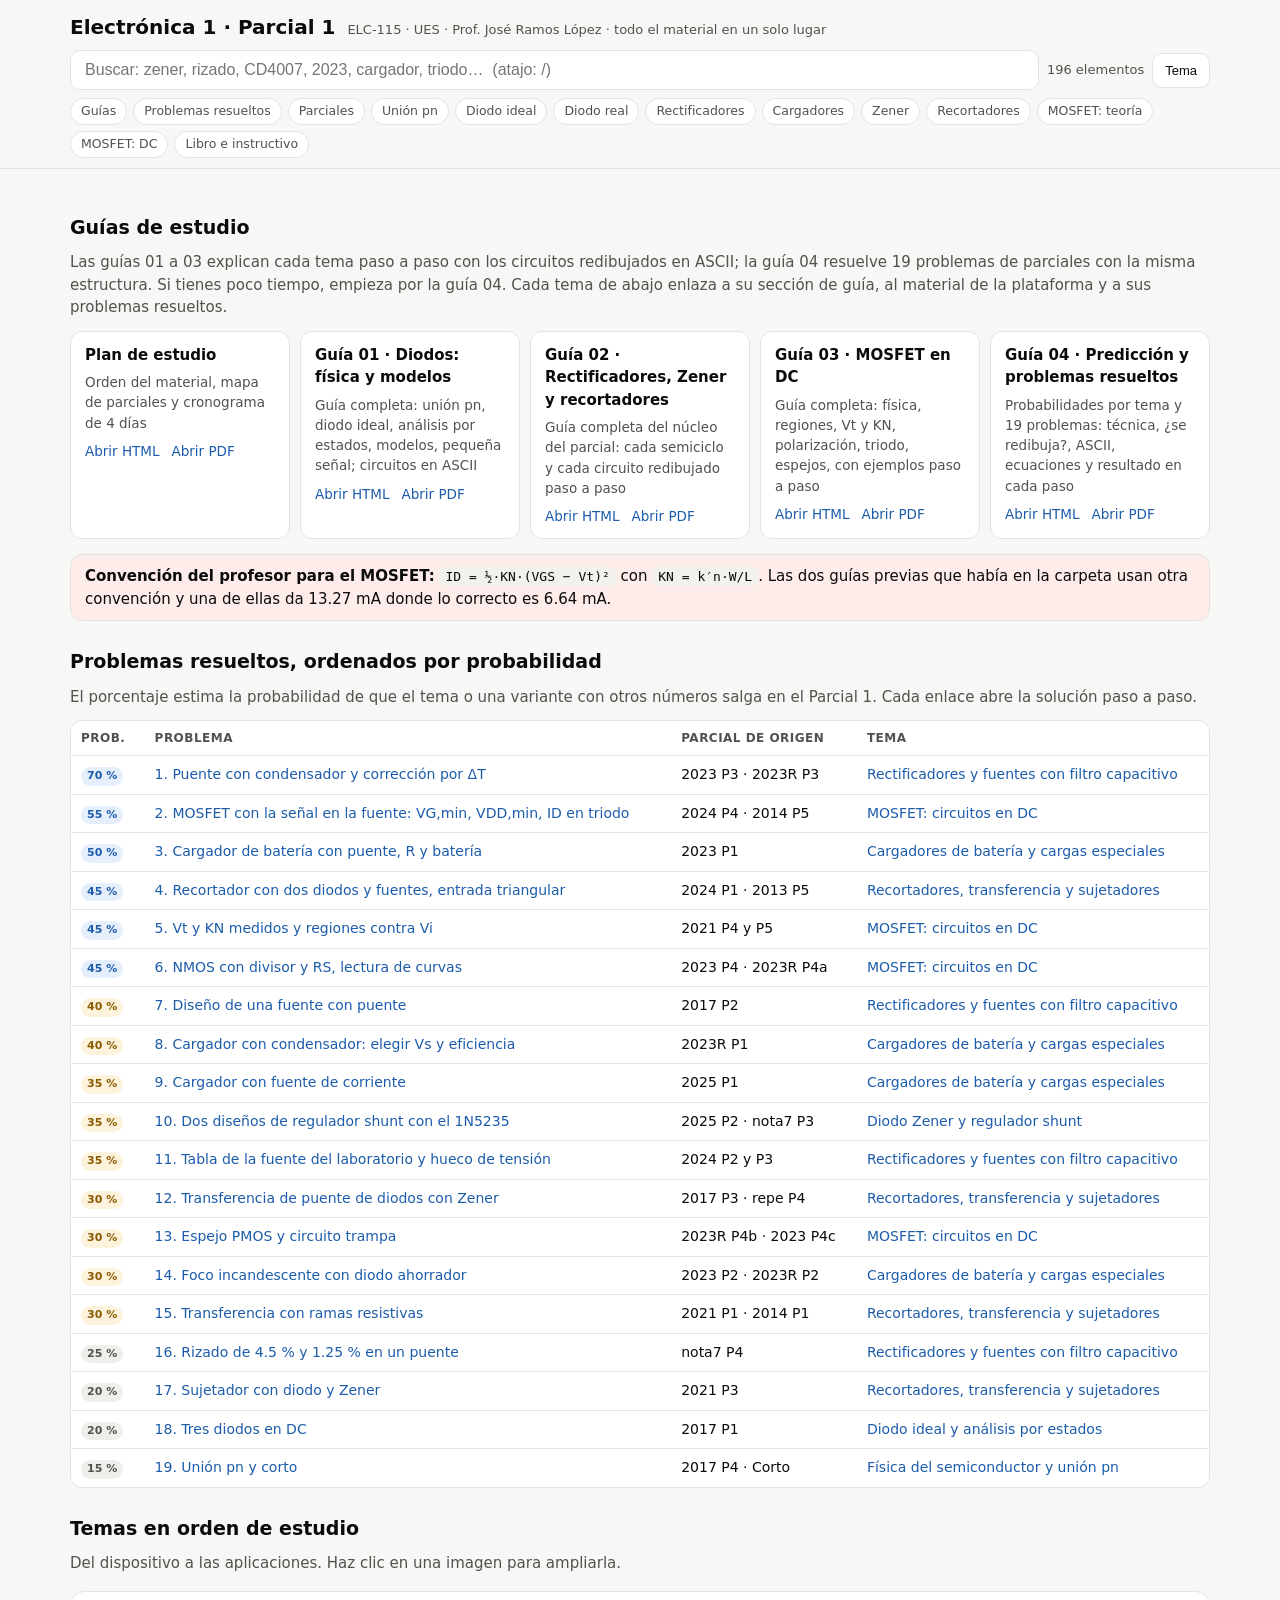
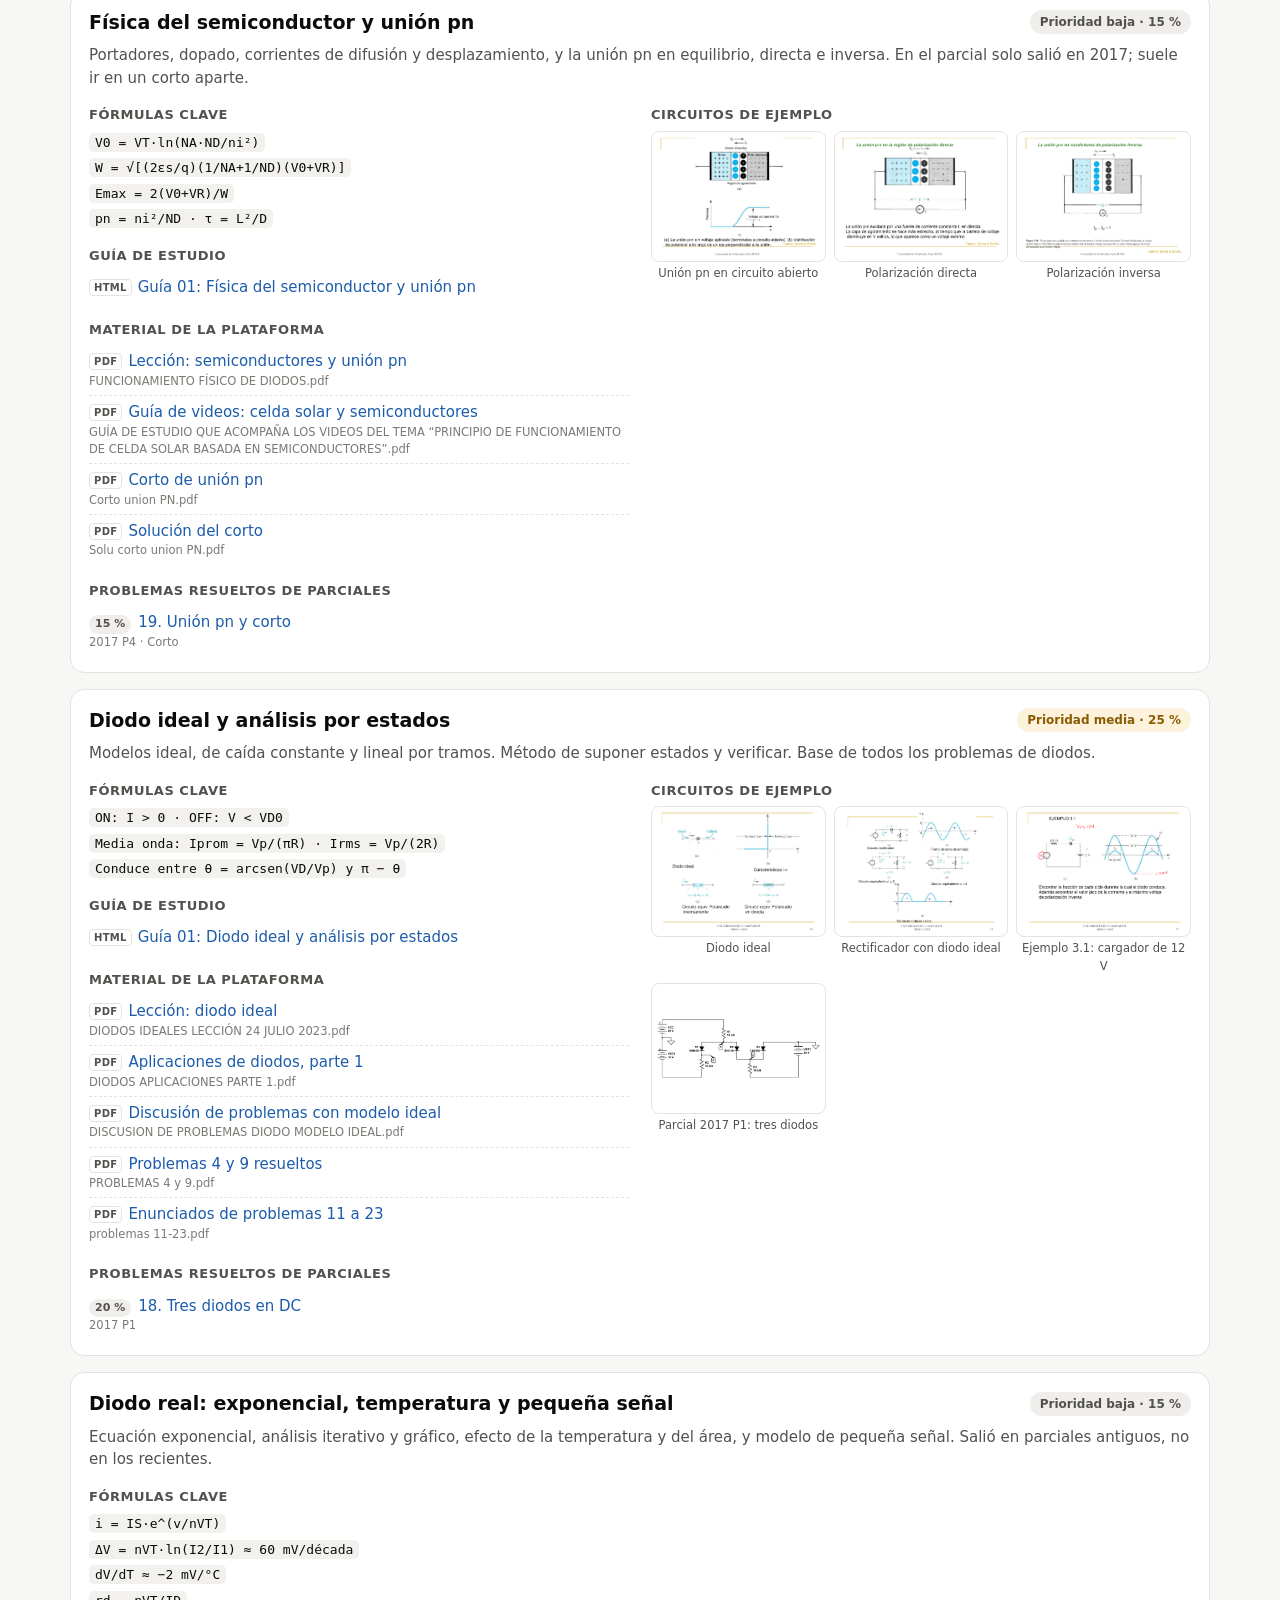
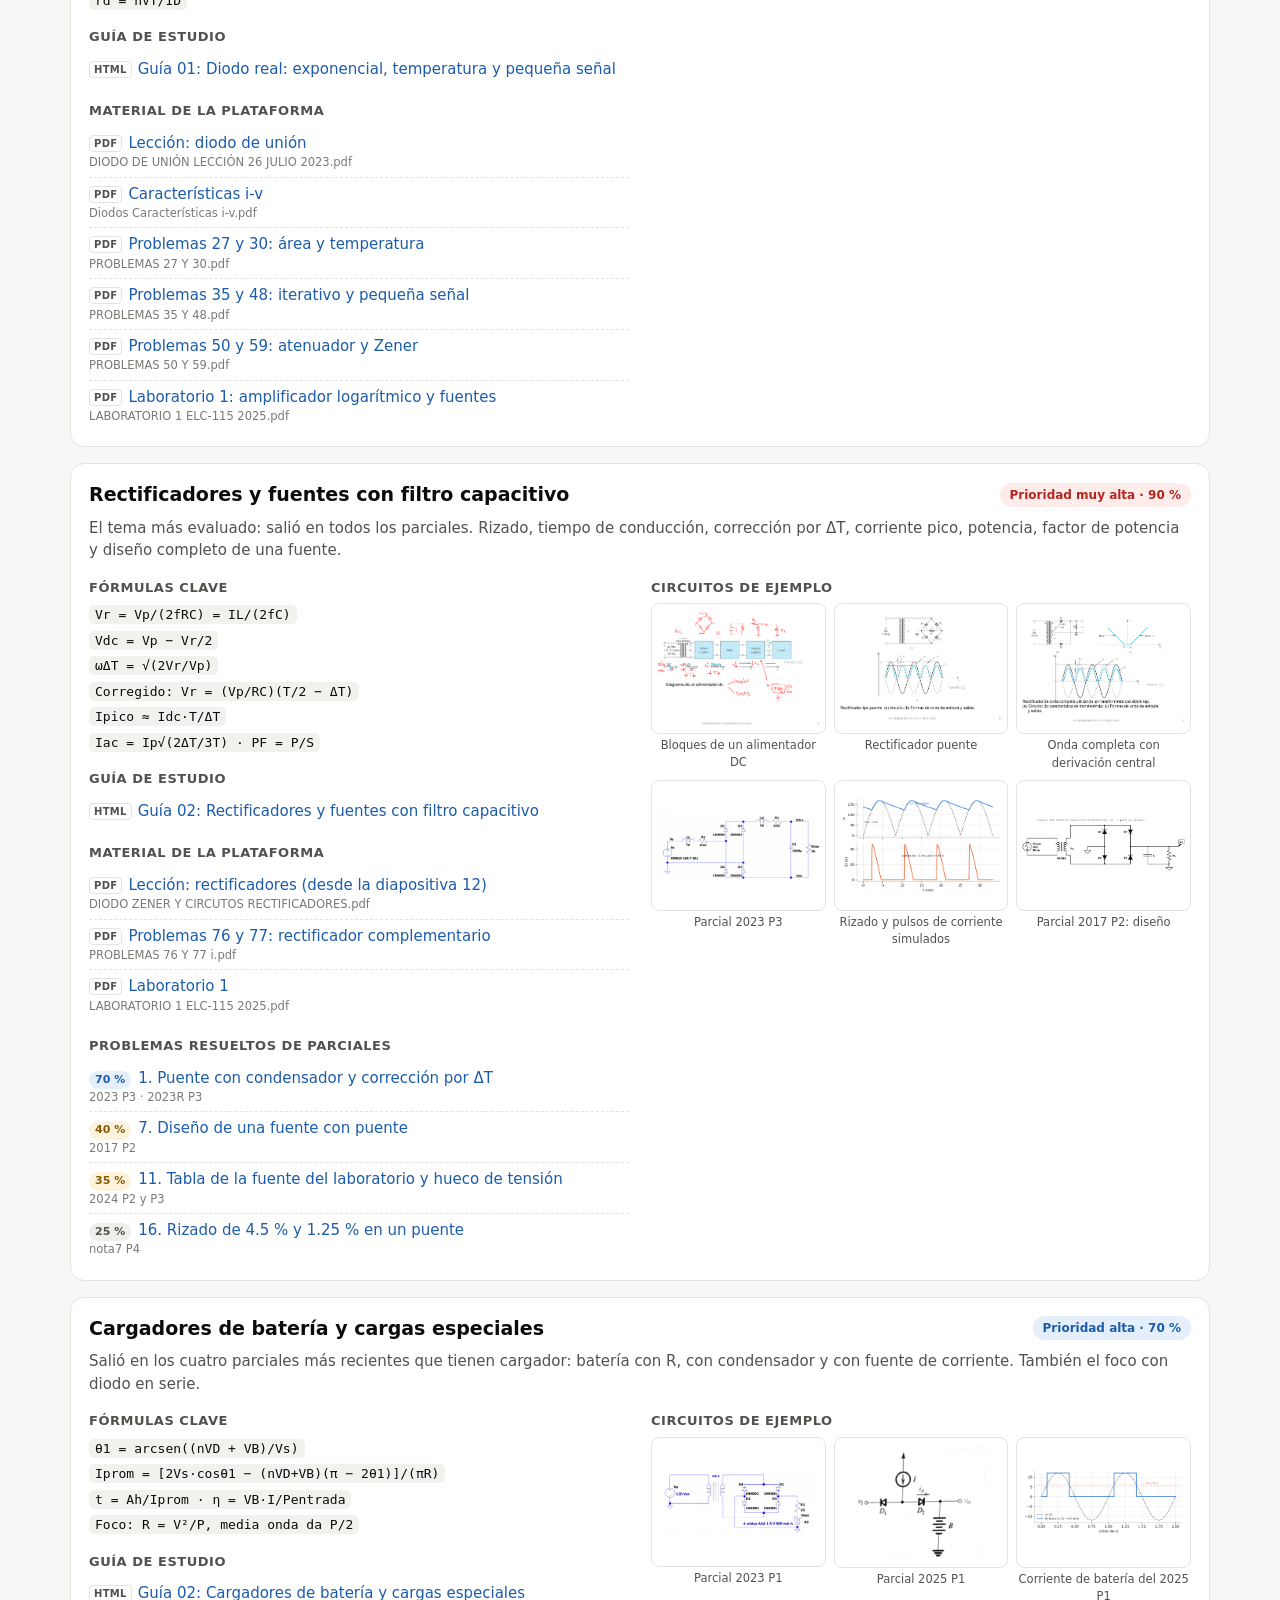
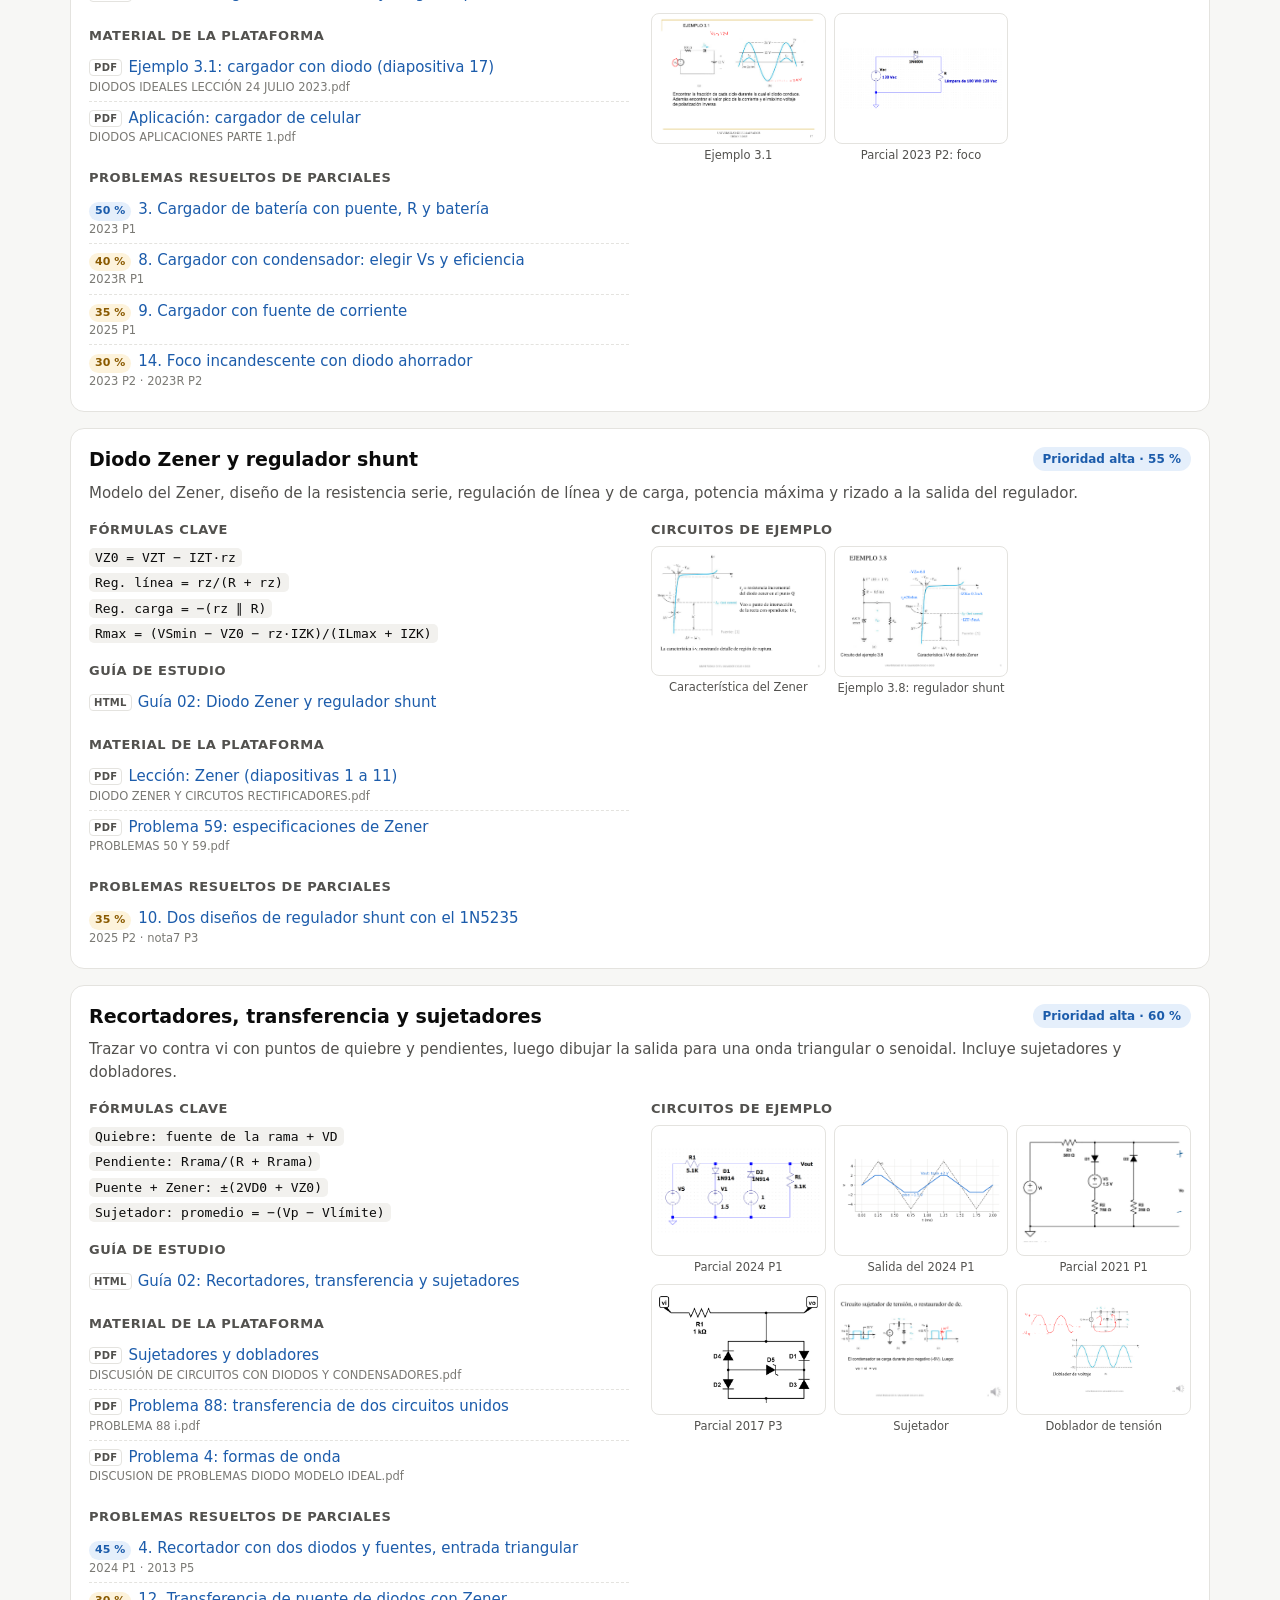
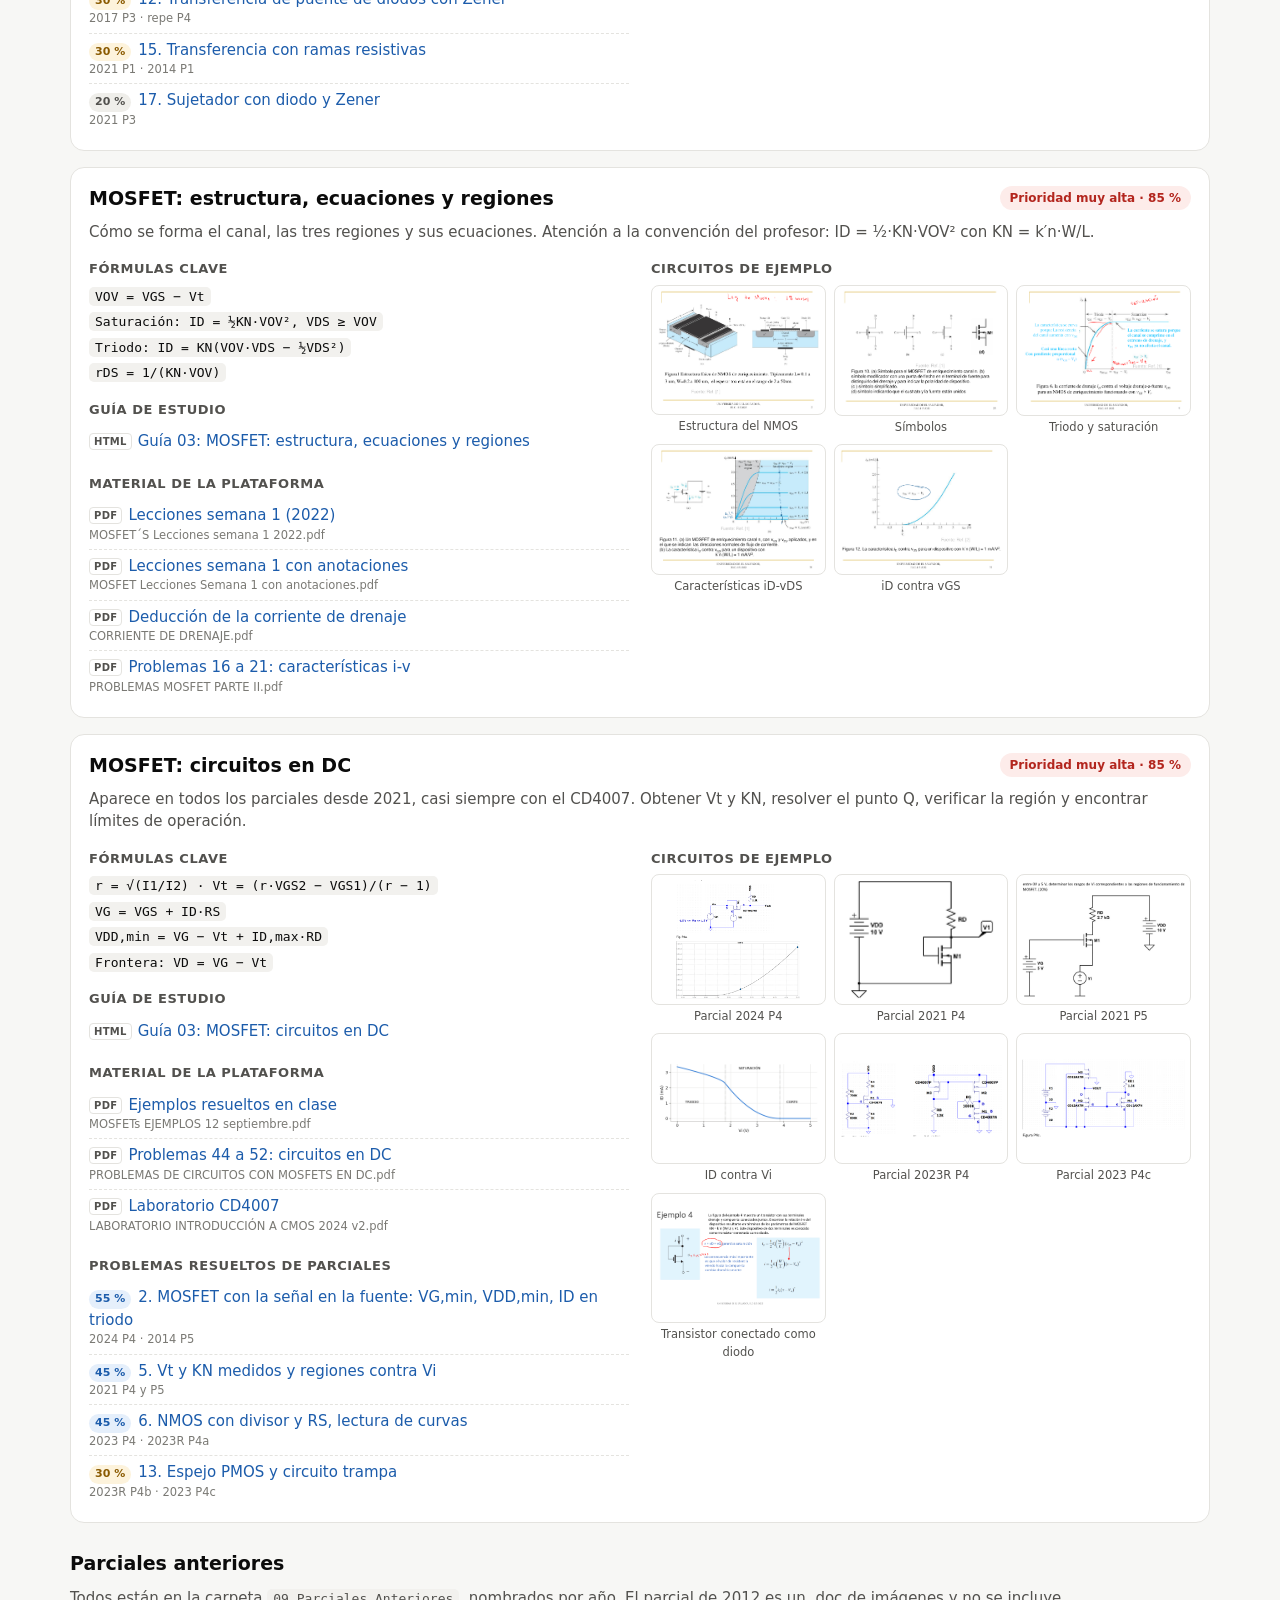
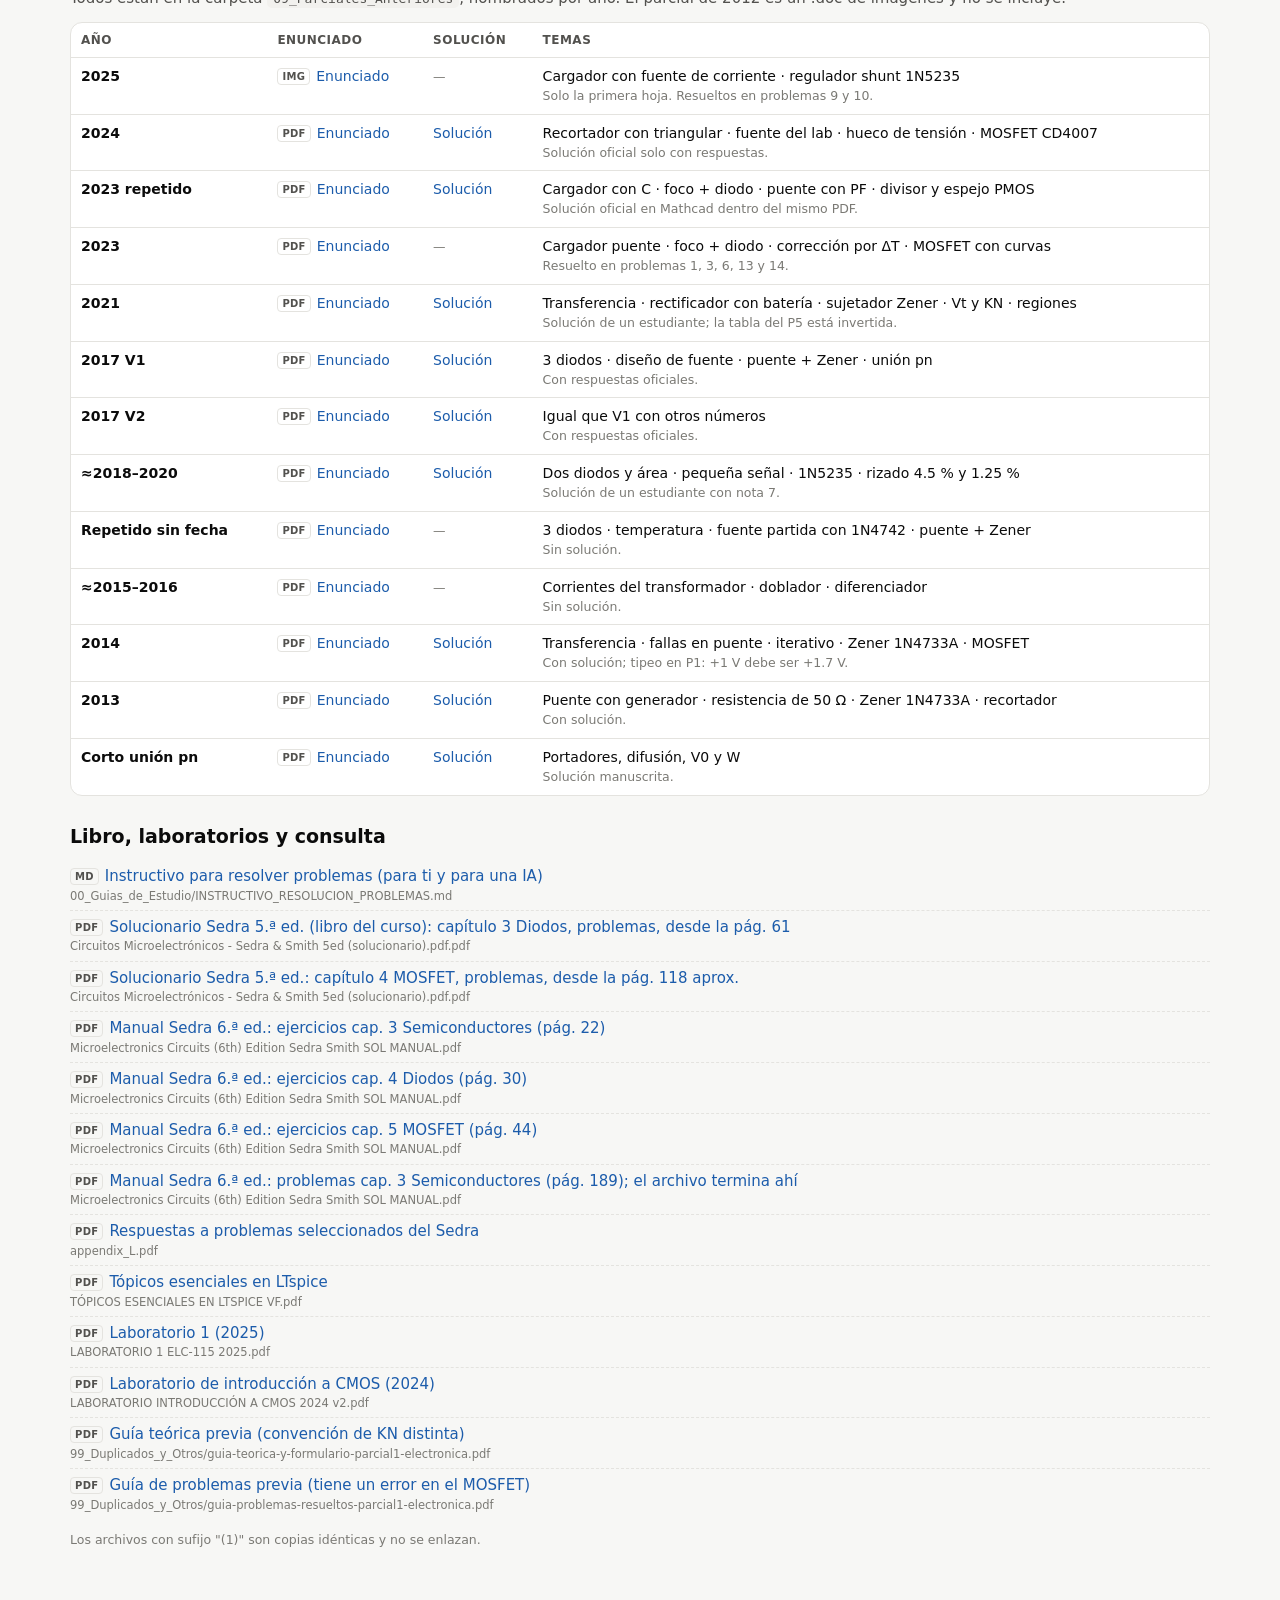
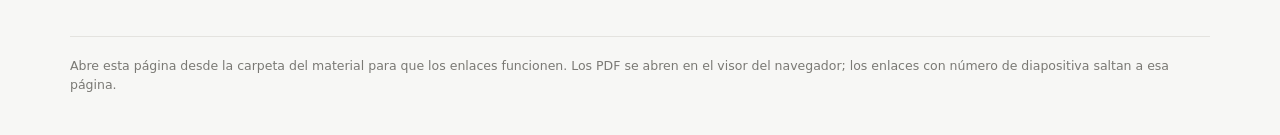
<file: index.html>
<!doctype html>
<html lang="es"><head><meta charset="utf-8"><meta name="viewport" content="width=device-width, initial-scale=1">
<title>Electrónica 1 · Parcial 1</title>
<style>
:root{--bg:#f7f7f5;--card:#ffffff;--ink:#0b0b0b;--ink2:#52514e;--muted:#7a7974;--line:#e4e3df;--acc:#1c5cab;--accbg:#eef4fc;--code:#f2f1ee;
--p4:#b3261e;--p4bg:#fdecea;--p3:#1c5cab;--p3bg:#e5effb;--p2:#8a5a00;--p2bg:#fdf3dc;--p1:#52514e;--p1bg:#efeeea;--hl:#fff2a8;color-scheme:light}
@media (prefers-color-scheme:dark){:root:not([data-theme="light"]){--bg:#141413;--card:#1e1e1d;--ink:#f4f3ee;--ink2:#c3c2b7;--muted:#9a998f;--line:#34332f;--acc:#86b6ef;--accbg:#1b2a3d;--code:#2a2a28;
--p4:#f2a39c;--p4bg:#3a1d1b;--p3:#86b6ef;--p3bg:#1b2a3d;--p2:#f0c56b;--p2bg:#382c12;--p1:#c3c2b7;--p1bg:#2a2a28;--hl:#5a4d00;color-scheme:dark}}
:root[data-theme="dark"]{--bg:#141413;--card:#1e1e1d;--ink:#f4f3ee;--ink2:#c3c2b7;--muted:#9a998f;--line:#34332f;--acc:#86b6ef;--accbg:#1b2a3d;--code:#2a2a28;
--p4:#f2a39c;--p4bg:#3a1d1b;--p3:#86b6ef;--p3bg:#1b2a3d;--p2:#f0c56b;--p2bg:#382c12;--p1:#c3c2b7;--p1bg:#2a2a28;--hl:#5a4d00;color-scheme:dark}
*{box-sizing:border-box}
body{margin:0;background:var(--bg);color:var(--ink);font:15px/1.5 system-ui,-apple-system,"Segoe UI",Roboto,"DejaVu Sans",sans-serif}
a{color:var(--acc);text-decoration:none} a:hover{text-decoration:underline}
.wrap{max-width:1180px;margin:0 auto;padding:0 20px}
.top{position:sticky;top:0;z-index:10;background:var(--bg);border-bottom:1px solid var(--line);padding:12px 0 10px}
.top .wrap{display:flex;flex-direction:column;gap:8px}
.brand{display:flex;align-items:baseline;gap:12px;flex-wrap:wrap}
.brand h1{font-size:20px;margin:0}
.brand span{color:var(--ink2);font-size:13px}
.searchrow{display:flex;gap:8px;align-items:center}
#q{flex:1;min-width:0;font-size:16px;padding:10px 14px;border:1px solid var(--line);border-radius:10px;background:var(--card);color:var(--ink)}
#q:focus{outline:2px solid var(--acc);outline-offset:1px}
#count{color:var(--ink2);font-size:13px;white-space:nowrap}
#theme{border:1px solid var(--line);background:var(--card);color:var(--ink);border-radius:10px;padding:9px 12px;cursor:pointer;font-size:13px}
nav.chips{display:flex;gap:6px;flex-wrap:wrap}
@media (max-width:640px){nav.chips{flex-wrap:nowrap;overflow-x:auto;padding-bottom:4px}nav.chips a{white-space:nowrap}.brand span{display:none}.topic{scroll-margin-top:120px}}
nav.chips a{font-size:12.5px;padding:3px 10px;border:1px solid var(--line);border-radius:14px;background:var(--card);color:var(--ink2)}
nav.chips a:hover{border-color:var(--acc);color:var(--acc);text-decoration:none}
main{padding:18px 0 60px}
h2{font-size:19px;margin:0}
h3{font-size:13px;text-transform:uppercase;letter-spacing:.04em;color:var(--ink2);margin:16px 0 6px}
.block{margin:26px 0}
.block>h2{margin-bottom:10px}
.lead{color:var(--ink2);margin:4px 0 12px}
.guides{display:grid;grid-template-columns:repeat(auto-fill,minmax(210px,1fr));gap:10px}
.gcard{background:var(--card);border:1px solid var(--line);border-radius:12px;padding:12px 14px}
.gcard .gt{font-weight:600;color:var(--ink)} .gcard p{margin:6px 0 8px;color:var(--ink2);font-size:13.5px}
.gl{display:flex;gap:12px;font-size:13.5px}
.topic{background:var(--card);border:1px solid var(--line);border-radius:14px;padding:16px 18px;margin:16px 0;scroll-margin-top:150px}
.th{display:flex;justify-content:space-between;align-items:center;gap:10px;flex-wrap:wrap}
.pri{font-size:12px;font-weight:600;padding:3px 10px;border-radius:12px}
.pri.p4{color:var(--p4);background:var(--p4bg)} .pri.p3{color:var(--p3);background:var(--p3bg)} .pri.p2{color:var(--p2);background:var(--p2bg)} .pri.p1{color:var(--p1);background:var(--p1bg)}
.res{margin:8px 0 0;color:var(--ink2)}
.cols{display:grid;grid-template-columns:minmax(0,1fr) minmax(0,1fr);gap:22px}
@media (max-width:820px){.cols{grid-template-columns:1fr}}
ul.fl,ul.links{list-style:none;margin:0;padding:0}
ul.fl li{margin:3px 0} code{font-family:"DejaVu Sans Mono",ui-monospace,monospace;font-size:13px;background:var(--code);padding:2px 6px;border-radius:5px;overflow-wrap:anywhere}
ul.links li{padding:5px 0;border-bottom:1px dashed var(--line);display:flex;flex-direction:column}
ul.links li:last-child{border-bottom:0}
.fn{font-size:11.5px;color:var(--muted);overflow-wrap:anywhere}
.ft{display:inline-block;font-size:10px;font-weight:700;letter-spacing:.03em;color:var(--ink2);border:1px solid var(--line);border-radius:4px;padding:0 4px;margin-right:6px;vertical-align:1px}
.lv{display:inline-block;min-width:40px;text-align:center;font-size:11px;font-weight:700;border-radius:10px;padding:1px 6px;margin-right:7px}
.lv.alta{color:var(--p3);background:var(--p3bg)} .lv.media{color:var(--p2);background:var(--p2bg)} .lv.baja{color:var(--p1);background:var(--p1bg)}
.thumbs{display:grid;grid-template-columns:repeat(auto-fill,minmax(150px,1fr));gap:8px}
.thumbs figure{margin:0}
.zoom{display:block;width:100%;padding:4px;border:1px solid var(--line);border-radius:8px;background:#fff;cursor:zoom-in;aspect-ratio:4/3}
.zoom img{width:100%;height:100%;object-fit:contain;display:block}
.thumbs figcaption{font-size:11.5px;color:var(--ink2);text-align:center;margin-top:3px}
.tablewrap{overflow-x:auto;background:var(--card);border:1px solid var(--line);border-radius:12px}
table{border-collapse:collapse;width:100%;font-size:14px}
th,td{padding:8px 10px;border-bottom:1px solid var(--line);text-align:left;vertical-align:top}
th{font-size:12px;text-transform:uppercase;letter-spacing:.04em;color:var(--ink2)}
tr:last-child td{border-bottom:0}
.muted{color:var(--muted);font-size:12.5px}
.warn{background:var(--p4bg);border:1px solid var(--line);border-radius:12px;padding:10px 14px;color:var(--ink)}
.hidden{display:none!important}
mark{background:var(--hl);color:inherit;border-radius:2px}
#empty{padding:30px;text-align:center;color:var(--ink2)}
#lb{position:fixed;inset:0;background:rgba(0,0,0,.82);display:flex;flex-direction:column;align-items:center;justify-content:center;z-index:50;padding:20px;cursor:zoom-out}
#lb img{max-width:96vw;max-height:84vh;background:#fff;border-radius:8px;padding:6px}
#lb p{color:#fff;margin:10px 0 0;text-align:center}
footer{color:var(--muted);font-size:12.5px;padding:20px 0 40px;border-top:1px solid var(--line)}
</style></head>
<body>
<div class="top"><div class="wrap">
  <div class="brand"><h1>Electrónica 1 · Parcial 1</h1><span>ELC-115 · UES · Prof. José Ramos López · todo el material en un solo lugar</span></div>
  <div class="searchrow"><input id="q" type="search" placeholder="Buscar: zener, rizado, CD4007, 2023, cargador, triodo…  (atajo: /)" autocomplete="off"><span id="count"></span><button id="theme" type="button">Tema</button></div>
  <nav class="chips"><a href="#guias">Guías</a><a href="#problemas">Problemas resueltos</a><a href="#parciales">Parciales</a><a href="#t-fisica">Unión pn</a><a href="#t-ideal">Diodo ideal</a><a href="#t-real">Diodo real</a><a href="#t-rect">Rectificadores</a><a href="#t-carg">Cargadores</a><a href="#t-zener">Zener</a><a href="#t-recort">Recortadores</a><a href="#t-mosfet">MOSFET: teoría</a><a href="#t-mosdc">MOSFET: DC</a><a href="#consulta">Libro e instructivo</a></nav>
</div></div>
<div class="wrap"><main>

<section class="block" id="guias"><h2>Guías de estudio</h2>
<p class="lead">Las guías 01 a 03 explican cada tema paso a paso con los circuitos redibujados en ASCII; la guía 04 resuelve 19 problemas de parciales con la misma estructura. Si tienes poco tiempo, empieza por la guía 04. Cada tema de abajo enlaza a su sección de guía, al material de la plataforma y a sus problemas resueltos.</p>
<div class="guides"><div class="gcard item" data-k="guia Orden del material, mapa de parciales y cronograma de 4 días"><a class="gt" href="00_Guias_de_Estudio/00_Plan_de_Estudio.html">Plan de estudio</a><p>Orden del material, mapa de parciales y cronograma de 4 días</p><div class="gl"><a href="00_Guias_de_Estudio/00_Plan_de_Estudio.html">Abrir HTML</a><a href="00_Guias_de_Estudio/00_Plan_de_Estudio.pdf">Abrir PDF</a></div></div>
<div class="gcard item" data-k="guia Guía completa: unión pn, diodo ideal, análisis por estados, modelos, pequeña señal; circuitos en ASCII"><a class="gt" href="00_Guias_de_Estudio/01_Guia_Diodos_Fisica_y_Modelos.html">Guía 01 · Diodos: física y modelos</a><p>Guía completa: unión pn, diodo ideal, análisis por estados, modelos, pequeña señal; circuitos en ASCII</p><div class="gl"><a href="00_Guias_de_Estudio/01_Guia_Diodos_Fisica_y_Modelos.html">Abrir HTML</a><a href="00_Guias_de_Estudio/01_Guia_Diodos_Fisica_y_Modelos.pdf">Abrir PDF</a></div></div>
<div class="gcard item" data-k="guia Guía completa del núcleo del parcial: cada semiciclo y cada circuito redibujado paso a paso"><a class="gt" href="00_Guias_de_Estudio/02_Guia_Rectificadores_Zener_Recortadores.html">Guía 02 · Rectificadores, Zener y recortadores</a><p>Guía completa del núcleo del parcial: cada semiciclo y cada circuito redibujado paso a paso</p><div class="gl"><a href="00_Guias_de_Estudio/02_Guia_Rectificadores_Zener_Recortadores.html">Abrir HTML</a><a href="00_Guias_de_Estudio/02_Guia_Rectificadores_Zener_Recortadores.pdf">Abrir PDF</a></div></div>
<div class="gcard item" data-k="guia Guía completa: física, regiones, Vt y KN, polarización, triodo, espejos, con ejemplos paso a paso"><a class="gt" href="00_Guias_de_Estudio/03_Guia_MOSFET.html">Guía 03 · MOSFET en DC</a><p>Guía completa: física, regiones, Vt y KN, polarización, triodo, espejos, con ejemplos paso a paso</p><div class="gl"><a href="00_Guias_de_Estudio/03_Guia_MOSFET.html">Abrir HTML</a><a href="00_Guias_de_Estudio/03_Guia_MOSFET.pdf">Abrir PDF</a></div></div>
<div class="gcard item" data-k="guia Probabilidades por tema y 19 problemas: técnica, ¿se redibuja?, ASCII, ecuaciones y resultado en cada paso"><a class="gt" href="00_Guias_de_Estudio/04_Prediccion_y_Problemas_Resueltos.html">Guía 04 · Predicción y problemas resueltos</a><p>Probabilidades por tema y 19 problemas: técnica, ¿se redibuja?, ASCII, ecuaciones y resultado en cada paso</p><div class="gl"><a href="00_Guias_de_Estudio/04_Prediccion_y_Problemas_Resueltos.html">Abrir HTML</a><a href="00_Guias_de_Estudio/04_Prediccion_y_Problemas_Resueltos.pdf">Abrir PDF</a></div></div></div>
<p class="warn item" data-k="convencion KN mosfet error guia previa"><b>Convención del profesor para el MOSFET:</b> <code>ID = ½·KN·(VGS − Vt)²</code> con <code>KN = k′n·W/L</code>. Las dos guías previas que había en la carpeta usan otra convención y una de ellas da 13.27 mA donde lo correcto es 6.64 mA.</p>
</section>

<section class="block" id="problemas"><h2>Problemas resueltos, ordenados por probabilidad</h2>
<p class="lead">El porcentaje estima la probabilidad de que el tema o una variante con otros números salga en el Parcial 1. Cada enlace abre la solución paso a paso.</p>
<div class="tablewrap"><table><thead><tr><th>Prob.</th><th>Problema</th><th>Parcial de origen</th><th>Tema</th></tr></thead><tbody>
<tr class="item" data-k="Rectificadores y fuentes con filtro capacitivo 2023 P3 · 2023R P3"><td><span class="lv alta">70 %</span></td><td><a href="00_Guias_de_Estudio/04_Prediccion_y_Problemas_Resueltos.html#p1">1. Puente con condensador y corrección por ΔT</a></td><td>2023 P3 · 2023R P3</td><td><a href="#t-rect">Rectificadores y fuentes con filtro capacitivo</a></td></tr>
<tr class="item" data-k="MOSFET: circuitos en DC 2024 P4 · 2014 P5"><td><span class="lv alta">55 %</span></td><td><a href="00_Guias_de_Estudio/04_Prediccion_y_Problemas_Resueltos.html#p2">2. MOSFET con la señal en la fuente: VG,min, VDD,min, ID en triodo</a></td><td>2024 P4 · 2014 P5</td><td><a href="#t-mosdc">MOSFET: circuitos en DC</a></td></tr>
<tr class="item" data-k="Cargadores de batería y cargas especiales 2023 P1"><td><span class="lv alta">50 %</span></td><td><a href="00_Guias_de_Estudio/04_Prediccion_y_Problemas_Resueltos.html#p3">3. Cargador de batería con puente, R y batería</a></td><td>2023 P1</td><td><a href="#t-carg">Cargadores de batería y cargas especiales</a></td></tr>
<tr class="item" data-k="Recortadores, transferencia y sujetadores 2024 P1 · 2013 P5"><td><span class="lv alta">45 %</span></td><td><a href="00_Guias_de_Estudio/04_Prediccion_y_Problemas_Resueltos.html#p4">4. Recortador con dos diodos y fuentes, entrada triangular</a></td><td>2024 P1 · 2013 P5</td><td><a href="#t-recort">Recortadores, transferencia y sujetadores</a></td></tr>
<tr class="item" data-k="MOSFET: circuitos en DC 2021 P4 y P5"><td><span class="lv alta">45 %</span></td><td><a href="00_Guias_de_Estudio/04_Prediccion_y_Problemas_Resueltos.html#p5">5. Vt y KN medidos y regiones contra Vi</a></td><td>2021 P4 y P5</td><td><a href="#t-mosdc">MOSFET: circuitos en DC</a></td></tr>
<tr class="item" data-k="MOSFET: circuitos en DC 2023 P4 · 2023R P4a"><td><span class="lv alta">45 %</span></td><td><a href="00_Guias_de_Estudio/04_Prediccion_y_Problemas_Resueltos.html#p6">6. NMOS con divisor y RS, lectura de curvas</a></td><td>2023 P4 · 2023R P4a</td><td><a href="#t-mosdc">MOSFET: circuitos en DC</a></td></tr>
<tr class="item" data-k="Rectificadores y fuentes con filtro capacitivo 2017 P2"><td><span class="lv media">40 %</span></td><td><a href="00_Guias_de_Estudio/04_Prediccion_y_Problemas_Resueltos.html#p7">7. Diseño de una fuente con puente</a></td><td>2017 P2</td><td><a href="#t-rect">Rectificadores y fuentes con filtro capacitivo</a></td></tr>
<tr class="item" data-k="Cargadores de batería y cargas especiales 2023R P1"><td><span class="lv media">40 %</span></td><td><a href="00_Guias_de_Estudio/04_Prediccion_y_Problemas_Resueltos.html#p8">8. Cargador con condensador: elegir Vs y eficiencia</a></td><td>2023R P1</td><td><a href="#t-carg">Cargadores de batería y cargas especiales</a></td></tr>
<tr class="item" data-k="Cargadores de batería y cargas especiales 2025 P1"><td><span class="lv media">35 %</span></td><td><a href="00_Guias_de_Estudio/04_Prediccion_y_Problemas_Resueltos.html#p9">9. Cargador con fuente de corriente</a></td><td>2025 P1</td><td><a href="#t-carg">Cargadores de batería y cargas especiales</a></td></tr>
<tr class="item" data-k="Diodo Zener y regulador shunt 2025 P2 · nota7 P3"><td><span class="lv media">35 %</span></td><td><a href="00_Guias_de_Estudio/04_Prediccion_y_Problemas_Resueltos.html#p10">10. Dos diseños de regulador shunt con el 1N5235</a></td><td>2025 P2 · nota7 P3</td><td><a href="#t-zener">Diodo Zener y regulador shunt</a></td></tr>
<tr class="item" data-k="Rectificadores y fuentes con filtro capacitivo 2024 P2 y P3"><td><span class="lv media">35 %</span></td><td><a href="00_Guias_de_Estudio/04_Prediccion_y_Problemas_Resueltos.html#p11">11. Tabla de la fuente del laboratorio y hueco de tensión</a></td><td>2024 P2 y P3</td><td><a href="#t-rect">Rectificadores y fuentes con filtro capacitivo</a></td></tr>
<tr class="item" data-k="Recortadores, transferencia y sujetadores 2017 P3 · repe P4"><td><span class="lv media">30 %</span></td><td><a href="00_Guias_de_Estudio/04_Prediccion_y_Problemas_Resueltos.html#p12">12. Transferencia de puente de diodos con Zener</a></td><td>2017 P3 · repe P4</td><td><a href="#t-recort">Recortadores, transferencia y sujetadores</a></td></tr>
<tr class="item" data-k="MOSFET: circuitos en DC 2023R P4b · 2023 P4c"><td><span class="lv media">30 %</span></td><td><a href="00_Guias_de_Estudio/04_Prediccion_y_Problemas_Resueltos.html#p13">13. Espejo PMOS y circuito trampa</a></td><td>2023R P4b · 2023 P4c</td><td><a href="#t-mosdc">MOSFET: circuitos en DC</a></td></tr>
<tr class="item" data-k="Cargadores de batería y cargas especiales 2023 P2 · 2023R P2"><td><span class="lv media">30 %</span></td><td><a href="00_Guias_de_Estudio/04_Prediccion_y_Problemas_Resueltos.html#p14">14. Foco incandescente con diodo ahorrador</a></td><td>2023 P2 · 2023R P2</td><td><a href="#t-carg">Cargadores de batería y cargas especiales</a></td></tr>
<tr class="item" data-k="Recortadores, transferencia y sujetadores 2021 P1 · 2014 P1"><td><span class="lv media">30 %</span></td><td><a href="00_Guias_de_Estudio/04_Prediccion_y_Problemas_Resueltos.html#p15">15. Transferencia con ramas resistivas</a></td><td>2021 P1 · 2014 P1</td><td><a href="#t-recort">Recortadores, transferencia y sujetadores</a></td></tr>
<tr class="item" data-k="Rectificadores y fuentes con filtro capacitivo nota7 P4"><td><span class="lv baja">25 %</span></td><td><a href="00_Guias_de_Estudio/04_Prediccion_y_Problemas_Resueltos.html#p16">16. Rizado de 4.5 % y 1.25 % en un puente</a></td><td>nota7 P4</td><td><a href="#t-rect">Rectificadores y fuentes con filtro capacitivo</a></td></tr>
<tr class="item" data-k="Recortadores, transferencia y sujetadores 2021 P3"><td><span class="lv baja">20 %</span></td><td><a href="00_Guias_de_Estudio/04_Prediccion_y_Problemas_Resueltos.html#p17">17. Sujetador con diodo y Zener</a></td><td>2021 P3</td><td><a href="#t-recort">Recortadores, transferencia y sujetadores</a></td></tr>
<tr class="item" data-k="Diodo ideal y análisis por estados 2017 P1"><td><span class="lv baja">20 %</span></td><td><a href="00_Guias_de_Estudio/04_Prediccion_y_Problemas_Resueltos.html#p18">18. Tres diodos en DC</a></td><td>2017 P1</td><td><a href="#t-ideal">Diodo ideal y análisis por estados</a></td></tr>
<tr class="item" data-k="Física del semiconductor y unión pn 2017 P4 · Corto"><td><span class="lv baja">15 %</span></td><td><a href="00_Guias_de_Estudio/04_Prediccion_y_Problemas_Resueltos.html#p19">19. Unión pn y corto</a></td><td>2017 P4 · Corto</td><td><a href="#t-fisica">Física del semiconductor y unión pn</a></td></tr>
</tbody></table></div></section>

<section class="block" id="temas"><h2>Temas en orden de estudio</h2>
<p class="lead">Del dispositivo a las aplicaciones. Haz clic en una imagen para ampliarla.</p>
<section class="topic" id="t-fisica" data-topic="fisica">
<header class="th"><h2>Física del semiconductor y unión pn</h2><span class="pri p1">Prioridad baja · 15 %</span></header>
<p class="res item" data-k="semiconductor intrinseco dopado portadores difusion desplazamiento deriva union pn potencial contacto V0 agotamiento W campo Emax einstein">Portadores, dopado, corrientes de difusión y desplazamiento, y la unión pn en equilibrio, directa e inversa. En el parcial solo salió en 2017; suele ir en un corto aparte.</p>
<div class="cols">
<div class="col">
<h3>Fórmulas clave</h3><ul class="fl"><li class="item"><code>V0 = VT·ln(NA·ND/ni²)</code></li><li class="item"><code>W = √[(2εs/q)(1/NA+1/ND)(V0+VR)]</code></li><li class="item"><code>Emax = 2(V0+VR)/W</code></li><li class="item"><code>pn = ni²/ND · τ = L²/D</code></li></ul>
<h3>Guía de estudio</h3><ul class="links"><li class="item" data-k="semiconductor intrinseco dopado portadores difusion desplazamiento deriva union pn potencial contacto V0 agotamiento W campo Emax einstein guia teoria"><a href="00_Guias_de_Estudio/01_Guia_Diodos_Fisica_y_Modelos.html#s1"><span class="ft">HTML</span>Guía 01: Física del semiconductor y unión pn</a></li></ul>
<h3>Material de la plataforma</h3><ul class="links">
<li class="item" data-k="semiconductor intrinseco dopado portadores difusion desplazamiento deriva union pn potencial contacto V0 agotamiento W campo Emax einstein FUNCIONAMIENTO FÍSICO DE DIODOS.pdf"><a href="01_Fisica_Semiconductores_Union_PN/01%20-%20FUNCIONAMIENTO%20F%C3%8DSICO%20DE%20DIODOS.pdf"><span class="ft">PDF</span>Lección: semiconductores y unión pn</a><span class="fn">FUNCIONAMIENTO FÍSICO DE DIODOS.pdf</span></li>
<li class="item" data-k="semiconductor intrinseco dopado portadores difusion desplazamiento deriva union pn potencial contacto V0 agotamiento W campo Emax einstein GUÍA DE ESTUDIO QUE ACOMPAÑA LOS VIDEOS DEL TEMA “PRINCIPIO DE FUNCIONAMIENTO DE CELDA SOLAR BASADA EN SEMICONDUCTORES”.pdf"><a href="01_Fisica_Semiconductores_Union_PN/02%20-%20GU%C3%8DA%20DE%20ESTUDIO%20QUE%20ACOMPA%C3%91A%20LOS%20VIDEOS%20DEL%20TEMA%20%E2%80%9CPRINCIPIO%20DE%20FUNCIONAMIENTO%20DE%20CELDA%20SOLAR%20BASADA%20EN%20SEMICONDUCTORES%E2%80%9D.pdf"><span class="ft">PDF</span>Guía de videos: celda solar y semiconductores</a><span class="fn">GUÍA DE ESTUDIO QUE ACOMPAÑA LOS VIDEOS DEL TEMA “PRINCIPIO DE FUNCIONAMIENTO DE CELDA SOLAR BASADA EN SEMICONDUCTORES”.pdf</span></li>
<li class="item" data-k="semiconductor intrinseco dopado portadores difusion desplazamiento deriva union pn potencial contacto V0 agotamiento W campo Emax einstein Parciales_anteriores/Corto union PN.pdf"><a href="09_Parciales_Anteriores/Corto%20-%20Union%20PN%20%28enunciado%29.pdf"><span class="ft">PDF</span>Corto de unión pn</a><span class="fn">Corto union PN.pdf</span></li>
<li class="item" data-k="semiconductor intrinseco dopado portadores difusion desplazamiento deriva union pn potencial contacto V0 agotamiento W campo Emax einstein Parciales_anteriores/Solu corto union PN.pdf"><a href="09_Parciales_Anteriores/Corto%20-%20Union%20PN%20%28solucion%29.pdf"><span class="ft">PDF</span>Solución del corto</a><span class="fn">Solu corto union PN.pdf</span></li>
</ul>
<h3>Problemas resueltos de parciales</h3><ul class="links">
<li class="item" data-k="semiconductor intrinseco dopado portadores difusion desplazamiento deriva union pn potencial contacto V0 agotamiento W campo Emax einstein 2017 P4 · Corto problema resuelto"><a href="00_Guias_de_Estudio/04_Prediccion_y_Problemas_Resueltos.html#p19"><span class="lv baja">15 %</span>19. Unión pn y corto</a><span class="fn">2017 P4 · Corto</span></li>
</ul>
</div>
<div class="col"><h3>Circuitos de ejemplo</h3><div class="thumbs">
<figure class="item" data-k="semiconductor intrinseco dopado portadores difusion desplazamiento deriva union pn potencial contacto V0 agotamiento W campo Emax einstein circuito figura"><button class="zoom" data-src="00_Guias_de_Estudio/img/clase/union_pn.png" data-cap="Unión pn en circuito abierto" aria-label="Ampliar Unión pn en circuito abierto"><img loading="lazy" src="00_Guias_de_Estudio/img/clase/union_pn.png" alt="Unión pn en circuito abierto"></button><figcaption>Unión pn en circuito abierto</figcaption></figure>
<figure class="item" data-k="semiconductor intrinseco dopado portadores difusion desplazamiento deriva union pn potencial contacto V0 agotamiento W campo Emax einstein circuito figura"><button class="zoom" data-src="00_Guias_de_Estudio/img/clase/pn_directa.png" data-cap="Polarización directa" aria-label="Ampliar Polarización directa"><img loading="lazy" src="00_Guias_de_Estudio/img/clase/pn_directa.png" alt="Polarización directa"></button><figcaption>Polarización directa</figcaption></figure>
<figure class="item" data-k="semiconductor intrinseco dopado portadores difusion desplazamiento deriva union pn potencial contacto V0 agotamiento W campo Emax einstein circuito figura"><button class="zoom" data-src="00_Guias_de_Estudio/img/clase/pn_inversa.png" data-cap="Polarización inversa" aria-label="Ampliar Polarización inversa"><img loading="lazy" src="00_Guias_de_Estudio/img/clase/pn_inversa.png" alt="Polarización inversa"></button><figcaption>Polarización inversa</figcaption></figure>
</div></div>
</div></section>
<section class="topic" id="t-ideal" data-topic="ideal">
<header class="th"><h2>Diodo ideal y análisis por estados</h2><span class="pri p2">Prioridad media · 25 %</span></header>
<p class="res item" data-k="diodo ideal caida constante lineal por tramos suponer estados ON OFF varios diodos media onda compuerta OR">Modelos ideal, de caída constante y lineal por tramos. Método de suponer estados y verificar. Base de todos los problemas de diodos.</p>
<div class="cols">
<div class="col">
<h3>Fórmulas clave</h3><ul class="fl"><li class="item"><code>ON: I &gt; 0 · OFF: V &lt; VD0</code></li><li class="item"><code>Media onda: Iprom = Vp/(πR) · Irms = Vp/(2R)</code></li><li class="item"><code>Conduce entre θ = arcsen(VD/Vp) y π − θ</code></li></ul>
<h3>Guía de estudio</h3><ul class="links"><li class="item" data-k="diodo ideal caida constante lineal por tramos suponer estados ON OFF varios diodos media onda compuerta OR guia teoria"><a href="00_Guias_de_Estudio/01_Guia_Diodos_Fisica_y_Modelos.html#s2"><span class="ft">HTML</span>Guía 01: Diodo ideal y análisis por estados</a></li></ul>
<h3>Material de la plataforma</h3><ul class="links">
<li class="item" data-k="diodo ideal caida constante lineal por tramos suponer estados ON OFF varios diodos media onda compuerta OR DIODOS IDEALES LECCIÓN 24 JULIO 2023.pdf"><a href="02_Diodo_Ideal_y_Analisis/01%20-%20DIODOS%20IDEALES%20LECCI%C3%93N%2024%20JULIO%202023.pdf"><span class="ft">PDF</span>Lección: diodo ideal</a><span class="fn">DIODOS IDEALES LECCIÓN 24 JULIO 2023.pdf</span></li>
<li class="item" data-k="diodo ideal caida constante lineal por tramos suponer estados ON OFF varios diodos media onda compuerta OR DIODOS APLICACIONES PARTE 1.pdf"><a href="02_Diodo_Ideal_y_Analisis/02%20-%20DIODOS%20APLICACIONES%20PARTE%201.pdf"><span class="ft">PDF</span>Aplicaciones de diodos, parte 1</a><span class="fn">DIODOS APLICACIONES PARTE 1.pdf</span></li>
<li class="item" data-k="diodo ideal caida constante lineal por tramos suponer estados ON OFF varios diodos media onda compuerta OR DISCUSION DE PROBLEMAS DIODO MODELO IDEAL.pdf"><a href="02_Diodo_Ideal_y_Analisis/03%20-%20DISCUSION%20DE%20PROBLEMAS%20DIODO%20MODELO%20IDEAL.pdf"><span class="ft">PDF</span>Discusión de problemas con modelo ideal</a><span class="fn">DISCUSION DE PROBLEMAS DIODO MODELO IDEAL.pdf</span></li>
<li class="item" data-k="diodo ideal caida constante lineal por tramos suponer estados ON OFF varios diodos media onda compuerta OR PROBLEMAS 4 y 9.pdf"><a href="02_Diodo_Ideal_y_Analisis/04%20-%20PROBLEMAS%204%20y%209.pdf"><span class="ft">PDF</span>Problemas 4 y 9 resueltos</a><span class="fn">PROBLEMAS 4 y 9.pdf</span></li>
<li class="item" data-k="diodo ideal caida constante lineal por tramos suponer estados ON OFF varios diodos media onda compuerta OR problemas 11-23.pdf"><a href="02_Diodo_Ideal_y_Analisis/05%20-%20problemas%2011-23.pdf"><span class="ft">PDF</span>Enunciados de problemas 11 a 23</a><span class="fn">problemas 11-23.pdf</span></li>
</ul>
<h3>Problemas resueltos de parciales</h3><ul class="links">
<li class="item" data-k="diodo ideal caida constante lineal por tramos suponer estados ON OFF varios diodos media onda compuerta OR 2017 P1 problema resuelto"><a href="00_Guias_de_Estudio/04_Prediccion_y_Problemas_Resueltos.html#p18"><span class="lv baja">20 %</span>18. Tres diodos en DC</a><span class="fn">2017 P1</span></li>
</ul>
</div>
<div class="col"><h3>Circuitos de ejemplo</h3><div class="thumbs">
<figure class="item" data-k="diodo ideal caida constante lineal por tramos suponer estados ON OFF varios diodos media onda compuerta OR circuito figura"><button class="zoom" data-src="00_Guias_de_Estudio/img/clase/diodo_ideal.png" data-cap="Diodo ideal" aria-label="Ampliar Diodo ideal"><img loading="lazy" src="00_Guias_de_Estudio/img/clase/diodo_ideal.png" alt="Diodo ideal"></button><figcaption>Diodo ideal</figcaption></figure>
<figure class="item" data-k="diodo ideal caida constante lineal por tramos suponer estados ON OFF varios diodos media onda compuerta OR circuito figura"><button class="zoom" data-src="00_Guias_de_Estudio/img/clase/rectificador_ideal.png" data-cap="Rectificador con diodo ideal" aria-label="Ampliar Rectificador con diodo ideal"><img loading="lazy" src="00_Guias_de_Estudio/img/clase/rectificador_ideal.png" alt="Rectificador con diodo ideal"></button><figcaption>Rectificador con diodo ideal</figcaption></figure>
<figure class="item" data-k="diodo ideal caida constante lineal por tramos suponer estados ON OFF varios diodos media onda compuerta OR circuito figura"><button class="zoom" data-src="00_Guias_de_Estudio/img/clase/ej31_cargador.png" data-cap="Ejemplo 3.1: cargador de 12 V" aria-label="Ampliar Ejemplo 3.1: cargador de 12 V"><img loading="lazy" src="00_Guias_de_Estudio/img/clase/ej31_cargador.png" alt="Ejemplo 3.1: cargador de 12 V"></button><figcaption>Ejemplo 3.1: cargador de 12 V</figcaption></figure>
<figure class="item" data-k="diodo ideal caida constante lineal por tramos suponer estados ON OFF varios diodos media onda compuerta OR circuito figura"><button class="zoom" data-src="00_Guias_de_Estudio/img/f17_p1.png" data-cap="Parcial 2017 P1: tres diodos" aria-label="Ampliar Parcial 2017 P1: tres diodos"><img loading="lazy" src="00_Guias_de_Estudio/img/f17_p1.png" alt="Parcial 2017 P1: tres diodos"></button><figcaption>Parcial 2017 P1: tres diodos</figcaption></figure>
</div></div>
</div></section>
<section class="topic" id="t-real" data-topic="real">
<header class="th"><h2>Diodo real: exponencial, temperatura y pequeña señal</h2><span class="pri p1">Prioridad baja · 15 %</span></header>
<p class="res item" data-k="exponencial shockley IS VT iterativo temperatura 2 mV area pequeña señal rd atenuador logaritmico">Ecuación exponencial, análisis iterativo y gráfico, efecto de la temperatura y del área, y modelo de pequeña señal. Salió en parciales antiguos, no en los recientes.</p>
<div class="cols">
<div class="col">
<h3>Fórmulas clave</h3><ul class="fl"><li class="item"><code>i = IS·e^(v/nVT)</code></li><li class="item"><code>ΔV = nVT·ln(I2/I1) ≈ 60 mV/década</code></li><li class="item"><code>dV/dT ≈ −2 mV/°C</code></li><li class="item"><code>rd = nVT/ID</code></li></ul>
<h3>Guía de estudio</h3><ul class="links"><li class="item" data-k="exponencial shockley IS VT iterativo temperatura 2 mV area pequeña señal rd atenuador logaritmico guia teoria"><a href="00_Guias_de_Estudio/01_Guia_Diodos_Fisica_y_Modelos.html#s3"><span class="ft">HTML</span>Guía 01: Diodo real: exponencial, temperatura y pequeña señal</a></li></ul>
<h3>Material de la plataforma</h3><ul class="links">
<li class="item" data-k="exponencial shockley IS VT iterativo temperatura 2 mV area pequeña señal rd atenuador logaritmico DIODO DE UNIÓN LECCIÓN 26 JULIO 2023.pdf"><a href="03_Diodo_Real_Exponencial_Temperatura/01%20-%20DIODO%20DE%20UNI%C3%93N%20LECCI%C3%93N%2026%20JULIO%202023.pdf"><span class="ft">PDF</span>Lección: diodo de unión</a><span class="fn">DIODO DE UNIÓN LECCIÓN 26 JULIO 2023.pdf</span></li>
<li class="item" data-k="exponencial shockley IS VT iterativo temperatura 2 mV area pequeña señal rd atenuador logaritmico Diodos Características i-v.pdf"><a href="03_Diodo_Real_Exponencial_Temperatura/02%20-%20Diodos%20Caracter%C3%ADsticas%20i-v.pdf"><span class="ft">PDF</span>Características i-v</a><span class="fn">Diodos Características i-v.pdf</span></li>
<li class="item" data-k="exponencial shockley IS VT iterativo temperatura 2 mV area pequeña señal rd atenuador logaritmico PROBLEMAS 27 Y 30.pdf"><a href="03_Diodo_Real_Exponencial_Temperatura/03%20-%20PROBLEMAS%2027%20Y%2030.pdf"><span class="ft">PDF</span>Problemas 27 y 30: área y temperatura</a><span class="fn">PROBLEMAS 27 Y 30.pdf</span></li>
<li class="item" data-k="exponencial shockley IS VT iterativo temperatura 2 mV area pequeña señal rd atenuador logaritmico PROBLEMAS 35 Y 48.pdf"><a href="03_Diodo_Real_Exponencial_Temperatura/04%20-%20PROBLEMAS%2035%20Y%2048.pdf"><span class="ft">PDF</span>Problemas 35 y 48: iterativo y pequeña señal</a><span class="fn">PROBLEMAS 35 Y 48.pdf</span></li>
<li class="item" data-k="exponencial shockley IS VT iterativo temperatura 2 mV area pequeña señal rd atenuador logaritmico PROBLEMAS 50 Y 59.pdf"><a href="03_Diodo_Real_Exponencial_Temperatura/05%20-%20PROBLEMAS%2050%20Y%2059.pdf"><span class="ft">PDF</span>Problemas 50 y 59: atenuador y Zener</a><span class="fn">PROBLEMAS 50 Y 59.pdf</span></li>
<li class="item" data-k="exponencial shockley IS VT iterativo temperatura 2 mV area pequeña señal rd atenuador logaritmico LABORATORIO 1 ELC-115 2025.pdf"><a href="08_Laboratorios_y_LTspice/01%20-%20LABORATORIO%201%20ELC-115%202025.pdf"><span class="ft">PDF</span>Laboratorio 1: amplificador logarítmico y fuentes</a><span class="fn">LABORATORIO 1 ELC-115 2025.pdf</span></li>
</ul>
</div>
</div></section>
<section class="topic" id="t-rect" data-topic="rect">
<header class="th"><h2>Rectificadores y fuentes con filtro capacitivo</h2><span class="pri p4">Prioridad muy alta · 90 %</span></header>
<p class="res item" data-k="rectificador media onda onda completa puente derivacion central condensador filtro rizado Vr delta T conduccion corriente pico PIV potencia factor de potencia diseño fuente transformador hueco">El tema más evaluado: salió en todos los parciales. Rizado, tiempo de conducción, corrección por ΔT, corriente pico, potencia, factor de potencia y diseño completo de una fuente.</p>
<div class="cols">
<div class="col">
<h3>Fórmulas clave</h3><ul class="fl"><li class="item"><code>Vr = Vp/(2fRC) = IL/(2fC)</code></li><li class="item"><code>Vdc = Vp − Vr/2</code></li><li class="item"><code>ωΔT = √(2Vr/Vp)</code></li><li class="item"><code>Corregido: Vr = (Vp/RC)(T/2 − ΔT)</code></li><li class="item"><code>Ipico ≈ Idc·T/ΔT</code></li><li class="item"><code>Iac = Ip√(2ΔT/3T) · PF = P/S</code></li></ul>
<h3>Guía de estudio</h3><ul class="links"><li class="item" data-k="rectificador media onda onda completa puente derivacion central condensador filtro rizado Vr delta T conduccion corriente pico PIV potencia factor de potencia diseño fuente transformador hueco guia teoria"><a href="00_Guias_de_Estudio/02_Guia_Rectificadores_Zener_Recortadores.html#s2"><span class="ft">HTML</span>Guía 02: Rectificadores y fuentes con filtro capacitivo</a></li></ul>
<h3>Material de la plataforma</h3><ul class="links">
<li class="item" data-k="rectificador media onda onda completa puente derivacion central condensador filtro rizado Vr delta T conduccion corriente pico PIV potencia factor de potencia diseño fuente transformador hueco DIODO ZENER Y CIRCUTOS RECTIFICADORES.pdf"><a href="04_Zener_y_Rectificadores/01%20-%20DIODO%20ZENER%20Y%20CIRCUTOS%20RECTIFICADORES.pdf#page=12"><span class="ft">PDF</span>Lección: rectificadores (desde la diapositiva 12)</a><span class="fn">DIODO ZENER Y CIRCUTOS RECTIFICADORES.pdf</span></li>
<li class="item" data-k="rectificador media onda onda completa puente derivacion central condensador filtro rizado Vr delta T conduccion corriente pico PIV potencia factor de potencia diseño fuente transformador hueco PROBLEMAS 76 Y 77 i.pdf"><a href="04_Zener_y_Rectificadores/02%20-%20PROBLEMAS%2076%20Y%2077%20i.pdf"><span class="ft">PDF</span>Problemas 76 y 77: rectificador complementario</a><span class="fn">PROBLEMAS 76 Y 77 i.pdf</span></li>
<li class="item" data-k="rectificador media onda onda completa puente derivacion central condensador filtro rizado Vr delta T conduccion corriente pico PIV potencia factor de potencia diseño fuente transformador hueco LABORATORIO 1 ELC-115 2025.pdf"><a href="08_Laboratorios_y_LTspice/01%20-%20LABORATORIO%201%20ELC-115%202025.pdf"><span class="ft">PDF</span>Laboratorio 1</a><span class="fn">LABORATORIO 1 ELC-115 2025.pdf</span></li>
</ul>
<h3>Problemas resueltos de parciales</h3><ul class="links">
<li class="item" data-k="rectificador media onda onda completa puente derivacion central condensador filtro rizado Vr delta T conduccion corriente pico PIV potencia factor de potencia diseño fuente transformador hueco 2023 P3 · 2023R P3 problema resuelto"><a href="00_Guias_de_Estudio/04_Prediccion_y_Problemas_Resueltos.html#p1"><span class="lv alta">70 %</span>1. Puente con condensador y corrección por ΔT</a><span class="fn">2023 P3 · 2023R P3</span></li>
<li class="item" data-k="rectificador media onda onda completa puente derivacion central condensador filtro rizado Vr delta T conduccion corriente pico PIV potencia factor de potencia diseño fuente transformador hueco 2017 P2 problema resuelto"><a href="00_Guias_de_Estudio/04_Prediccion_y_Problemas_Resueltos.html#p7"><span class="lv media">40 %</span>7. Diseño de una fuente con puente</a><span class="fn">2017 P2</span></li>
<li class="item" data-k="rectificador media onda onda completa puente derivacion central condensador filtro rizado Vr delta T conduccion corriente pico PIV potencia factor de potencia diseño fuente transformador hueco 2024 P2 y P3 problema resuelto"><a href="00_Guias_de_Estudio/04_Prediccion_y_Problemas_Resueltos.html#p11"><span class="lv media">35 %</span>11. Tabla de la fuente del laboratorio y hueco de tensión</a><span class="fn">2024 P2 y P3</span></li>
<li class="item" data-k="rectificador media onda onda completa puente derivacion central condensador filtro rizado Vr delta T conduccion corriente pico PIV potencia factor de potencia diseño fuente transformador hueco nota7 P4 problema resuelto"><a href="00_Guias_de_Estudio/04_Prediccion_y_Problemas_Resueltos.html#p16"><span class="lv baja">25 %</span>16. Rizado de 4.5 % y 1.25 % en un puente</a><span class="fn">nota7 P4</span></li>
</ul>
</div>
<div class="col"><h3>Circuitos de ejemplo</h3><div class="thumbs">
<figure class="item" data-k="rectificador media onda onda completa puente derivacion central condensador filtro rizado Vr delta T conduccion corriente pico PIV potencia factor de potencia diseño fuente transformador hueco circuito figura"><button class="zoom" data-src="00_Guias_de_Estudio/img/clase/fuente_bloques.png" data-cap="Bloques de un alimentador DC" aria-label="Ampliar Bloques de un alimentador DC"><img loading="lazy" src="00_Guias_de_Estudio/img/clase/fuente_bloques.png" alt="Bloques de un alimentador DC"></button><figcaption>Bloques de un alimentador DC</figcaption></figure>
<figure class="item" data-k="rectificador media onda onda completa puente derivacion central condensador filtro rizado Vr delta T conduccion corriente pico PIV potencia factor de potencia diseño fuente transformador hueco circuito figura"><button class="zoom" data-src="00_Guias_de_Estudio/img/clase/puente.png" data-cap="Rectificador puente" aria-label="Ampliar Rectificador puente"><img loading="lazy" src="00_Guias_de_Estudio/img/clase/puente.png" alt="Rectificador puente"></button><figcaption>Rectificador puente</figcaption></figure>
<figure class="item" data-k="rectificador media onda onda completa puente derivacion central condensador filtro rizado Vr delta T conduccion corriente pico PIV potencia factor de potencia diseño fuente transformador hueco circuito figura"><button class="zoom" data-src="00_Guias_de_Estudio/img/clase/onda_completa_tap.png" data-cap="Onda completa con derivación central" aria-label="Ampliar Onda completa con derivación central"><img loading="lazy" src="00_Guias_de_Estudio/img/clase/onda_completa_tap.png" alt="Onda completa con derivación central"></button><figcaption>Onda completa con derivación central</figcaption></figure>
<figure class="item" data-k="rectificador media onda onda completa puente derivacion central condensador filtro rizado Vr delta T conduccion corriente pico PIV potencia factor de potencia diseño fuente transformador hueco circuito figura"><button class="zoom" data-src="00_Guias_de_Estudio/img/f23_p3.png" data-cap="Parcial 2023 P3" aria-label="Ampliar Parcial 2023 P3"><img loading="lazy" src="00_Guias_de_Estudio/img/f23_p3.png" alt="Parcial 2023 P3"></button><figcaption>Parcial 2023 P3</figcaption></figure>
<figure class="item" data-k="rectificador media onda onda completa puente derivacion central condensador filtro rizado Vr delta T conduccion corriente pico PIV potencia factor de potencia diseño fuente transformador hueco circuito figura"><button class="zoom" data-src="00_Guias_de_Estudio/img/g23_p3.png" data-cap="Rizado y pulsos de corriente simulados" aria-label="Ampliar Rizado y pulsos de corriente simulados"><img loading="lazy" src="00_Guias_de_Estudio/img/g23_p3.png" alt="Rizado y pulsos de corriente simulados"></button><figcaption>Rizado y pulsos de corriente simulados</figcaption></figure>
<figure class="item" data-k="rectificador media onda onda completa puente derivacion central condensador filtro rizado Vr delta T conduccion corriente pico PIV potencia factor de potencia diseño fuente transformador hueco circuito figura"><button class="zoom" data-src="00_Guias_de_Estudio/img/f17_p2.png" data-cap="Parcial 2017 P2: diseño" aria-label="Ampliar Parcial 2017 P2: diseño"><img loading="lazy" src="00_Guias_de_Estudio/img/f17_p2.png" alt="Parcial 2017 P2: diseño"></button><figcaption>Parcial 2017 P2: diseño</figcaption></figure>
</div></div>
</div></section>
<section class="topic" id="t-carg" data-topic="carg">
<header class="th"><h2>Cargadores de batería y cargas especiales</h2><span class="pri p3">Prioridad alta · 70 %</span></header>
<p class="res item" data-k="cargador bateria tiempo de carga amperio hora eficiencia fuente de corriente foco lampara incandescente ahorrador 1N4004 rms promedio">Salió en los cuatro parciales más recientes que tienen cargador: batería con R, con condensador y con fuente de corriente. También el foco con diodo en serie.</p>
<div class="cols">
<div class="col">
<h3>Fórmulas clave</h3><ul class="fl"><li class="item"><code>θ1 = arcsen((nVD + VB)/Vs)</code></li><li class="item"><code>Iprom = [2Vs·cosθ1 − (nVD+VB)(π − 2θ1)]/(πR)</code></li><li class="item"><code>t = Ah/Iprom · η = VB·I/Pentrada</code></li><li class="item"><code>Foco: R = V²/P, media onda da P/2</code></li></ul>
<h3>Guía de estudio</h3><ul class="links"><li class="item" data-k="cargador bateria tiempo de carga amperio hora eficiencia fuente de corriente foco lampara incandescente ahorrador 1N4004 rms promedio guia teoria"><a href="00_Guias_de_Estudio/02_Guia_Rectificadores_Zener_Recortadores.html#s3"><span class="ft">HTML</span>Guía 02: Cargadores de batería y cargas especiales</a></li></ul>
<h3>Material de la plataforma</h3><ul class="links">
<li class="item" data-k="cargador bateria tiempo de carga amperio hora eficiencia fuente de corriente foco lampara incandescente ahorrador 1N4004 rms promedio DIODOS IDEALES LECCIÓN 24 JULIO 2023.pdf"><a href="02_Diodo_Ideal_y_Analisis/01%20-%20DIODOS%20IDEALES%20LECCI%C3%93N%2024%20JULIO%202023.pdf#page=17"><span class="ft">PDF</span>Ejemplo 3.1: cargador con diodo (diapositiva 17)</a><span class="fn">DIODOS IDEALES LECCIÓN 24 JULIO 2023.pdf</span></li>
<li class="item" data-k="cargador bateria tiempo de carga amperio hora eficiencia fuente de corriente foco lampara incandescente ahorrador 1N4004 rms promedio DIODOS APLICACIONES PARTE 1.pdf"><a href="02_Diodo_Ideal_y_Analisis/02%20-%20DIODOS%20APLICACIONES%20PARTE%201.pdf"><span class="ft">PDF</span>Aplicación: cargador de celular</a><span class="fn">DIODOS APLICACIONES PARTE 1.pdf</span></li>
</ul>
<h3>Problemas resueltos de parciales</h3><ul class="links">
<li class="item" data-k="cargador bateria tiempo de carga amperio hora eficiencia fuente de corriente foco lampara incandescente ahorrador 1N4004 rms promedio 2023 P1 problema resuelto"><a href="00_Guias_de_Estudio/04_Prediccion_y_Problemas_Resueltos.html#p3"><span class="lv alta">50 %</span>3. Cargador de batería con puente, R y batería</a><span class="fn">2023 P1</span></li>
<li class="item" data-k="cargador bateria tiempo de carga amperio hora eficiencia fuente de corriente foco lampara incandescente ahorrador 1N4004 rms promedio 2023R P1 problema resuelto"><a href="00_Guias_de_Estudio/04_Prediccion_y_Problemas_Resueltos.html#p8"><span class="lv media">40 %</span>8. Cargador con condensador: elegir Vs y eficiencia</a><span class="fn">2023R P1</span></li>
<li class="item" data-k="cargador bateria tiempo de carga amperio hora eficiencia fuente de corriente foco lampara incandescente ahorrador 1N4004 rms promedio 2025 P1 problema resuelto"><a href="00_Guias_de_Estudio/04_Prediccion_y_Problemas_Resueltos.html#p9"><span class="lv media">35 %</span>9. Cargador con fuente de corriente</a><span class="fn">2025 P1</span></li>
<li class="item" data-k="cargador bateria tiempo de carga amperio hora eficiencia fuente de corriente foco lampara incandescente ahorrador 1N4004 rms promedio 2023 P2 · 2023R P2 problema resuelto"><a href="00_Guias_de_Estudio/04_Prediccion_y_Problemas_Resueltos.html#p14"><span class="lv media">30 %</span>14. Foco incandescente con diodo ahorrador</a><span class="fn">2023 P2 · 2023R P2</span></li>
</ul>
</div>
<div class="col"><h3>Circuitos de ejemplo</h3><div class="thumbs">
<figure class="item" data-k="cargador bateria tiempo de carga amperio hora eficiencia fuente de corriente foco lampara incandescente ahorrador 1N4004 rms promedio circuito figura"><button class="zoom" data-src="00_Guias_de_Estudio/img/f23_p1.png" data-cap="Parcial 2023 P1" aria-label="Ampliar Parcial 2023 P1"><img loading="lazy" src="00_Guias_de_Estudio/img/f23_p1.png" alt="Parcial 2023 P1"></button><figcaption>Parcial 2023 P1</figcaption></figure>
<figure class="item" data-k="cargador bateria tiempo de carga amperio hora eficiencia fuente de corriente foco lampara incandescente ahorrador 1N4004 rms promedio circuito figura"><button class="zoom" data-src="00_Guias_de_Estudio/img/f25_p1.png" data-cap="Parcial 2025 P1" aria-label="Ampliar Parcial 2025 P1"><img loading="lazy" src="00_Guias_de_Estudio/img/f25_p1.png" alt="Parcial 2025 P1"></button><figcaption>Parcial 2025 P1</figcaption></figure>
<figure class="item" data-k="cargador bateria tiempo de carga amperio hora eficiencia fuente de corriente foco lampara incandescente ahorrador 1N4004 rms promedio circuito figura"><button class="zoom" data-src="00_Guias_de_Estudio/img/g25_p1.png" data-cap="Corriente de batería del 2025 P1" aria-label="Ampliar Corriente de batería del 2025 P1"><img loading="lazy" src="00_Guias_de_Estudio/img/g25_p1.png" alt="Corriente de batería del 2025 P1"></button><figcaption>Corriente de batería del 2025 P1</figcaption></figure>
<figure class="item" data-k="cargador bateria tiempo de carga amperio hora eficiencia fuente de corriente foco lampara incandescente ahorrador 1N4004 rms promedio circuito figura"><button class="zoom" data-src="00_Guias_de_Estudio/img/clase/ej31_cargador.png" data-cap="Ejemplo 3.1" aria-label="Ampliar Ejemplo 3.1"><img loading="lazy" src="00_Guias_de_Estudio/img/clase/ej31_cargador.png" alt="Ejemplo 3.1"></button><figcaption>Ejemplo 3.1</figcaption></figure>
<figure class="item" data-k="cargador bateria tiempo de carga amperio hora eficiencia fuente de corriente foco lampara incandescente ahorrador 1N4004 rms promedio circuito figura"><button class="zoom" data-src="00_Guias_de_Estudio/img/f23_p2.png" data-cap="Parcial 2023 P2: foco" aria-label="Ampliar Parcial 2023 P2: foco"><img loading="lazy" src="00_Guias_de_Estudio/img/f23_p2.png" alt="Parcial 2023 P2: foco"></button><figcaption>Parcial 2023 P2: foco</figcaption></figure>
</div></div>
</div></section>
<section class="topic" id="t-zener" data-topic="zener">
<header class="th"><h2>Diodo Zener y regulador shunt</h2><span class="pri p3">Prioridad alta · 55 %</span></header>
<p class="res item" data-k="zener regulador shunt regulacion de linea regulacion de carga VZ0 rz IZK IZT 1N5235 1N4733A 1N4742 potencia">Modelo del Zener, diseño de la resistencia serie, regulación de línea y de carga, potencia máxima y rizado a la salida del regulador.</p>
<div class="cols">
<div class="col">
<h3>Fórmulas clave</h3><ul class="fl"><li class="item"><code>VZ0 = VZT − IZT·rz</code></li><li class="item"><code>Reg. línea = rz/(R + rz)</code></li><li class="item"><code>Reg. carga = −(rz ∥ R)</code></li><li class="item"><code>Rmax = (VSmin − VZ0 − rz·IZK)/(ILmax + IZK)</code></li></ul>
<h3>Guía de estudio</h3><ul class="links"><li class="item" data-k="zener regulador shunt regulacion de linea regulacion de carga VZ0 rz IZK IZT 1N5235 1N4733A 1N4742 potencia guia teoria"><a href="00_Guias_de_Estudio/02_Guia_Rectificadores_Zener_Recortadores.html#s4"><span class="ft">HTML</span>Guía 02: Diodo Zener y regulador shunt</a></li></ul>
<h3>Material de la plataforma</h3><ul class="links">
<li class="item" data-k="zener regulador shunt regulacion de linea regulacion de carga VZ0 rz IZK IZT 1N5235 1N4733A 1N4742 potencia DIODO ZENER Y CIRCUTOS RECTIFICADORES.pdf"><a href="04_Zener_y_Rectificadores/01%20-%20DIODO%20ZENER%20Y%20CIRCUTOS%20RECTIFICADORES.pdf#page=1"><span class="ft">PDF</span>Lección: Zener (diapositivas 1 a 11)</a><span class="fn">DIODO ZENER Y CIRCUTOS RECTIFICADORES.pdf</span></li>
<li class="item" data-k="zener regulador shunt regulacion de linea regulacion de carga VZ0 rz IZK IZT 1N5235 1N4733A 1N4742 potencia PROBLEMAS 50 Y 59.pdf"><a href="03_Diodo_Real_Exponencial_Temperatura/05%20-%20PROBLEMAS%2050%20Y%2059.pdf"><span class="ft">PDF</span>Problema 59: especificaciones de Zener</a><span class="fn">PROBLEMAS 50 Y 59.pdf</span></li>
</ul>
<h3>Problemas resueltos de parciales</h3><ul class="links">
<li class="item" data-k="zener regulador shunt regulacion de linea regulacion de carga VZ0 rz IZK IZT 1N5235 1N4733A 1N4742 potencia 2025 P2 · nota7 P3 problema resuelto"><a href="00_Guias_de_Estudio/04_Prediccion_y_Problemas_Resueltos.html#p10"><span class="lv media">35 %</span>10. Dos diseños de regulador shunt con el 1N5235</a><span class="fn">2025 P2 · nota7 P3</span></li>
</ul>
</div>
<div class="col"><h3>Circuitos de ejemplo</h3><div class="thumbs">
<figure class="item" data-k="zener regulador shunt regulacion de linea regulacion de carga VZ0 rz IZK IZT 1N5235 1N4733A 1N4742 potencia circuito figura"><button class="zoom" data-src="00_Guias_de_Estudio/img/clase/zener_iv.png" data-cap="Característica del Zener" aria-label="Ampliar Característica del Zener"><img loading="lazy" src="00_Guias_de_Estudio/img/clase/zener_iv.png" alt="Característica del Zener"></button><figcaption>Característica del Zener</figcaption></figure>
<figure class="item" data-k="zener regulador shunt regulacion de linea regulacion de carga VZ0 rz IZK IZT 1N5235 1N4733A 1N4742 potencia circuito figura"><button class="zoom" data-src="00_Guias_de_Estudio/img/clase/zener_ej38.png" data-cap="Ejemplo 3.8: regulador shunt" aria-label="Ampliar Ejemplo 3.8: regulador shunt"><img loading="lazy" src="00_Guias_de_Estudio/img/clase/zener_ej38.png" alt="Ejemplo 3.8: regulador shunt"></button><figcaption>Ejemplo 3.8: regulador shunt</figcaption></figure>
</div></div>
</div></section>
<section class="topic" id="t-recort" data-topic="recort">
<header class="th"><h2>Recortadores, transferencia y sujetadores</h2><span class="pri p3">Prioridad alta · 60 %</span></header>
<p class="res item" data-k="recortador limitador caracteristica de transferencia vo vi triangular senoidal pendiente sujetador fijador restaurador dc doblador puente zener">Trazar vo contra vi con puntos de quiebre y pendientes, luego dibujar la salida para una onda triangular o senoidal. Incluye sujetadores y dobladores.</p>
<div class="cols">
<div class="col">
<h3>Fórmulas clave</h3><ul class="fl"><li class="item"><code>Quiebre: fuente de la rama + VD</code></li><li class="item"><code>Pendiente: Rrama/(R + Rrama)</code></li><li class="item"><code>Puente + Zener: ±(2VD0 + VZ0)</code></li><li class="item"><code>Sujetador: promedio = −(Vp − Vlímite)</code></li></ul>
<h3>Guía de estudio</h3><ul class="links"><li class="item" data-k="recortador limitador caracteristica de transferencia vo vi triangular senoidal pendiente sujetador fijador restaurador dc doblador puente zener guia teoria"><a href="00_Guias_de_Estudio/02_Guia_Rectificadores_Zener_Recortadores.html#s5"><span class="ft">HTML</span>Guía 02: Recortadores, transferencia y sujetadores</a></li></ul>
<h3>Material de la plataforma</h3><ul class="links">
<li class="item" data-k="recortador limitador caracteristica de transferencia vo vi triangular senoidal pendiente sujetador fijador restaurador dc doblador puente zener DISCUSIÓN DE CIRCUITOS CON DIODOS Y CONDENSADORES.pdf"><a href="05_Recortadores_y_Sujetadores/01%20-%20DISCUSI%C3%93N%20DE%20CIRCUITOS%20CON%20DIODOS%20Y%20CONDENSADORES.pdf"><span class="ft">PDF</span>Sujetadores y dobladores</a><span class="fn">DISCUSIÓN DE CIRCUITOS CON DIODOS Y CONDENSADORES.pdf</span></li>
<li class="item" data-k="recortador limitador caracteristica de transferencia vo vi triangular senoidal pendiente sujetador fijador restaurador dc doblador puente zener PROBLEMA 88 i.pdf"><a href="05_Recortadores_y_Sujetadores/02%20-%20PROBLEMA%2088%20i.pdf"><span class="ft">PDF</span>Problema 88: transferencia de dos circuitos unidos</a><span class="fn">PROBLEMA 88 i.pdf</span></li>
<li class="item" data-k="recortador limitador caracteristica de transferencia vo vi triangular senoidal pendiente sujetador fijador restaurador dc doblador puente zener DISCUSION DE PROBLEMAS DIODO MODELO IDEAL.pdf"><a href="02_Diodo_Ideal_y_Analisis/03%20-%20DISCUSION%20DE%20PROBLEMAS%20DIODO%20MODELO%20IDEAL.pdf"><span class="ft">PDF</span>Problema 4: formas de onda</a><span class="fn">DISCUSION DE PROBLEMAS DIODO MODELO IDEAL.pdf</span></li>
</ul>
<h3>Problemas resueltos de parciales</h3><ul class="links">
<li class="item" data-k="recortador limitador caracteristica de transferencia vo vi triangular senoidal pendiente sujetador fijador restaurador dc doblador puente zener 2024 P1 · 2013 P5 problema resuelto"><a href="00_Guias_de_Estudio/04_Prediccion_y_Problemas_Resueltos.html#p4"><span class="lv alta">45 %</span>4. Recortador con dos diodos y fuentes, entrada triangular</a><span class="fn">2024 P1 · 2013 P5</span></li>
<li class="item" data-k="recortador limitador caracteristica de transferencia vo vi triangular senoidal pendiente sujetador fijador restaurador dc doblador puente zener 2017 P3 · repe P4 problema resuelto"><a href="00_Guias_de_Estudio/04_Prediccion_y_Problemas_Resueltos.html#p12"><span class="lv media">30 %</span>12. Transferencia de puente de diodos con Zener</a><span class="fn">2017 P3 · repe P4</span></li>
<li class="item" data-k="recortador limitador caracteristica de transferencia vo vi triangular senoidal pendiente sujetador fijador restaurador dc doblador puente zener 2021 P1 · 2014 P1 problema resuelto"><a href="00_Guias_de_Estudio/04_Prediccion_y_Problemas_Resueltos.html#p15"><span class="lv media">30 %</span>15. Transferencia con ramas resistivas</a><span class="fn">2021 P1 · 2014 P1</span></li>
<li class="item" data-k="recortador limitador caracteristica de transferencia vo vi triangular senoidal pendiente sujetador fijador restaurador dc doblador puente zener 2021 P3 problema resuelto"><a href="00_Guias_de_Estudio/04_Prediccion_y_Problemas_Resueltos.html#p17"><span class="lv baja">20 %</span>17. Sujetador con diodo y Zener</a><span class="fn">2021 P3</span></li>
</ul>
</div>
<div class="col"><h3>Circuitos de ejemplo</h3><div class="thumbs">
<figure class="item" data-k="recortador limitador caracteristica de transferencia vo vi triangular senoidal pendiente sujetador fijador restaurador dc doblador puente zener circuito figura"><button class="zoom" data-src="00_Guias_de_Estudio/img/f24_p1.png" data-cap="Parcial 2024 P1" aria-label="Ampliar Parcial 2024 P1"><img loading="lazy" src="00_Guias_de_Estudio/img/f24_p1.png" alt="Parcial 2024 P1"></button><figcaption>Parcial 2024 P1</figcaption></figure>
<figure class="item" data-k="recortador limitador caracteristica de transferencia vo vi triangular senoidal pendiente sujetador fijador restaurador dc doblador puente zener circuito figura"><button class="zoom" data-src="00_Guias_de_Estudio/img/g24_p1.png" data-cap="Salida del 2024 P1" aria-label="Ampliar Salida del 2024 P1"><img loading="lazy" src="00_Guias_de_Estudio/img/g24_p1.png" alt="Salida del 2024 P1"></button><figcaption>Salida del 2024 P1</figcaption></figure>
<figure class="item" data-k="recortador limitador caracteristica de transferencia vo vi triangular senoidal pendiente sujetador fijador restaurador dc doblador puente zener circuito figura"><button class="zoom" data-src="00_Guias_de_Estudio/img/f21_p1.png" data-cap="Parcial 2021 P1" aria-label="Ampliar Parcial 2021 P1"><img loading="lazy" src="00_Guias_de_Estudio/img/f21_p1.png" alt="Parcial 2021 P1"></button><figcaption>Parcial 2021 P1</figcaption></figure>
<figure class="item" data-k="recortador limitador caracteristica de transferencia vo vi triangular senoidal pendiente sujetador fijador restaurador dc doblador puente zener circuito figura"><button class="zoom" data-src="00_Guias_de_Estudio/img/f17_p3.png" data-cap="Parcial 2017 P3" aria-label="Ampliar Parcial 2017 P3"><img loading="lazy" src="00_Guias_de_Estudio/img/f17_p3.png" alt="Parcial 2017 P3"></button><figcaption>Parcial 2017 P3</figcaption></figure>
<figure class="item" data-k="recortador limitador caracteristica de transferencia vo vi triangular senoidal pendiente sujetador fijador restaurador dc doblador puente zener circuito figura"><button class="zoom" data-src="00_Guias_de_Estudio/img/clase/sujetador.png" data-cap="Sujetador" aria-label="Ampliar Sujetador"><img loading="lazy" src="00_Guias_de_Estudio/img/clase/sujetador.png" alt="Sujetador"></button><figcaption>Sujetador</figcaption></figure>
<figure class="item" data-k="recortador limitador caracteristica de transferencia vo vi triangular senoidal pendiente sujetador fijador restaurador dc doblador puente zener circuito figura"><button class="zoom" data-src="00_Guias_de_Estudio/img/clase/doblador.png" data-cap="Doblador de tensión" aria-label="Ampliar Doblador de tensión"><img loading="lazy" src="00_Guias_de_Estudio/img/clase/doblador.png" alt="Doblador de tensión"></button><figcaption>Doblador de tensión</figcaption></figure>
</div></div>
</div></section>
<section class="topic" id="t-mosfet" data-topic="mosfet">
<header class="th"><h2>MOSFET: estructura, ecuaciones y regiones</h2><span class="pri p4">Prioridad muy alta · 85 %</span></header>
<p class="res item" data-k="mosfet nmos pmos enriquecimiento canal umbral Vt sobretension VOV triodo saturacion corte KN kn rDS estrangulamiento lambda">Cómo se forma el canal, las tres regiones y sus ecuaciones. Atención a la convención del profesor: ID = ½·KN·VOV² con KN = k′n·W/L.</p>
<div class="cols">
<div class="col">
<h3>Fórmulas clave</h3><ul class="fl"><li class="item"><code>VOV = VGS − Vt</code></li><li class="item"><code>Saturación: ID = ½KN·VOV², VDS ≥ VOV</code></li><li class="item"><code>Triodo: ID = KN(VOV·VDS − ½VDS²)</code></li><li class="item"><code>rDS = 1/(KN·VOV)</code></li></ul>
<h3>Guía de estudio</h3><ul class="links"><li class="item" data-k="mosfet nmos pmos enriquecimiento canal umbral Vt sobretension VOV triodo saturacion corte KN kn rDS estrangulamiento lambda guia teoria"><a href="00_Guias_de_Estudio/03_Guia_MOSFET.html#s1"><span class="ft">HTML</span>Guía 03: MOSFET: estructura, ecuaciones y regiones</a></li></ul>
<h3>Material de la plataforma</h3><ul class="links">
<li class="item" data-k="mosfet nmos pmos enriquecimiento canal umbral Vt sobretension VOV triodo saturacion corte KN kn rDS estrangulamiento lambda MOSFET´S Lecciones semana 1 2022.pdf"><a href="06_MOSFET_Teoria/01%20-%20MOSFET%C2%B4S%20Lecciones%20semana%201%202022.pdf"><span class="ft">PDF</span>Lecciones semana 1 (2022)</a><span class="fn">MOSFET´S Lecciones semana 1 2022.pdf</span></li>
<li class="item" data-k="mosfet nmos pmos enriquecimiento canal umbral Vt sobretension VOV triodo saturacion corte KN kn rDS estrangulamiento lambda MOSFET Lecciones Semana 1 con anotaciones.pdf"><a href="06_MOSFET_Teoria/02%20-%20MOSFET%20Lecciones%20Semana%201%20con%20anotaciones.pdf"><span class="ft">PDF</span>Lecciones semana 1 con anotaciones</a><span class="fn">MOSFET Lecciones Semana 1 con anotaciones.pdf</span></li>
<li class="item" data-k="mosfet nmos pmos enriquecimiento canal umbral Vt sobretension VOV triodo saturacion corte KN kn rDS estrangulamiento lambda CORRIENTE DE DRENAJE.pdf"><a href="06_MOSFET_Teoria/03%20-%20CORRIENTE%20DE%20DRENAJE.pdf"><span class="ft">PDF</span>Deducción de la corriente de drenaje</a><span class="fn">CORRIENTE DE DRENAJE.pdf</span></li>
<li class="item" data-k="mosfet nmos pmos enriquecimiento canal umbral Vt sobretension VOV triodo saturacion corte KN kn rDS estrangulamiento lambda PROBLEMAS MOSFET PARTE II.pdf"><a href="06_MOSFET_Teoria/04%20-%20PROBLEMAS%20MOSFET%20PARTE%20II.pdf"><span class="ft">PDF</span>Problemas 16 a 21: características i-v</a><span class="fn">PROBLEMAS MOSFET PARTE II.pdf</span></li>
</ul>
</div>
<div class="col"><h3>Circuitos de ejemplo</h3><div class="thumbs">
<figure class="item" data-k="mosfet nmos pmos enriquecimiento canal umbral Vt sobretension VOV triodo saturacion corte KN kn rDS estrangulamiento lambda circuito figura"><button class="zoom" data-src="00_Guias_de_Estudio/img/clase/nmos_estructura.png" data-cap="Estructura del NMOS" aria-label="Ampliar Estructura del NMOS"><img loading="lazy" src="00_Guias_de_Estudio/img/clase/nmos_estructura.png" alt="Estructura del NMOS"></button><figcaption>Estructura del NMOS</figcaption></figure>
<figure class="item" data-k="mosfet nmos pmos enriquecimiento canal umbral Vt sobretension VOV triodo saturacion corte KN kn rDS estrangulamiento lambda circuito figura"><button class="zoom" data-src="00_Guias_de_Estudio/img/clase/mos_simbolos.png" data-cap="Símbolos" aria-label="Ampliar Símbolos"><img loading="lazy" src="00_Guias_de_Estudio/img/clase/mos_simbolos.png" alt="Símbolos"></button><figcaption>Símbolos</figcaption></figure>
<figure class="item" data-k="mosfet nmos pmos enriquecimiento canal umbral Vt sobretension VOV triodo saturacion corte KN kn rDS estrangulamiento lambda circuito figura"><button class="zoom" data-src="00_Guias_de_Estudio/img/clase/nmos_regiones.png" data-cap="Triodo y saturación" aria-label="Ampliar Triodo y saturación"><img loading="lazy" src="00_Guias_de_Estudio/img/clase/nmos_regiones.png" alt="Triodo y saturación"></button><figcaption>Triodo y saturación</figcaption></figure>
<figure class="item" data-k="mosfet nmos pmos enriquecimiento canal umbral Vt sobretension VOV triodo saturacion corte KN kn rDS estrangulamiento lambda circuito figura"><button class="zoom" data-src="00_Guias_de_Estudio/img/clase/nmos_caracteristicas.png" data-cap="Características iD-vDS" aria-label="Ampliar Características iD-vDS"><img loading="lazy" src="00_Guias_de_Estudio/img/clase/nmos_caracteristicas.png" alt="Características iD-vDS"></button><figcaption>Características iD-vDS</figcaption></figure>
<figure class="item" data-k="mosfet nmos pmos enriquecimiento canal umbral Vt sobretension VOV triodo saturacion corte KN kn rDS estrangulamiento lambda circuito figura"><button class="zoom" data-src="00_Guias_de_Estudio/img/clase/nmos_id_vgs.png" data-cap="iD contra vGS" aria-label="Ampliar iD contra vGS"><img loading="lazy" src="00_Guias_de_Estudio/img/clase/nmos_id_vgs.png" alt="iD contra vGS"></button><figcaption>iD contra vGS</figcaption></figure>
</div></div>
</div></section>
<section class="topic" id="t-mosdc" data-topic="mosdc">
<header class="th"><h2>MOSFET: circuitos en DC</h2><span class="pri p4">Prioridad muy alta · 85 %</span></header>
<p class="res item" data-k="mosfet dc polarizacion divisor RS RD punto Q conectado como diodo espejo de corriente PMOS CD4007 medir Vt KN curvas VDD minimo VG minimo regiones">Aparece en todos los parciales desde 2021, casi siempre con el CD4007. Obtener Vt y KN, resolver el punto Q, verificar la región y encontrar límites de operación.</p>
<div class="cols">
<div class="col">
<h3>Fórmulas clave</h3><ul class="fl"><li class="item"><code>r = √(I1/I2) · Vt = (r·VGS2 − VGS1)/(r − 1)</code></li><li class="item"><code>VG = VGS + ID·RS</code></li><li class="item"><code>VDD,min = VG − Vt + ID,max·RD</code></li><li class="item"><code>Frontera: VD = VG − Vt</code></li></ul>
<h3>Guía de estudio</h3><ul class="links"><li class="item" data-k="mosfet dc polarizacion divisor RS RD punto Q conectado como diodo espejo de corriente PMOS CD4007 medir Vt KN curvas VDD minimo VG minimo regiones guia teoria"><a href="00_Guias_de_Estudio/03_Guia_MOSFET.html#s4"><span class="ft">HTML</span>Guía 03: MOSFET: circuitos en DC</a></li></ul>
<h3>Material de la plataforma</h3><ul class="links">
<li class="item" data-k="mosfet dc polarizacion divisor RS RD punto Q conectado como diodo espejo de corriente PMOS CD4007 medir Vt KN curvas VDD minimo VG minimo regiones MOSFETs EJEMPLOS 12 septiembre.pdf"><a href="07_MOSFET_Circuitos_DC/01%20-%20MOSFETs%20EJEMPLOS%2012%20septiembre.pdf"><span class="ft">PDF</span>Ejemplos resueltos en clase</a><span class="fn">MOSFETs EJEMPLOS 12 septiembre.pdf</span></li>
<li class="item" data-k="mosfet dc polarizacion divisor RS RD punto Q conectado como diodo espejo de corriente PMOS CD4007 medir Vt KN curvas VDD minimo VG minimo regiones PROBLEMAS DE CIRCUITOS CON MOSFETS EN DC.pdf"><a href="07_MOSFET_Circuitos_DC/02%20-%20PROBLEMAS%20DE%20CIRCUITOS%20CON%20MOSFETS%20EN%20DC.pdf"><span class="ft">PDF</span>Problemas 44 a 52: circuitos en DC</a><span class="fn">PROBLEMAS DE CIRCUITOS CON MOSFETS EN DC.pdf</span></li>
<li class="item" data-k="mosfet dc polarizacion divisor RS RD punto Q conectado como diodo espejo de corriente PMOS CD4007 medir Vt KN curvas VDD minimo VG minimo regiones LABORATORIO INTRODUCCIÓN A CMOS 2024 v2.pdf"><a href="08_Laboratorios_y_LTspice/02%20-%20LABORATORIO%20INTRODUCCI%C3%93N%20A%20CMOS%202024%20v2.pdf"><span class="ft">PDF</span>Laboratorio CD4007</a><span class="fn">LABORATORIO INTRODUCCIÓN A CMOS 2024 v2.pdf</span></li>
</ul>
<h3>Problemas resueltos de parciales</h3><ul class="links">
<li class="item" data-k="mosfet dc polarizacion divisor RS RD punto Q conectado como diodo espejo de corriente PMOS CD4007 medir Vt KN curvas VDD minimo VG minimo regiones 2024 P4 · 2014 P5 problema resuelto"><a href="00_Guias_de_Estudio/04_Prediccion_y_Problemas_Resueltos.html#p2"><span class="lv alta">55 %</span>2. MOSFET con la señal en la fuente: VG,min, VDD,min, ID en triodo</a><span class="fn">2024 P4 · 2014 P5</span></li>
<li class="item" data-k="mosfet dc polarizacion divisor RS RD punto Q conectado como diodo espejo de corriente PMOS CD4007 medir Vt KN curvas VDD minimo VG minimo regiones 2021 P4 y P5 problema resuelto"><a href="00_Guias_de_Estudio/04_Prediccion_y_Problemas_Resueltos.html#p5"><span class="lv alta">45 %</span>5. Vt y KN medidos y regiones contra Vi</a><span class="fn">2021 P4 y P5</span></li>
<li class="item" data-k="mosfet dc polarizacion divisor RS RD punto Q conectado como diodo espejo de corriente PMOS CD4007 medir Vt KN curvas VDD minimo VG minimo regiones 2023 P4 · 2023R P4a problema resuelto"><a href="00_Guias_de_Estudio/04_Prediccion_y_Problemas_Resueltos.html#p6"><span class="lv alta">45 %</span>6. NMOS con divisor y RS, lectura de curvas</a><span class="fn">2023 P4 · 2023R P4a</span></li>
<li class="item" data-k="mosfet dc polarizacion divisor RS RD punto Q conectado como diodo espejo de corriente PMOS CD4007 medir Vt KN curvas VDD minimo VG minimo regiones 2023R P4b · 2023 P4c problema resuelto"><a href="00_Guias_de_Estudio/04_Prediccion_y_Problemas_Resueltos.html#p13"><span class="lv media">30 %</span>13. Espejo PMOS y circuito trampa</a><span class="fn">2023R P4b · 2023 P4c</span></li>
</ul>
</div>
<div class="col"><h3>Circuitos de ejemplo</h3><div class="thumbs">
<figure class="item" data-k="mosfet dc polarizacion divisor RS RD punto Q conectado como diodo espejo de corriente PMOS CD4007 medir Vt KN curvas VDD minimo VG minimo regiones circuito figura"><button class="zoom" data-src="00_Guias_de_Estudio/img/f24_p4.png" data-cap="Parcial 2024 P4" aria-label="Ampliar Parcial 2024 P4"><img loading="lazy" src="00_Guias_de_Estudio/img/f24_p4.png" alt="Parcial 2024 P4"></button><figcaption>Parcial 2024 P4</figcaption></figure>
<figure class="item" data-k="mosfet dc polarizacion divisor RS RD punto Q conectado como diodo espejo de corriente PMOS CD4007 medir Vt KN curvas VDD minimo VG minimo regiones circuito figura"><button class="zoom" data-src="00_Guias_de_Estudio/img/f21_p4.png" data-cap="Parcial 2021 P4" aria-label="Ampliar Parcial 2021 P4"><img loading="lazy" src="00_Guias_de_Estudio/img/f21_p4.png" alt="Parcial 2021 P4"></button><figcaption>Parcial 2021 P4</figcaption></figure>
<figure class="item" data-k="mosfet dc polarizacion divisor RS RD punto Q conectado como diodo espejo de corriente PMOS CD4007 medir Vt KN curvas VDD minimo VG minimo regiones circuito figura"><button class="zoom" data-src="00_Guias_de_Estudio/img/f21_p5.png" data-cap="Parcial 2021 P5" aria-label="Ampliar Parcial 2021 P5"><img loading="lazy" src="00_Guias_de_Estudio/img/f21_p5.png" alt="Parcial 2021 P5"></button><figcaption>Parcial 2021 P5</figcaption></figure>
<figure class="item" data-k="mosfet dc polarizacion divisor RS RD punto Q conectado como diodo espejo de corriente PMOS CD4007 medir Vt KN curvas VDD minimo VG minimo regiones circuito figura"><button class="zoom" data-src="00_Guias_de_Estudio/img/g21_p5.png" data-cap="ID contra Vi" aria-label="Ampliar ID contra Vi"><img loading="lazy" src="00_Guias_de_Estudio/img/g21_p5.png" alt="ID contra Vi"></button><figcaption>ID contra Vi</figcaption></figure>
<figure class="item" data-k="mosfet dc polarizacion divisor RS RD punto Q conectado como diodo espejo de corriente PMOS CD4007 medir Vt KN curvas VDD minimo VG minimo regiones circuito figura"><button class="zoom" data-src="00_Guias_de_Estudio/img/f23r_p4.png" data-cap="Parcial 2023R P4" aria-label="Ampliar Parcial 2023R P4"><img loading="lazy" src="00_Guias_de_Estudio/img/f23r_p4.png" alt="Parcial 2023R P4"></button><figcaption>Parcial 2023R P4</figcaption></figure>
<figure class="item" data-k="mosfet dc polarizacion divisor RS RD punto Q conectado como diodo espejo de corriente PMOS CD4007 medir Vt KN curvas VDD minimo VG minimo regiones circuito figura"><button class="zoom" data-src="00_Guias_de_Estudio/img/f23_p4c.png" data-cap="Parcial 2023 P4c" aria-label="Ampliar Parcial 2023 P4c"><img loading="lazy" src="00_Guias_de_Estudio/img/f23_p4c.png" alt="Parcial 2023 P4c"></button><figcaption>Parcial 2023 P4c</figcaption></figure>
<figure class="item" data-k="mosfet dc polarizacion divisor RS RD punto Q conectado como diodo espejo de corriente PMOS CD4007 medir Vt KN curvas VDD minimo VG minimo regiones circuito figura"><button class="zoom" data-src="00_Guias_de_Estudio/img/clase/mos_ej4_diodo.png" data-cap="Transistor conectado como diodo" aria-label="Ampliar Transistor conectado como diodo"><img loading="lazy" src="00_Guias_de_Estudio/img/clase/mos_ej4_diodo.png" alt="Transistor conectado como diodo"></button><figcaption>Transistor conectado como diodo</figcaption></figure>
</div></div>
</div></section>
</section>

<section class="block" id="parciales"><h2>Parciales anteriores</h2>
<p class="lead">Todos están en la carpeta <code>09_Parciales_Anteriores</code>, nombrados por año. El parcial de 2012 es un .doc de imágenes y no se incluye.</p>
<div class="tablewrap"><table><thead><tr><th>Año</th><th>Enunciado</th><th>Solución</th><th>Temas</th></tr></thead><tbody>
<tr class="item" data-k="parcial examen 2025 Cargador con fuente de corriente · regulador shunt 1N5235"><td><b>2025</b></td><td><a href="09_Parciales_Anteriores/2025%20-%20Parcial%20hoja%201%20%28foto%20recortada%29.jpeg"><span class="ft">IMG</span>Enunciado</a></td><td><span class="muted">—</span></td><td>Cargador con fuente de corriente · regulador shunt 1N5235<div class="muted">Solo la primera hoja. Resueltos en problemas 9 y 10.</div></td></tr>
<tr class="item" data-k="parcial examen 2024 Recortador con triangular · fuente del lab · hueco de tensión · MOSFET CD4007"><td><b>2024</b></td><td><a href="09_Parciales_Anteriores/2024%20-%20Parcial%20%28enunciado%29.pdf"><span class="ft">PDF</span>Enunciado</a></td><td><a href="09_Parciales_Anteriores/2024%20-%20Parcial%20con%20respuestas%20oficiales.pdf">Solución</a></td><td>Recortador con triangular · fuente del lab · hueco de tensión · MOSFET CD4007<div class="muted">Solución oficial solo con respuestas.</div></td></tr>
<tr class="item" data-k="parcial examen 2023 repetido Cargador con C · foco + diodo · puente con PF · divisor y espejo PMOS"><td><b>2023 repetido</b></td><td><a href="09_Parciales_Anteriores/2023%20-%20Repetido%20con%20solucion%20oficial.pdf"><span class="ft">PDF</span>Enunciado</a></td><td><a href="09_Parciales_Anteriores/2023%20-%20Repetido%20con%20solucion%20oficial.pdf">Solución</a></td><td>Cargador con C · foco + diodo · puente con PF · divisor y espejo PMOS<div class="muted">Solución oficial en Mathcad dentro del mismo PDF.</div></td></tr>
<tr class="item" data-k="parcial examen 2023 Cargador puente · foco + diodo · corrección por ΔT · MOSFET con curvas"><td><b>2023</b></td><td><a href="09_Parciales_Anteriores/2023%20-%20Parcial%20%28enunciado%29.pdf"><span class="ft">PDF</span>Enunciado</a></td><td><span class="muted">—</span></td><td>Cargador puente · foco + diodo · corrección por ΔT · MOSFET con curvas<div class="muted">Resuelto en problemas 1, 3, 6, 13 y 14.</div></td></tr>
<tr class="item" data-k="parcial examen 2021 Transferencia · rectificador con batería · sujetador Zener · Vt y KN · regiones"><td><b>2021</b></td><td><a href="09_Parciales_Anteriores/2021%20-%20Parcial%20con%20solucion%20de%20estudiante.pdf"><span class="ft">PDF</span>Enunciado</a></td><td><a href="09_Parciales_Anteriores/2021%20-%20Parcial%20con%20solucion%20de%20estudiante.pdf">Solución</a></td><td>Transferencia · rectificador con batería · sujetador Zener · Vt y KN · regiones<div class="muted">Solución de un estudiante; la tabla del P5 está invertida.</div></td></tr>
<tr class="item" data-k="parcial examen 2017 V1 3 diodos · diseño de fuente · puente + Zener · unión pn"><td><b>2017 V1</b></td><td><a href="09_Parciales_Anteriores/2017%20-%20Parcial%20V1%20con%20respuestas.pdf"><span class="ft">PDF</span>Enunciado</a></td><td><a href="09_Parciales_Anteriores/2017%20-%20Parcial%20V1%20con%20respuestas.pdf">Solución</a></td><td>3 diodos · diseño de fuente · puente + Zener · unión pn<div class="muted">Con respuestas oficiales.</div></td></tr>
<tr class="item" data-k="parcial examen 2017 V2 Igual que V1 con otros números"><td><b>2017 V2</b></td><td><a href="09_Parciales_Anteriores/2017%20-%20Parcial%20V2%20con%20respuestas.pdf"><span class="ft">PDF</span>Enunciado</a></td><td><a href="09_Parciales_Anteriores/2017%20-%20Parcial%20V2%20con%20respuestas.pdf">Solución</a></td><td>Igual que V1 con otros números<div class="muted">Con respuestas oficiales.</div></td></tr>
<tr class="item" data-k="parcial examen ≈2018–2020 Dos diodos y área · pequeña señal · 1N5235 · rizado 4.5 % y 1.25 %"><td><b>≈2018–2020</b></td><td><a href="09_Parciales_Anteriores/Sin%20fecha%20%28aprox%202018-2020%29%20-%20Parcial%20con%20solucion%20de%20estudiante%20nota%207.pdf"><span class="ft">PDF</span>Enunciado</a></td><td><a href="09_Parciales_Anteriores/Sin%20fecha%20%28aprox%202018-2020%29%20-%20Parcial%20con%20solucion%20de%20estudiante%20nota%207.pdf">Solución</a></td><td>Dos diodos y área · pequeña señal · 1N5235 · rizado 4.5 % y 1.25 %<div class="muted">Solución de un estudiante con nota 7.</div></td></tr>
<tr class="item" data-k="parcial examen Repetido sin fecha 3 diodos · temperatura · fuente partida con 1N4742 · puente + Zener"><td><b>Repetido sin fecha</b></td><td><a href="09_Parciales_Anteriores/Sin%20fecha%20-%20Repetido%20%28enunciado%29.pdf"><span class="ft">PDF</span>Enunciado</a></td><td><span class="muted">—</span></td><td>3 diodos · temperatura · fuente partida con 1N4742 · puente + Zener<div class="muted">Sin solución.</div></td></tr>
<tr class="item" data-k="parcial examen ≈2015–2016 Corrientes del transformador · doblador · diferenciador"><td><b>≈2015–2016</b></td><td><a href="09_Parciales_Anteriores/Aprox%202015-2016%20-%20Parcial%20%28enunciado%29.pdf"><span class="ft">PDF</span>Enunciado</a></td><td><span class="muted">—</span></td><td>Corrientes del transformador · doblador · diferenciador<div class="muted">Sin solución.</div></td></tr>
<tr class="item" data-k="parcial examen 2014 Transferencia · fallas en puente · iterativo · Zener 1N4733A · MOSFET"><td><b>2014</b></td><td><a href="09_Parciales_Anteriores/2014%20-%20Parcial%20con%20solucion.pdf"><span class="ft">PDF</span>Enunciado</a></td><td><a href="09_Parciales_Anteriores/2014%20-%20Parcial%20con%20solucion.pdf">Solución</a></td><td>Transferencia · fallas en puente · iterativo · Zener 1N4733A · MOSFET<div class="muted">Con solución; tipeo en P1: +1 V debe ser +1.7 V.</div></td></tr>
<tr class="item" data-k="parcial examen 2013 Puente con generador · resistencia de 50 Ω · Zener 1N4733A · recortador"><td><b>2013</b></td><td><a href="09_Parciales_Anteriores/2013%20-%20Parcial%20con%20solucion.pdf"><span class="ft">PDF</span>Enunciado</a></td><td><a href="09_Parciales_Anteriores/2013%20-%20Parcial%20con%20solucion.pdf">Solución</a></td><td>Puente con generador · resistencia de 50 Ω · Zener 1N4733A · recortador<div class="muted">Con solución.</div></td></tr>
<tr class="item" data-k="parcial examen Corto unión pn Portadores, difusión, V0 y W"><td><b>Corto unión pn</b></td><td><a href="09_Parciales_Anteriores/Corto%20-%20Union%20PN%20%28enunciado%29.pdf"><span class="ft">PDF</span>Enunciado</a></td><td><a href="09_Parciales_Anteriores/Corto%20-%20Union%20PN%20%28solucion%29.pdf">Solución</a></td><td>Portadores, difusión, V0 y W<div class="muted">Solución manuscrita.</div></td></tr>
</tbody></table></div></section>

<section class="block" id="consulta"><h2>Libro, laboratorios y consulta</h2>
<ul class="links"><li class="item" data-k="instructivo ia resolver problemas convenciones errores"><a href="00_Guias_de_Estudio/INSTRUCTIVO_RESOLUCION_PROBLEMAS.md"><span class="ft">MD</span>Instructivo para resolver problemas (para ti y para una IA)</a><span class="fn">00_Guias_de_Estudio/INSTRUCTIVO_RESOLUCION_PROBLEMAS.md</span></li>
<li class="item" data-k="consulta referencia solucionario sedra libro Circuitos Microelectrónicos - Sedra &amp; Smith 5ed (solucionario).pdf.pdf"><a href="10_Libro_y_Solucionarios/01%20-%20Circuitos%20Microelectr%C3%B3nicos%20-%20Sedra%20%26%20Smith%205ed%20%28solucionario%29.pdf.pdf#page=61"><span class="ft">PDF</span>Solucionario Sedra 5.ª ed. (libro del curso): capítulo 3 Diodos, problemas, desde la pág. 61</a><span class="fn">Circuitos Microelectrónicos - Sedra &amp; Smith 5ed (solucionario).pdf.pdf</span></li>
<li class="item" data-k="consulta referencia solucionario sedra libro Circuitos Microelectrónicos - Sedra &amp; Smith 5ed (solucionario).pdf.pdf"><a href="10_Libro_y_Solucionarios/01%20-%20Circuitos%20Microelectr%C3%B3nicos%20-%20Sedra%20%26%20Smith%205ed%20%28solucionario%29.pdf.pdf#page=118"><span class="ft">PDF</span>Solucionario Sedra 5.ª ed.: capítulo 4 MOSFET, problemas, desde la pág. 118 aprox.</a><span class="fn">Circuitos Microelectrónicos - Sedra &amp; Smith 5ed (solucionario).pdf.pdf</span></li>
<li class="item" data-k="consulta referencia solucionario sedra libro Microelectronics Circuits (6th) Edition Sedra Smith SOL MANUAL.pdf"><a href="10_Libro_y_Solucionarios/02%20-%20Microelectronics%20Circuits%20%286th%29%20Edition%20Sedra%20Smith%20SOL%20MANUAL.pdf#page=22"><span class="ft">PDF</span>Manual Sedra 6.ª ed.: ejercicios cap. 3 Semiconductores (pág. 22)</a><span class="fn">Microelectronics Circuits (6th) Edition Sedra Smith SOL MANUAL.pdf</span></li>
<li class="item" data-k="consulta referencia solucionario sedra libro Microelectronics Circuits (6th) Edition Sedra Smith SOL MANUAL.pdf"><a href="10_Libro_y_Solucionarios/02%20-%20Microelectronics%20Circuits%20%286th%29%20Edition%20Sedra%20Smith%20SOL%20MANUAL.pdf#page=30"><span class="ft">PDF</span>Manual Sedra 6.ª ed.: ejercicios cap. 4 Diodos (pág. 30)</a><span class="fn">Microelectronics Circuits (6th) Edition Sedra Smith SOL MANUAL.pdf</span></li>
<li class="item" data-k="consulta referencia solucionario sedra libro Microelectronics Circuits (6th) Edition Sedra Smith SOL MANUAL.pdf"><a href="10_Libro_y_Solucionarios/02%20-%20Microelectronics%20Circuits%20%286th%29%20Edition%20Sedra%20Smith%20SOL%20MANUAL.pdf#page=44"><span class="ft">PDF</span>Manual Sedra 6.ª ed.: ejercicios cap. 5 MOSFET (pág. 44)</a><span class="fn">Microelectronics Circuits (6th) Edition Sedra Smith SOL MANUAL.pdf</span></li>
<li class="item" data-k="consulta referencia solucionario sedra libro Microelectronics Circuits (6th) Edition Sedra Smith SOL MANUAL.pdf"><a href="10_Libro_y_Solucionarios/02%20-%20Microelectronics%20Circuits%20%286th%29%20Edition%20Sedra%20Smith%20SOL%20MANUAL.pdf#page=189"><span class="ft">PDF</span>Manual Sedra 6.ª ed.: problemas cap. 3 Semiconductores (pág. 189); el archivo termina ahí</a><span class="fn">Microelectronics Circuits (6th) Edition Sedra Smith SOL MANUAL.pdf</span></li>
<li class="item" data-k="consulta referencia solucionario sedra libro appendix_L.pdf"><a href="10_Libro_y_Solucionarios/03%20-%20appendix_L.pdf"><span class="ft">PDF</span>Respuestas a problemas seleccionados del Sedra</a><span class="fn">appendix_L.pdf</span></li>
<li class="item" data-k="consulta referencia solucionario sedra libro TÓPICOS ESENCIALES EN LTSPICE VF.pdf"><a href="08_Laboratorios_y_LTspice/03%20-%20T%C3%93PICOS%20ESENCIALES%20EN%20LTSPICE%20VF.pdf"><span class="ft">PDF</span>Tópicos esenciales en LTspice</a><span class="fn">TÓPICOS ESENCIALES EN LTSPICE VF.pdf</span></li>
<li class="item" data-k="consulta referencia solucionario sedra libro LABORATORIO 1 ELC-115 2025.pdf"><a href="08_Laboratorios_y_LTspice/01%20-%20LABORATORIO%201%20ELC-115%202025.pdf"><span class="ft">PDF</span>Laboratorio 1 (2025)</a><span class="fn">LABORATORIO 1 ELC-115 2025.pdf</span></li>
<li class="item" data-k="consulta referencia solucionario sedra libro LABORATORIO INTRODUCCIÓN A CMOS 2024 v2.pdf"><a href="08_Laboratorios_y_LTspice/02%20-%20LABORATORIO%20INTRODUCCI%C3%93N%20A%20CMOS%202024%20v2.pdf"><span class="ft">PDF</span>Laboratorio de introducción a CMOS (2024)</a><span class="fn">LABORATORIO INTRODUCCIÓN A CMOS 2024 v2.pdf</span></li>
<li class="item" data-k="consulta referencia solucionario sedra libro 99_Duplicados_y_Otros/guia-teorica-y-formulario-parcial1-electronica.pdf"><a href="99_Duplicados_y_Otros/guia-teorica-y-formulario-parcial1-electronica.pdf"><span class="ft">PDF</span>Guía teórica previa (convención de KN distinta)</a><span class="fn">99_Duplicados_y_Otros/guia-teorica-y-formulario-parcial1-electronica.pdf</span></li>
<li class="item" data-k="consulta referencia solucionario sedra libro 99_Duplicados_y_Otros/guia-problemas-resueltos-parcial1-electronica.pdf"><a href="99_Duplicados_y_Otros/guia-problemas-resueltos-parcial1-electronica.pdf"><span class="ft">PDF</span>Guía de problemas previa (tiene un error en el MOSFET)</a><span class="fn">99_Duplicados_y_Otros/guia-problemas-resueltos-parcial1-electronica.pdf</span></li></ul>
<p class="muted item" data-k="duplicados">Los archivos con sufijo "(1)" son copias idénticas y no se enlazan.</p>
</section>

<div id="empty" class="hidden">No hay resultados. Prueba con otra palabra, por ejemplo "rizado" o "Vt".</div>
</main>
<footer>Abre esta página desde la carpeta del material para que los enlaces funcionen. Los PDF se abren en el visor del navegador; los enlaces con número de diapositiva saltan a esa página.</footer>
</div>
<div id="lb" class="hidden" role="dialog" aria-modal="true"><img alt=""><p></p></div>
<script>
(function(){
  const q=document.getElementById('q'), count=document.getElementById('count'), empty=document.getElementById('empty');
  const items=[...document.querySelectorAll('.item')];
  const norm=s=>s.normalize('NFD').replace(/[̀-ͯ]/g,'').toLowerCase();
  items.forEach(el=>{el._t=norm(el.textContent+' '+(el.dataset.k||'')); el._h=el.innerHTML;});
  const blocks=[...document.querySelectorAll('.topic, .block')];
  function mark(el,terms){
    el.innerHTML=el._h;
    if(!terms.length) return;
    const walker=document.createTreeWalker(el,NodeFilter.SHOW_TEXT);const nodes=[];let n;while(n=walker.nextNode())nodes.push(n);
    nodes.forEach(t=>{const raw=t.nodeValue, low=norm(raw);let idx=-1,len=0;
      for(const term of terms){const i=low.indexOf(term);if(i>=0&&(idx<0||i<idx)){idx=i;len=term.length;}}
      if(idx<0)return;const m=document.createElement('mark');m.textContent=raw.slice(idx,idx+len);
      const after=t.splitText(idx);after.nodeValue=after.nodeValue.slice(len);t.parentNode.insertBefore(m,after);});
  }
  function run(){
    const terms=norm(q.value).split(/\s+/).filter(Boolean);let shown=0;
    items.forEach(el=>{const ok=terms.every(t=>el._t.includes(t));el.classList.toggle('hidden',!ok);if(ok)shown++;mark(el,ok?terms:[]);});
    blocks.forEach(b=>{if(!terms.length){b.classList.remove('hidden');return;}
      const vis=[...b.querySelectorAll('.item')].some(i=>!i.classList.contains('hidden'));
      b.classList.toggle('hidden',!vis);});
    // keep headings of a topic when any of its items match
    document.querySelectorAll('.topic h3').forEach(h=>{const next=h.nextElementSibling; if(!next)return;
      const any=[...next.querySelectorAll('.item')].some(i=>!i.classList.contains('hidden'))||next.classList.contains('item')&&!next.classList.contains('hidden');
      h.classList.toggle('hidden',terms.length>0&&!any);});
    document.querySelectorAll('.topic .col').forEach(c=>{const any=[...c.querySelectorAll('.item')].some(i=>!i.classList.contains('hidden'));c.classList.toggle('hidden',terms.length>0&&!any);});
    count.textContent=terms.length?shown+' resultados':items.length+' elementos';
    empty.classList.toggle('hidden',!(terms.length&&shown===0));
    try{localStorage.setItem('elc115q',q.value)}catch(e){}
  }
  q.addEventListener('input',run);
  document.addEventListener('keydown',e=>{if(e.key==='/'&&document.activeElement!==q){e.preventDefault();q.focus();}if(e.key==='Escape'){lb.classList.add('hidden');}});
  const up=new URLSearchParams(location.search).get('q');if(up!==null){q.value=up;}else{try{const s=localStorage.getItem('elc115q');if(s)q.value=s;}catch(e){}}
  run();
  const lb=document.getElementById('lb');
  document.addEventListener('click',e=>{const b=e.target.closest('.zoom');if(b){lb.querySelector('img').src=b.dataset.src;lb.querySelector('p').textContent=b.dataset.cap;lb.classList.remove('hidden');}});
  lb.addEventListener('click',()=>lb.classList.add('hidden'));
  const root=document.documentElement,tb=document.getElementById('theme');
  try{const t=localStorage.getItem('elc115theme');if(t)root.dataset.theme=t;}catch(e){}
  tb.addEventListener('click',()=>{const dark=root.dataset.theme?root.dataset.theme==='dark':matchMedia('(prefers-color-scheme: dark)').matches;
    root.dataset.theme=dark?'light':'dark';try{localStorage.setItem('elc115theme',root.dataset.theme)}catch(e){}});
})();
</script>
</body></html>
</file>
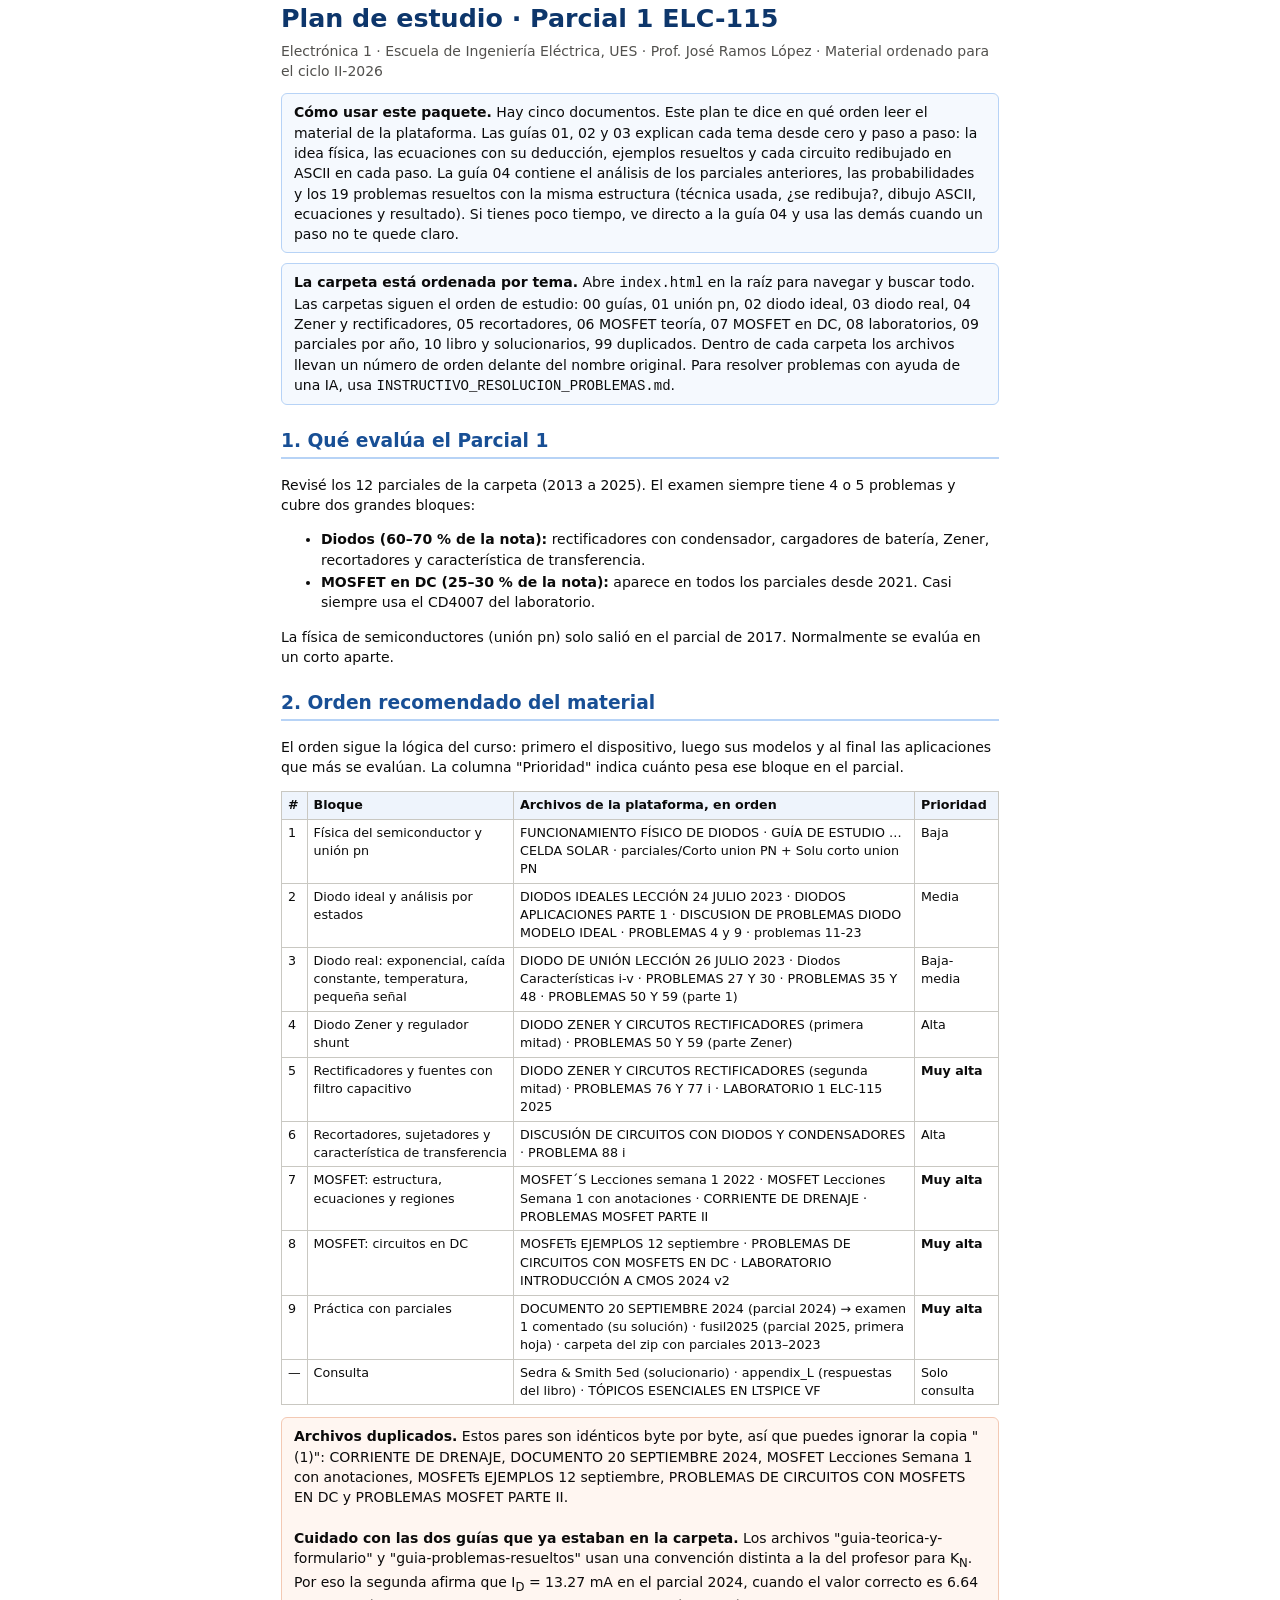
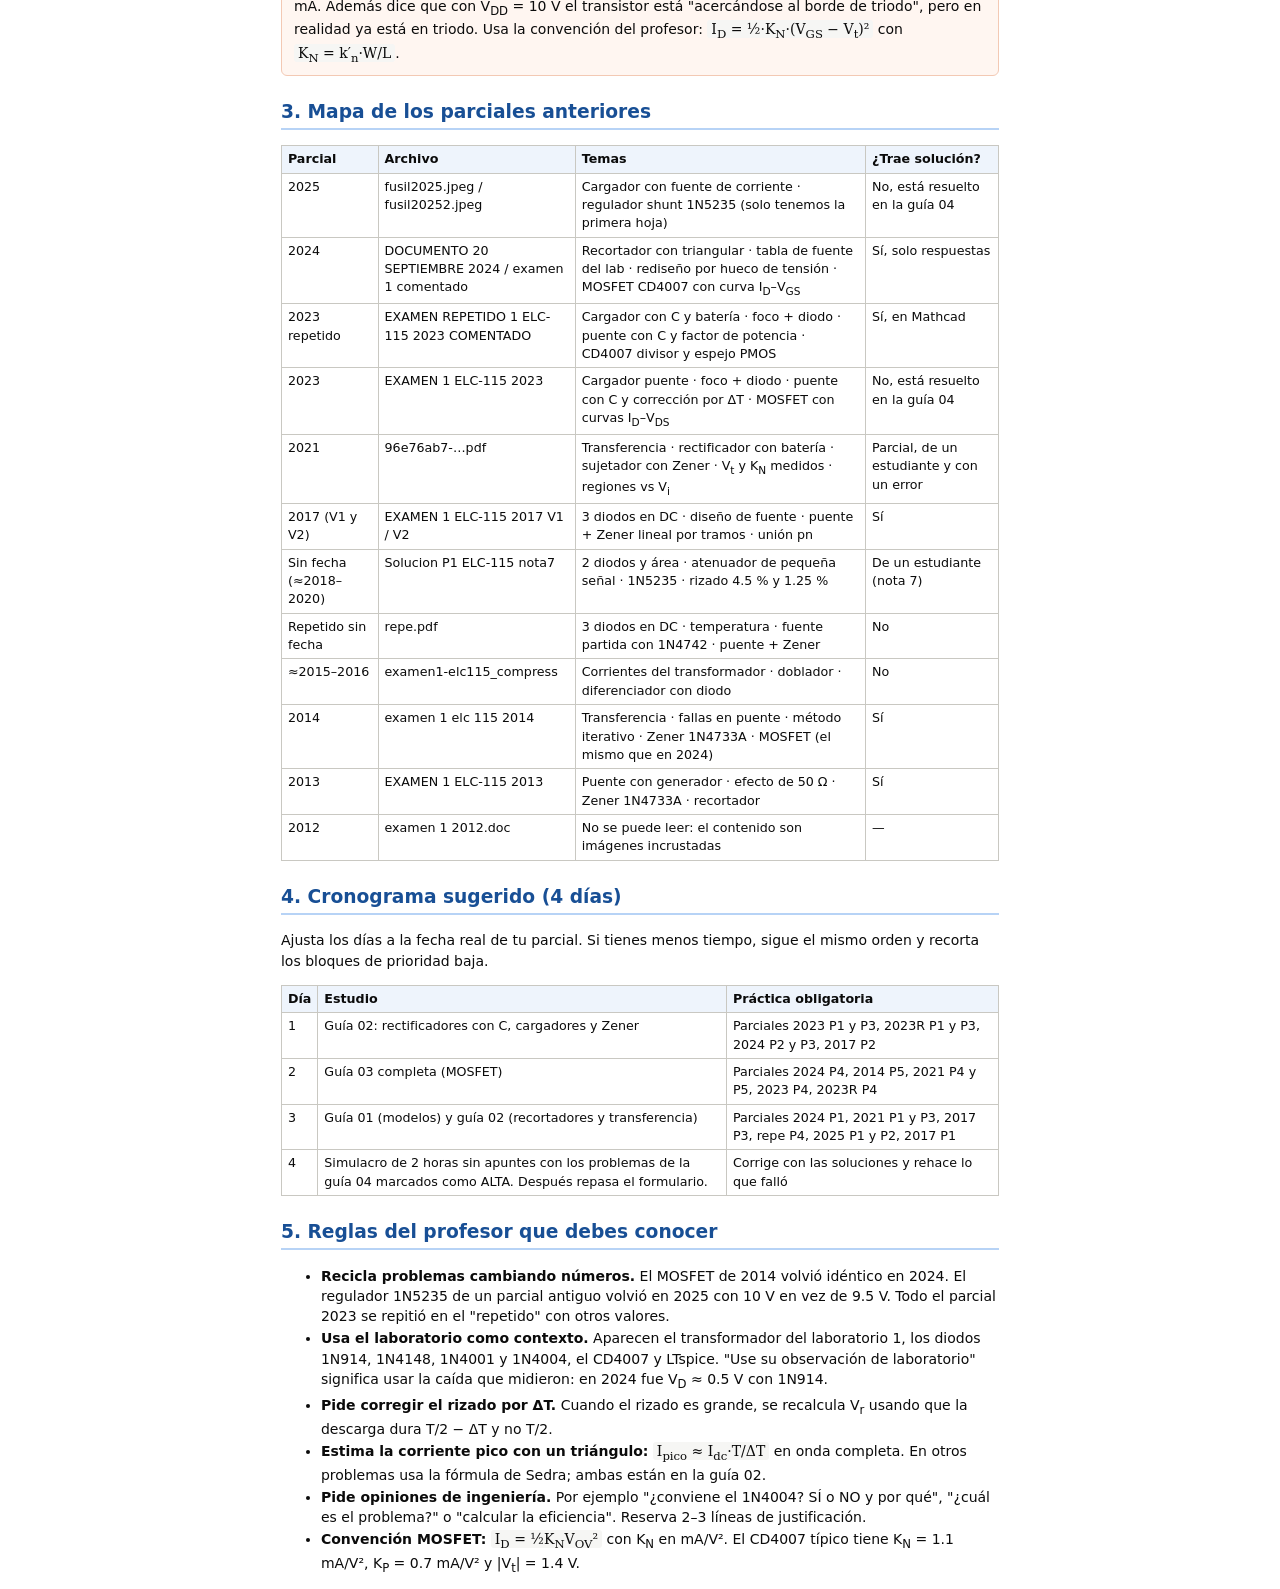
<file: 00_Guias_de_Estudio/00_Plan_de_Estudio.html>
<!doctype html><html lang="es"><head><meta charset="utf-8"><title>Plan de estudio · Parcial 1 ELC-115</title><link rel="stylesheet" href="estilo.css"></head><body>
<h1>Plan de estudio · Parcial 1 ELC-115</h1>
<p class="sub">Electrónica 1 · Escuela de Ingeniería Eléctrica, UES · Prof. José Ramos López · Material ordenado para el ciclo II-2026</p>

<div class="box"><b>Cómo usar este paquete.</b> Hay cinco documentos. Este plan te dice en qué orden leer el material de la plataforma. Las guías 01, 02 y 03 explican cada tema desde cero y paso a paso: la idea física, las ecuaciones con su deducción, ejemplos resueltos y cada circuito redibujado en ASCII en cada paso. La guía 04 contiene el análisis de los parciales anteriores, las probabilidades y los 19 problemas resueltos con la misma estructura (técnica usada, ¿se redibuja?, dibujo ASCII, ecuaciones y resultado). Si tienes poco tiempo, ve directo a la guía 04 y usa las demás cuando un paso no te quede claro.</div>

<div class="box"><b>La carpeta está ordenada por tema.</b> Abre <code>index.html</code> en la raíz para navegar y buscar todo. Las carpetas siguen el orden de estudio: 00 guías, 01 unión pn, 02 diodo ideal, 03 diodo real, 04 Zener y rectificadores, 05 recortadores, 06 MOSFET teoría, 07 MOSFET en DC, 08 laboratorios, 09 parciales por año, 10 libro y solucionarios, 99 duplicados. Dentro de cada carpeta los archivos llevan un número de orden delante del nombre original. Para resolver problemas con ayuda de una IA, usa <code>INSTRUCTIVO_RESOLUCION_PROBLEMAS.md</code>.</div>
<h2 id="s1">1. Qué evalúa el Parcial 1</h2>
<p>Revisé los 12 parciales de la carpeta (2013 a 2025). El examen siempre tiene 4 o 5 problemas y cubre dos grandes bloques:</p>
<ul>
<li><b>Diodos (60–70 % de la nota):</b> rectificadores con condensador, cargadores de batería, Zener, recortadores y característica de transferencia.</li>
<li><b>MOSFET en DC (25–30 % de la nota):</b> aparece en todos los parciales desde 2021. Casi siempre usa el CD4007 del laboratorio.</li>
</ul>
<p>La física de semiconductores (unión pn) solo salió en el parcial de 2017. Normalmente se evalúa en un corto aparte.</p>

<h2 id="s2">2. Orden recomendado del material</h2>
<p>El orden sigue la lógica del curso: primero el dispositivo, luego sus modelos y al final las aplicaciones que más se evalúan. La columna "Prioridad" indica cuánto pesa ese bloque en el parcial.</p>
<table>
<tr><th>#</th><th>Bloque</th><th>Archivos de la plataforma, en orden</th><th>Prioridad</th></tr>
<tr><td>1</td><td>Física del semiconductor y unión pn</td><td>FUNCIONAMIENTO FÍSICO DE DIODOS · GUÍA DE ESTUDIO … CELDA SOLAR · parciales/Corto union PN + Solu corto union PN</td><td>Baja</td></tr>
<tr><td>2</td><td>Diodo ideal y análisis por estados</td><td>DIODOS IDEALES LECCIÓN 24 JULIO 2023 · DIODOS APLICACIONES PARTE 1 · DISCUSION DE PROBLEMAS DIODO MODELO IDEAL · PROBLEMAS 4 y 9 · problemas 11-23</td><td>Media</td></tr>
<tr><td>3</td><td>Diodo real: exponencial, caída constante, temperatura, pequeña señal</td><td>DIODO DE UNIÓN LECCIÓN 26 JULIO 2023 · Diodos Características i-v · PROBLEMAS 27 Y 30 · PROBLEMAS 35 Y 48 · PROBLEMAS 50 Y 59 (parte 1)</td><td>Baja-media</td></tr>
<tr><td>4</td><td>Diodo Zener y regulador shunt</td><td>DIODO ZENER Y CIRCUTOS RECTIFICADORES (primera mitad) · PROBLEMAS 50 Y 59 (parte Zener)</td><td>Alta</td></tr>
<tr><td>5</td><td>Rectificadores y fuentes con filtro capacitivo</td><td>DIODO ZENER Y CIRCUTOS RECTIFICADORES (segunda mitad) · PROBLEMAS 76 Y 77 i · LABORATORIO 1 ELC-115 2025</td><td><b>Muy alta</b></td></tr>
<tr><td>6</td><td>Recortadores, sujetadores y característica de transferencia</td><td>DISCUSIÓN DE CIRCUITOS CON DIODOS Y CONDENSADORES · PROBLEMA 88 i</td><td>Alta</td></tr>
<tr><td>7</td><td>MOSFET: estructura, ecuaciones y regiones</td><td>MOSFET´S Lecciones semana 1 2022 · MOSFET Lecciones Semana 1 con anotaciones · CORRIENTE DE DRENAJE · PROBLEMAS MOSFET PARTE II</td><td><b>Muy alta</b></td></tr>
<tr><td>8</td><td>MOSFET: circuitos en DC</td><td>MOSFETs EJEMPLOS 12 septiembre · PROBLEMAS DE CIRCUITOS CON MOSFETS EN DC · LABORATORIO INTRODUCCIÓN A CMOS 2024 v2</td><td><b>Muy alta</b></td></tr>
<tr><td>9</td><td>Práctica con parciales</td><td>DOCUMENTO 20 SEPTIEMBRE 2024 (parcial 2024) → examen 1 comentado (su solución) · fusil2025 (parcial 2025, primera hoja) · carpeta del zip con parciales 2013–2023</td><td><b>Muy alta</b></td></tr>
<tr><td>—</td><td>Consulta</td><td>Sedra &amp; Smith 5ed (solucionario) · appendix_L (respuestas del libro) · TÓPICOS ESENCIALES EN LTSPICE VF</td><td>Solo consulta</td></tr>
</table>

<div class="warn"><b>Archivos duplicados.</b> Estos pares son idénticos byte por byte, así que puedes ignorar la copia "(1)": CORRIENTE DE DRENAJE, DOCUMENTO 20 SEPTIEMBRE 2024, MOSFET Lecciones Semana 1 con anotaciones, MOSFETs EJEMPLOS 12 septiembre, PROBLEMAS DE CIRCUITOS CON MOSFETS EN DC y PROBLEMAS MOSFET PARTE II.<br><br>
<b>Cuidado con las dos guías que ya estaban en la carpeta.</b> Los archivos "guia-teorica-y-formulario" y "guia-problemas-resueltos" usan una convención distinta a la del profesor para K<sub>N</sub>. Por eso la segunda afirma que I<sub>D</sub> = 13.27 mA en el parcial 2024, cuando el valor correcto es 6.64 mA. Además dice que con V<sub>DD</sub> = 10 V el transistor está "acercándose al borde de triodo", pero en realidad ya está en triodo. Usa la convención del profesor: <span class="f">I<sub>D</sub> = ½·K<sub>N</sub>·(V<sub>GS</sub> − V<sub>t</sub>)²</span> con <span class="f">K<sub>N</sub> = k′<sub>n</sub>·W/L</span>.</div>

<h2 id="s3">3. Mapa de los parciales anteriores</h2>
<table>
<tr><th>Parcial</th><th>Archivo</th><th>Temas</th><th>¿Trae solución?</th></tr>
<tr><td>2025</td><td>fusil2025.jpeg / fusil20252.jpeg</td><td>Cargador con fuente de corriente · regulador shunt 1N5235 (solo tenemos la primera hoja)</td><td>No, está resuelto en la guía 04</td></tr>
<tr><td>2024</td><td>DOCUMENTO 20 SEPTIEMBRE 2024 / examen 1 comentado</td><td>Recortador con triangular · tabla de fuente del lab · rediseño por hueco de tensión · MOSFET CD4007 con curva I<sub>D</sub>–V<sub>GS</sub></td><td>Sí, solo respuestas</td></tr>
<tr><td>2023 repetido</td><td>EXAMEN REPETIDO 1 ELC-115 2023 COMENTADO</td><td>Cargador con C y batería · foco + diodo · puente con C y factor de potencia · CD4007 divisor y espejo PMOS</td><td>Sí, en Mathcad</td></tr>
<tr><td>2023</td><td>EXAMEN 1 ELC-115 2023</td><td>Cargador puente · foco + diodo · puente con C y corrección por ΔT · MOSFET con curvas I<sub>D</sub>–V<sub>DS</sub></td><td>No, está resuelto en la guía 04</td></tr>
<tr><td>2021</td><td>96e76ab7-…pdf</td><td>Transferencia · rectificador con batería · sujetador con Zener · V<sub>t</sub> y K<sub>N</sub> medidos · regiones vs V<sub>i</sub></td><td>Parcial, de un estudiante y con un error</td></tr>
<tr><td>2017 (V1 y V2)</td><td>EXAMEN 1 ELC-115 2017 V1 / V2</td><td>3 diodos en DC · diseño de fuente · puente + Zener lineal por tramos · unión pn</td><td>Sí</td></tr>
<tr><td>Sin fecha (≈2018–2020)</td><td>Solucion P1 ELC-115 nota7</td><td>2 diodos y área · atenuador de pequeña señal · 1N5235 · rizado 4.5 % y 1.25 %</td><td>De un estudiante (nota 7)</td></tr>
<tr><td>Repetido sin fecha</td><td>repe.pdf</td><td>3 diodos en DC · temperatura · fuente partida con 1N4742 · puente + Zener</td><td>No</td></tr>
<tr><td>≈2015–2016</td><td>examen1-elc115_compress</td><td>Corrientes del transformador · doblador · diferenciador con diodo</td><td>No</td></tr>
<tr><td>2014</td><td>examen 1 elc 115 2014</td><td>Transferencia · fallas en puente · método iterativo · Zener 1N4733A · MOSFET (el mismo que en 2024)</td><td>Sí</td></tr>
<tr><td>2013</td><td>EXAMEN 1 ELC-115 2013</td><td>Puente con generador · efecto de 50 Ω · Zener 1N4733A · recortador</td><td>Sí</td></tr>
<tr><td>2012</td><td>examen 1 2012.doc</td><td>No se puede leer: el contenido son imágenes incrustadas</td><td>—</td></tr>
</table>

<h2 id="s4">4. Cronograma sugerido (4 días)</h2>
<p>Ajusta los días a la fecha real de tu parcial. Si tienes menos tiempo, sigue el mismo orden y recorta los bloques de prioridad baja.</p>
<table>
<tr><th>Día</th><th>Estudio</th><th>Práctica obligatoria</th></tr>
<tr><td>1</td><td>Guía 02: rectificadores con C, cargadores y Zener</td><td>Parciales 2023 P1 y P3, 2023R P1 y P3, 2024 P2 y P3, 2017 P2</td></tr>
<tr><td>2</td><td>Guía 03 completa (MOSFET)</td><td>Parciales 2024 P4, 2014 P5, 2021 P4 y P5, 2023 P4, 2023R P4</td></tr>
<tr><td>3</td><td>Guía 01 (modelos) y guía 02 (recortadores y transferencia)</td><td>Parciales 2024 P1, 2021 P1 y P3, 2017 P3, repe P4, 2025 P1 y P2, 2017 P1</td></tr>
<tr><td>4</td><td>Simulacro de 2 horas sin apuntes con los problemas de la guía 04 marcados como ALTA. Después repasa el formulario.</td><td>Corrige con las soluciones y rehace lo que falló</td></tr>
</table>

<h2 id="s5">5. Reglas del profesor que debes conocer</h2>
<ul>
<li><b>Recicla problemas cambiando números.</b> El MOSFET de 2014 volvió idéntico en 2024. El regulador 1N5235 de un parcial antiguo volvió en 2025 con 10 V en vez de 9.5 V. Todo el parcial 2023 se repitió en el "repetido" con otros valores.</li>
<li><b>Usa el laboratorio como contexto.</b> Aparecen el transformador del laboratorio 1, los diodos 1N914, 1N4148, 1N4001 y 1N4004, el CD4007 y LTspice. "Use su observación de laboratorio" significa usar la caída que midieron: en 2024 fue V<sub>D</sub> ≈ 0.5 V con 1N914.</li>
<li><b>Pide corregir el rizado por ΔT.</b> Cuando el rizado es grande, se recalcula V<sub>r</sub> usando que la descarga dura T/2 − ΔT y no T/2.</li>
<li><b>Estima la corriente pico con un triángulo:</b> <span class="f">I<sub>pico</sub> ≈ I<sub>dc</sub>·T/ΔT</span> en onda completa. En otros problemas usa la fórmula de Sedra; ambas están en la guía 02.</li>
<li><b>Pide opiniones de ingeniería.</b> Por ejemplo "¿conviene el 1N4004? SÍ o NO y por qué", "¿cuál es el problema?" o "calcular la eficiencia". Reserva 2–3 líneas de justificación.</li>
<li><b>Convención MOSFET:</b> <span class="f">I<sub>D</sub> = ½K<sub>N</sub>V<sub>OV</sub>²</span> con K<sub>N</sub> en mA/V². El CD4007 típico tiene K<sub>N</sub> = 1.1 mA/V², K<sub>P</sub> = 0.7 mA/V² y |V<sub>t</sub>| = 1.4 V.</li>
</ul>
</body></html>
</file>
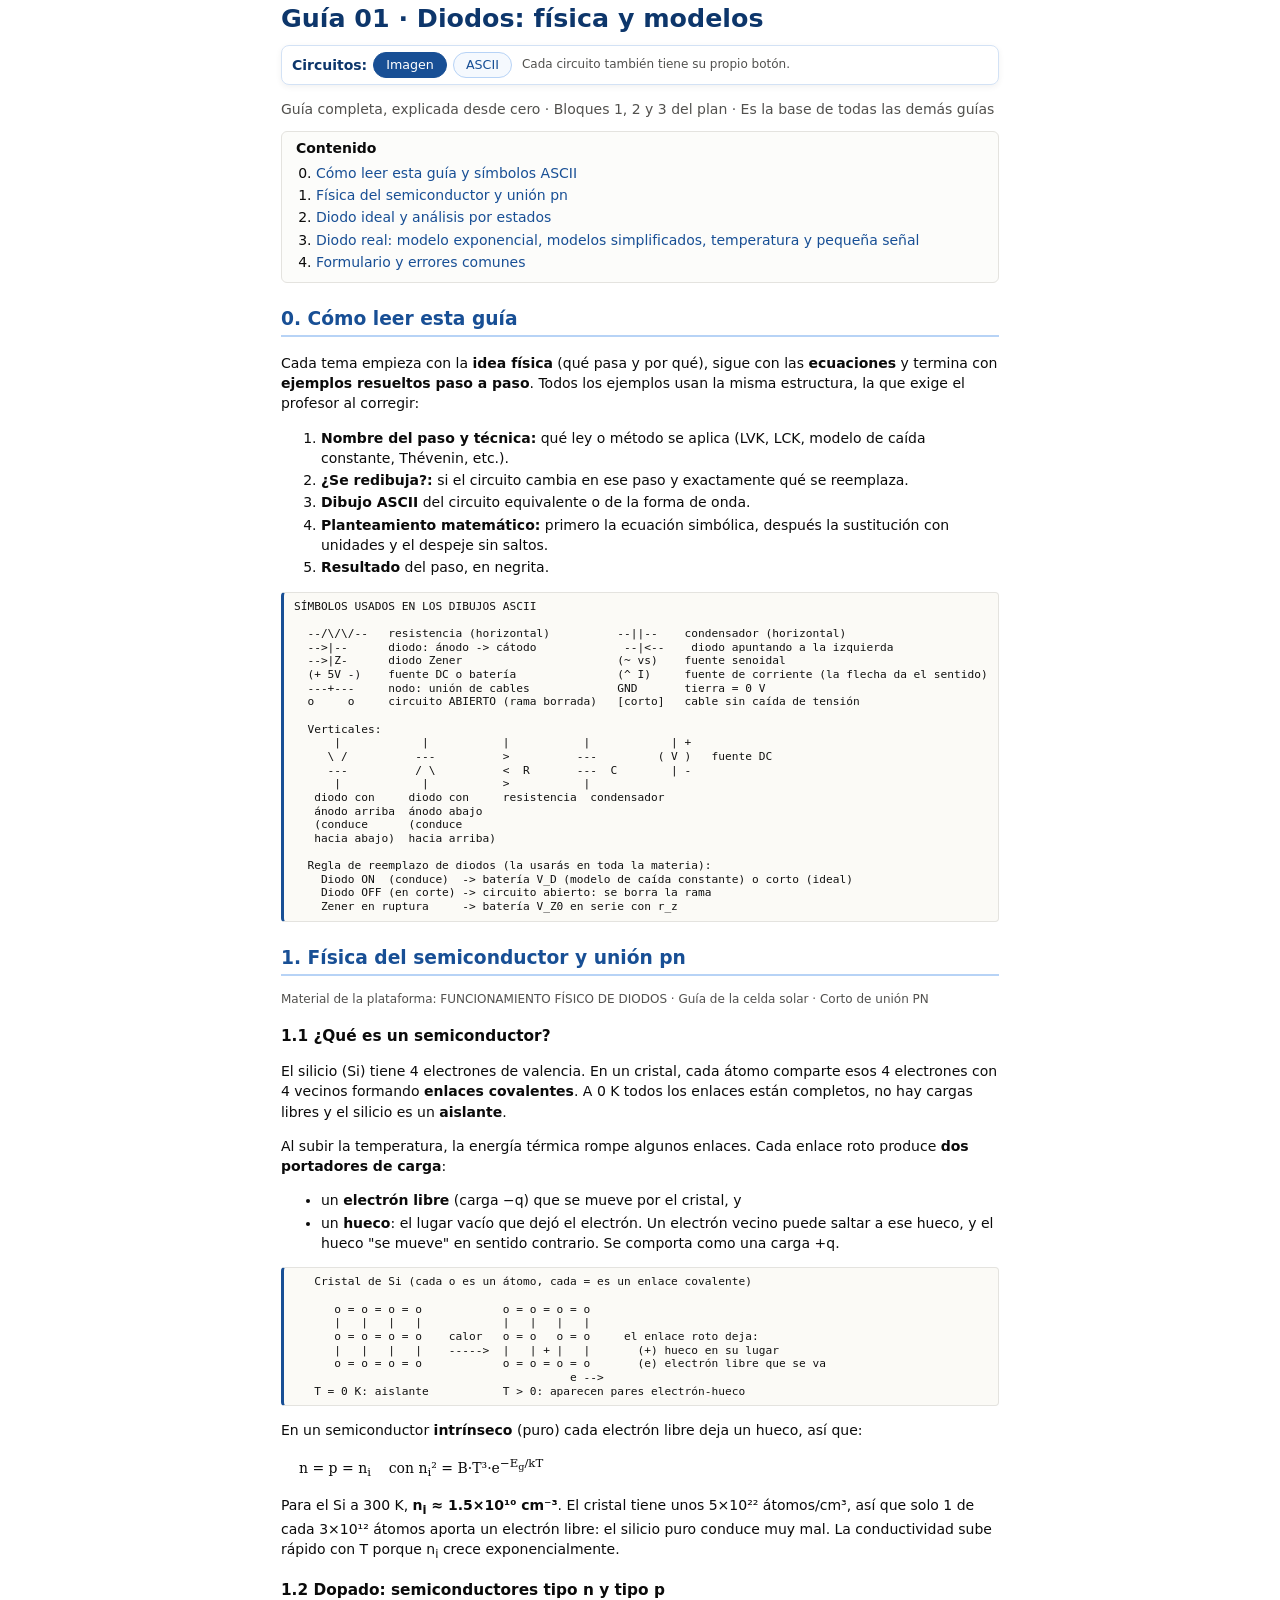
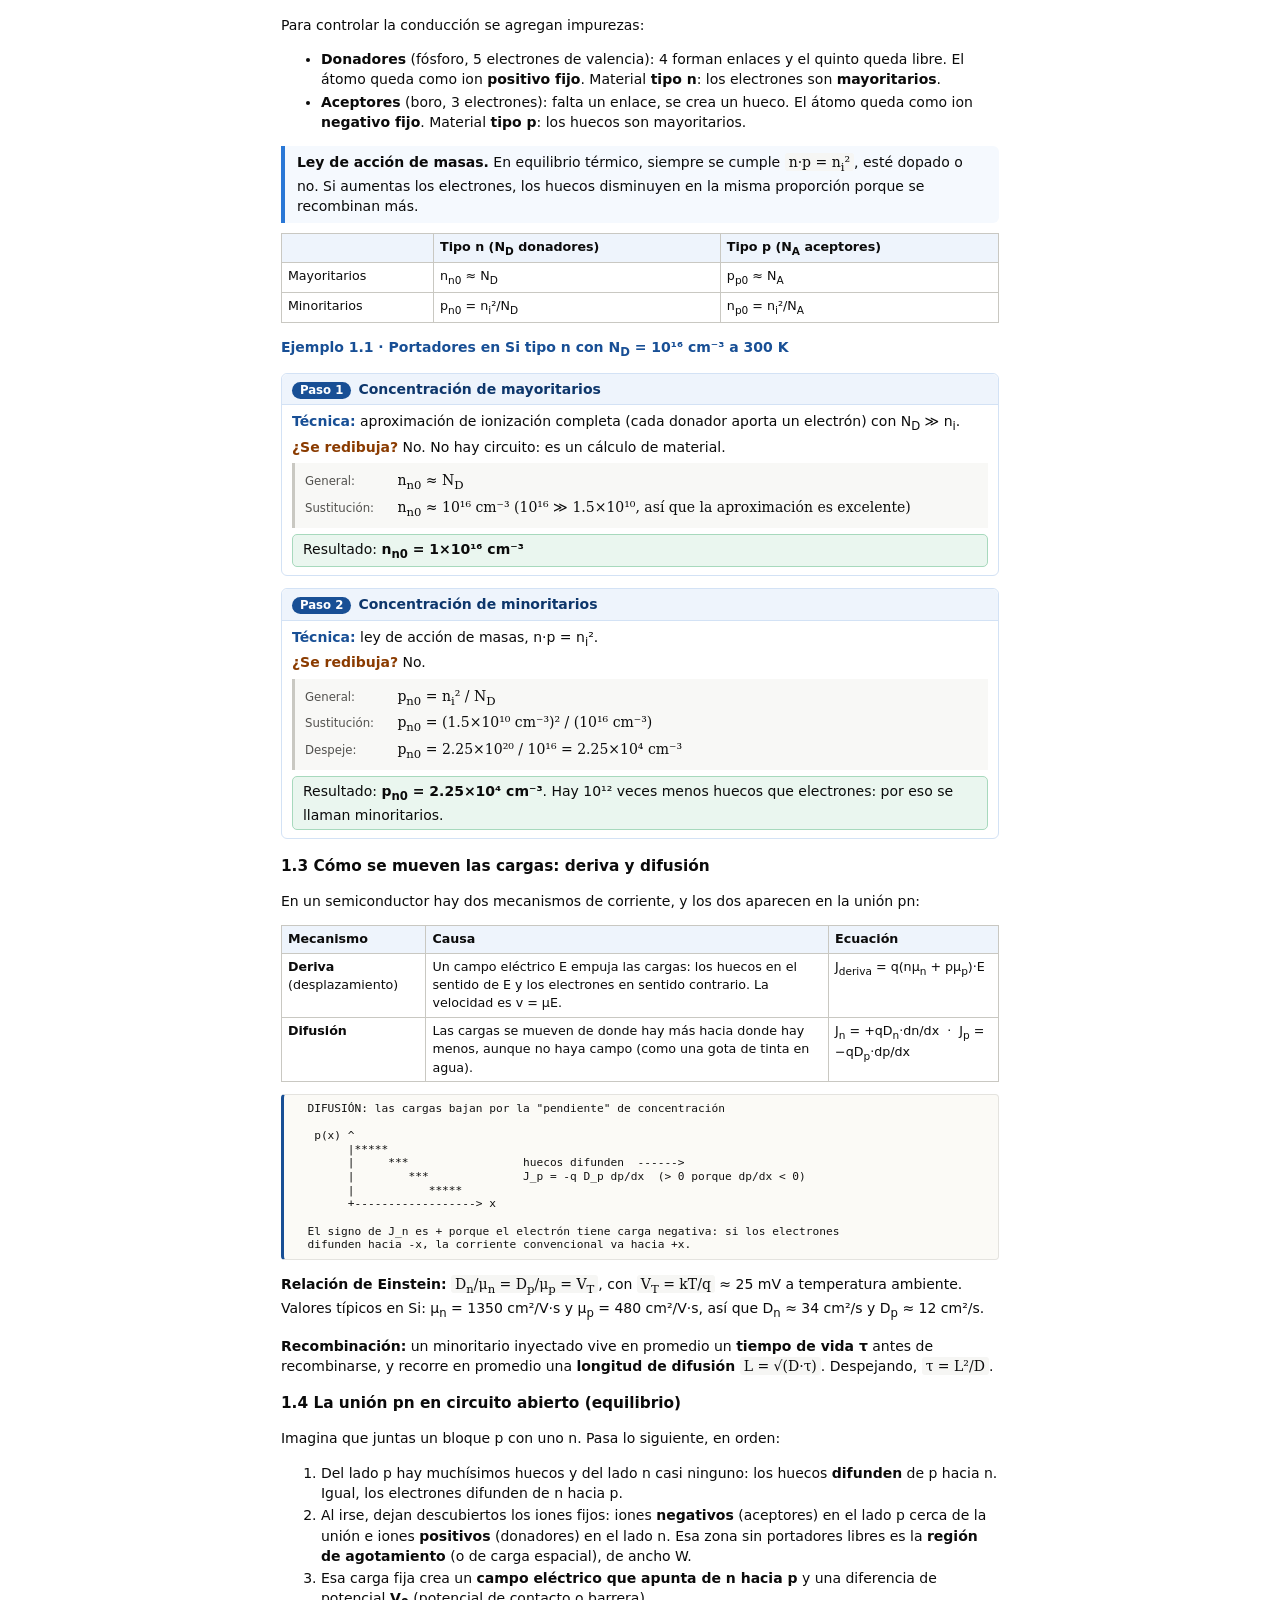
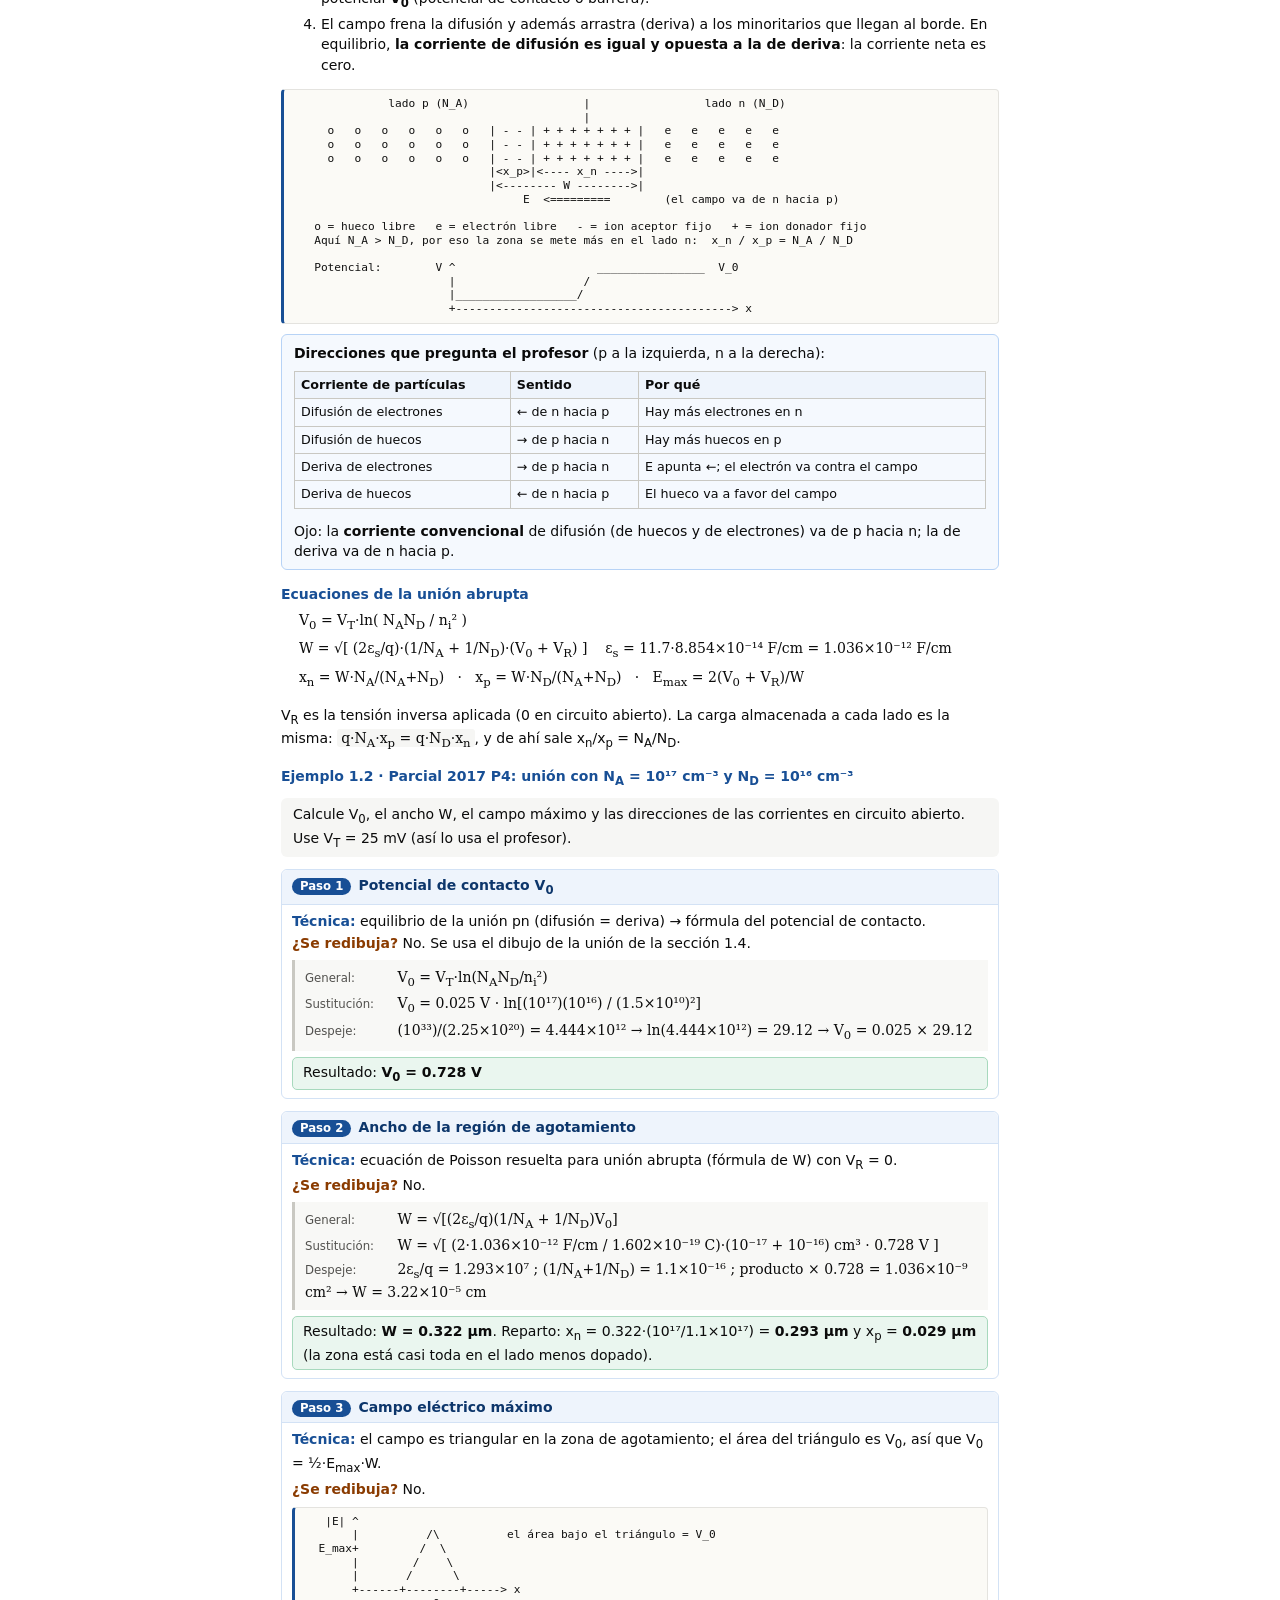
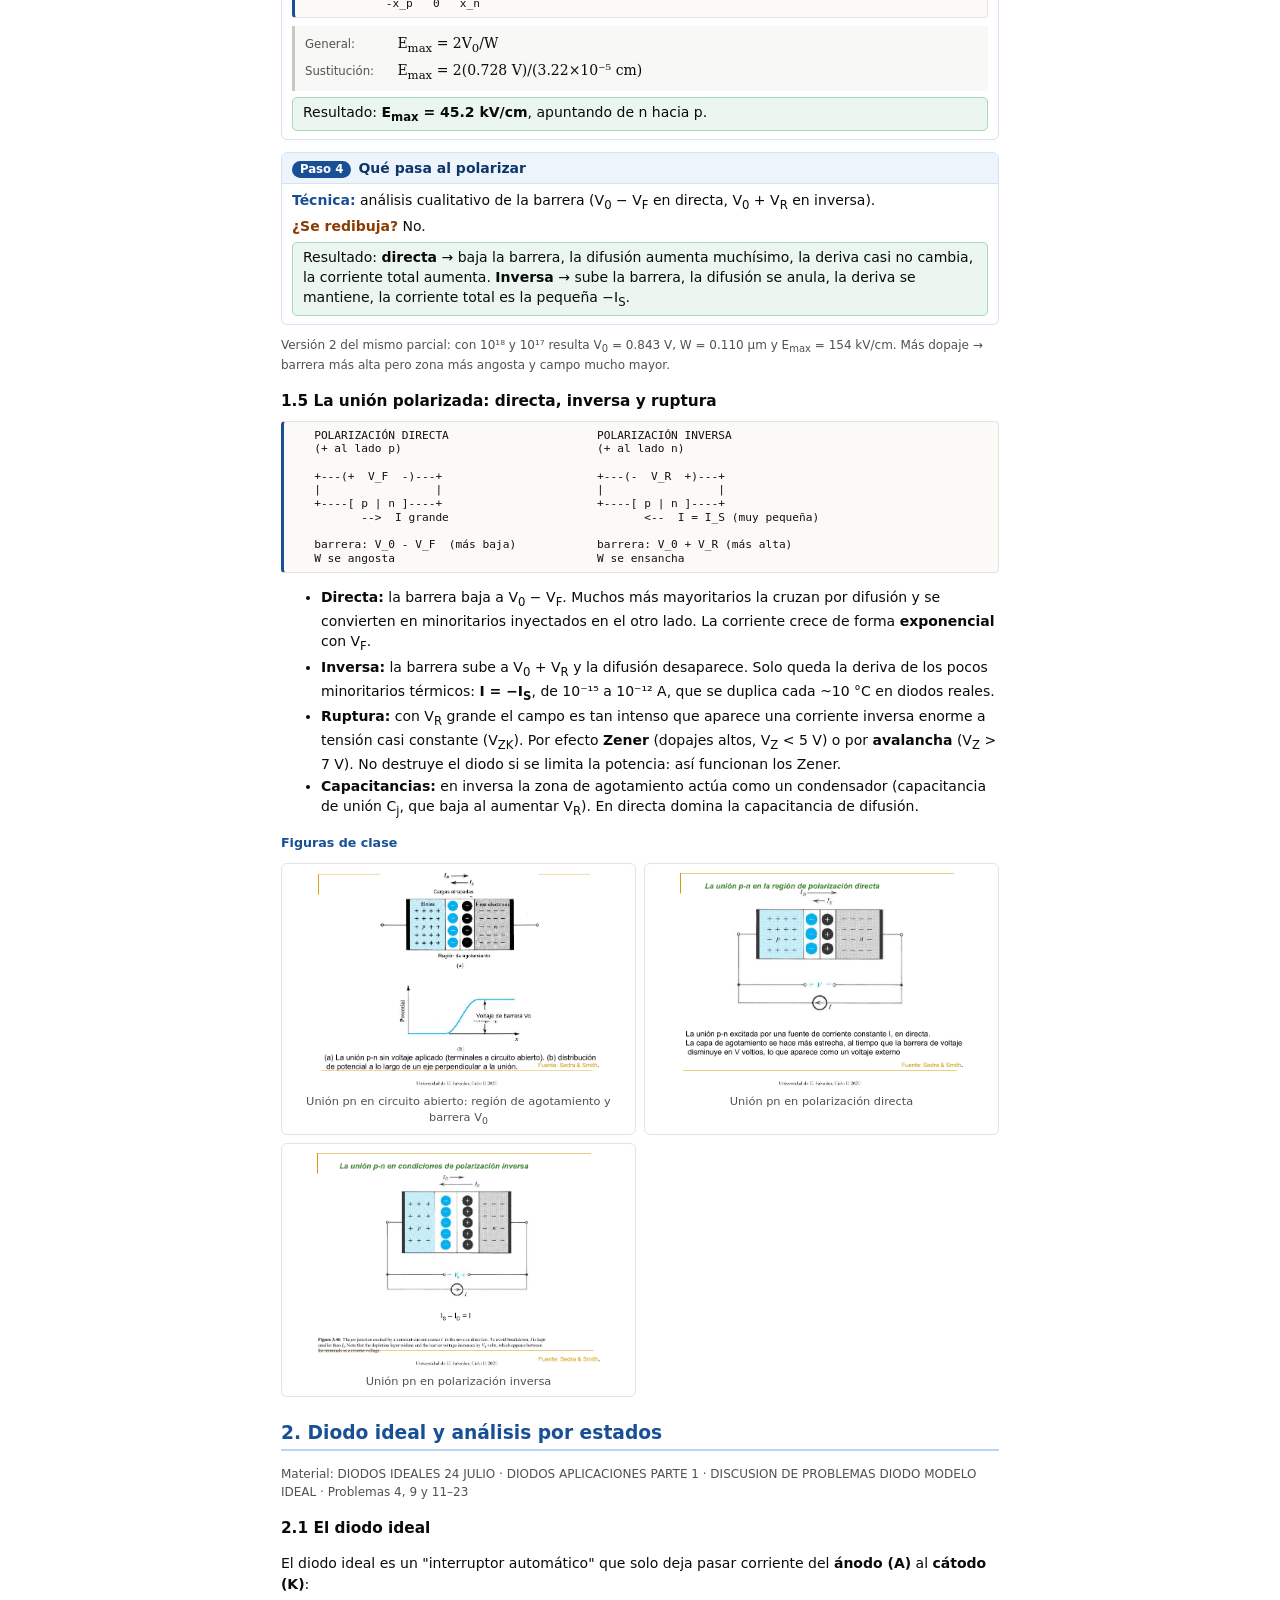
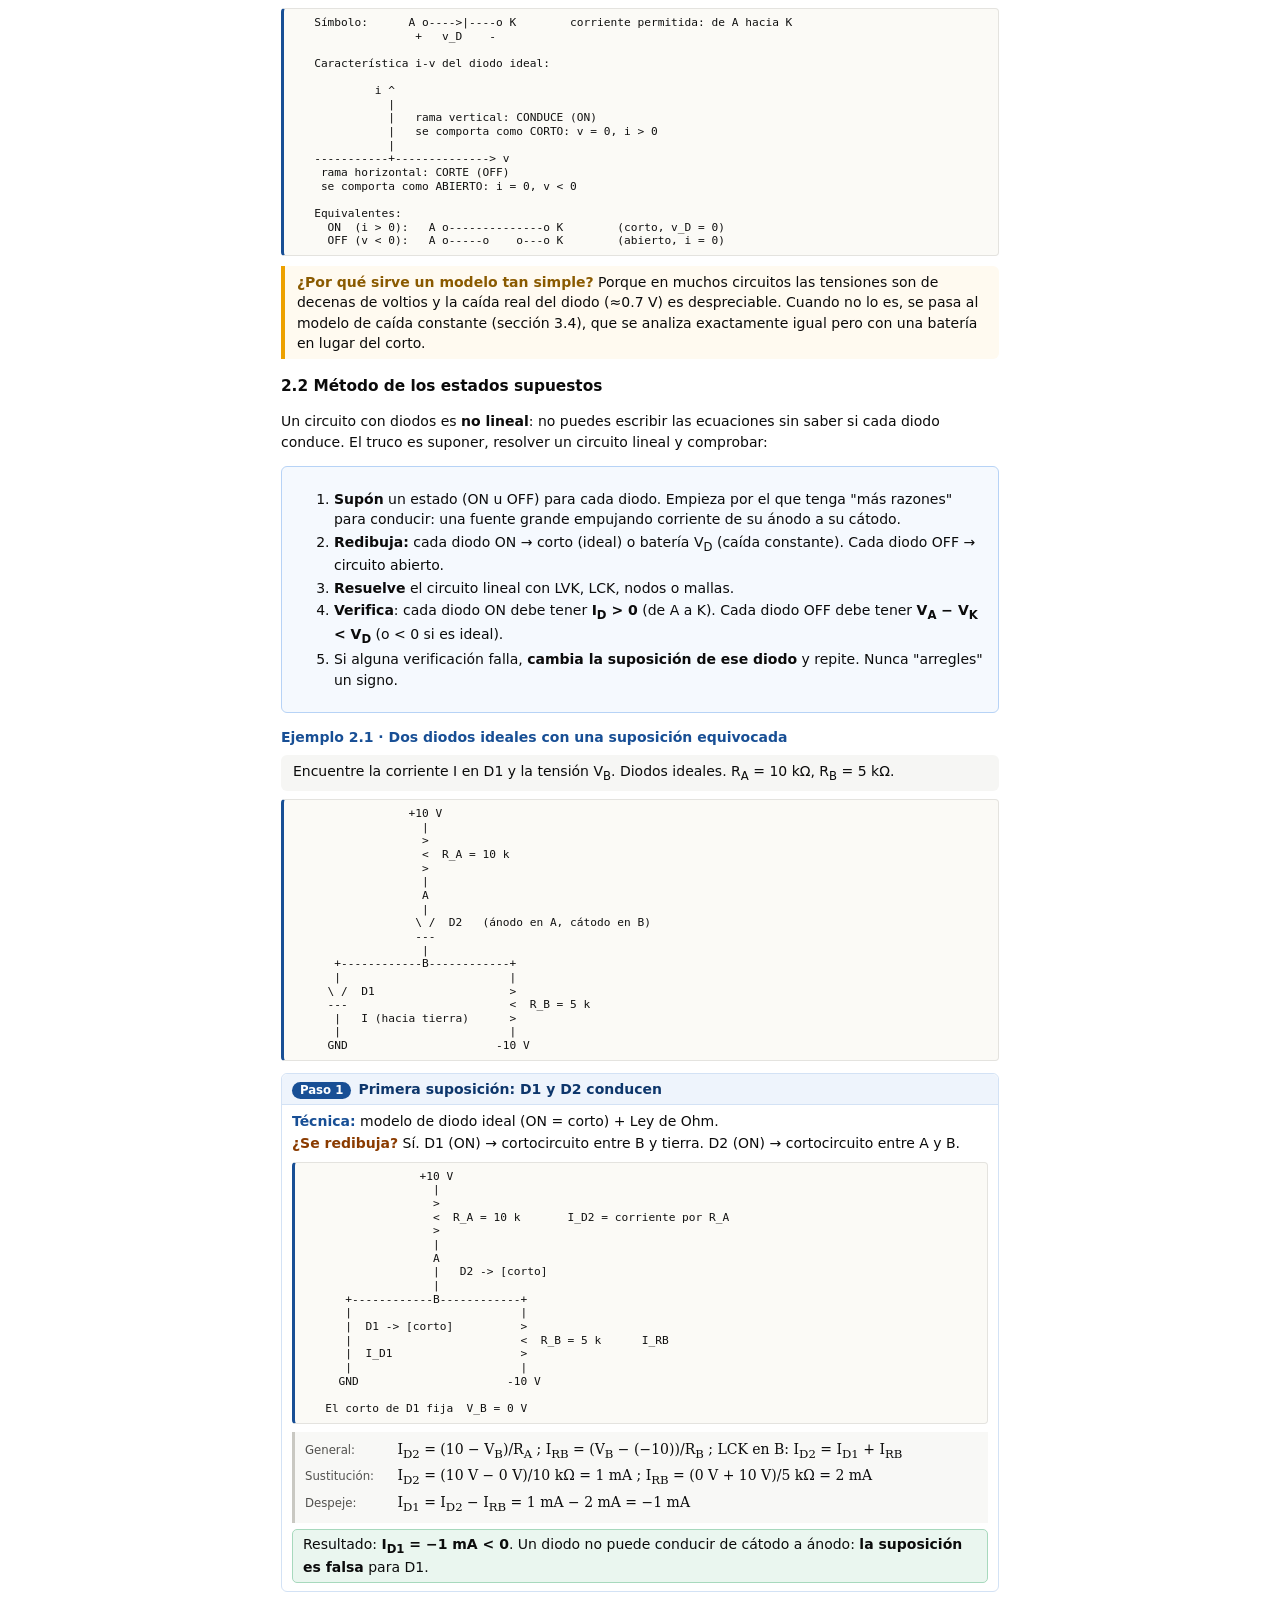
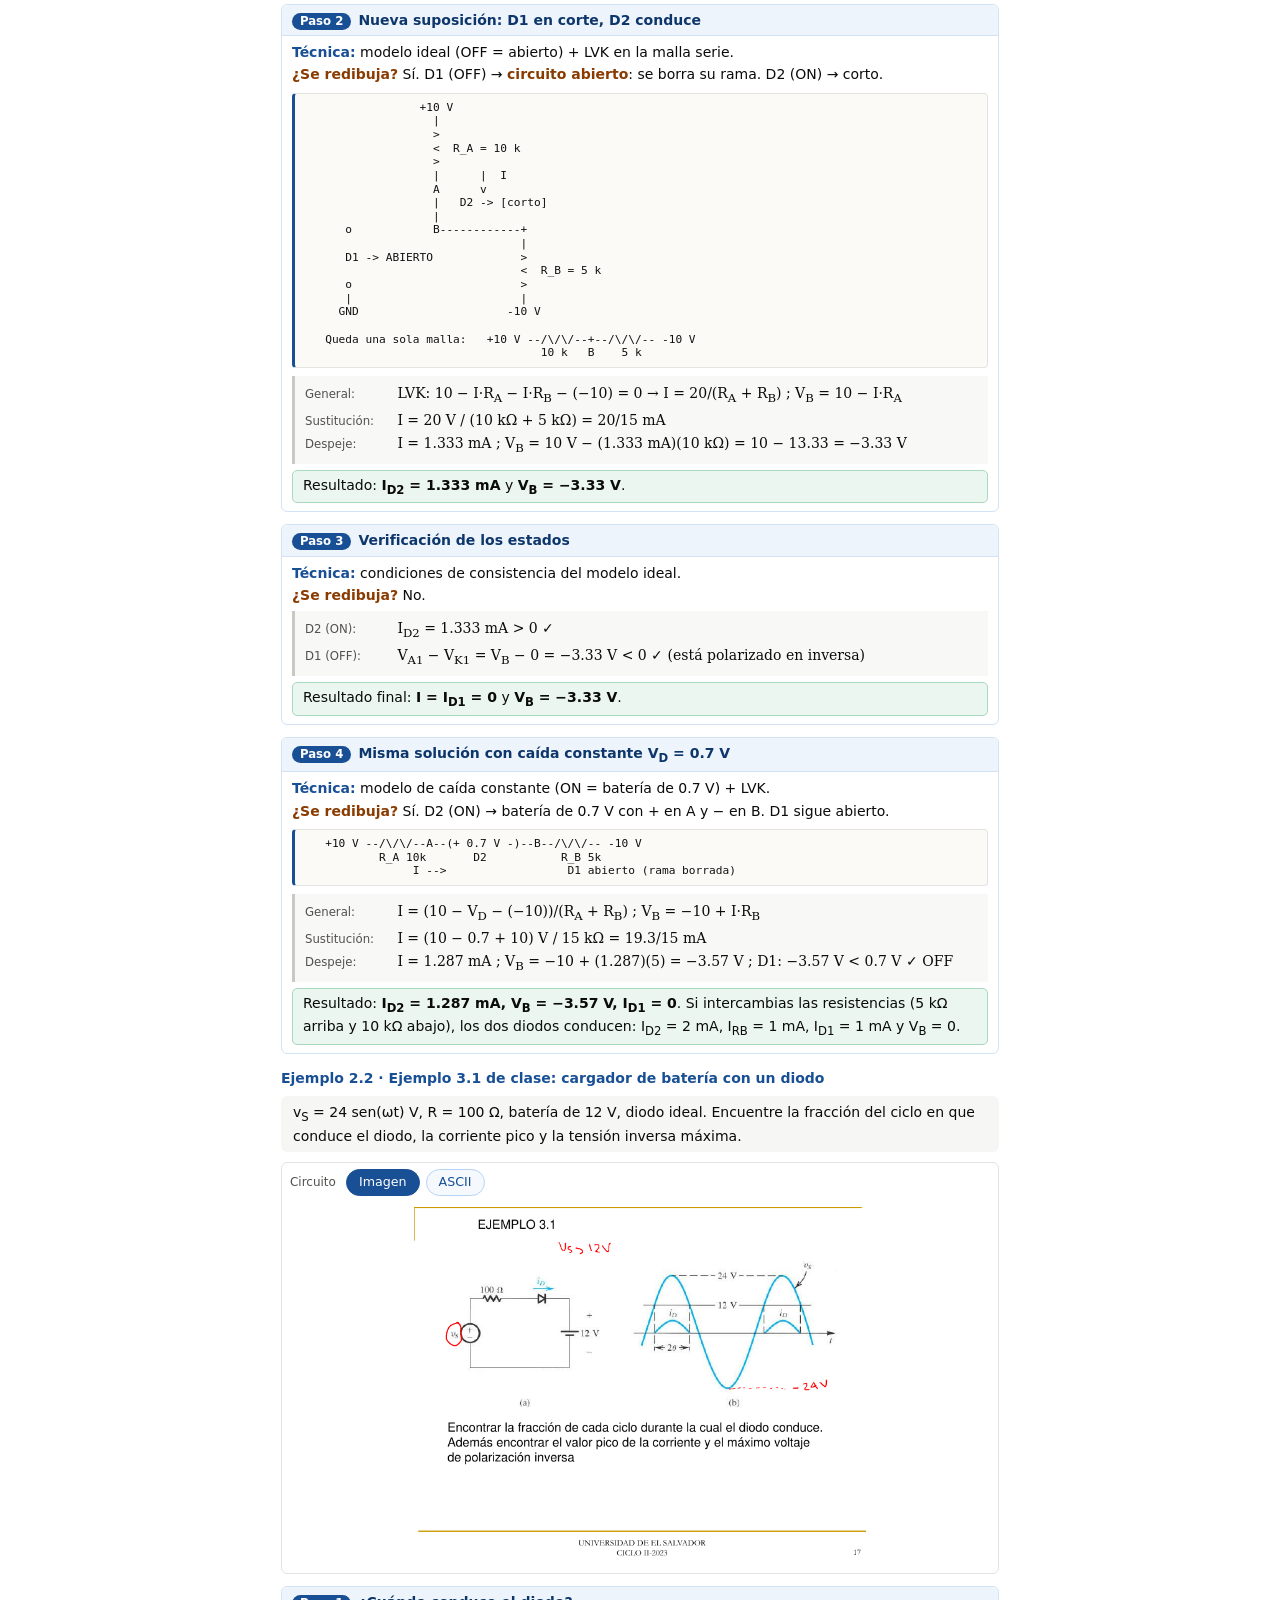
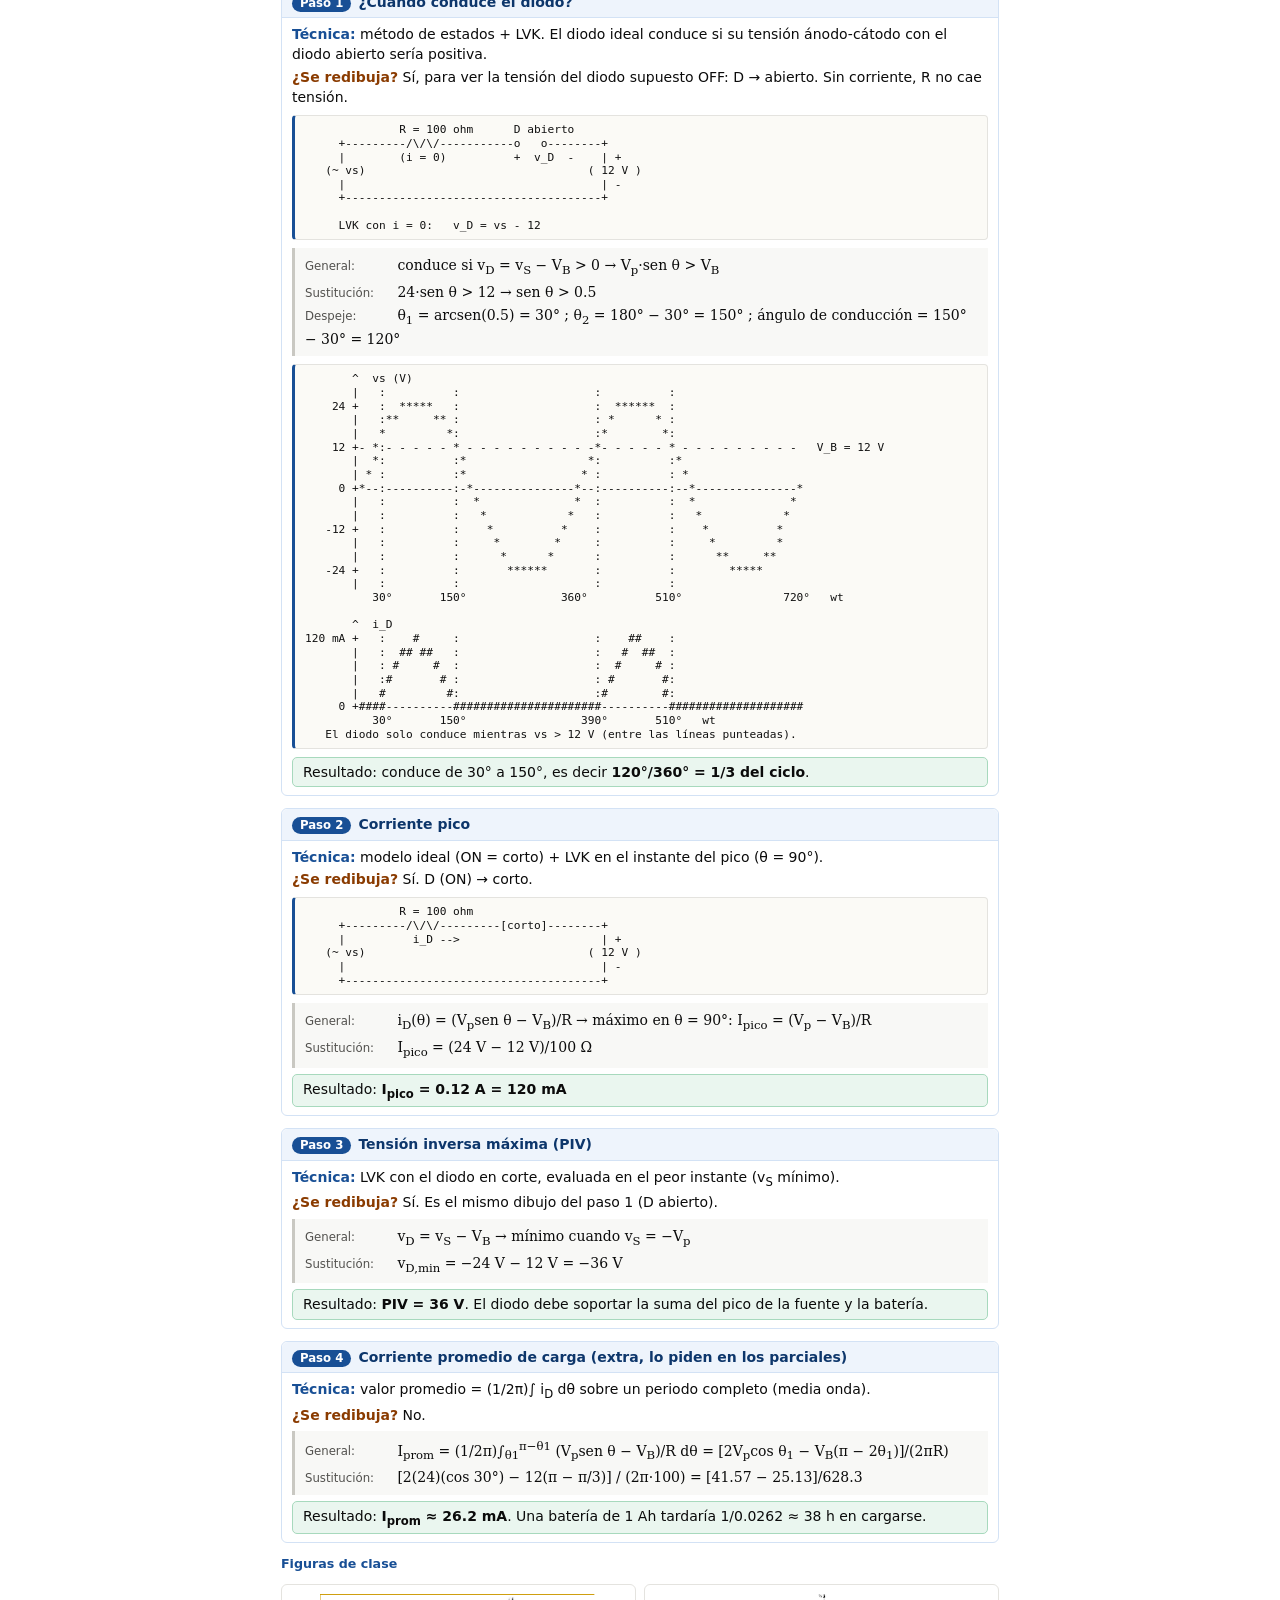
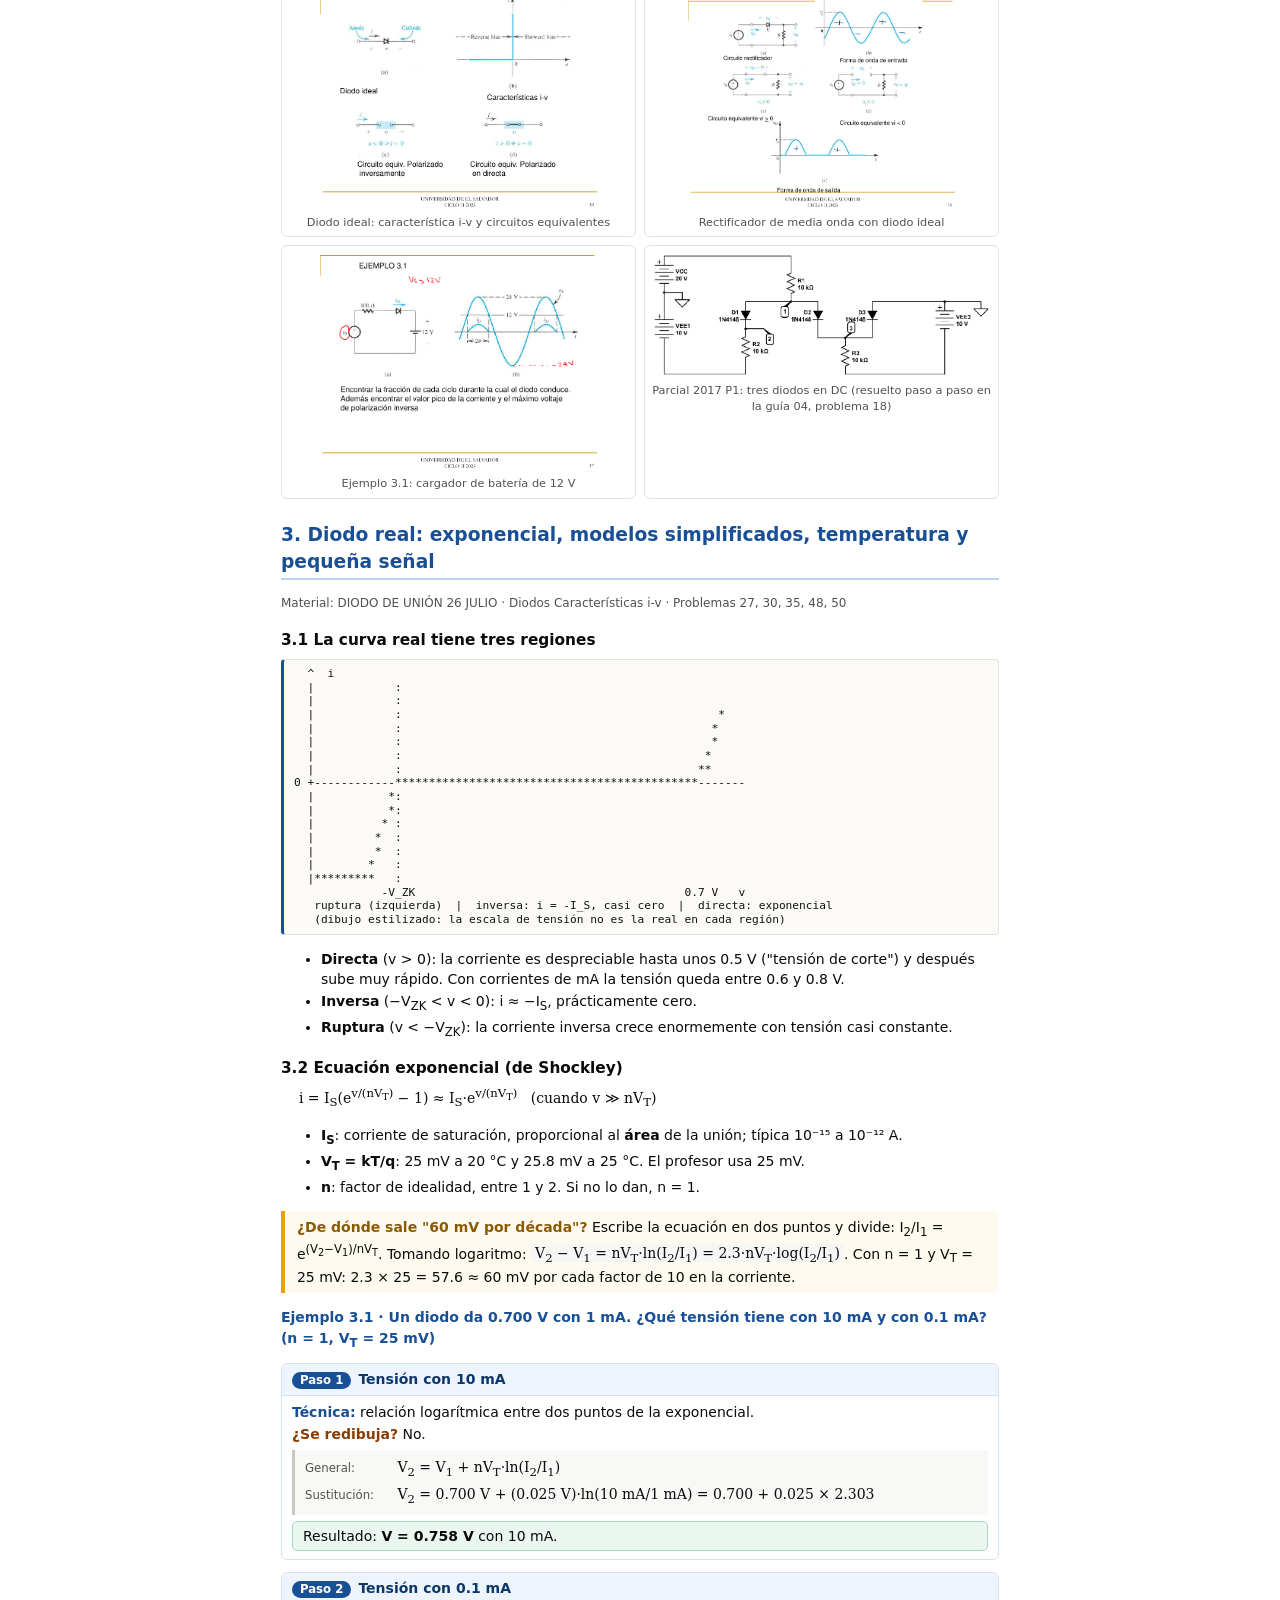
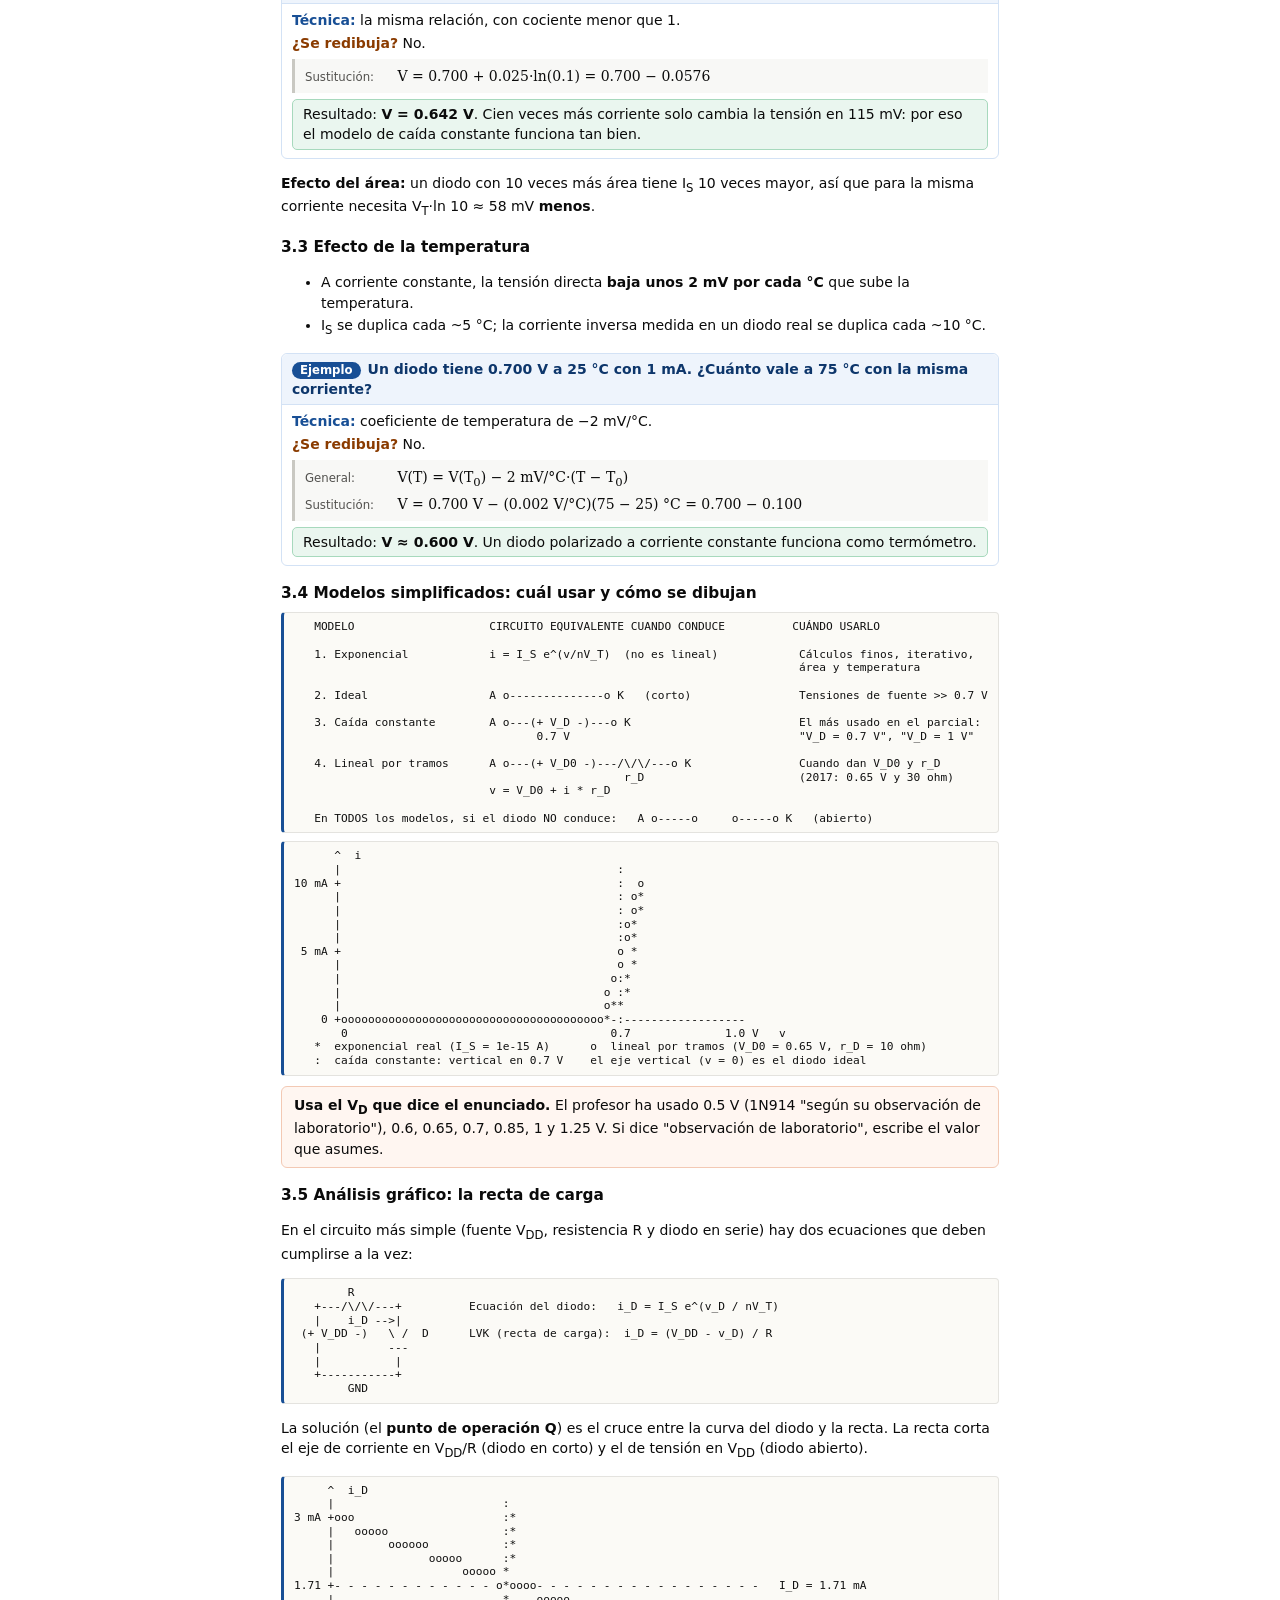
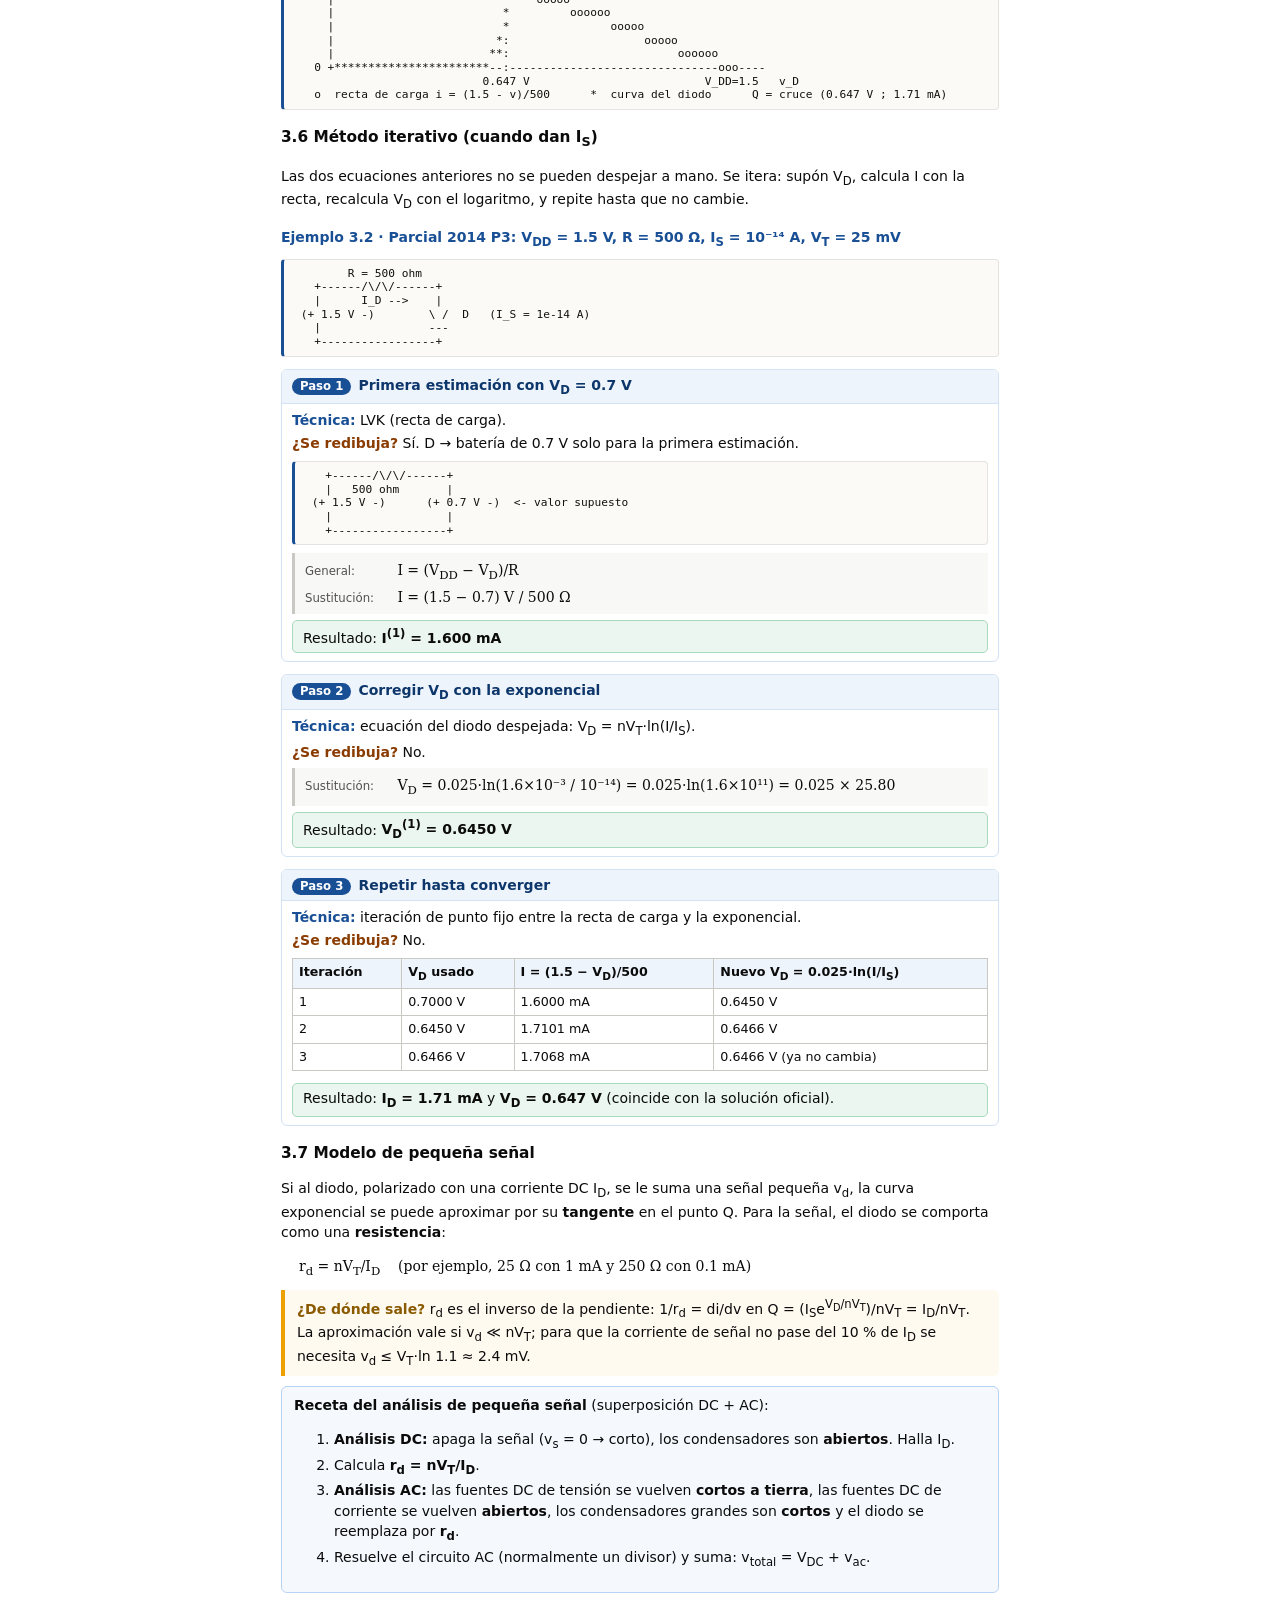
<file: 00_Guias_de_Estudio/01_Guia_Diodos_Fisica_y_Modelos.html>
<!doctype html><html lang="es"><head><meta charset="utf-8"><title>Guía 01 · Diodos: física y modelos</title><link rel="stylesheet" href="estilo.css"></head><body>
<h1>Guía 01 · Diodos: física y modelos</h1>
<div class="modo-bar" role="group" aria-label="Cómo ver los circuitos"><span>Circuitos:</span><button type="button" data-set="img">Imagen</button><button type="button" data-set="ascii">ASCII</button><span class="modo-nota">Cada circuito también tiene su propio botón.</span></div>
<p class="sub">Guía completa, explicada desde cero · Bloques 1, 2 y 3 del plan · Es la base de todas las demás guías</p>

<div class="toc"><b>Contenido</b>
<ol start="0">
<li><a href="#s0">Cómo leer esta guía y símbolos ASCII</a></li>
<li><a href="#s1">Física del semiconductor y unión pn</a></li>
<li><a href="#s2">Diodo ideal y análisis por estados</a></li>
<li><a href="#s3">Diodo real: modelo exponencial, modelos simplificados, temperatura y pequeña señal</a></li>
<li><a href="#s4">Formulario y errores comunes</a></li>
</ol></div>

<h2 id="s0">0. Cómo leer esta guía</h2>
<p>Cada tema empieza con la <b>idea física</b> (qué pasa y por qué), sigue con las <b>ecuaciones</b> y termina con <b>ejemplos resueltos paso a paso</b>. Todos los ejemplos usan la misma estructura, la que exige el profesor al corregir:</p>
<ol>
<li><b>Nombre del paso y técnica:</b> qué ley o método se aplica (LVK, LCK, modelo de caída constante, Thévenin, etc.).</li>
<li><b>¿Se redibuja?:</b> si el circuito cambia en ese paso y exactamente qué se reemplaza.</li>
<li><b>Dibujo ASCII</b> del circuito equivalente o de la forma de onda.</li>
<li><b>Planteamiento matemático:</b> primero la ecuación simbólica, después la sustitución con unidades y el despeje sin saltos.</li>
<li><b>Resultado</b> del paso, en negrita.</li>
</ol>
<pre class="ascii">SÍMBOLOS USADOS EN LOS DIBUJOS ASCII

  --/\/\/--   resistencia (horizontal)          --||--    condensador (horizontal)
  --&gt;|--      diodo: ánodo -&gt; cátodo             --|&lt;--    diodo apuntando a la izquierda
  --&gt;|Z-      diodo Zener                       (~ vs)    fuente senoidal
  (+ 5V -)    fuente DC o batería               (^ I)     fuente de corriente (la flecha da el sentido)
  ---+---     nodo: unión de cables             GND       tierra = 0 V
  o     o     circuito ABIERTO (rama borrada)   [corto]   cable sin caída de tensión

  Verticales:
      |            |           |           |            | +
     \ /          ---          &gt;          ---         ( V )   fuente DC
     ---          / \          &lt;  R       ---  C        | -
      |            |           &gt;           |
   diodo con     diodo con     resistencia  condensador
   ánodo arriba  ánodo abajo
   (conduce      (conduce
   hacia abajo)  hacia arriba)

  Regla de reemplazo de diodos (la usarás en toda la materia):
    Diodo ON  (conduce)  -&gt; batería V_D (modelo de caída constante) o corto (ideal)
    Diodo OFF (en corte) -&gt; circuito abierto: se borra la rama
    Zener en ruptura     -&gt; batería V_Z0 en serie con r_z</pre>

<!-- ==================================================================== -->
<h2 id="s1">1. Física del semiconductor y unión pn</h2>
<p class="small">Material de la plataforma: FUNCIONAMIENTO FÍSICO DE DIODOS · Guía de la celda solar · Corto de unión PN</p>

<h3>1.1 ¿Qué es un semiconductor?</h3>
<p>El silicio (Si) tiene 4 electrones de valencia. En un cristal, cada átomo comparte esos 4 electrones con 4 vecinos formando <b>enlaces covalentes</b>. A 0 K todos los enlaces están completos, no hay cargas libres y el silicio es un <b>aislante</b>.</p>
<p>Al subir la temperatura, la energía térmica rompe algunos enlaces. Cada enlace roto produce <b>dos portadores de carga</b>:</p>
<ul>
<li>un <b>electrón libre</b> (carga −q) que se mueve por el cristal, y</li>
<li>un <b>hueco</b>: el lugar vacío que dejó el electrón. Un electrón vecino puede saltar a ese hueco, y el hueco "se mueve" en sentido contrario. Se comporta como una carga +q.</li>
</ul>
<pre class="ascii">   Cristal de Si (cada o es un átomo, cada = es un enlace covalente)

      o = o = o = o            o = o = o = o
      |   |   |   |            |   |   |   |
      o = o = o = o    calor   o = o   o = o     el enlace roto deja:
      |   |   |   |    -----&gt;  |   | + |   |       (+) hueco en su lugar
      o = o = o = o            o = o = o = o       (e) electrón libre que se va
                                         e --&gt;
   T = 0 K: aislante           T &gt; 0: aparecen pares electrón-hueco</pre>
<p>En un semiconductor <b>intrínseco</b> (puro) cada electrón libre deja un hueco, así que:</p>
<span class="eq">n = p = n<sub>i</sub>&nbsp;&nbsp;&nbsp;&nbsp;con n<sub>i</sub>² = B·T³·e<sup>−E<sub>g</sub>/kT</sup></span>
<p>Para el Si a 300 K, <b>n<sub>i</sub> ≈ 1.5×10¹⁰ cm⁻³</b>. El cristal tiene unos 5×10²² átomos/cm³, así que solo 1 de cada 3×10¹² átomos aporta un electrón libre: el silicio puro conduce muy mal. La conductividad sube rápido con T porque n<sub>i</sub> crece exponencialmente.</p>

<h3>1.2 Dopado: semiconductores tipo n y tipo p</h3>
<p>Para controlar la conducción se agregan impurezas:</p>
<ul>
<li><b>Donadores</b> (fósforo, 5 electrones de valencia): 4 forman enlaces y el quinto queda libre. El átomo queda como ion <b>positivo fijo</b>. Material <b>tipo n</b>: los electrones son <b>mayoritarios</b>.</li>
<li><b>Aceptores</b> (boro, 3 electrones): falta un enlace, se crea un hueco. El átomo queda como ion <b>negativo fijo</b>. Material <b>tipo p</b>: los huecos son mayoritarios.</li>
</ul>
<div class="idea"><b>Ley de acción de masas.</b> En equilibrio térmico, siempre se cumple <span class="f">n·p = n<sub>i</sub>²</span>, esté dopado o no. Si aumentas los electrones, los huecos disminuyen en la misma proporción porque se recombinan más.</div>
<table>
<tr><th></th><th>Tipo n (N<sub>D</sub> donadores)</th><th>Tipo p (N<sub>A</sub> aceptores)</th></tr>
<tr><td>Mayoritarios</td><td>n<sub>n0</sub> ≈ N<sub>D</sub></td><td>p<sub>p0</sub> ≈ N<sub>A</sub></td></tr>
<tr><td>Minoritarios</td><td>p<sub>n0</sub> = n<sub>i</sub>²/N<sub>D</sub></td><td>n<sub>p0</sub> = n<sub>i</sub>²/N<sub>A</sub></td></tr>
</table>

<h4>Ejemplo 1.1 · Portadores en Si tipo n con N<sub>D</sub> = 10¹⁶ cm⁻³ a 300 K</h4>
<div class="paso"><div class="ph"><span class="pn">Paso 1</span>Concentración de mayoritarios</div>
<p class="tec"><b>Técnica:</b> aproximación de ionización completa (cada donador aporta un electrón) con N<sub>D</sub> ≫ n<sub>i</sub>.</p>
<p class="red"><b>¿Se redibuja?</b> No. No hay circuito: es un cálculo de material.</p>
<div class="mat"><div><span class="lb">General:</span> n<sub>n0</sub> ≈ N<sub>D</sub></div>
<div><span class="lb">Sustitución:</span> n<sub>n0</sub> ≈ 10¹⁶ cm⁻³ (10¹⁶ ≫ 1.5×10¹⁰, así que la aproximación es excelente)</div></div>
<p class="res">Resultado: <b>n<sub>n0</sub> = 1×10¹⁶ cm⁻³</b></p></div>
<div class="paso"><div class="ph"><span class="pn">Paso 2</span>Concentración de minoritarios</div>
<p class="tec"><b>Técnica:</b> ley de acción de masas, n·p = n<sub>i</sub>².</p>
<p class="red"><b>¿Se redibuja?</b> No.</p>
<div class="mat"><div><span class="lb">General:</span> p<sub>n0</sub> = n<sub>i</sub>² / N<sub>D</sub></div>
<div><span class="lb">Sustitución:</span> p<sub>n0</sub> = (1.5×10¹⁰ cm⁻³)² / (10¹⁶ cm⁻³)</div>
<div><span class="lb">Despeje:</span> p<sub>n0</sub> = 2.25×10²⁰ / 10¹⁶ = 2.25×10⁴ cm⁻³</div></div>
<p class="res">Resultado: <b>p<sub>n0</sub> = 2.25×10⁴ cm⁻³</b>. Hay 10¹² veces menos huecos que electrones: por eso se llaman minoritarios.</p></div>

<h3>1.3 Cómo se mueven las cargas: deriva y difusión</h3>
<p>En un semiconductor hay dos mecanismos de corriente, y los dos aparecen en la unión pn:</p>
<table>
<tr><th>Mecanismo</th><th>Causa</th><th>Ecuación</th></tr>
<tr><td><b>Deriva</b> (desplazamiento)</td><td>Un campo eléctrico E empuja las cargas: los huecos en el sentido de E y los electrones en sentido contrario. La velocidad es v = μE.</td><td>J<sub>deriva</sub> = q(nμ<sub>n</sub> + pμ<sub>p</sub>)·E</td></tr>
<tr><td><b>Difusión</b></td><td>Las cargas se mueven de donde hay más hacia donde hay menos, aunque no haya campo (como una gota de tinta en agua).</td><td>J<sub>n</sub> = +qD<sub>n</sub>·dn/dx&nbsp;&nbsp;·&nbsp;&nbsp;J<sub>p</sub> = −qD<sub>p</sub>·dp/dx</td></tr>
</table>
<pre class="ascii">  DIFUSIÓN: las cargas bajan por la "pendiente" de concentración

   p(x) ^
        |*****
        |     ***                 huecos difunden  ------&gt;
        |        ***              J_p = -q D_p dp/dx  (&gt; 0 porque dp/dx &lt; 0)
        |           *****
        +------------------&gt; x

  El signo de J_n es + porque el electrón tiene carga negativa: si los electrones
  difunden hacia -x, la corriente convencional va hacia +x.</pre>
<p><b>Relación de Einstein:</b> <span class="f">D<sub>n</sub>/μ<sub>n</sub> = D<sub>p</sub>/μ<sub>p</sub> = V<sub>T</sub></span>, con <span class="f">V<sub>T</sub> = kT/q</span> ≈ 25 mV a temperatura ambiente. Valores típicos en Si: μ<sub>n</sub> = 1350 cm²/V·s y μ<sub>p</sub> = 480 cm²/V·s, así que D<sub>n</sub> ≈ 34 cm²/s y D<sub>p</sub> ≈ 12 cm²/s.</p>
<p><b>Recombinación:</b> un minoritario inyectado vive en promedio un <b>tiempo de vida τ</b> antes de recombinarse, y recorre en promedio una <b>longitud de difusión</b> <span class="f">L = √(D·τ)</span>. Despejando, <span class="f">τ = L²/D</span>.</p>

<h3>1.4 La unión pn en circuito abierto (equilibrio)</h3>
<p>Imagina que juntas un bloque p con uno n. Pasa lo siguiente, en orden:</p>
<ol>
<li>Del lado p hay muchísimos huecos y del lado n casi ninguno: los huecos <b>difunden</b> de p hacia n. Igual, los electrones difunden de n hacia p.</li>
<li>Al irse, dejan descubiertos los iones fijos: iones <b>negativos</b> (aceptores) en el lado p cerca de la unión e iones <b>positivos</b> (donadores) en el lado n. Esa zona sin portadores libres es la <b>región de agotamiento</b> (o de carga espacial), de ancho W.</li>
<li>Esa carga fija crea un <b>campo eléctrico que apunta de n hacia p</b> y una diferencia de potencial <b>V<sub>0</sub></b> (potencial de contacto o barrera).</li>
<li>El campo frena la difusión y además arrastra (deriva) a los minoritarios que llegan al borde. En equilibrio, <b>la corriente de difusión es igual y opuesta a la de deriva</b>: la corriente neta es cero.</li>
</ol>
<pre class="ascii">              lado p (N_A)                 |                 lado n (N_D)
                                           |
     o   o   o   o   o   o   | - - | + + + + + + + |   e   e   e   e   e
     o   o   o   o   o   o   | - - | + + + + + + + |   e   e   e   e   e
     o   o   o   o   o   o   | - - | + + + + + + + |   e   e   e   e   e
                             |&lt;x_p&gt;|&lt;---- x_n ----&gt;|
                             |&lt;-------- W --------&gt;|
                                  E  &lt;=========        (el campo va de n hacia p)

   o = hueco libre   e = electrón libre   - = ion aceptor fijo   + = ion donador fijo
   Aquí N_A &gt; N_D, por eso la zona se mete más en el lado n:  x_n / x_p = N_A / N_D

   Potencial:        V ^                     ________________  V_0
                       |                   /
                       |__________________/
                       +-----------------------------------------&gt; x</pre>
<div class="box"><b>Direcciones que pregunta el profesor</b> (p a la izquierda, n a la derecha):
<table>
<tr><th>Corriente de partículas</th><th>Sentido</th><th>Por qué</th></tr>
<tr><td>Difusión de electrones</td><td>← de n hacia p</td><td>Hay más electrones en n</td></tr>
<tr><td>Difusión de huecos</td><td>→ de p hacia n</td><td>Hay más huecos en p</td></tr>
<tr><td>Deriva de electrones</td><td>→ de p hacia n</td><td>E apunta ←; el electrón va contra el campo</td></tr>
<tr><td>Deriva de huecos</td><td>← de n hacia p</td><td>El hueco va a favor del campo</td></tr>
</table>
Ojo: la <b>corriente convencional</b> de difusión (de huecos y de electrones) va de p hacia n; la de deriva va de n hacia p.</div>
<h4>Ecuaciones de la unión abrupta</h4>
<span class="eq">V<sub>0</sub> = V<sub>T</sub>·ln( N<sub>A</sub>N<sub>D</sub> / n<sub>i</sub>² )</span>
<span class="eq">W = √[ (2ε<sub>s</sub>/q)·(1/N<sub>A</sub> + 1/N<sub>D</sub>)·(V<sub>0</sub> + V<sub>R</sub>) ]&nbsp;&nbsp;&nbsp;&nbsp;ε<sub>s</sub> = 11.7·8.854×10⁻¹⁴ F/cm = 1.036×10⁻¹² F/cm</span>
<span class="eq">x<sub>n</sub> = W·N<sub>A</sub>/(N<sub>A</sub>+N<sub>D</sub>)&nbsp;&nbsp;&nbsp;·&nbsp;&nbsp;&nbsp;x<sub>p</sub> = W·N<sub>D</sub>/(N<sub>A</sub>+N<sub>D</sub>)&nbsp;&nbsp;&nbsp;·&nbsp;&nbsp;&nbsp;E<sub>max</sub> = 2(V<sub>0</sub> + V<sub>R</sub>)/W</span>
<p>V<sub>R</sub> es la tensión inversa aplicada (0 en circuito abierto). La carga almacenada a cada lado es la misma: <span class="f">q·N<sub>A</sub>·x<sub>p</sub> = q·N<sub>D</sub>·x<sub>n</sub></span>, y de ahí sale x<sub>n</sub>/x<sub>p</sub> = N<sub>A</sub>/N<sub>D</sub>.</p>

<h4>Ejemplo 1.2 · Parcial 2017 P4: unión con N<sub>A</sub> = 10¹⁷ cm⁻³ y N<sub>D</sub> = 10¹⁶ cm⁻³</h4>
<p class="enun">Calcule V<sub>0</sub>, el ancho W, el campo máximo y las direcciones de las corrientes en circuito abierto. Use V<sub>T</sub> = 25 mV (así lo usa el profesor).</p>
<div class="paso"><div class="ph"><span class="pn">Paso 1</span>Potencial de contacto V<sub>0</sub></div>
<p class="tec"><b>Técnica:</b> equilibrio de la unión pn (difusión = deriva) → fórmula del potencial de contacto.</p>
<p class="red"><b>¿Se redibuja?</b> No. Se usa el dibujo de la unión de la sección 1.4.</p>
<div class="mat"><div><span class="lb">General:</span> V<sub>0</sub> = V<sub>T</sub>·ln(N<sub>A</sub>N<sub>D</sub>/n<sub>i</sub>²)</div>
<div><span class="lb">Sustitución:</span> V<sub>0</sub> = 0.025 V · ln[(10¹⁷)(10¹⁶) / (1.5×10¹⁰)²]</div>
<div><span class="lb">Despeje:</span> (10³³)/(2.25×10²⁰) = 4.444×10¹² → ln(4.444×10¹²) = 29.12 → V<sub>0</sub> = 0.025 × 29.12</div></div>
<p class="res">Resultado: <b>V<sub>0</sub> = 0.728 V</b></p></div>
<div class="paso"><div class="ph"><span class="pn">Paso 2</span>Ancho de la región de agotamiento</div>
<p class="tec"><b>Técnica:</b> ecuación de Poisson resuelta para unión abrupta (fórmula de W) con V<sub>R</sub> = 0.</p>
<p class="red"><b>¿Se redibuja?</b> No.</p>
<div class="mat"><div><span class="lb">General:</span> W = √[(2ε<sub>s</sub>/q)(1/N<sub>A</sub> + 1/N<sub>D</sub>)V<sub>0</sub>]</div>
<div><span class="lb">Sustitución:</span> W = √[ (2·1.036×10⁻¹² F/cm / 1.602×10⁻¹⁹ C)·(10⁻¹⁷ + 10⁻¹⁶) cm³ · 0.728 V ]</div>
<div><span class="lb">Despeje:</span> 2ε<sub>s</sub>/q = 1.293×10⁷ ; (1/N<sub>A</sub>+1/N<sub>D</sub>) = 1.1×10⁻¹⁶ ; producto × 0.728 = 1.036×10⁻⁹ cm² → W = 3.22×10⁻⁵ cm</div></div>
<p class="res">Resultado: <b>W = 0.322 µm</b>. Reparto: x<sub>n</sub> = 0.322·(10¹⁷/1.1×10¹⁷) = <b>0.293 µm</b> y x<sub>p</sub> = <b>0.029 µm</b> (la zona está casi toda en el lado menos dopado).</p></div>
<div class="paso"><div class="ph"><span class="pn">Paso 3</span>Campo eléctrico máximo</div>
<p class="tec"><b>Técnica:</b> el campo es triangular en la zona de agotamiento; el área del triángulo es V<sub>0</sub>, así que V<sub>0</sub> = ½·E<sub>max</sub>·W.</p>
<p class="red"><b>¿Se redibuja?</b> No.</p>
<pre class="ascii">   |E| ^
       |          /\          el área bajo el triángulo = V_0
  E_max+         /  \
       |        /    \
       |       /      \
       +------+--------+-----&gt; x
            -x_p   0   x_n</pre>
<div class="mat"><div><span class="lb">General:</span> E<sub>max</sub> = 2V<sub>0</sub>/W</div>
<div><span class="lb">Sustitución:</span> E<sub>max</sub> = 2(0.728 V)/(3.22×10⁻⁵ cm)</div></div>
<p class="res">Resultado: <b>E<sub>max</sub> = 45.2 kV/cm</b>, apuntando de n hacia p.</p></div>
<div class="paso"><div class="ph"><span class="pn">Paso 4</span>Qué pasa al polarizar</div>
<p class="tec"><b>Técnica:</b> análisis cualitativo de la barrera (V<sub>0</sub> − V<sub>F</sub> en directa, V<sub>0</sub> + V<sub>R</sub> en inversa).</p>
<p class="red"><b>¿Se redibuja?</b> No.</p>
<p class="res">Resultado: <b>directa</b> → baja la barrera, la difusión aumenta muchísimo, la deriva casi no cambia, la corriente total aumenta. <b>Inversa</b> → sube la barrera, la difusión se anula, la deriva se mantiene, la corriente total es la pequeña −I<sub>S</sub>.</p></div>
<p class="small">Versión 2 del mismo parcial: con 10¹⁸ y 10¹⁷ resulta V<sub>0</sub> = 0.843 V, W = 0.110 µm y E<sub>max</sub> = 154 kV/cm. Más dopaje → barrera más alta pero zona más angosta y campo mucho mayor.</p>

<h3>1.5 La unión polarizada: directa, inversa y ruptura</h3>
<pre class="ascii">   POLARIZACIÓN DIRECTA                      POLARIZACIÓN INVERSA
   (+ al lado p)                             (+ al lado n)

   +---(+  V_F  -)---+                       +---(-  V_R  +)---+
   |                 |                       |                 |
   +----[ p | n ]----+                       +----[ p | n ]----+
          --&gt;  I grande                             &lt;--  I = I_S (muy pequeña)

   barrera: V_0 - V_F  (más baja)            barrera: V_0 + V_R (más alta)
   W se angosta                              W se ensancha</pre>
<ul>
<li><b>Directa:</b> la barrera baja a V<sub>0</sub> − V<sub>F</sub>. Muchos más mayoritarios la cruzan por difusión y se convierten en minoritarios inyectados en el otro lado. La corriente crece de forma <b>exponencial</b> con V<sub>F</sub>.</li>
<li><b>Inversa:</b> la barrera sube a V<sub>0</sub> + V<sub>R</sub> y la difusión desaparece. Solo queda la deriva de los pocos minoritarios térmicos: <b>I = −I<sub>S</sub></b>, de 10⁻¹⁵ a 10⁻¹² A, que se duplica cada ~10 °C en diodos reales.</li>
<li><b>Ruptura:</b> con V<sub>R</sub> grande el campo es tan intenso que aparece una corriente inversa enorme a tensión casi constante (V<sub>ZK</sub>). Por efecto <b>Zener</b> (dopajes altos, V<sub>Z</sub> &lt; 5 V) o por <b>avalancha</b> (V<sub>Z</sub> &gt; 7 V). No destruye el diodo si se limita la potencia: así funcionan los Zener.</li>
<li><b>Capacitancias:</b> en inversa la zona de agotamiento actúa como un condensador (capacitancia de unión C<sub>j</sub>, que baja al aumentar V<sub>R</sub>). En directa domina la capacitancia de difusión.</li>
</ul>

<p class="galt">Figuras de clase</p><div class="gal"><figure><img src="img/clase/union_pn.png" alt="Unión pn en circuito abierto"><figcaption>Unión pn en circuito abierto: región de agotamiento y barrera V<sub>0</sub></figcaption></figure><figure><img src="img/clase/pn_directa.png" alt="Unión pn en polarización directa"><figcaption>Unión pn en polarización directa</figcaption></figure><figure><img src="img/clase/pn_inversa.png" alt="Unión pn en polarización inversa"><figcaption>Unión pn en polarización inversa</figcaption></figure></div>

<!-- ==================================================================== -->
<h2 id="s2">2. Diodo ideal y análisis por estados</h2>
<p class="small">Material: DIODOS IDEALES 24 JULIO · DIODOS APLICACIONES PARTE 1 · DISCUSION DE PROBLEMAS DIODO MODELO IDEAL · Problemas 4, 9 y 11–23</p>

<h3>2.1 El diodo ideal</h3>
<p>El diodo ideal es un "interruptor automático" que solo deja pasar corriente del <b>ánodo (A)</b> al <b>cátodo (K)</b>:</p>
<pre class="ascii">   Símbolo:      A o----&gt;|----o K        corriente permitida: de A hacia K
                  +   v_D    -

   Característica i-v del diodo ideal:

            i ^
              |
              |   rama vertical: CONDUCE (ON)
              |   se comporta como CORTO: v = 0, i &gt; 0
              |
   -----------+--------------&gt; v
    rama horizontal: CORTE (OFF)
    se comporta como ABIERTO: i = 0, v &lt; 0

   Equivalentes:
     ON  (i &gt; 0):   A o--------------o K        (corto, v_D = 0)
     OFF (v &lt; 0):   A o-----o    o---o K        (abierto, i = 0)</pre>
<div class="why"><b>¿Por qué sirve un modelo tan simple?</b> Porque en muchos circuitos las tensiones son de decenas de voltios y la caída real del diodo (≈0.7 V) es despreciable. Cuando no lo es, se pasa al modelo de caída constante (sección 3.4), que se analiza exactamente igual pero con una batería en lugar del corto.</div>

<h3>2.2 Método de los estados supuestos</h3>
<p>Un circuito con diodos es <b>no lineal</b>: no puedes escribir las ecuaciones sin saber si cada diodo conduce. El truco es suponer, resolver un circuito lineal y comprobar:</p>
<div class="box"><ol>
<li><b>Supón</b> un estado (ON u OFF) para cada diodo. Empieza por el que tenga "más razones" para conducir: una fuente grande empujando corriente de su ánodo a su cátodo.</li>
<li><b>Redibuja:</b> cada diodo ON → corto (ideal) o batería V<sub>D</sub> (caída constante). Cada diodo OFF → circuito abierto.</li>
<li><b>Resuelve</b> el circuito lineal con LVK, LCK, nodos o mallas.</li>
<li><b>Verifica</b>: cada diodo ON debe tener <b>I<sub>D</sub> &gt; 0</b> (de A a K). Cada diodo OFF debe tener <b>V<sub>A</sub> − V<sub>K</sub> &lt; V<sub>D</sub></b> (o &lt; 0 si es ideal).</li>
<li>Si alguna verificación falla, <b>cambia la suposición de ese diodo</b> y repite. Nunca "arregles" un signo.</li>
</ol></div>

<h4>Ejemplo 2.1 · Dos diodos ideales con una suposición equivocada</h4>
<p class="enun">Encuentre la corriente I en D1 y la tensión V<sub>B</sub>. Diodos ideales. R<sub>A</sub> = 10 kΩ, R<sub>B</sub> = 5 kΩ.</p>
<pre class="ascii">                 +10 V
                   |
                   &gt;
                   &lt;  R_A = 10 k
                   &gt;
                   |
                   A
                   |
                  \ /  D2   (ánodo en A, cátodo en B)
                  ---
                   |
      +------------B------------+
      |                         |
     \ /  D1                    &gt;
     ---                        &lt;  R_B = 5 k
      |   I (hacia tierra)      &gt;
      |                         |
     GND                      -10 V</pre>
<div class="paso"><div class="ph"><span class="pn">Paso 1</span>Primera suposición: D1 y D2 conducen</div>
<p class="tec"><b>Técnica:</b> modelo de diodo ideal (ON = corto) + Ley de Ohm.</p>
<p class="red"><b>¿Se redibuja?</b> Sí. D1 (ON) → cortocircuito entre B y tierra. D2 (ON) → cortocircuito entre A y B.</p>
<pre class="ascii">                 +10 V
                   |
                   &gt;
                   &lt;  R_A = 10 k       I_D2 = corriente por R_A
                   &gt;
                   |
                   A
                   |   D2 -&gt; [corto]
                   |
      +------------B------------+
      |                         |
      |  D1 -&gt; [corto]          &gt;
      |                         &lt;  R_B = 5 k      I_RB
      |  I_D1                   &gt;
      |                         |
     GND                      -10 V

   El corto de D1 fija  V_B = 0 V</pre>
<div class="mat"><div><span class="lb">General:</span> I<sub>D2</sub> = (10 − V<sub>B</sub>)/R<sub>A</sub> ; I<sub>RB</sub> = (V<sub>B</sub> − (−10))/R<sub>B</sub> ; LCK en B: I<sub>D2</sub> = I<sub>D1</sub> + I<sub>RB</sub></div>
<div><span class="lb">Sustitución:</span> I<sub>D2</sub> = (10 V − 0 V)/10 kΩ = 1 mA ; I<sub>RB</sub> = (0 V + 10 V)/5 kΩ = 2 mA</div>
<div><span class="lb">Despeje:</span> I<sub>D1</sub> = I<sub>D2</sub> − I<sub>RB</sub> = 1 mA − 2 mA = −1 mA</div></div>
<p class="res">Resultado: <b>I<sub>D1</sub> = −1 mA &lt; 0</b>. Un diodo no puede conducir de cátodo a ánodo: <b>la suposición es falsa</b> para D1.</p></div>
<div class="paso"><div class="ph"><span class="pn">Paso 2</span>Nueva suposición: D1 en corte, D2 conduce</div>
<p class="tec"><b>Técnica:</b> modelo ideal (OFF = abierto) + LVK en la malla serie.</p>
<p class="red"><b>¿Se redibuja?</b> Sí. D1 (OFF) → <b>circuito abierto</b>: se borra su rama. D2 (ON) → corto.</p>
<pre class="ascii">                 +10 V
                   |
                   &gt;
                   &lt;  R_A = 10 k
                   &gt;
                   |      |  I
                   A      v
                   |   D2 -&gt; [corto]
                   |
      o            B------------+
                                |
      D1 -&gt; ABIERTO             &gt;
                                &lt;  R_B = 5 k
      o                         &gt;
      |                         |
     GND                      -10 V

   Queda una sola malla:   +10 V --/\/\/--+--/\/\/-- -10 V
                                   10 k   B    5 k</pre>
<div class="mat"><div><span class="lb">General:</span> LVK: 10 − I·R<sub>A</sub> − I·R<sub>B</sub> − (−10) = 0 → I = 20/(R<sub>A</sub> + R<sub>B</sub>) ; V<sub>B</sub> = 10 − I·R<sub>A</sub></div>
<div><span class="lb">Sustitución:</span> I = 20 V / (10 kΩ + 5 kΩ) = 20/15 mA</div>
<div><span class="lb">Despeje:</span> I = 1.333 mA ; V<sub>B</sub> = 10 V − (1.333 mA)(10 kΩ) = 10 − 13.33 = −3.33 V</div></div>
<p class="res">Resultado: <b>I<sub>D2</sub> = 1.333 mA</b> y <b>V<sub>B</sub> = −3.33 V</b>.</p></div>
<div class="paso"><div class="ph"><span class="pn">Paso 3</span>Verificación de los estados</div>
<p class="tec"><b>Técnica:</b> condiciones de consistencia del modelo ideal.</p>
<p class="red"><b>¿Se redibuja?</b> No.</p>
<div class="mat"><div><span class="lb">D2 (ON):</span> I<sub>D2</sub> = 1.333 mA &gt; 0 ✓</div>
<div><span class="lb">D1 (OFF):</span> V<sub>A1</sub> − V<sub>K1</sub> = V<sub>B</sub> − 0 = −3.33 V &lt; 0 ✓ (está polarizado en inversa)</div></div>
<p class="res">Resultado final: <b>I = I<sub>D1</sub> = 0</b> y <b>V<sub>B</sub> = −3.33 V</b>.</p></div>
<div class="paso"><div class="ph"><span class="pn">Paso 4</span>Misma solución con caída constante V<sub>D</sub> = 0.7 V</div>
<p class="tec"><b>Técnica:</b> modelo de caída constante (ON = batería de 0.7 V) + LVK.</p>
<p class="red"><b>¿Se redibuja?</b> Sí. D2 (ON) → batería de 0.7 V con + en A y − en B. D1 sigue abierto.</p>
<pre class="ascii">   +10 V --/\/\/--A--(+ 0.7 V -)--B--/\/\/-- -10 V
           R_A 10k       D2           R_B 5k
                I --&gt;                  D1 abierto (rama borrada)</pre>
<div class="mat"><div><span class="lb">General:</span> I = (10 − V<sub>D</sub> − (−10))/(R<sub>A</sub> + R<sub>B</sub>) ; V<sub>B</sub> = −10 + I·R<sub>B</sub></div>
<div><span class="lb">Sustitución:</span> I = (10 − 0.7 + 10) V / 15 kΩ = 19.3/15 mA</div>
<div><span class="lb">Despeje:</span> I = 1.287 mA ; V<sub>B</sub> = −10 + (1.287)(5) = −3.57 V ; D1: −3.57 V &lt; 0.7 V ✓ OFF</div></div>
<p class="res">Resultado: <b>I<sub>D2</sub> = 1.287 mA, V<sub>B</sub> = −3.57 V, I<sub>D1</sub> = 0</b>. Si intercambias las resistencias (5 kΩ arriba y 10 kΩ abajo), los dos diodos conducen: I<sub>D2</sub> = 2 mA, I<sub>RB</sub> = 1 mA, I<sub>D1</sub> = 1 mA y V<sub>B</sub> = 0.</p></div>

<h4>Ejemplo 2.2 · Ejemplo 3.1 de clase: cargador de batería con un diodo</h4>
<p class="enun">v<sub>S</sub> = 24 sen(ωt) V, R = 100 Ω, batería de 12 V, diodo ideal. Encuentre la fracción del ciclo en que conduce el diodo, la corriente pico y la tensión inversa máxima.</p>
<figure class="dual" data-v="img"><div class="dual-bar"><span>Circuito</span><button type="button" data-v="img" aria-pressed="true">Imagen</button><button type="button" data-v="ascii" aria-pressed="false">ASCII</button></div><div class="dual-img"><img src="img/clase/ej31_cargador.png" alt="Circuito original"></div><pre class="ascii">              R = 100 ohm          D
     +---------/\/\/-------------&gt;|---------+
     |                i_D --&gt;               | +
   (~ vs)   vs = 24 sen(wt) V             ( 12 V )   batería
     |                                      | -
     +--------------------------------------+
                        GND</pre></figure>
<div class="paso"><div class="ph"><span class="pn">Paso 1</span>¿Cuándo conduce el diodo?</div>
<p class="tec"><b>Técnica:</b> método de estados + LVK. El diodo ideal conduce si su tensión ánodo-cátodo con el diodo abierto sería positiva.</p>
<p class="red"><b>¿Se redibuja?</b> Sí, para ver la tensión del diodo supuesto OFF: D → abierto. Sin corriente, R no cae tensión.</p>
<pre class="ascii">              R = 100 ohm      D abierto
     +---------/\/\/-----------o   o--------+
     |        (i = 0)          +  v_D  -    | +
   (~ vs)                                 ( 12 V )
     |                                      | -
     +--------------------------------------+

     LVK con i = 0:   v_D = vs - 12</pre>
<div class="mat"><div><span class="lb">General:</span> conduce si v<sub>D</sub> = v<sub>S</sub> − V<sub>B</sub> &gt; 0 → V<sub>p</sub>·sen θ &gt; V<sub>B</sub></div>
<div><span class="lb">Sustitución:</span> 24·sen θ &gt; 12 → sen θ &gt; 0.5</div>
<div><span class="lb">Despeje:</span> θ<sub>1</sub> = arcsen(0.5) = 30° ; θ<sub>2</sub> = 180° − 30° = 150° ; ángulo de conducción = 150° − 30° = 120°</div></div>
<pre class="ascii">       ^  vs (V)
       |   :          :                    :          :
    24 +   :  *****   :                    :  ******  :
       |   :**     ** :                    : *      * :
       |   *         *:                    :*        *:
    12 +- *:- - - - - * - - - - - - - - - -*- - - - - * - - - - - - - - -   V_B = 12 V
       |  *:          :*                  *:          :*
       | * :          :*                 * :          : *
     0 +*--:----------:-*---------------*--:----------:--*---------------*
       |   :          :  *              *  :          :  *              *
       |   :          :   *            *   :          :   *            *
   -12 +   :          :    *          *    :          :    *          *
       |   :          :     *        *     :          :     *         *
       |   :          :      *      *      :          :      **     **
   -24 +   :          :       ******       :          :        *****
       |   :          :                    :          :
          30°       150°              360°          510°               720°   wt

       ^  i_D
120 mA +   :    #     :                    :    ##    :
       |   :  ## ##   :                    :   #  ##  :
       |   : #     #  :                    :  #     # :
       |   :#       # :                    : #       #:
       |   #         #:                    :#        #:
     0 +####----------######################----------####################
          30°       150°                 390°       510°   wt
   El diodo solo conduce mientras vs &gt; 12 V (entre las líneas punteadas).</pre>
<p class="res">Resultado: conduce de 30° a 150°, es decir <b>120°/360° = 1/3 del ciclo</b>.</p></div>
<div class="paso"><div class="ph"><span class="pn">Paso 2</span>Corriente pico</div>
<p class="tec"><b>Técnica:</b> modelo ideal (ON = corto) + LVK en el instante del pico (θ = 90°).</p>
<p class="red"><b>¿Se redibuja?</b> Sí. D (ON) → corto.</p>
<pre class="ascii">              R = 100 ohm
     +---------/\/\/---------[corto]--------+
     |          i_D --&gt;                     | +
   (~ vs)                                 ( 12 V )
     |                                      | -
     +--------------------------------------+</pre>
<div class="mat"><div><span class="lb">General:</span> i<sub>D</sub>(θ) = (V<sub>p</sub>sen θ − V<sub>B</sub>)/R → máximo en θ = 90°: I<sub>pico</sub> = (V<sub>p</sub> − V<sub>B</sub>)/R</div>
<div><span class="lb">Sustitución:</span> I<sub>pico</sub> = (24 V − 12 V)/100 Ω</div></div>
<p class="res">Resultado: <b>I<sub>pico</sub> = 0.12 A = 120 mA</b></p></div>
<div class="paso"><div class="ph"><span class="pn">Paso 3</span>Tensión inversa máxima (PIV)</div>
<p class="tec"><b>Técnica:</b> LVK con el diodo en corte, evaluada en el peor instante (v<sub>S</sub> mínimo).</p>
<p class="red"><b>¿Se redibuja?</b> Sí. Es el mismo dibujo del paso 1 (D abierto).</p>
<div class="mat"><div><span class="lb">General:</span> v<sub>D</sub> = v<sub>S</sub> − V<sub>B</sub> → mínimo cuando v<sub>S</sub> = −V<sub>p</sub></div>
<div><span class="lb">Sustitución:</span> v<sub>D,min</sub> = −24 V − 12 V = −36 V</div></div>
<p class="res">Resultado: <b>PIV = 36 V</b>. El diodo debe soportar la suma del pico de la fuente y la batería.</p></div>
<div class="paso"><div class="ph"><span class="pn">Paso 4</span>Corriente promedio de carga (extra, lo piden en los parciales)</div>
<p class="tec"><b>Técnica:</b> valor promedio = (1/2π)∫ i<sub>D</sub> dθ sobre un periodo completo (media onda).</p>
<p class="red"><b>¿Se redibuja?</b> No.</p>
<div class="mat"><div><span class="lb">General:</span> I<sub>prom</sub> = (1/2π)∫<sub>θ1</sub><sup>π−θ1</sup> (V<sub>p</sub>sen θ − V<sub>B</sub>)/R dθ = [2V<sub>p</sub>cos θ<sub>1</sub> − V<sub>B</sub>(π − 2θ<sub>1</sub>)]/(2πR)</div>
<div><span class="lb">Sustitución:</span> [2(24)(cos 30°) − 12(π − π/3)] / (2π·100) = [41.57 − 25.13]/628.3</div></div>
<p class="res">Resultado: <b>I<sub>prom</sub> ≈ 26.2 mA</b>. Una batería de 1 Ah tardaría 1/0.0262 ≈ 38 h en cargarse.</p></div>

<p class="galt">Figuras de clase</p><div class="gal"><figure><img src="img/clase/diodo_ideal.png" alt="Diodo ideal"><figcaption>Diodo ideal: característica i-v y circuitos equivalentes</figcaption></figure><figure><img src="img/clase/rectificador_ideal.png" alt="Rectificador ideal"><figcaption>Rectificador de media onda con diodo ideal</figcaption></figure><figure><img src="img/clase/ej31_cargador.png" alt="Ejemplo 3.1"><figcaption>Ejemplo 3.1: cargador de batería de 12 V</figcaption></figure><figure><img src="img/f17_p1.png" alt="Parcial 2017 P1"><figcaption>Parcial 2017 P1: tres diodos en DC (resuelto paso a paso en la guía 04, problema 18)</figcaption></figure></div>

<!-- ==================================================================== -->
<h2 id="s3">3. Diodo real: exponencial, modelos simplificados, temperatura y pequeña señal</h2>
<p class="small">Material: DIODO DE UNIÓN 26 JULIO · Diodos Características i-v · Problemas 27, 30, 35, 48, 50</p>

<h3>3.1 La curva real tiene tres regiones</h3>
<pre class="ascii">  ^  i
  |            :
  |            :
  |            :                                               *
  |            :                                              *
  |            :                                              *
  |            :                                             *
  |            :                                            **
0 +------------*********************************************-------
  |           *:
  |           *:
  |          * :
  |         *  :
  |         *  :
  |        *   :
  |*********   :
             -V_ZK                                        0.7 V   v
   ruptura (izquierda)  |  inversa: i = -I_S, casi cero  |  directa: exponencial
   (dibujo estilizado: la escala de tensión no es la real en cada región)</pre>
<ul>
<li><b>Directa</b> (v &gt; 0): la corriente es despreciable hasta unos 0.5 V ("tensión de corte") y después sube muy rápido. Con corrientes de mA la tensión queda entre 0.6 y 0.8 V.</li>
<li><b>Inversa</b> (−V<sub>ZK</sub> &lt; v &lt; 0): i ≈ −I<sub>S</sub>, prácticamente cero.</li>
<li><b>Ruptura</b> (v &lt; −V<sub>ZK</sub>): la corriente inversa crece enormemente con tensión casi constante.</li>
</ul>

<h3>3.2 Ecuación exponencial (de Shockley)</h3>
<span class="eq">i = I<sub>S</sub>(e<sup>v/(nV<sub>T</sub>)</sup> − 1) ≈ I<sub>S</sub>·e<sup>v/(nV<sub>T</sub>)</sup>&nbsp;&nbsp;&nbsp;(cuando v ≫ nV<sub>T</sub>)</span>
<ul>
<li><b>I<sub>S</sub></b>: corriente de saturación, proporcional al <b>área</b> de la unión; típica 10⁻¹⁵ a 10⁻¹² A.</li>
<li><b>V<sub>T</sub> = kT/q</b>: 25 mV a 20 °C y 25.8 mV a 25 °C. El profesor usa 25 mV.</li>
<li><b>n</b>: factor de idealidad, entre 1 y 2. Si no lo dan, n = 1.</li>
</ul>
<div class="why"><b>¿De dónde sale "60 mV por década"?</b> Escribe la ecuación en dos puntos y divide: I<sub>2</sub>/I<sub>1</sub> = e<sup>(V<sub>2</sub>−V<sub>1</sub>)/nV<sub>T</sub></sup>. Tomando logaritmo: <span class="f">V<sub>2</sub> − V<sub>1</sub> = nV<sub>T</sub>·ln(I<sub>2</sub>/I<sub>1</sub>) = 2.3·nV<sub>T</sub>·log(I<sub>2</sub>/I<sub>1</sub>)</span>. Con n = 1 y V<sub>T</sub> = 25 mV: 2.3 × 25 = 57.6 ≈ 60 mV por cada factor de 10 en la corriente.</div>

<h4>Ejemplo 3.1 · Un diodo da 0.700 V con 1 mA. ¿Qué tensión tiene con 10 mA y con 0.1 mA? (n = 1, V<sub>T</sub> = 25 mV)</h4>
<div class="paso"><div class="ph"><span class="pn">Paso 1</span>Tensión con 10 mA</div>
<p class="tec"><b>Técnica:</b> relación logarítmica entre dos puntos de la exponencial.</p>
<p class="red"><b>¿Se redibuja?</b> No.</p>
<div class="mat"><div><span class="lb">General:</span> V<sub>2</sub> = V<sub>1</sub> + nV<sub>T</sub>·ln(I<sub>2</sub>/I<sub>1</sub>)</div>
<div><span class="lb">Sustitución:</span> V<sub>2</sub> = 0.700 V + (0.025 V)·ln(10 mA/1 mA) = 0.700 + 0.025 × 2.303</div></div>
<p class="res">Resultado: <b>V = 0.758 V</b> con 10 mA.</p></div>
<div class="paso"><div class="ph"><span class="pn">Paso 2</span>Tensión con 0.1 mA</div>
<p class="tec"><b>Técnica:</b> la misma relación, con cociente menor que 1.</p>
<p class="red"><b>¿Se redibuja?</b> No.</p>
<div class="mat"><div><span class="lb">Sustitución:</span> V = 0.700 + 0.025·ln(0.1) = 0.700 − 0.0576</div></div>
<p class="res">Resultado: <b>V = 0.642 V</b>. Cien veces más corriente solo cambia la tensión en 115 mV: por eso el modelo de caída constante funciona tan bien.</p></div>
<p><b>Efecto del área:</b> un diodo con 10 veces más área tiene I<sub>S</sub> 10 veces mayor, así que para la misma corriente necesita V<sub>T</sub>·ln 10 ≈ 58 mV <b>menos</b>.</p>

<h3>3.3 Efecto de la temperatura</h3>
<ul>
<li>A corriente constante, la tensión directa <b>baja unos 2 mV por cada °C</b> que sube la temperatura.</li>
<li>I<sub>S</sub> se duplica cada ~5 °C; la corriente inversa medida en un diodo real se duplica cada ~10 °C.</li>
</ul>
<div class="paso"><div class="ph"><span class="pn">Ejemplo</span>Un diodo tiene 0.700 V a 25 °C con 1 mA. ¿Cuánto vale a 75 °C con la misma corriente?</div>
<p class="tec"><b>Técnica:</b> coeficiente de temperatura de −2 mV/°C.</p>
<p class="red"><b>¿Se redibuja?</b> No.</p>
<div class="mat"><div><span class="lb">General:</span> V(T) = V(T<sub>0</sub>) − 2 mV/°C·(T − T<sub>0</sub>)</div>
<div><span class="lb">Sustitución:</span> V = 0.700 V − (0.002 V/°C)(75 − 25) °C = 0.700 − 0.100</div></div>
<p class="res">Resultado: <b>V ≈ 0.600 V</b>. Un diodo polarizado a corriente constante funciona como termómetro.</p></div>

<h3>3.4 Modelos simplificados: cuál usar y cómo se dibujan</h3>
<pre class="ascii">   MODELO                    CIRCUITO EQUIVALENTE CUANDO CONDUCE          CUÁNDO USARLO

   1. Exponencial            i = I_S e^(v/nV_T)  (no es lineal)            Cálculos finos, iterativo,
                                                                           área y temperatura

   2. Ideal                  A o--------------o K   (corto)                Tensiones de fuente &gt;&gt; 0.7 V

   3. Caída constante        A o---(+ V_D -)---o K                         El más usado en el parcial:
                                    0.7 V                                  "V_D = 0.7 V", "V_D = 1 V"

   4. Lineal por tramos      A o---(+ V_D0 -)---/\/\/---o K                Cuando dan V_D0 y r_D
                                                 r_D                       (2017: 0.65 V y 30 ohm)
                             v = V_D0 + i * r_D

   En TODOS los modelos, si el diodo NO conduce:   A o-----o     o-----o K   (abierto)</pre>
<pre class="ascii">      ^  i
      |                                         :
10 mA +                                         :  o
      |                                         : o*
      |                                         : o*
      |                                         :o*
      |                                         :o*
 5 mA +                                         o *
      |                                         o *
      |                                        o:*
      |                                       o :*
      |                                       o**
    0 +ooooooooooooooooooooooooooooooooooooooo*-:------------------
       0                                       0.7              1.0 V   v
   *  exponencial real (I_S = 1e-15 A)      o  lineal por tramos (V_D0 = 0.65 V, r_D = 10 ohm)
   :  caída constante: vertical en 0.7 V    el eje vertical (v = 0) es el diodo ideal</pre>
<div class="warn"><b>Usa el V<sub>D</sub> que dice el enunciado.</b> El profesor ha usado 0.5 V (1N914 "según su observación de laboratorio"), 0.6, 0.65, 0.7, 0.85, 1 y 1.25 V. Si dice "observación de laboratorio", escribe el valor que asumes.</div>

<h3>3.5 Análisis gráfico: la recta de carga</h3>
<p>En el circuito más simple (fuente V<sub>DD</sub>, resistencia R y diodo en serie) hay dos ecuaciones que deben cumplirse a la vez:</p>
<pre class="ascii">        R
   +---/\/\/---+          Ecuación del diodo:   i_D = I_S e^(v_D / nV_T)
   |    i_D --&gt;|
 (+ V_DD -)   \ /  D      LVK (recta de carga):  i_D = (V_DD - v_D) / R
   |          ---
   |           |
   +-----------+
        GND</pre>
<p>La solución (el <b>punto de operación Q</b>) es el cruce entre la curva del diodo y la recta. La recta corta el eje de corriente en V<sub>DD</sub>/R (diodo en corto) y el de tensión en V<sub>DD</sub> (diodo abierto).</p>
<pre class="ascii">     ^  i_D
     |                         :
3 mA +ooo                      :*
     |   ooooo                 :*
     |        oooooo           :*
     |              ooooo      :*
     |                   ooooo *
1.71 +- - - - - - - - - - - - o*oooo- - - - - - - - - - - - - - - - -   I_D = 1.71 mA
     |                         *    ooooo
     |                         *         oooooo
     |                         *               ooooo
     |                        *:                    ooooo
     |                       **:                         oooooo
   0 +***********************--:-------------------------------ooo----
                            0.647 V                          V_DD=1.5   v_D
   o  recta de carga i = (1.5 - v)/500      *  curva del diodo      Q = cruce (0.647 V ; 1.71 mA)</pre>

<h3>3.6 Método iterativo (cuando dan I<sub>S</sub>)</h3>
<p>Las dos ecuaciones anteriores no se pueden despejar a mano. Se itera: supón V<sub>D</sub>, calcula I con la recta, recalcula V<sub>D</sub> con el logaritmo, y repite hasta que no cambie.</p>
<h4>Ejemplo 3.2 · Parcial 2014 P3: V<sub>DD</sub> = 1.5 V, R = 500 Ω, I<sub>S</sub> = 10⁻¹⁴ A, V<sub>T</sub> = 25 mV</h4>
<pre class="ascii">        R = 500 ohm
   +------/\/\/------+
   |      I_D --&gt;    |
 (+ 1.5 V -)        \ /  D   (I_S = 1e-14 A)
   |                ---
   +-----------------+</pre>
<div class="paso"><div class="ph"><span class="pn">Paso 1</span>Primera estimación con V<sub>D</sub> = 0.7 V</div>
<p class="tec"><b>Técnica:</b> LVK (recta de carga).</p>
<p class="red"><b>¿Se redibuja?</b> Sí. D → batería de 0.7 V solo para la primera estimación.</p>
<pre class="ascii">   +------/\/\/------+
   |   500 ohm       |
 (+ 1.5 V -)      (+ 0.7 V -)  &lt;- valor supuesto
   |                 |
   +-----------------+</pre>
<div class="mat"><div><span class="lb">General:</span> I = (V<sub>DD</sub> − V<sub>D</sub>)/R</div>
<div><span class="lb">Sustitución:</span> I = (1.5 − 0.7) V / 500 Ω</div></div>
<p class="res">Resultado: <b>I<sup>(1)</sup> = 1.600 mA</b></p></div>
<div class="paso"><div class="ph"><span class="pn">Paso 2</span>Corregir V<sub>D</sub> con la exponencial</div>
<p class="tec"><b>Técnica:</b> ecuación del diodo despejada: V<sub>D</sub> = nV<sub>T</sub>·ln(I/I<sub>S</sub>).</p>
<p class="red"><b>¿Se redibuja?</b> No.</p>
<div class="mat"><div><span class="lb">Sustitución:</span> V<sub>D</sub> = 0.025·ln(1.6×10⁻³ / 10⁻¹⁴) = 0.025·ln(1.6×10¹¹) = 0.025 × 25.80</div></div>
<p class="res">Resultado: <b>V<sub>D</sub><sup>(1)</sup> = 0.6450 V</b></p></div>
<div class="paso"><div class="ph"><span class="pn">Paso 3</span>Repetir hasta converger</div>
<p class="tec"><b>Técnica:</b> iteración de punto fijo entre la recta de carga y la exponencial.</p>
<p class="red"><b>¿Se redibuja?</b> No.</p>
<table><tr><th>Iteración</th><th>V<sub>D</sub> usado</th><th>I = (1.5 − V<sub>D</sub>)/500</th><th>Nuevo V<sub>D</sub> = 0.025·ln(I/I<sub>S</sub>)</th></tr>
<tr><td>1</td><td>0.7000 V</td><td>1.6000 mA</td><td>0.6450 V</td></tr>
<tr><td>2</td><td>0.6450 V</td><td>1.7101 mA</td><td>0.6466 V</td></tr>
<tr><td>3</td><td>0.6466 V</td><td>1.7068 mA</td><td>0.6466 V (ya no cambia)</td></tr></table>
<p class="res">Resultado: <b>I<sub>D</sub> = 1.71 mA</b> y <b>V<sub>D</sub> = 0.647 V</b> (coincide con la solución oficial).</p></div>

<h3>3.7 Modelo de pequeña señal</h3>
<p>Si al diodo, polarizado con una corriente DC I<sub>D</sub>, se le suma una señal pequeña v<sub>d</sub>, la curva exponencial se puede aproximar por su <b>tangente</b> en el punto Q. Para la señal, el diodo se comporta como una <b>resistencia</b>:</p>
<span class="eq">r<sub>d</sub> = nV<sub>T</sub>/I<sub>D</sub>&nbsp;&nbsp;&nbsp;&nbsp;(por ejemplo, 25 Ω con 1 mA y 250 Ω con 0.1 mA)</span>
<div class="why"><b>¿De dónde sale?</b> r<sub>d</sub> es el inverso de la pendiente: 1/r<sub>d</sub> = di/dv en Q = (I<sub>S</sub>e<sup>V<sub>D</sub>/nV<sub>T</sub></sup>)/nV<sub>T</sub> = I<sub>D</sub>/nV<sub>T</sub>. La aproximación vale si v<sub>d</sub> ≪ nV<sub>T</sub>; para que la corriente de señal no pase del 10 % de I<sub>D</sub> se necesita v<sub>d</sub> ≤ V<sub>T</sub>·ln 1.1 ≈ 2.4 mV.</div>
<div class="box"><b>Receta del análisis de pequeña señal</b> (superposición DC + AC):
<ol>
<li><b>Análisis DC:</b> apaga la señal (v<sub>s</sub> = 0 → corto), los condensadores son <b>abiertos</b>. Halla I<sub>D</sub>.</li>
<li>Calcula <b>r<sub>d</sub> = nV<sub>T</sub>/I<sub>D</sub></b>.</li>
<li><b>Análisis AC:</b> las fuentes DC de tensión se vuelven <b>cortos a tierra</b>, las fuentes DC de corriente se vuelven <b>abiertos</b>, los condensadores grandes son <b>cortos</b> y el diodo se reemplaza por <b>r<sub>d</sub></b>.</li>
<li>Resuelve el circuito AC (normalmente un divisor) y suma: v<sub>total</sub> = V<sub>DC</sub> + v<sub>ac</sub>.</li>
</ol></div>
<h4>Ejemplo 3.3 · Atenuador controlado por corriente (tipo problema 50 y parcial "nota 7" P2)</h4>
<p class="enun">Una fuente de corriente I polariza el diodo. La señal v<sub>s</sub> llega por R<sub>s</sub> = 10 kΩ y un condensador grande C<sub>1</sub>; la salida se toma del diodo por C<sub>2</sub>. Halle v<sub>o</sub>/v<sub>s</sub> para I = 1 mA y 0.1 mA.</p>
<pre class="ascii">                         (^ I)   fuente DC de polarización
                           |
      R_s = 10 k    C1     |      C2
  +----/\/\/-------||------+------||------o  v_o
  |                        |
(~ vs)                    \ /  D
  |                       ---
  |                        |
  +------------------------+----------------  GND</pre>
<div class="paso"><div class="ph"><span class="pn">Paso 1</span>Análisis DC</div>
<p class="tec"><b>Técnica:</b> superposición, parte DC: condensadores = abiertos, v<sub>s</sub> = 0.</p>
<p class="red"><b>¿Se redibuja?</b> Sí. C<sub>1</sub> y C<sub>2</sub> → abiertos (se borran R<sub>s</sub>, v<sub>s</sub> y la salida). Queda la fuente I alimentando al diodo.</p>
<pre class="ascii">          (^ I)
            |
            +-----o   (C2 abierto)
   (C1      |
  abierto) \ /  D     toda la corriente I pasa por el diodo
           ---
            |
           GND</pre>
<div class="mat"><div><span class="lb">General:</span> I<sub>D</sub> = I (LCK en el nodo del diodo, los condensadores no conducen DC)</div></div>
<p class="res">Resultado: <b>I<sub>D</sub> = I</b> (1 mA o 0.1 mA).</p></div>
<div class="paso"><div class="ph"><span class="pn">Paso 2</span>Resistencia incremental</div>
<p class="tec"><b>Técnica:</b> modelo de pequeña señal, r<sub>d</sub> = nV<sub>T</sub>/I<sub>D</sub>.</p>
<p class="red"><b>¿Se redibuja?</b> No.</p>
<div class="mat"><div><span class="lb">Sustitución:</span> r<sub>d</sub> = 25 mV/1 mA = 25 Ω ; r<sub>d</sub> = 25 mV/0.1 mA = 250 Ω</div></div>
<p class="res">Resultado: <b>r<sub>d</sub> = 25 Ω</b> (1 mA) y <b>250 Ω</b> (0.1 mA).</p></div>
<div class="paso"><div class="ph"><span class="pn">Paso 3</span>Análisis AC</div>
<p class="tec"><b>Técnica:</b> superposición, parte AC: fuente de corriente DC → abierto, condensadores → cortos, diodo → r<sub>d</sub>. Divisor de tensión.</p>
<p class="red"><b>¿Se redibuja?</b> Sí. I → abierto (se borra). C<sub>1</sub>, C<sub>2</sub> → cortos. D → resistencia r<sub>d</sub>.</p>
<pre class="ascii">      R_s = 10 k
  +----/\/\/-------+-------o  v_o
  |                |
(~ vs)             &gt;
  |                &lt;  r_d
  |                &gt;
  +----------------+-------  GND</pre>
<div class="mat"><div><span class="lb">General:</span> v<sub>o</sub>/v<sub>s</sub> = r<sub>d</sub>/(r<sub>d</sub> + R<sub>s</sub>)</div>
<div><span class="lb">Sustitución:</span> 25/(25 + 10 000) = 2.49×10⁻³ ; 250/(250 + 10 000) = 2.44×10⁻²</div></div>
<p class="res">Resultado: <b>v<sub>o</sub>/v<sub>s</sub> = 0.0025</b> con 1 mA y <b>0.0244</b> con 0.1 mA: cambiando la corriente DC se controla la atenuación.</p></div>

<h4>Ejemplo 3.4 · Parcial "nota 7" P1: dos diodos iguales en paralelo, uno con R en serie</h4>
<p class="enun">Una fuente de 10 mA alimenta dos diodos idénticos en paralelo; uno de ellos lleva R en serie. Halle R para que la tensión en R sea V = 60 mV. Use V<sub>T</sub> = 25 mV, n = 1.</p>
<pre class="ascii">              (^ 10 mA)
                 |
                 A--------/\/\/--------B
                 |    +    R     -     |
                \ /  D2   (V = 60 mV) \ /  D1
                ---                   ---
                 |  I_2           I_1  |
     GND --------+---------------------+</pre>
<div class="paso"><div class="ph"><span class="pn">Paso 1</span>Relacionar las tensiones de los diodos</div>
<p class="tec"><b>Técnica:</b> LVK en la malla D2 – R – D1.</p>
<p class="red"><b>¿Se redibuja?</b> No. Los dos diodos conducen (la fuente empuja corriente en su sentido directo), así que se dejan con su modelo exponencial.</p>
<div class="mat"><div><span class="lb">General:</span> V<sub>D2</sub> = V + V<sub>D1</sub> → V<sub>D2</sub> − V<sub>D1</sub> = V = I<sub>1</sub>R</div>
<div><span class="lb">Con la exponencial:</span> V<sub>D2</sub> − V<sub>D1</sub> = V<sub>T</sub>ln(I<sub>2</sub>/I<sub>1</sub>) → I<sub>2</sub>/I<sub>1</sub> = e<sup>V/V<sub>T</sub></sup></div>
<div><span class="lb">Sustitución:</span> I<sub>2</sub>/I<sub>1</sub> = e<sup>0.060/0.025</sup> = e<sup>2.4</sup> = 11.02</div></div>
<p class="res">Resultado: <b>I<sub>2</sub> = 11.02·I<sub>1</sub></b></p></div>
<div class="paso"><div class="ph"><span class="pn">Paso 2</span>Repartir los 10 mA</div>
<p class="tec"><b>Técnica:</b> LCK en el nodo A.</p>
<p class="red"><b>¿Se redibuja?</b> No.</p>
<div class="mat"><div><span class="lb">General:</span> I<sub>1</sub> + I<sub>2</sub> = 10 mA → I<sub>1</sub>(1 + e<sup>2.4</sup>) = 10 mA</div>
<div><span class="lb">Despeje:</span> I<sub>1</sub> = 10 mA / 12.02 = 0.832 mA ; I<sub>2</sub> = 9.168 mA</div></div>
<p class="res">Resultado: <b>I<sub>1</sub> = 0.832 mA</b></p></div>
<div class="paso"><div class="ph"><span class="pn">Paso 3</span>Calcular R</div>
<p class="tec"><b>Técnica:</b> Ley de Ohm en R.</p>
<p class="red"><b>¿Se redibuja?</b> No.</p>
<div class="mat"><div><span class="lb">Sustitución:</span> R = V/I<sub>1</sub> = 60 mV / 0.832 mA</div></div>
<p class="res">Resultado: <b>R ≈ 72 Ω</b></p></div>

<!-- ==================================================================== -->
<h2 id="s4">4. Formulario y errores comunes</h2>
<table>
<tr><th>Concepto</th><th>Fórmula</th></tr>
<tr><td>Acción de masas</td><td>n·p = n<sub>i</sub>² · p<sub>n0</sub> = n<sub>i</sub>²/N<sub>D</sub> · n<sub>p0</sub> = n<sub>i</sub>²/N<sub>A</sub></td></tr>
<tr><td>Deriva y difusión</td><td>J = q(nμ<sub>n</sub> + pμ<sub>p</sub>)E · J<sub>n</sub> = qD<sub>n</sub>dn/dx · J<sub>p</sub> = −qD<sub>p</sub>dp/dx · D/μ = V<sub>T</sub></td></tr>
<tr><td>Longitud de difusión</td><td>L = √(Dτ) · τ = L²/D</td></tr>
<tr><td>Potencial de contacto</td><td>V<sub>0</sub> = V<sub>T</sub> ln(N<sub>A</sub>N<sub>D</sub>/n<sub>i</sub>²)</td></tr>
<tr><td>Ancho de agotamiento</td><td>W = √[(2ε<sub>s</sub>/q)(1/N<sub>A</sub>+1/N<sub>D</sub>)(V<sub>0</sub>+V<sub>R</sub>)] · x<sub>n</sub>/x<sub>p</sub> = N<sub>A</sub>/N<sub>D</sub></td></tr>
<tr><td>Campo máximo</td><td>E<sub>max</sub> = 2(V<sub>0</sub>+V<sub>R</sub>)/W</td></tr>
<tr><td>Ecuación del diodo</td><td>i = I<sub>S</sub>(e<sup>v/nV<sub>T</sub></sup> − 1)</td></tr>
<tr><td>Cambio con la corriente</td><td>ΔV = nV<sub>T</sub> ln(I<sub>2</sub>/I<sub>1</sub>) ≈ 60 mV/década</td></tr>
<tr><td>Temperatura</td><td>dV/dT ≈ −2 mV/°C · I<sub>inversa</sub> ×2 cada 10 °C</td></tr>
<tr><td>Lineal por tramos</td><td>v = V<sub>D0</sub> + i·r<sub>D</sub></td></tr>
<tr><td>Pequeña señal</td><td>r<sub>d</sub> = nV<sub>T</sub>/I<sub>D</sub></td></tr>
<tr><td>Media onda con R</td><td>I<sub>pico</sub> = V<sub>p</sub>/R · I<sub>prom</sub> = V<sub>p</sub>/(πR) · I<sub>rms</sub> = V<sub>p</sub>/(2R) · PIV = V<sub>p</sub></td></tr>
<tr><td>Diodo con batería (media onda)</td><td>θ<sub>1</sub> = arcsen(V<sub>B</sub>/V<sub>p</sub>) · I<sub>prom</sub> = [2V<sub>p</sub>cos θ<sub>1</sub> − V<sub>B</sub>(π−2θ<sub>1</sub>)]/(2πR)</td></tr>
</table>
<div class="warn"><b>Errores que más se repiten</b>
<ul>
<li><b>Corregir el signo en vez de cambiar la suposición.</b> Si un diodo "ON" da I &lt; 0, el diodo está OFF. Hay que redibujar con la rama abierta y resolver de nuevo.</li>
<li><b>Olvidar verificar los diodos OFF.</b> Un diodo abierto también se comprueba: V<sub>A</sub> − V<sub>K</sub> debe ser menor que V<sub>D</sub>.</li>
<li><b>Confundir la dirección de las corrientes de partículas con la corriente convencional</b> en la unión pn. Los electrones difunden de n a p, pero su corriente convencional va de p a n.</li>
<li><b>Usar V<sub>T</sub> distinto al del profesor.</b> Usa 25 mV salvo que te den la temperatura.</li>
<li><b>En pequeña señal, dejar las fuentes DC en el circuito AC.</b> Las fuentes de tensión DC se vuelven cortos y las de corriente DC, abiertos.</li>
</ul></div>
<script>
(function () {
  var KEY = "elc115-modo-circuito";
  function set(fig, v) {
    fig.setAttribute("data-v", v);
    fig.querySelectorAll(".dual-bar button").forEach(function (b) { b.setAttribute("aria-pressed", b.dataset.v === v); });
  }
  function global(v) {
    document.querySelectorAll("figure.dual").forEach(function (f) { set(f, v); });
    document.querySelectorAll(".modo-bar button").forEach(function (b) { b.setAttribute("aria-pressed", b.dataset.set === v); });
    try { localStorage.setItem(KEY, v); } catch (e) {}
  }
  var inicial = "img";
  try { inicial = localStorage.getItem(KEY) || "img"; } catch (e) {}
  global(inicial);
  document.addEventListener("click", function (e) {
    var b = e.target.closest("button");
    if (!b) return;
    if (b.dataset.set) global(b.dataset.set);
    else if (b.dataset.v) set(b.closest("figure.dual"), b.dataset.v);
  });
})();
</script>
</body></html>
</file>
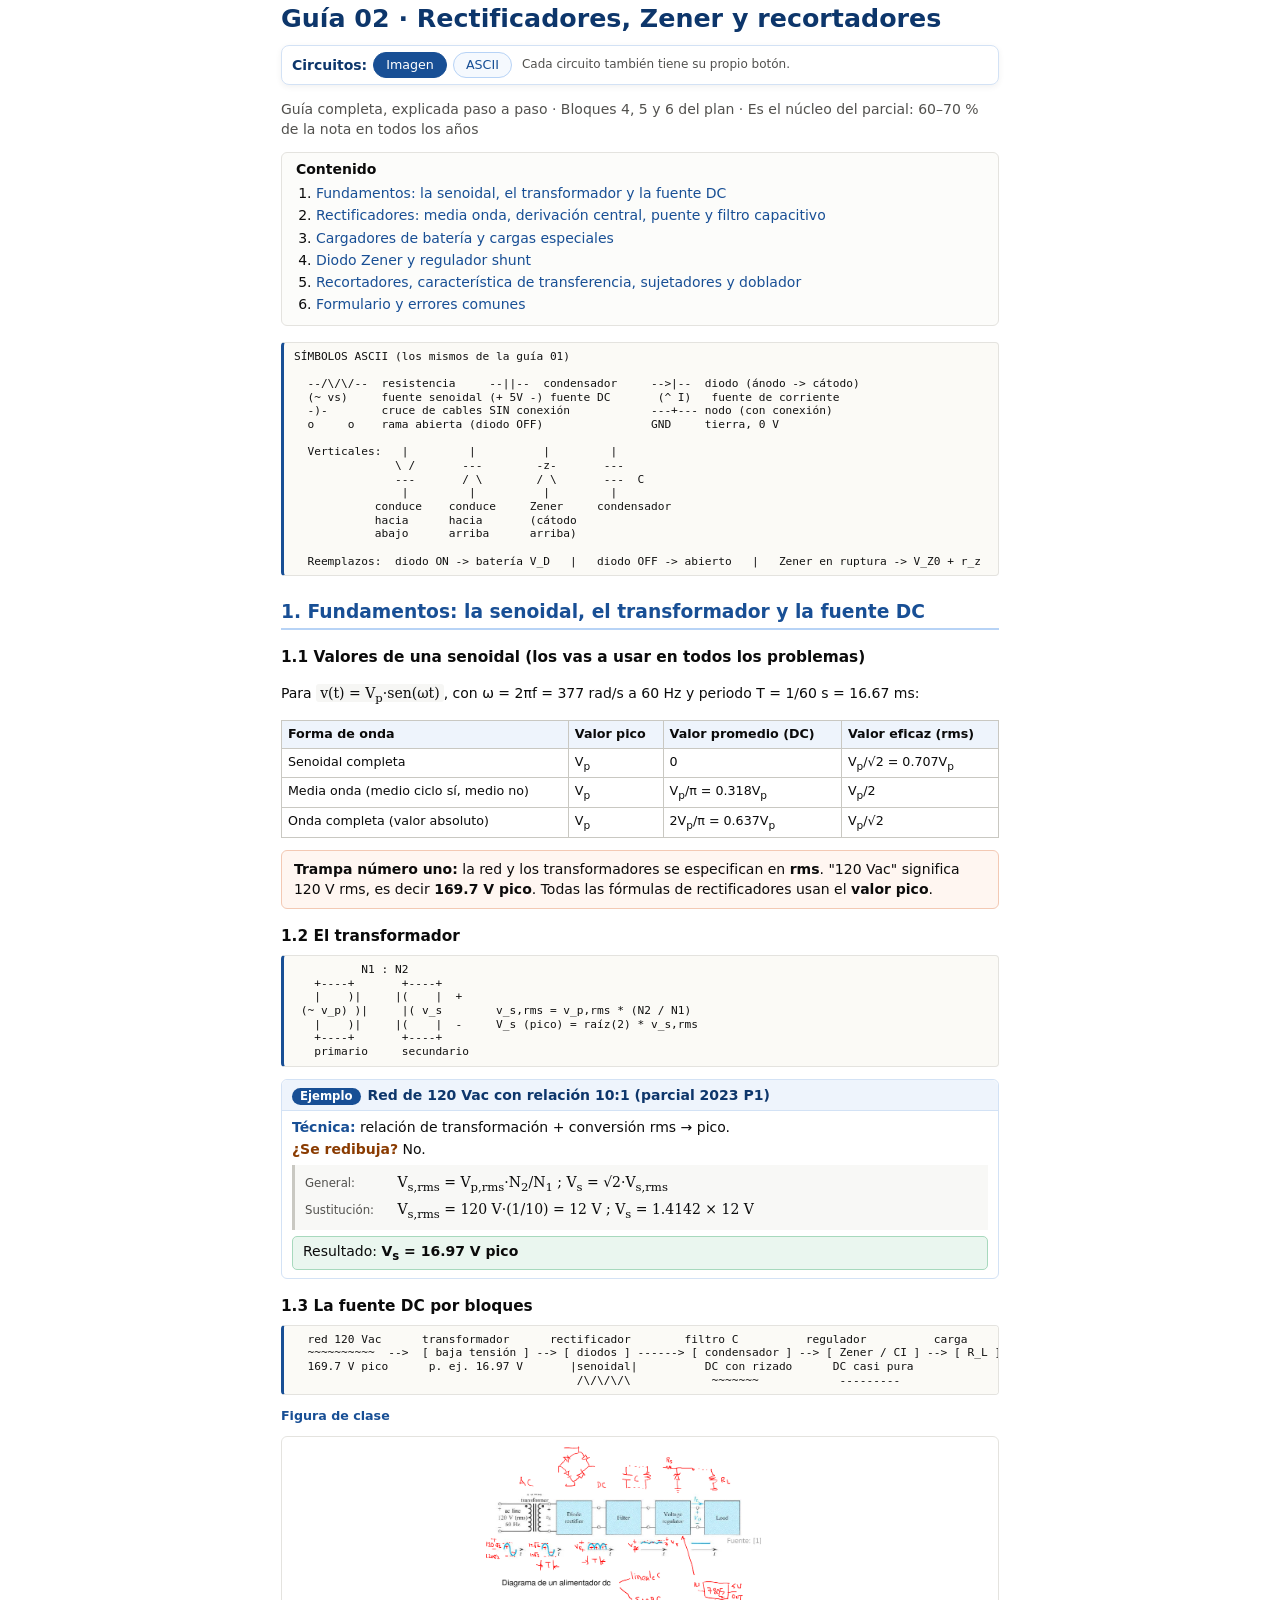
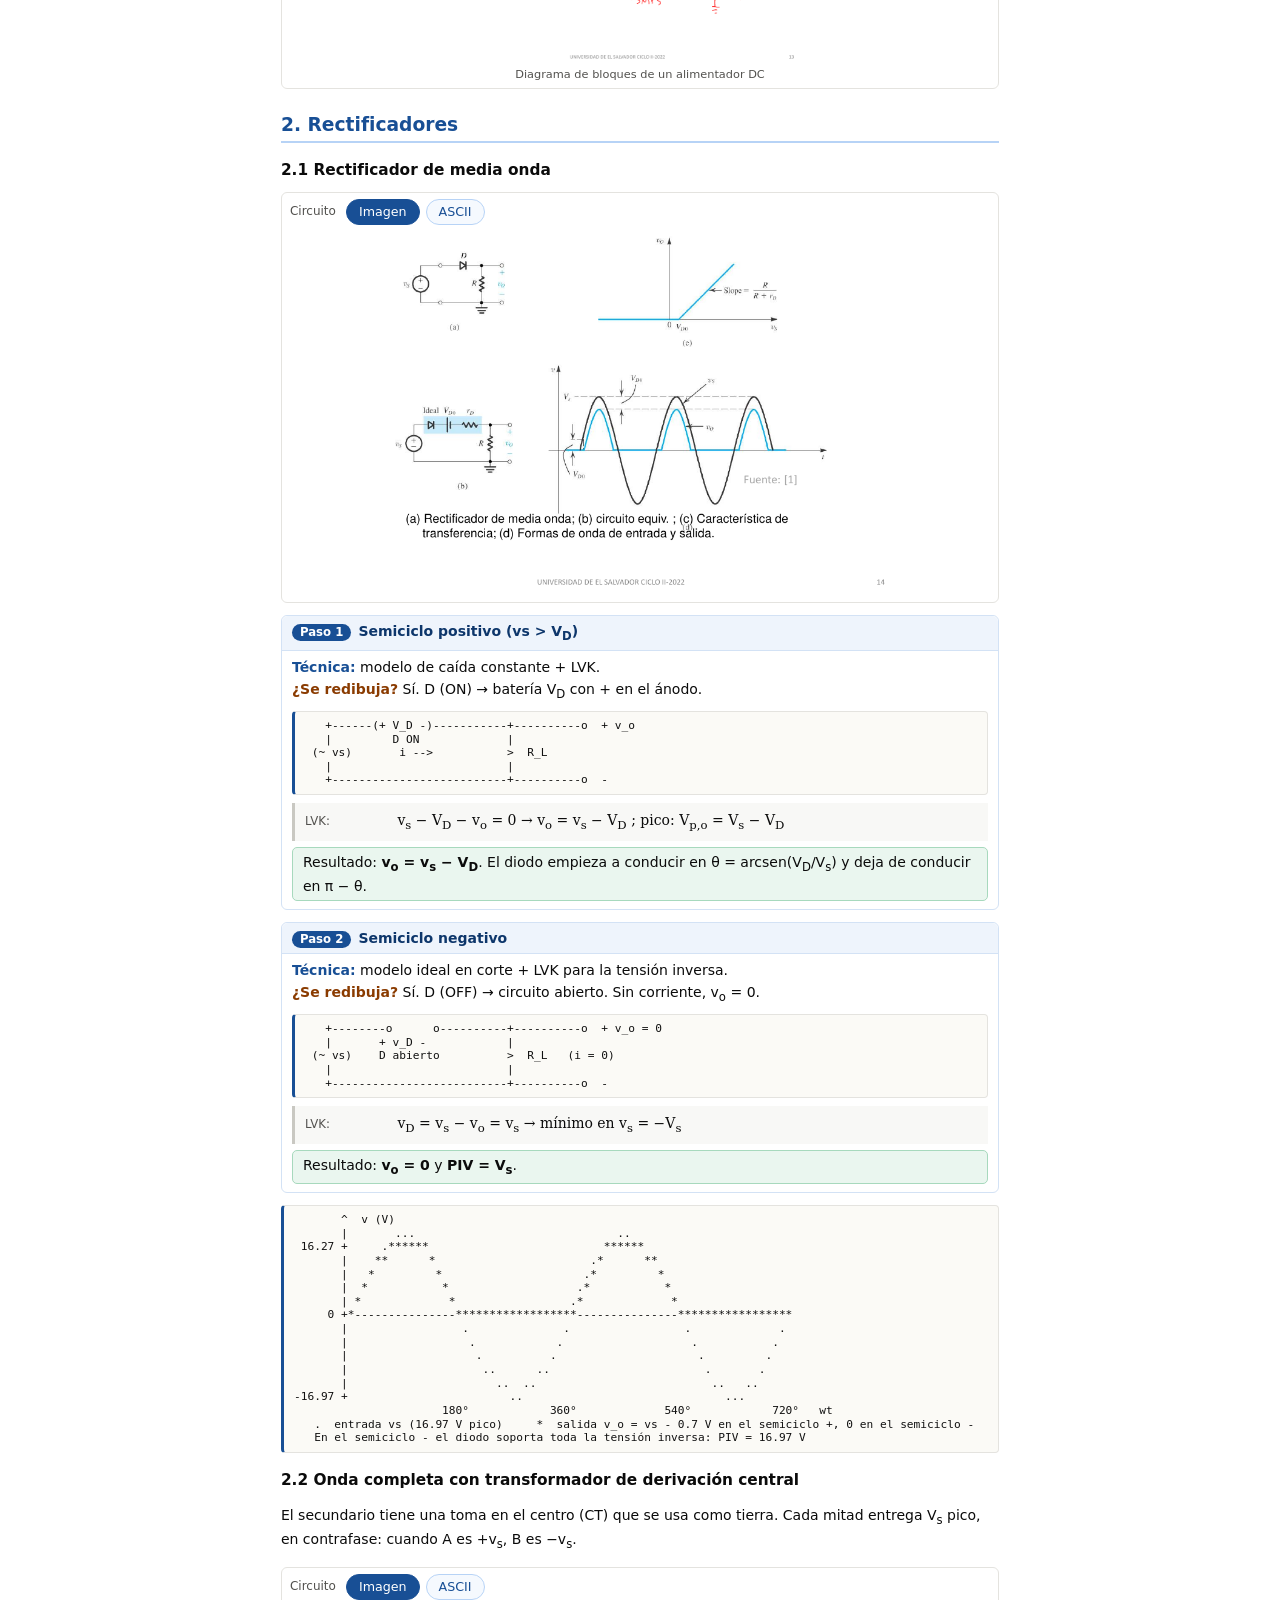
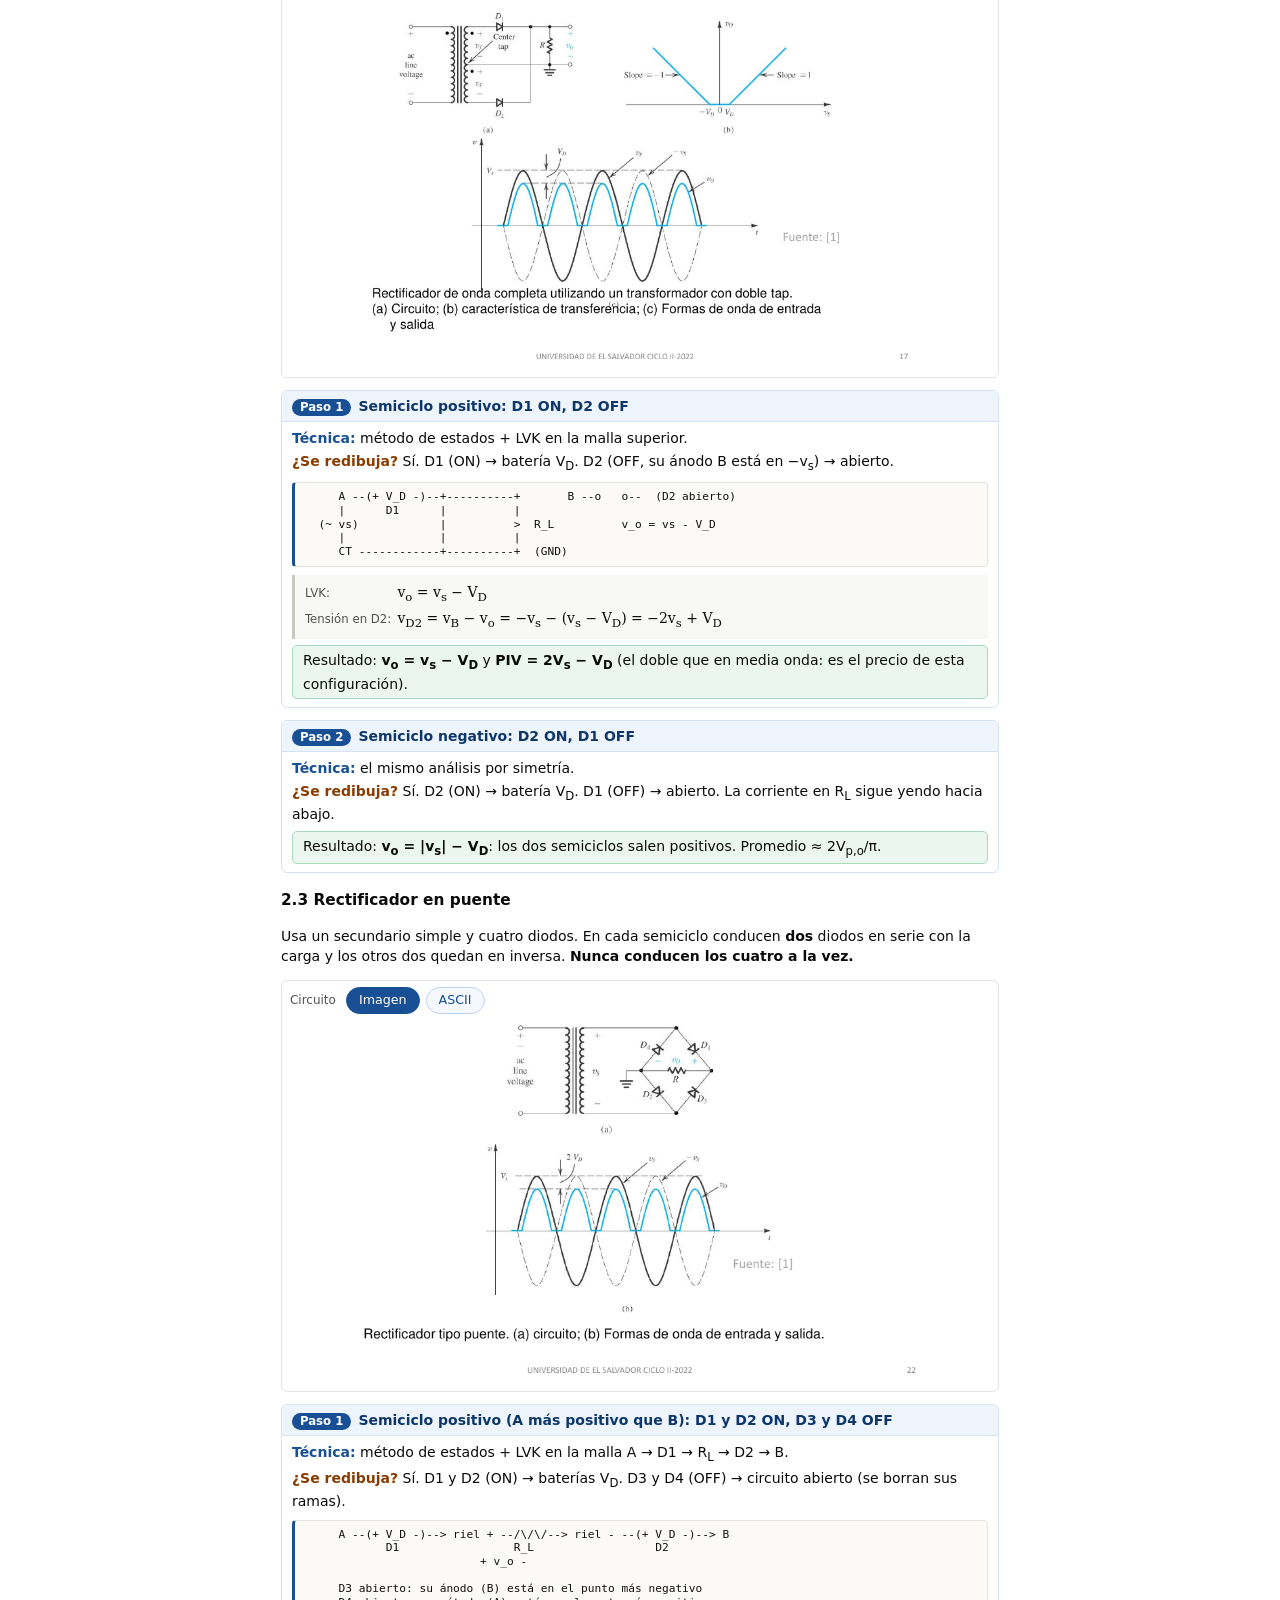
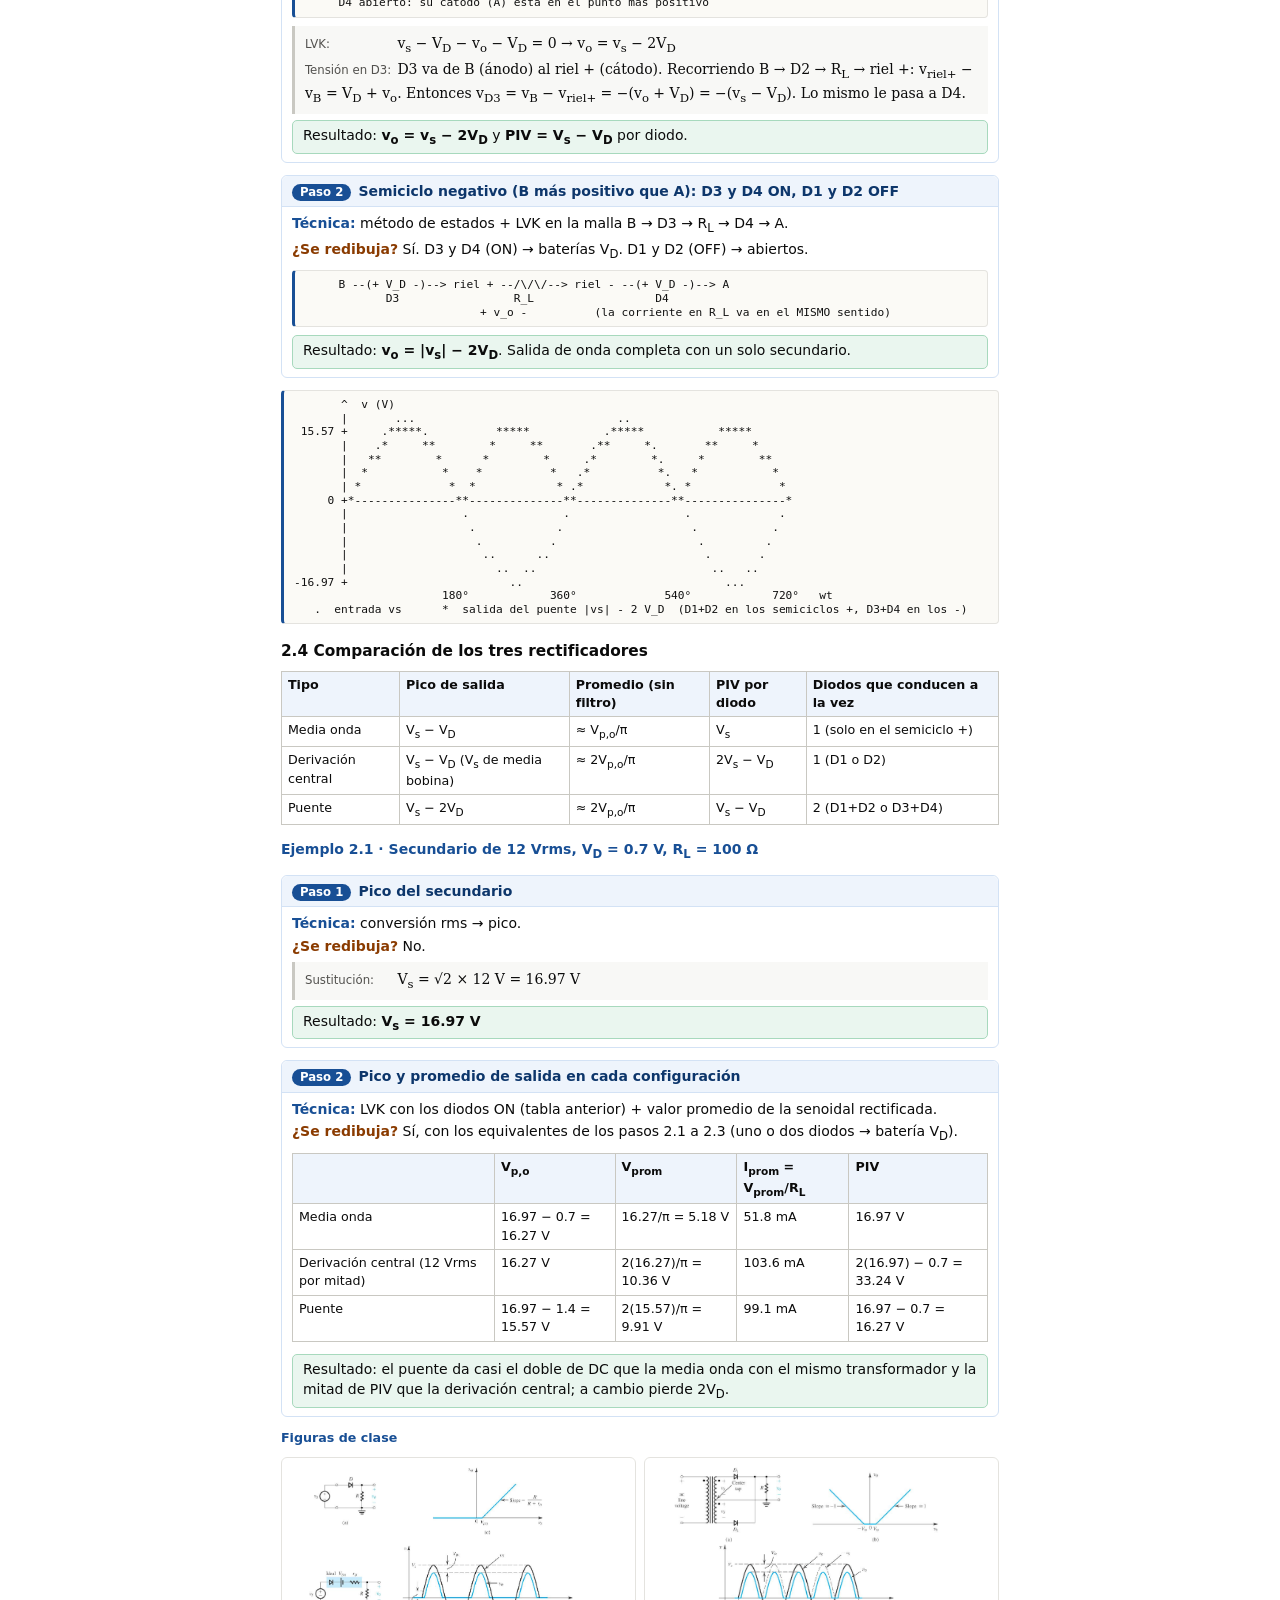
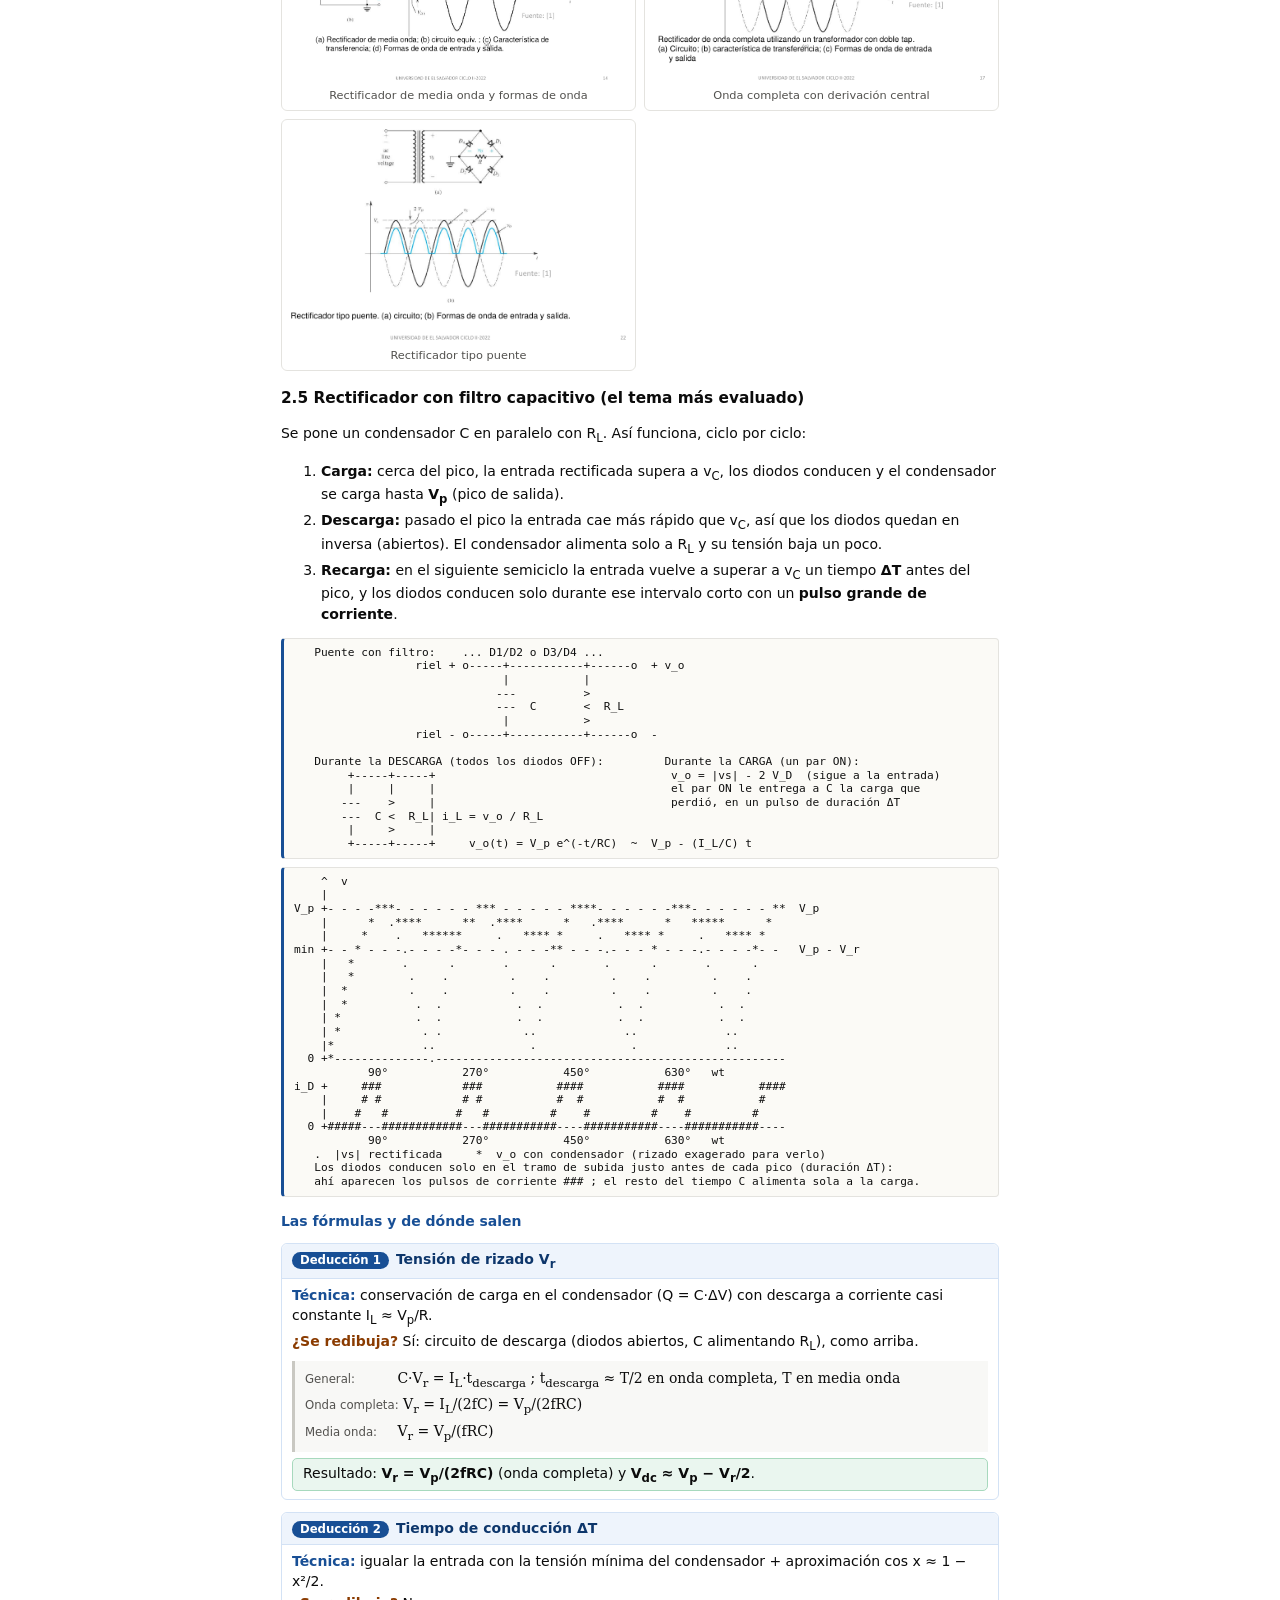
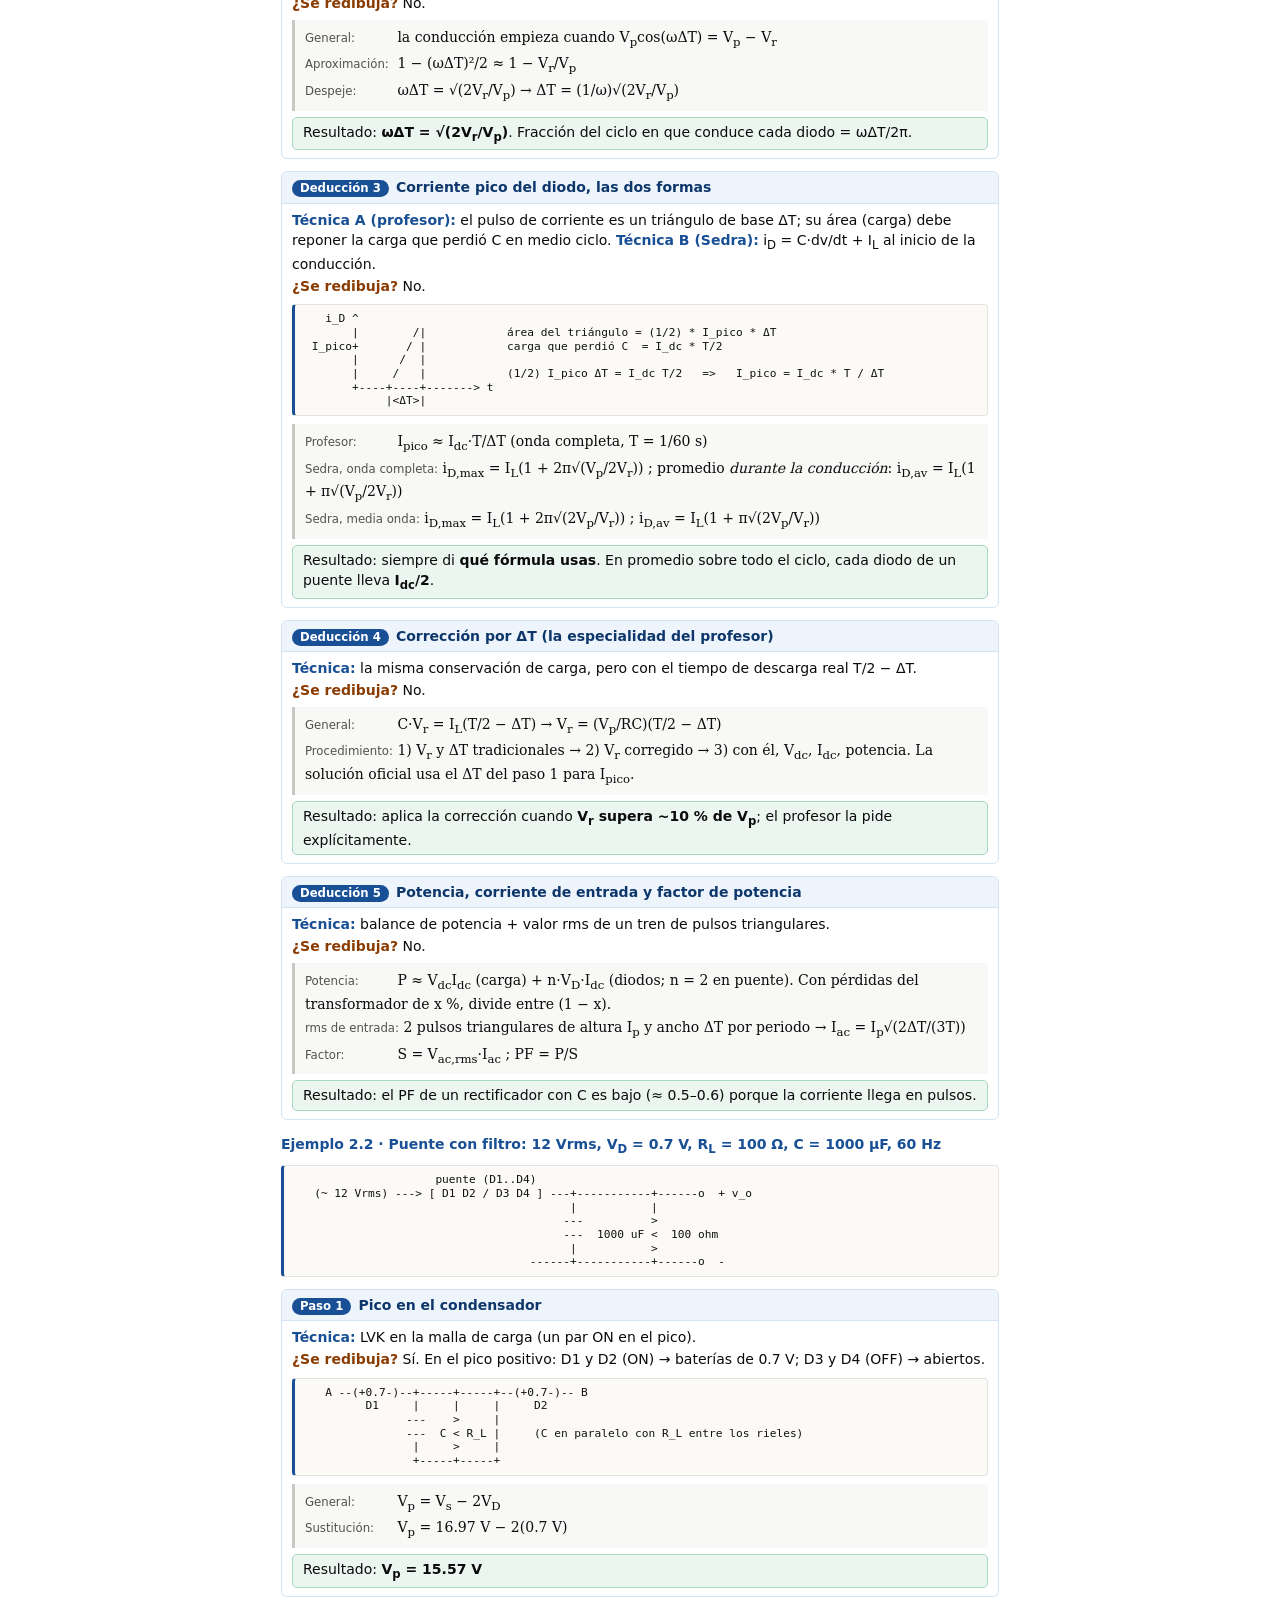
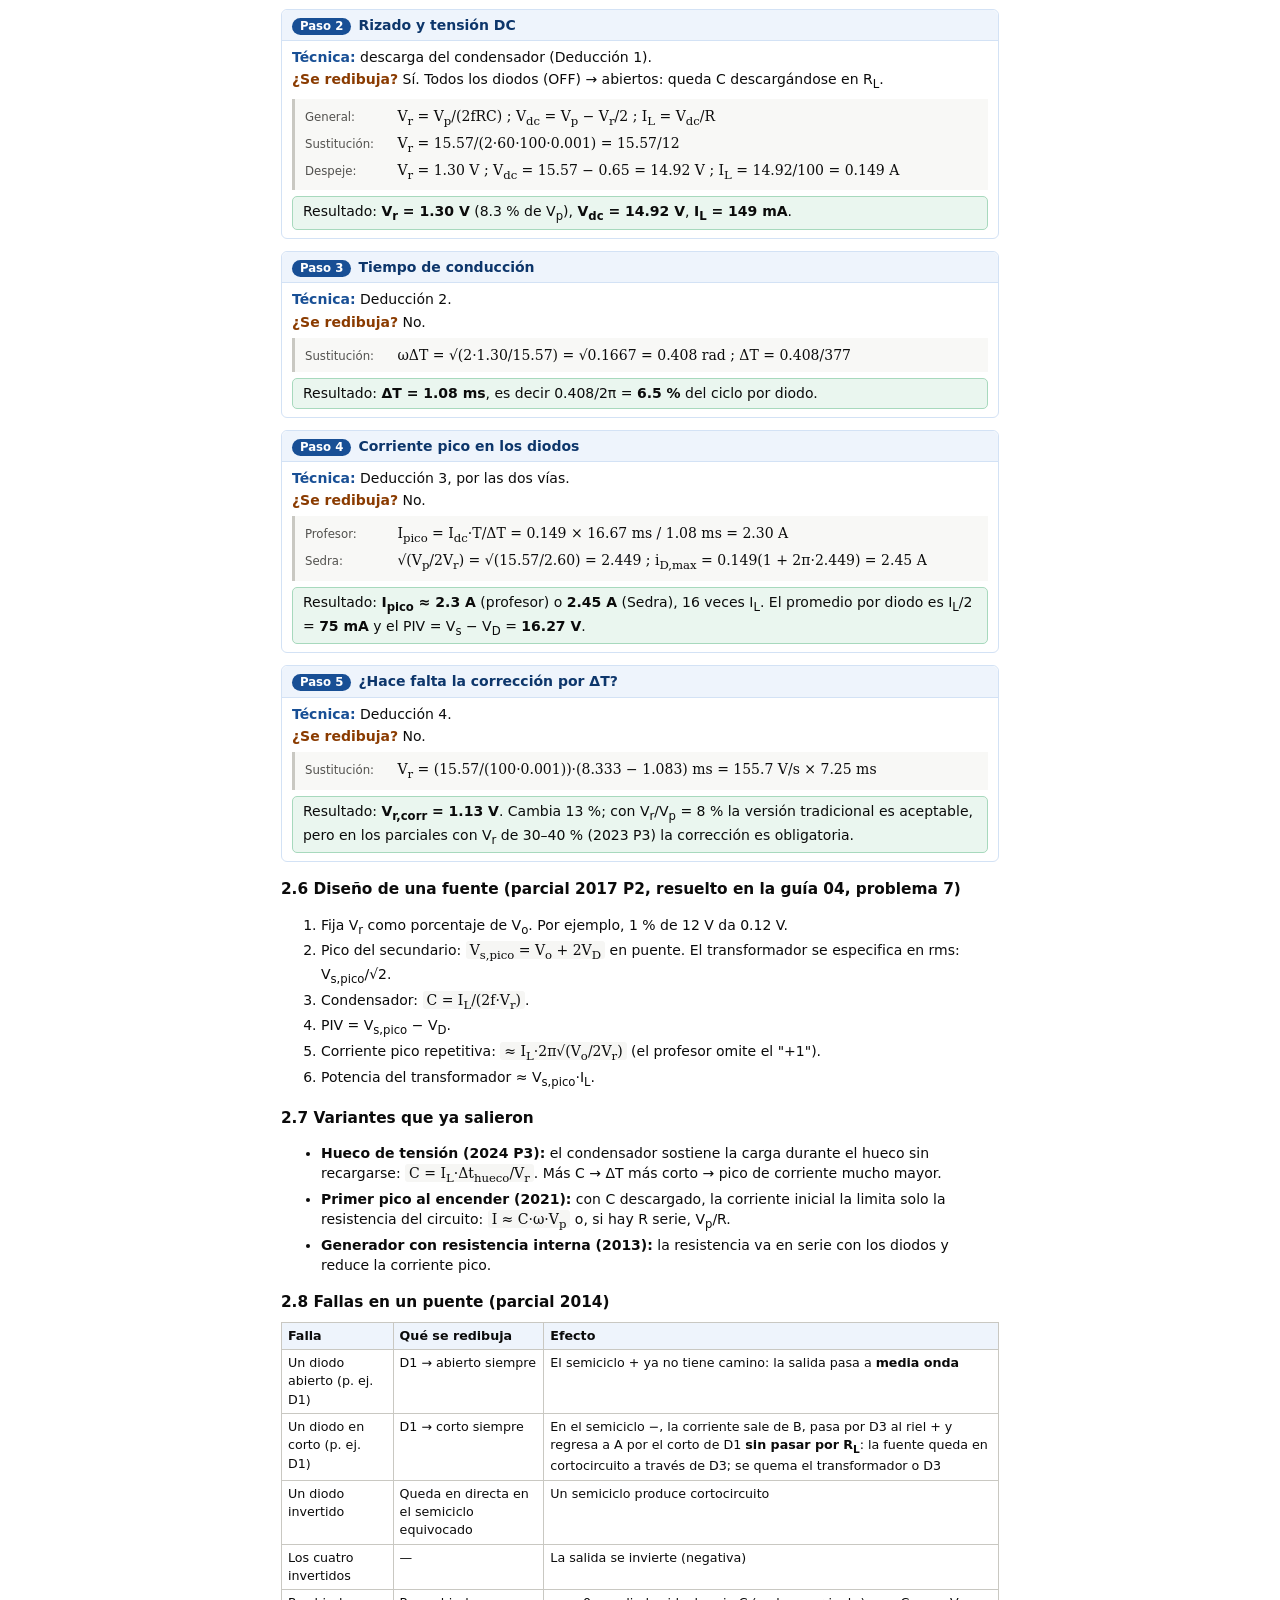
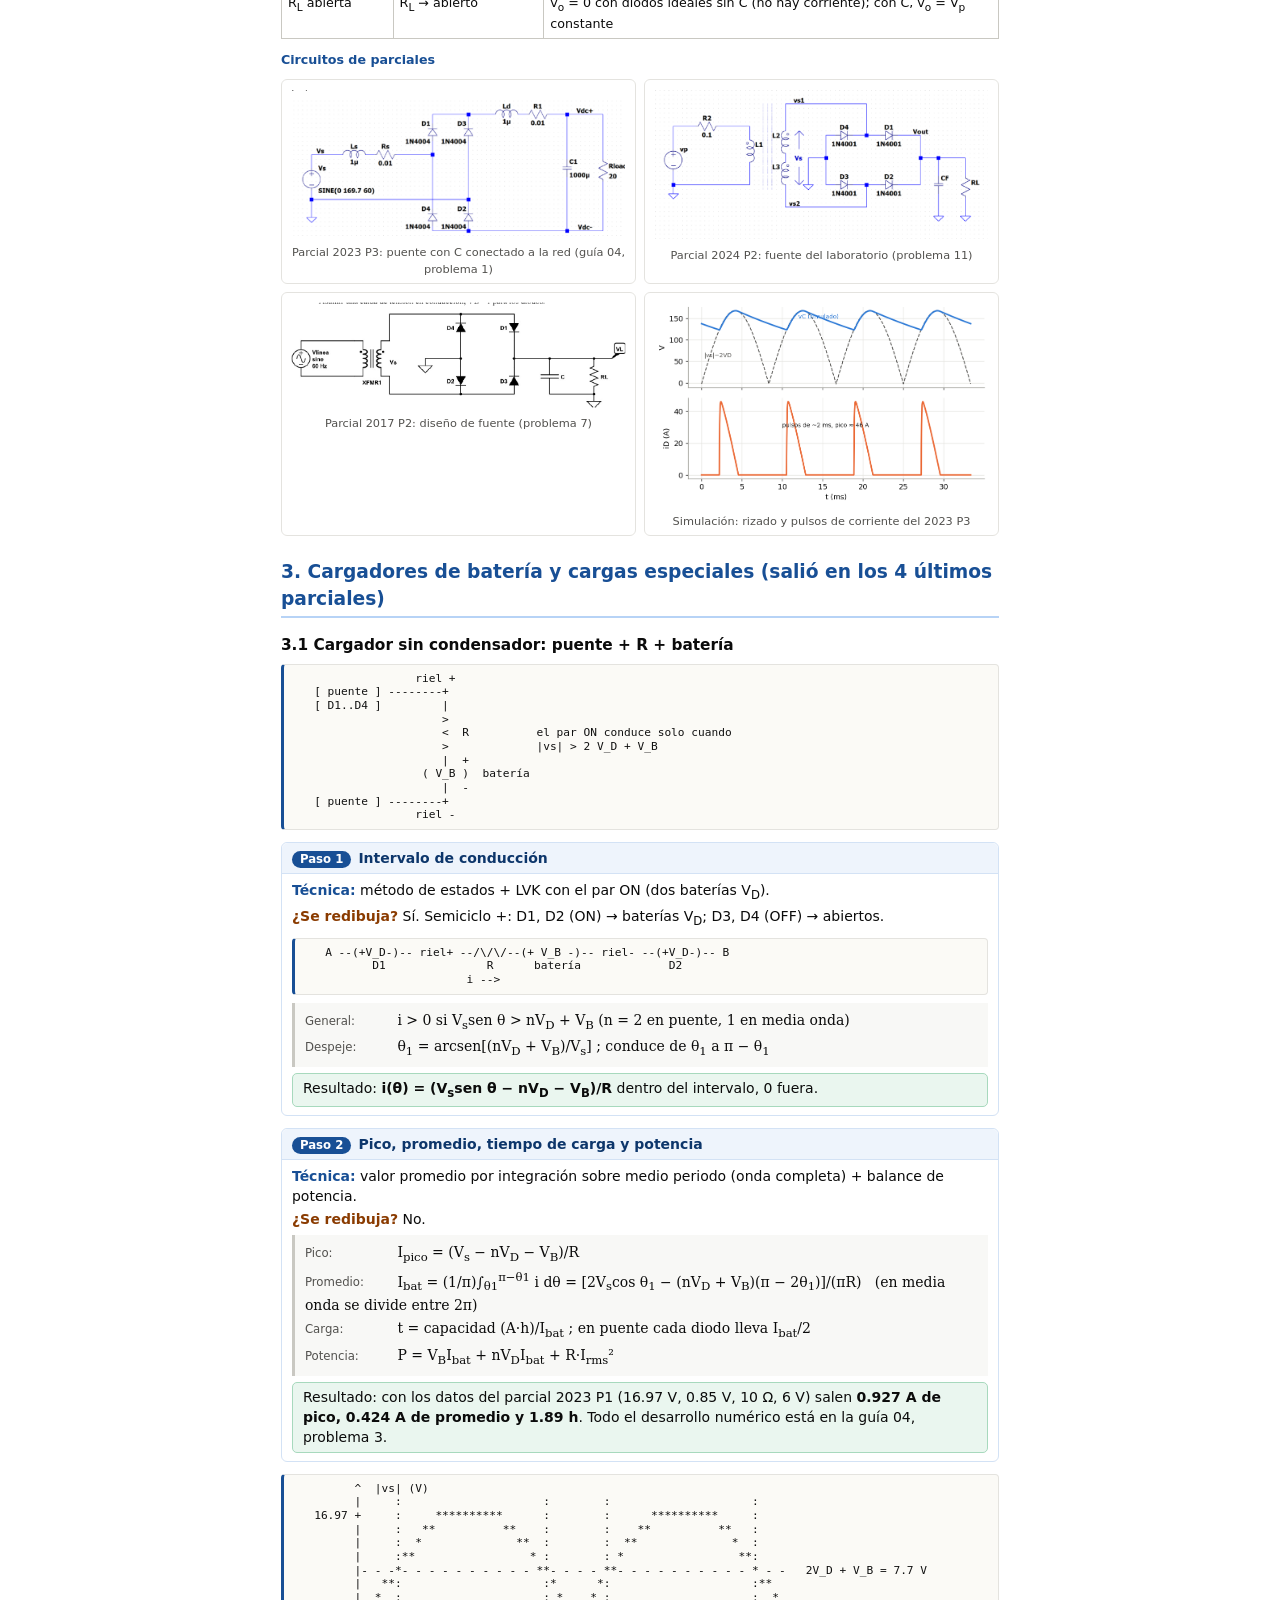
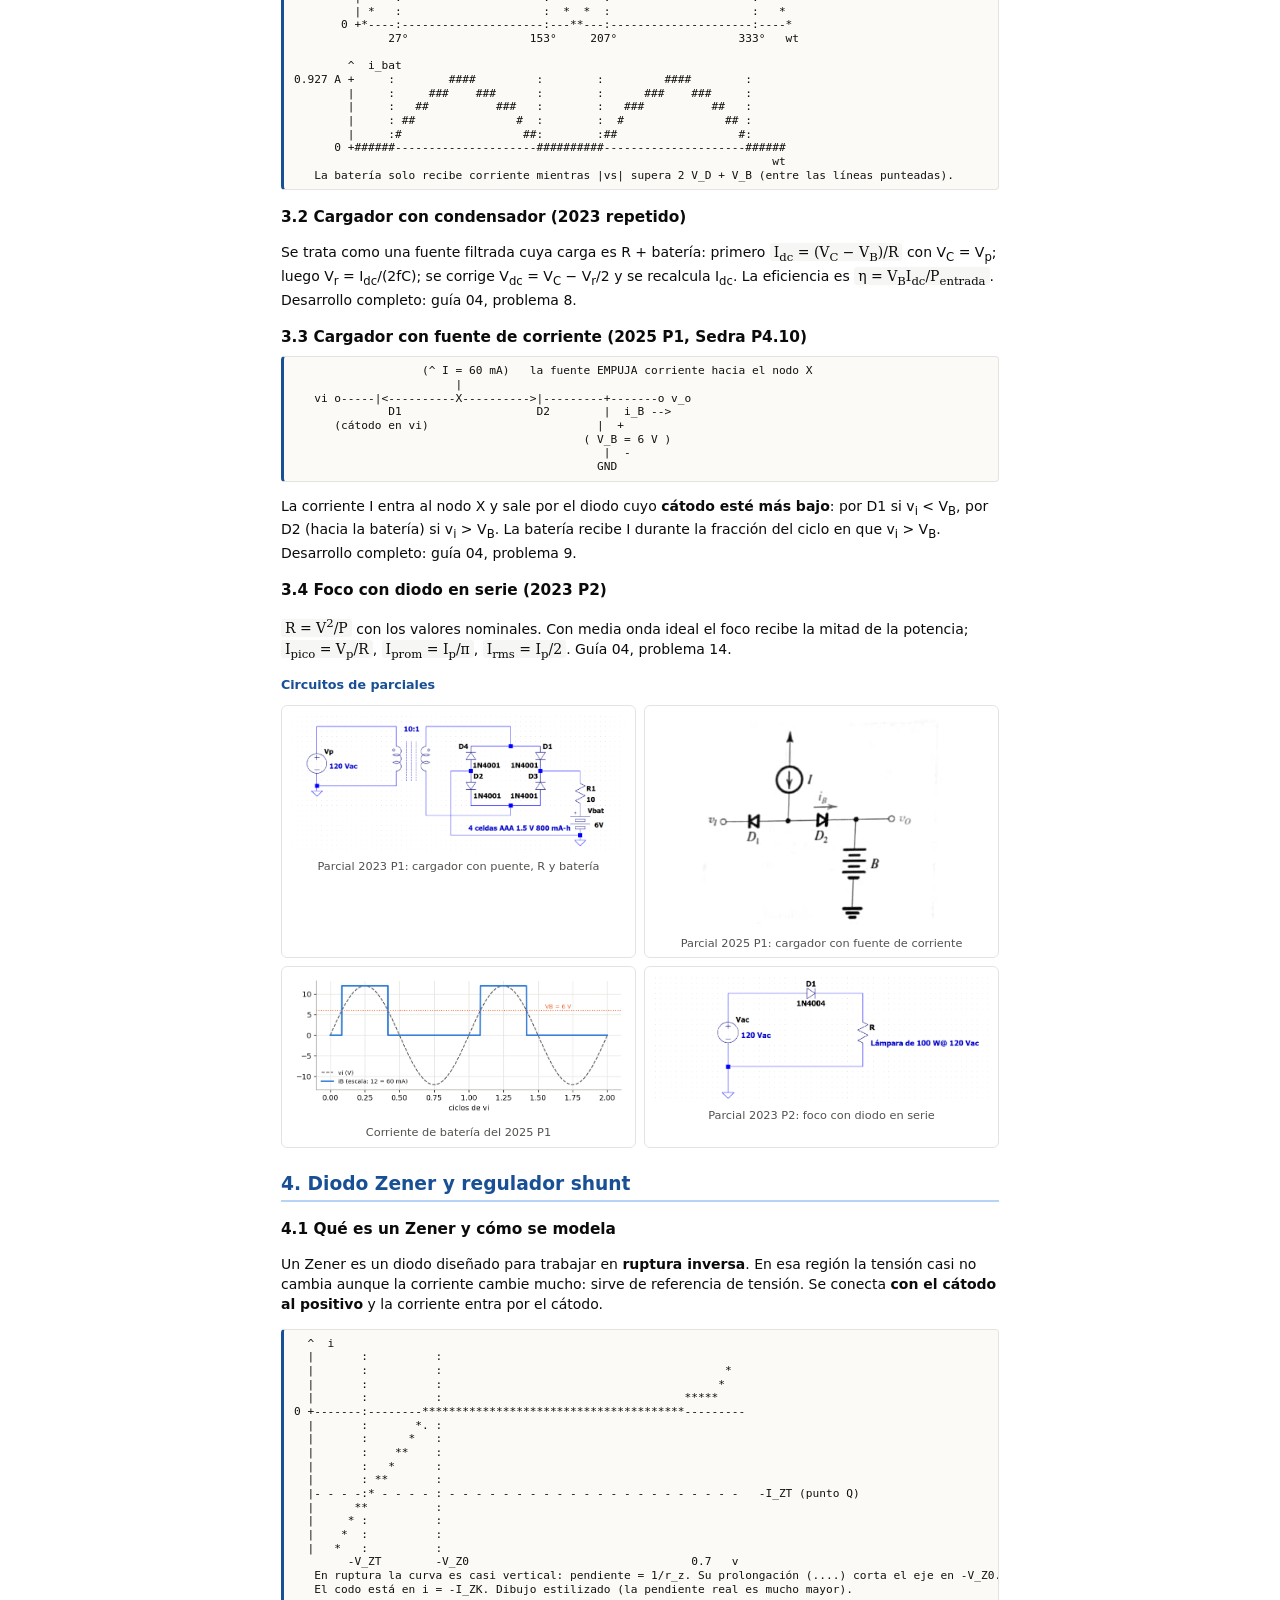
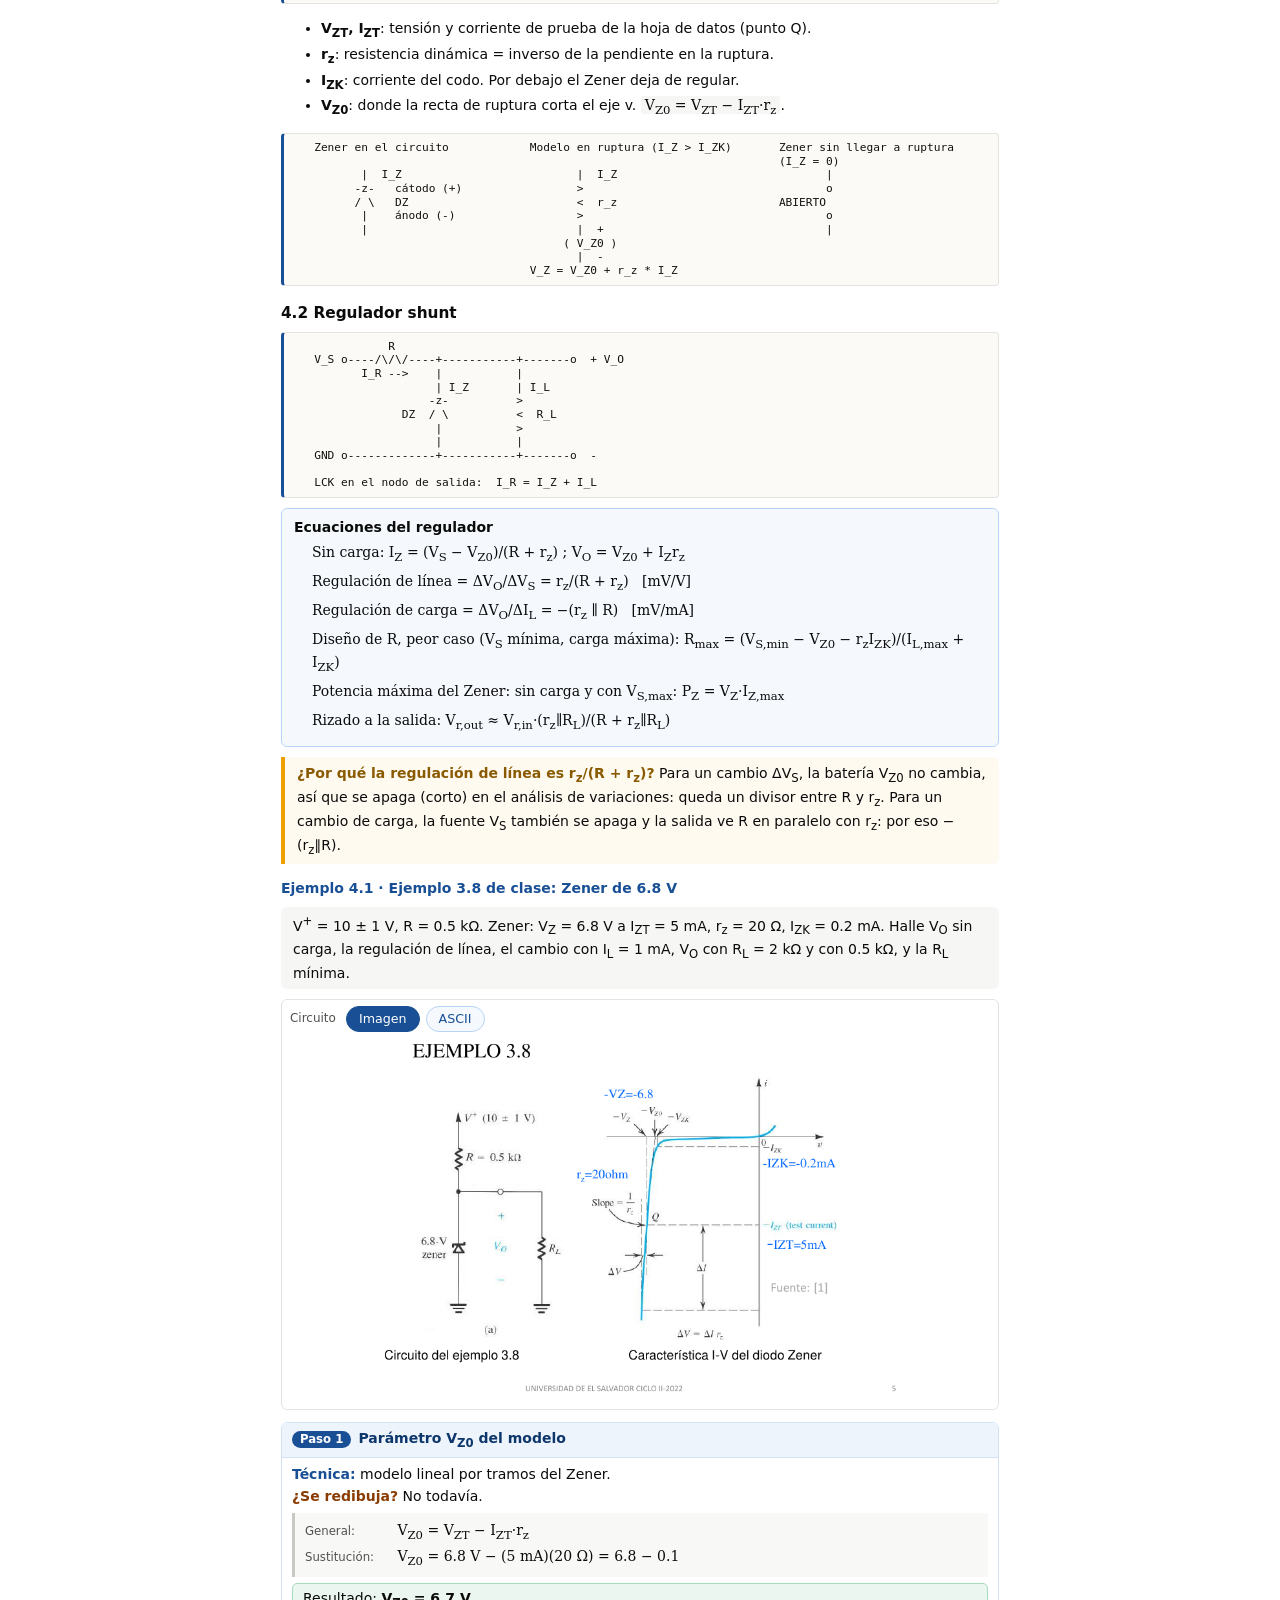
<file: 00_Guias_de_Estudio/02_Guia_Rectificadores_Zener_Recortadores.html>
<!doctype html><html lang="es"><head><meta charset="utf-8"><title>Guía 02 · Rectificadores, Zener y recortadores</title><link rel="stylesheet" href="estilo.css"></head><body>
<h1>Guía 02 · Rectificadores, Zener y recortadores</h1>
<div class="modo-bar" role="group" aria-label="Cómo ver los circuitos"><span>Circuitos:</span><button type="button" data-set="img">Imagen</button><button type="button" data-set="ascii">ASCII</button><span class="modo-nota">Cada circuito también tiene su propio botón.</span></div>
<p class="sub">Guía completa, explicada paso a paso · Bloques 4, 5 y 6 del plan · Es el núcleo del parcial: 60–70 % de la nota en todos los años</p>

<div class="toc"><b>Contenido</b>
<ol>
<li><a href="#s1">Fundamentos: la senoidal, el transformador y la fuente DC</a></li>
<li><a href="#s2">Rectificadores: media onda, derivación central, puente y filtro capacitivo</a></li>
<li><a href="#s3">Cargadores de batería y cargas especiales</a></li>
<li><a href="#s4">Diodo Zener y regulador shunt</a></li>
<li><a href="#s5">Recortadores, característica de transferencia, sujetadores y doblador</a></li>
<li><a href="#s6">Formulario y errores comunes</a></li>
</ol></div>

<pre class="ascii">SÍMBOLOS ASCII (los mismos de la guía 01)

  --/\/\/--  resistencia     --||--  condensador     --&gt;|--  diodo (ánodo -&gt; cátodo)
  (~ vs)     fuente senoidal (+ 5V -) fuente DC       (^ I)   fuente de corriente
  -)-        cruce de cables SIN conexión            ---+--- nodo (con conexión)
  o     o    rama abierta (diodo OFF)                GND     tierra, 0 V

  Verticales:   |         |          |         |
               \ /       ---        -z-       ---
               ---       / \        / \       ---  C
                |         |          |         |
            conduce    conduce     Zener     condensador
            hacia      hacia       (cátodo
            abajo      arriba      arriba)

  Reemplazos:  diodo ON -&gt; batería V_D   |   diodo OFF -&gt; abierto   |   Zener en ruptura -&gt; V_Z0 + r_z</pre>

<!-- ==================================================================== -->
<h2 id="s1">1. Fundamentos: la senoidal, el transformador y la fuente DC</h2>
<h3>1.1 Valores de una senoidal (los vas a usar en todos los problemas)</h3>
<p>Para <span class="f">v(t) = V<sub>p</sub>·sen(ωt)</span>, con ω = 2πf = 377 rad/s a 60 Hz y periodo T = 1/60 s = 16.67 ms:</p>
<table>
<tr><th>Forma de onda</th><th>Valor pico</th><th>Valor promedio (DC)</th><th>Valor eficaz (rms)</th></tr>
<tr><td>Senoidal completa</td><td>V<sub>p</sub></td><td>0</td><td>V<sub>p</sub>/√2 = 0.707V<sub>p</sub></td></tr>
<tr><td>Media onda (medio ciclo sí, medio no)</td><td>V<sub>p</sub></td><td>V<sub>p</sub>/π = 0.318V<sub>p</sub></td><td>V<sub>p</sub>/2</td></tr>
<tr><td>Onda completa (valor absoluto)</td><td>V<sub>p</sub></td><td>2V<sub>p</sub>/π = 0.637V<sub>p</sub></td><td>V<sub>p</sub>/√2</td></tr>
</table>
<div class="warn"><b>Trampa número uno:</b> la red y los transformadores se especifican en <b>rms</b>. "120 Vac" significa 120 V rms, es decir <b>169.7 V pico</b>. Todas las fórmulas de rectificadores usan el <b>valor pico</b>.</div>
<h3>1.2 El transformador</h3>
<pre class="ascii">          N1 : N2
   +----+       +----+
   |    )|     |(    |  +
 (~ v_p) )|     |( v_s        v_s,rms = v_p,rms * (N2 / N1)
   |    )|     |(    |  -     V_s (pico) = raíz(2) * v_s,rms
   +----+       +----+
   primario     secundario</pre>
<div class="paso"><div class="ph"><span class="pn">Ejemplo</span>Red de 120 Vac con relación 10:1 (parcial 2023 P1)</div>
<p class="tec"><b>Técnica:</b> relación de transformación + conversión rms → pico.</p>
<p class="red"><b>¿Se redibuja?</b> No.</p>
<div class="mat"><div><span class="lb">General:</span> V<sub>s,rms</sub> = V<sub>p,rms</sub>·N<sub>2</sub>/N<sub>1</sub> ; V<sub>s</sub> = √2·V<sub>s,rms</sub></div>
<div><span class="lb">Sustitución:</span> V<sub>s,rms</sub> = 120 V·(1/10) = 12 V ; V<sub>s</sub> = 1.4142 × 12 V</div></div>
<p class="res">Resultado: <b>V<sub>s</sub> = 16.97 V pico</b></p></div>
<h3>1.3 La fuente DC por bloques</h3>
<pre class="ascii">  red 120 Vac      transformador      rectificador        filtro C          regulador          carga
  ~~~~~~~~~~  --&gt;  [ baja tensión ] --&gt; [ diodos ] ------&gt; [ condensador ] --&gt; [ Zener / CI ] --&gt; [ R_L ]
  169.7 V pico      p. ej. 16.97 V       |senoidal|          DC con rizado      DC casi pura
                                          /\/\/\/\            ~~~~~~~            ---------</pre>
<p class="galt">Figura de clase</p><div class="gal"><figure><img src="img/clase/fuente_bloques.png" alt="Diagrama de bloques"><figcaption>Diagrama de bloques de un alimentador DC</figcaption></figure></div>

<!-- ==================================================================== -->
<h2 id="s2">2. Rectificadores</h2>
<h3>2.1 Rectificador de media onda</h3>
<figure class="dual" data-v="img"><div class="dual-bar"><span>Circuito</span><button type="button" data-v="img" aria-pressed="true">Imagen</button><button type="button" data-v="ascii" aria-pressed="false">ASCII</button></div><div class="dual-img"><img src="img/clase/media_onda.png" alt="Circuito original"></div><pre class="ascii">                     D
   +----------------&gt;|--------+----------o  + v_o
   |                          |
 (~ vs)   vs = V_s sen(wt)    &gt;
   |                          &lt;  R_L
   |                          &gt;
   |                          |
   +--------------------------+----------o  - v_o   (GND)</pre></figure>
<div class="paso"><div class="ph"><span class="pn">Paso 1</span>Semiciclo positivo (vs &gt; V<sub>D</sub>)</div>
<p class="tec"><b>Técnica:</b> modelo de caída constante + LVK.</p>
<p class="red"><b>¿Se redibuja?</b> Sí. D (ON) → batería V<sub>D</sub> con + en el ánodo.</p>
<pre class="ascii">   +------(+ V_D -)-----------+----------o  + v_o
   |         D ON             |
 (~ vs)       i --&gt;           &gt;  R_L
   |                          |
   +--------------------------+----------o  -</pre>
<div class="mat"><div><span class="lb">LVK:</span> v<sub>s</sub> − V<sub>D</sub> − v<sub>o</sub> = 0 → v<sub>o</sub> = v<sub>s</sub> − V<sub>D</sub> ; pico: V<sub>p,o</sub> = V<sub>s</sub> − V<sub>D</sub></div></div>
<p class="res">Resultado: <b>v<sub>o</sub> = v<sub>s</sub> − V<sub>D</sub></b>. El diodo empieza a conducir en θ = arcsen(V<sub>D</sub>/V<sub>s</sub>) y deja de conducir en π − θ.</p></div>
<div class="paso"><div class="ph"><span class="pn">Paso 2</span>Semiciclo negativo</div>
<p class="tec"><b>Técnica:</b> modelo ideal en corte + LVK para la tensión inversa.</p>
<p class="red"><b>¿Se redibuja?</b> Sí. D (OFF) → circuito abierto. Sin corriente, v<sub>o</sub> = 0.</p>
<pre class="ascii">   +--------o      o----------+----------o  + v_o = 0
   |       + v_D -            |
 (~ vs)    D abierto          &gt;  R_L   (i = 0)
   |                          |
   +--------------------------+----------o  -</pre>
<div class="mat"><div><span class="lb">LVK:</span> v<sub>D</sub> = v<sub>s</sub> − v<sub>o</sub> = v<sub>s</sub> → mínimo en v<sub>s</sub> = −V<sub>s</sub></div></div>
<p class="res">Resultado: <b>v<sub>o</sub> = 0</b> y <b>PIV = V<sub>s</sub></b>.</p></div>
<pre class="ascii">       ^  v (V)
       |       ...                              ..
 16.27 +     .******                          ******
       |    **      *                       .*      **
       |   *         *                     .*         *
       |  *           *                   .*           *
       | *             *                 .*             *
     0 +*---------------******************---------------*****************
       |                 .              .                 .             .
       |                  .            .                   .           .
       |                   .          .                     .         .
       |                    ..      ..                       .       .
       |                      ..  ..                          ..   ..
-16.97 +                        ..                              ...
                      180°            360°             540°            720°   wt
   .  entrada vs (16.97 V pico)     *  salida v_o = vs - 0.7 V en el semiciclo +, 0 en el semiciclo -
   En el semiciclo - el diodo soporta toda la tensión inversa: PIV = 16.97 V</pre>

<h3>2.2 Onda completa con transformador de derivación central</h3>
<p>El secundario tiene una toma en el centro (CT) que se usa como tierra. Cada mitad entrega V<sub>s</sub> pico, en contrafase: cuando A es +v<sub>s</sub>, B es −v<sub>s</sub>.</p>
<figure class="dual" data-v="img"><div class="dual-bar"><span>Circuito</span><button type="button" data-v="img" aria-pressed="true">Imagen</button><button type="button" data-v="ascii" aria-pressed="false">ASCII</button></div><div class="dual-img"><img src="img/clase/onda_completa_tap.png" alt="Circuito original"></div><pre class="ascii">                           D1
        +------A------------&gt;|-----------+
        |                                |
      (~ vs)   mitad superior            |
        |                                +--------+--------o  + v_o
        CT------------+                  |        |
        |             |                  |        &gt;
      (~ vs)   mitad  |                  |        &lt;  R_L
        |    inferior |                  |        &gt;
        +------B------)------------&gt;|----+        |
                      |             D2            |
                      +---------------------------+--------o  - v_o  (GND = CT)</pre></figure>
<div class="paso"><div class="ph"><span class="pn">Paso 1</span>Semiciclo positivo: D1 ON, D2 OFF</div>
<p class="tec"><b>Técnica:</b> método de estados + LVK en la malla superior.</p>
<p class="red"><b>¿Se redibuja?</b> Sí. D1 (ON) → batería V<sub>D</sub>. D2 (OFF, su ánodo B está en −v<sub>s</sub>) → abierto.</p>
<pre class="ascii">     A --(+ V_D -)--+----------+       B --o   o--  (D2 abierto)
     |      D1      |          |
  (~ vs)            |          &gt;  R_L          v_o = vs - V_D
     |              |          |
     CT ------------+----------+  (GND)</pre>
<div class="mat"><div><span class="lb">LVK:</span> v<sub>o</sub> = v<sub>s</sub> − V<sub>D</sub></div>
<div><span class="lb">Tensión en D2:</span> v<sub>D2</sub> = v<sub>B</sub> − v<sub>o</sub> = −v<sub>s</sub> − (v<sub>s</sub> − V<sub>D</sub>) = −2v<sub>s</sub> + V<sub>D</sub></div></div>
<p class="res">Resultado: <b>v<sub>o</sub> = v<sub>s</sub> − V<sub>D</sub></b> y <b>PIV = 2V<sub>s</sub> − V<sub>D</sub></b> (el doble que en media onda: es el precio de esta configuración).</p></div>
<div class="paso"><div class="ph"><span class="pn">Paso 2</span>Semiciclo negativo: D2 ON, D1 OFF</div>
<p class="tec"><b>Técnica:</b> el mismo análisis por simetría.</p>
<p class="red"><b>¿Se redibuja?</b> Sí. D2 (ON) → batería V<sub>D</sub>. D1 (OFF) → abierto. La corriente en R<sub>L</sub> sigue yendo hacia abajo.</p>
<p class="res">Resultado: <b>v<sub>o</sub> = |v<sub>s</sub>| − V<sub>D</sub></b>: los dos semiciclos salen positivos. Promedio ≈ 2V<sub>p,o</sub>/π.</p></div>

<h3>2.3 Rectificador en puente</h3>
<p>Usa un secundario simple y cuatro diodos. En cada semiciclo conducen <b>dos</b> diodos en serie con la carga y los otros dos quedan en inversa. <b>Nunca conducen los cuatro a la vez.</b></p>
<figure class="dual" data-v="img"><div class="dual-bar"><span>Circuito</span><button type="button" data-v="img" aria-pressed="true">Imagen</button><button type="button" data-v="ascii" aria-pressed="false">ASCII</button></div><div class="dual-img"><img src="img/clase/puente.png" alt="Circuito original"></div><pre class="ascii">                  +---------------+---------------+-------o  + v_o
                  |               |               |
                 ---             ---              &gt;
              D1 / \          D3 / \              &lt;  R_L
                  |               |               &gt;
     +-----A------+               |               |
     |            |               |               |
   (~ vs)        ---              |               |
     |        D4 / \              |               |
     |            |               |               |
     +-----B------)---------------+               |
                  |               |               |
                  |              ---              |
                  |           D2 / \              |
                  |               |               |
                  +---------------+---------------+-------o  - v_o  (GND)

   Los cuatro diodos "apuntan hacia arriba": ánodo abajo, cátodo arriba.
   D1: A -&gt; riel +      D3: B -&gt; riel +      D4: riel - -&gt; A      D2: riel - -&gt; B</pre></figure>
<div class="paso"><div class="ph"><span class="pn">Paso 1</span>Semiciclo positivo (A más positivo que B): D1 y D2 ON, D3 y D4 OFF</div>
<p class="tec"><b>Técnica:</b> método de estados + LVK en la malla A → D1 → R<sub>L</sub> → D2 → B.</p>
<p class="red"><b>¿Se redibuja?</b> Sí. D1 y D2 (ON) → baterías V<sub>D</sub>. D3 y D4 (OFF) → circuito abierto (se borran sus ramas).</p>
<pre class="ascii">     A --(+ V_D -)--&gt; riel + --/\/\/--&gt; riel - --(+ V_D -)--&gt; B
            D1                 R_L                  D2
                          + v_o -

     D3 abierto: su ánodo (B) está en el punto más negativo
     D4 abierto: su cátodo (A) está en el punto más positivo</pre>
<div class="mat"><div><span class="lb">LVK:</span> v<sub>s</sub> − V<sub>D</sub> − v<sub>o</sub> − V<sub>D</sub> = 0 → v<sub>o</sub> = v<sub>s</sub> − 2V<sub>D</sub></div>
<div><span class="lb">Tensión en D3:</span> D3 va de B (ánodo) al riel + (cátodo). Recorriendo B → D2 → R<sub>L</sub> → riel +: v<sub>riel+</sub> − v<sub>B</sub> = V<sub>D</sub> + v<sub>o</sub>. Entonces v<sub>D3</sub> = v<sub>B</sub> − v<sub>riel+</sub> = −(v<sub>o</sub> + V<sub>D</sub>) = −(v<sub>s</sub> − V<sub>D</sub>). Lo mismo le pasa a D4.</div></div>
<p class="res">Resultado: <b>v<sub>o</sub> = v<sub>s</sub> − 2V<sub>D</sub></b> y <b>PIV = V<sub>s</sub> − V<sub>D</sub></b> por diodo.</p></div>
<div class="paso"><div class="ph"><span class="pn">Paso 2</span>Semiciclo negativo (B más positivo que A): D3 y D4 ON, D1 y D2 OFF</div>
<p class="tec"><b>Técnica:</b> método de estados + LVK en la malla B → D3 → R<sub>L</sub> → D4 → A.</p>
<p class="red"><b>¿Se redibuja?</b> Sí. D3 y D4 (ON) → baterías V<sub>D</sub>. D1 y D2 (OFF) → abiertos.</p>
<pre class="ascii">     B --(+ V_D -)--&gt; riel + --/\/\/--&gt; riel - --(+ V_D -)--&gt; A
            D3                 R_L                  D4
                          + v_o -          (la corriente en R_L va en el MISMO sentido)</pre>
<p class="res">Resultado: <b>v<sub>o</sub> = |v<sub>s</sub>| − 2V<sub>D</sub></b>. Salida de onda completa con un solo secundario.</p></div>
<pre class="ascii">       ^  v (V)
       |       ...                              ..
 15.57 +     .*****.          *****           .*****           *****
       |    .*     **        *     **       .**     *.       **     *
       |   **        *      *        *     .*        *.     *        **
       |  *           *    *          *   .*          *.   *           *
       | *             *  *            * .*            *. *             *
     0 +*---------------**--------------**--------------**---------------*
       |                 .              .                 .             .
       |                  .            .                   .           .
       |                   .          .                     .         .
       |                    ..      ..                       .       .
       |                      ..  ..                          ..   ..
-16.97 +                        ..                              ...
                      180°            360°             540°            720°   wt
   .  entrada vs      *  salida del puente |vs| - 2 V_D  (D1+D2 en los semiciclos +, D3+D4 en los -)</pre>

<h3>2.4 Comparación de los tres rectificadores</h3>
<table>
<tr><th>Tipo</th><th>Pico de salida</th><th>Promedio (sin filtro)</th><th>PIV por diodo</th><th>Diodos que conducen a la vez</th></tr>
<tr><td>Media onda</td><td>V<sub>s</sub> − V<sub>D</sub></td><td>≈ V<sub>p,o</sub>/π</td><td>V<sub>s</sub></td><td>1 (solo en el semiciclo +)</td></tr>
<tr><td>Derivación central</td><td>V<sub>s</sub> − V<sub>D</sub> (V<sub>s</sub> de media bobina)</td><td>≈ 2V<sub>p,o</sub>/π</td><td>2V<sub>s</sub> − V<sub>D</sub></td><td>1 (D1 o D2)</td></tr>
<tr><td>Puente</td><td>V<sub>s</sub> − 2V<sub>D</sub></td><td>≈ 2V<sub>p,o</sub>/π</td><td>V<sub>s</sub> − V<sub>D</sub></td><td>2 (D1+D2 o D3+D4)</td></tr>
</table>
<h4>Ejemplo 2.1 · Secundario de 12 Vrms, V<sub>D</sub> = 0.7 V, R<sub>L</sub> = 100 Ω</h4>
<div class="paso"><div class="ph"><span class="pn">Paso 1</span>Pico del secundario</div>
<p class="tec"><b>Técnica:</b> conversión rms → pico.</p>
<p class="red"><b>¿Se redibuja?</b> No.</p>
<div class="mat"><div><span class="lb">Sustitución:</span> V<sub>s</sub> = √2 × 12 V = 16.97 V</div></div>
<p class="res">Resultado: <b>V<sub>s</sub> = 16.97 V</b></p></div>
<div class="paso"><div class="ph"><span class="pn">Paso 2</span>Pico y promedio de salida en cada configuración</div>
<p class="tec"><b>Técnica:</b> LVK con los diodos ON (tabla anterior) + valor promedio de la senoidal rectificada.</p>
<p class="red"><b>¿Se redibuja?</b> Sí, con los equivalentes de los pasos 2.1 a 2.3 (uno o dos diodos → batería V<sub>D</sub>).</p>
<table><tr><th></th><th>V<sub>p,o</sub></th><th>V<sub>prom</sub></th><th>I<sub>prom</sub> = V<sub>prom</sub>/R<sub>L</sub></th><th>PIV</th></tr>
<tr><td>Media onda</td><td>16.97 − 0.7 = 16.27 V</td><td>16.27/π = 5.18 V</td><td>51.8 mA</td><td>16.97 V</td></tr>
<tr><td>Derivación central (12 Vrms por mitad)</td><td>16.27 V</td><td>2(16.27)/π = 10.36 V</td><td>103.6 mA</td><td>2(16.97) − 0.7 = 33.24 V</td></tr>
<tr><td>Puente</td><td>16.97 − 1.4 = 15.57 V</td><td>2(15.57)/π = 9.91 V</td><td>99.1 mA</td><td>16.97 − 0.7 = 16.27 V</td></tr></table>
<p class="res">Resultado: el puente da casi el doble de DC que la media onda con el mismo transformador y la mitad de PIV que la derivación central; a cambio pierde 2V<sub>D</sub>.</p></div>
<p class="galt">Figuras de clase</p><div class="gal"><figure><img src="img/clase/media_onda.png" alt="Media onda"><figcaption>Rectificador de media onda y formas de onda</figcaption></figure><figure><img src="img/clase/onda_completa_tap.png" alt="Derivación central"><figcaption>Onda completa con derivación central</figcaption></figure><figure><img src="img/clase/puente.png" alt="Puente"><figcaption>Rectificador tipo puente</figcaption></figure></div>

<h3>2.5 Rectificador con filtro capacitivo (el tema más evaluado)</h3>
<p>Se pone un condensador C en paralelo con R<sub>L</sub>. Así funciona, ciclo por ciclo:</p>
<ol>
<li><b>Carga:</b> cerca del pico, la entrada rectificada supera a v<sub>C</sub>, los diodos conducen y el condensador se carga hasta <b>V<sub>p</sub></b> (pico de salida).</li>
<li><b>Descarga:</b> pasado el pico la entrada cae más rápido que v<sub>C</sub>, así que los diodos quedan en inversa (abiertos). El condensador alimenta solo a R<sub>L</sub> y su tensión baja un poco.</li>
<li><b>Recarga:</b> en el siguiente semiciclo la entrada vuelve a superar a v<sub>C</sub> un tiempo <b>ΔT</b> antes del pico, y los diodos conducen solo durante ese intervalo corto con un <b>pulso grande de corriente</b>.</li>
</ol>
<pre class="ascii">   Puente con filtro:    ... D1/D2 o D3/D4 ...
                  riel + o-----+-----------+------o  + v_o
                               |           |
                              ---          &gt;
                              ---  C       &lt;  R_L
                               |           &gt;
                  riel - o-----+-----------+------o  -

   Durante la DESCARGA (todos los diodos OFF):         Durante la CARGA (un par ON):
        +-----+-----+                                   v_o = |vs| - 2 V_D  (sigue a la entrada)
        |     |     |                                   el par ON le entrega a C la carga que
       ---    &gt;     |                                   perdió, en un pulso de duración ΔT
       ---  C &lt;  R_L| i_L = v_o / R_L
        |     &gt;     |
        +-----+-----+     v_o(t) = V_p e^(-t/RC)  ~  V_p - (I_L/C) t</pre>
<pre class="ascii">    ^  v
    |
V_p +- - - -***- - - - - - *** - - - - - ****- - - - - -***- - - - - - **  V_p
    |      *  .****      **  .****      *   .****      *   *****      *
    |     *    .   ******     .   **** *     .   **** *     .   **** *
min +- - * - - -.- - - -*- - - . - - -** - - -.- - - * - - -.- - - -*- -   V_p - V_r
    |   *       .      .       .      .       .      .       .      .
    |   *        .    .         .    .         .    .         .    .
    |  *         .    .         .    .         .    .         .    .
    |  *          .  .           .  .           .  .           .  .
    | *           .  .           .  .           .  .           .  .
    | *            . .            ..             ..             ..
    |*             ..              .              .             ..
  0 +*--------------.----------------------------------------------------
           90°           270°           450°           630°   wt
i_D +     ###            ###           ####           ####           ####
    |     # #            # #           #  #           #  #           #
    |    #   #          #   #         #    #         #    #         #
  0 +#####---############---###########----###########----###########----
           90°           270°           450°           630°   wt
   .  |vs| rectificada     *  v_o con condensador (rizado exagerado para verlo)
   Los diodos conducen solo en el tramo de subida justo antes de cada pico (duración ΔT):
   ahí aparecen los pulsos de corriente ### ; el resto del tiempo C alimenta sola a la carga.</pre>
<h4>Las fórmulas y de dónde salen</h4>
<div class="paso"><div class="ph"><span class="pn">Deducción 1</span>Tensión de rizado V<sub>r</sub></div>
<p class="tec"><b>Técnica:</b> conservación de carga en el condensador (Q = C·ΔV) con descarga a corriente casi constante I<sub>L</sub> ≈ V<sub>p</sub>/R.</p>
<p class="red"><b>¿Se redibuja?</b> Sí: circuito de descarga (diodos abiertos, C alimentando R<sub>L</sub>), como arriba.</p>
<div class="mat"><div><span class="lb">General:</span> C·V<sub>r</sub> = I<sub>L</sub>·t<sub>descarga</sub> ; t<sub>descarga</sub> ≈ T/2 en onda completa, T en media onda</div>
<div><span class="lb">Onda completa:</span> V<sub>r</sub> = I<sub>L</sub>/(2fC) = V<sub>p</sub>/(2fRC)</div>
<div><span class="lb">Media onda:</span> V<sub>r</sub> = V<sub>p</sub>/(fRC)</div></div>
<p class="res">Resultado: <b>V<sub>r</sub> = V<sub>p</sub>/(2fRC)</b> (onda completa) y <b>V<sub>dc</sub> ≈ V<sub>p</sub> − V<sub>r</sub>/2</b>.</p></div>
<div class="paso"><div class="ph"><span class="pn">Deducción 2</span>Tiempo de conducción ΔT</div>
<p class="tec"><b>Técnica:</b> igualar la entrada con la tensión mínima del condensador + aproximación cos x ≈ 1 − x²/2.</p>
<p class="red"><b>¿Se redibuja?</b> No.</p>
<div class="mat"><div><span class="lb">General:</span> la conducción empieza cuando V<sub>p</sub>cos(ωΔT) = V<sub>p</sub> − V<sub>r</sub></div>
<div><span class="lb">Aproximación:</span> 1 − (ωΔT)²/2 ≈ 1 − V<sub>r</sub>/V<sub>p</sub></div>
<div><span class="lb">Despeje:</span> ωΔT = √(2V<sub>r</sub>/V<sub>p</sub>) → ΔT = (1/ω)√(2V<sub>r</sub>/V<sub>p</sub>)</div></div>
<p class="res">Resultado: <b>ωΔT = √(2V<sub>r</sub>/V<sub>p</sub>)</b>. Fracción del ciclo en que conduce cada diodo = ωΔT/2π.</p></div>
<div class="paso"><div class="ph"><span class="pn">Deducción 3</span>Corriente pico del diodo, las dos formas</div>
<p class="tec"><b>Técnica A (profesor):</b> el pulso de corriente es un triángulo de base ΔT; su área (carga) debe reponer la carga que perdió C en medio ciclo. <b>Técnica B (Sedra):</b> i<sub>D</sub> = C·dv/dt + I<sub>L</sub> al inicio de la conducción.</p>
<p class="red"><b>¿Se redibuja?</b> No.</p>
<pre class="ascii">   i_D ^
       |        /|            área del triángulo = (1/2) * I_pico * ΔT
 I_pico+       / |            carga que perdió C  = I_dc * T/2
       |      /  |
       |     /   |            (1/2) I_pico ΔT = I_dc T/2   =&gt;   I_pico = I_dc * T / ΔT
       +----+----+-------&gt; t
            |&lt;ΔT&gt;|</pre>
<div class="mat"><div><span class="lb">Profesor:</span> I<sub>pico</sub> ≈ I<sub>dc</sub>·T/ΔT (onda completa, T = 1/60 s)</div>
<div><span class="lb">Sedra, onda completa:</span> i<sub>D,max</sub> = I<sub>L</sub>(1 + 2π√(V<sub>p</sub>/2V<sub>r</sub>)) ; promedio <i>durante la conducción</i>: i<sub>D,av</sub> = I<sub>L</sub>(1 + π√(V<sub>p</sub>/2V<sub>r</sub>))</div>
<div><span class="lb">Sedra, media onda:</span> i<sub>D,max</sub> = I<sub>L</sub>(1 + 2π√(2V<sub>p</sub>/V<sub>r</sub>)) ; i<sub>D,av</sub> = I<sub>L</sub>(1 + π√(2V<sub>p</sub>/V<sub>r</sub>))</div></div>
<p class="res">Resultado: siempre di <b>qué fórmula usas</b>. En promedio sobre todo el ciclo, cada diodo de un puente lleva <b>I<sub>dc</sub>/2</b>.</p></div>
<div class="paso"><div class="ph"><span class="pn">Deducción 4</span>Corrección por ΔT (la especialidad del profesor)</div>
<p class="tec"><b>Técnica:</b> la misma conservación de carga, pero con el tiempo de descarga real T/2 − ΔT.</p>
<p class="red"><b>¿Se redibuja?</b> No.</p>
<div class="mat"><div><span class="lb">General:</span> C·V<sub>r</sub> = I<sub>L</sub>(T/2 − ΔT) → V<sub>r</sub> = (V<sub>p</sub>/RC)(T/2 − ΔT)</div>
<div><span class="lb">Procedimiento:</span> 1) V<sub>r</sub> y ΔT tradicionales → 2) V<sub>r</sub> corregido → 3) con él, V<sub>dc</sub>, I<sub>dc</sub>, potencia. La solución oficial usa el ΔT del paso 1 para I<sub>pico</sub>.</div></div>
<p class="res">Resultado: aplica la corrección cuando <b>V<sub>r</sub> supera ~10 % de V<sub>p</sub></b>; el profesor la pide explícitamente.</p></div>
<div class="paso"><div class="ph"><span class="pn">Deducción 5</span>Potencia, corriente de entrada y factor de potencia</div>
<p class="tec"><b>Técnica:</b> balance de potencia + valor rms de un tren de pulsos triangulares.</p>
<p class="red"><b>¿Se redibuja?</b> No.</p>
<div class="mat"><div><span class="lb">Potencia:</span> P ≈ V<sub>dc</sub>I<sub>dc</sub> (carga) + n·V<sub>D</sub>·I<sub>dc</sub> (diodos; n = 2 en puente). Con pérdidas del transformador de x %, divide entre (1 − x).</div>
<div><span class="lb">rms de entrada:</span> 2 pulsos triangulares de altura I<sub>p</sub> y ancho ΔT por periodo → I<sub>ac</sub> = I<sub>p</sub>√(2ΔT/(3T))</div>
<div><span class="lb">Factor:</span> S = V<sub>ac,rms</sub>·I<sub>ac</sub> ; PF = P/S</div></div>
<p class="res">Resultado: el PF de un rectificador con C es bajo (≈ 0.5–0.6) porque la corriente llega en pulsos.</p></div>

<h4>Ejemplo 2.2 · Puente con filtro: 12 Vrms, V<sub>D</sub> = 0.7 V, R<sub>L</sub> = 100 Ω, C = 1000 µF, 60 Hz</h4>
<pre class="ascii">                     puente (D1..D4)
   (~ 12 Vrms) ---&gt; [ D1 D2 / D3 D4 ] ---+-----------+------o  + v_o
                                         |           |
                                        ---          &gt;
                                        ---  1000 uF &lt;  100 ohm
                                         |           &gt;
                                   ------+-----------+------o  -</pre>
<div class="paso"><div class="ph"><span class="pn">Paso 1</span>Pico en el condensador</div>
<p class="tec"><b>Técnica:</b> LVK en la malla de carga (un par ON en el pico).</p>
<p class="red"><b>¿Se redibuja?</b> Sí. En el pico positivo: D1 y D2 (ON) → baterías de 0.7 V; D3 y D4 (OFF) → abiertos.</p>
<pre class="ascii">   A --(+0.7-)--+-----+-----+--(+0.7-)-- B
         D1     |     |     |     D2
               ---    &gt;     |
               ---  C &lt; R_L |     (C en paralelo con R_L entre los rieles)
                |     &gt;     |
                +-----+-----+</pre>
<div class="mat"><div><span class="lb">General:</span> V<sub>p</sub> = V<sub>s</sub> − 2V<sub>D</sub></div>
<div><span class="lb">Sustitución:</span> V<sub>p</sub> = 16.97 V − 2(0.7 V)</div></div>
<p class="res">Resultado: <b>V<sub>p</sub> = 15.57 V</b></p></div>
<div class="paso"><div class="ph"><span class="pn">Paso 2</span>Rizado y tensión DC</div>
<p class="tec"><b>Técnica:</b> descarga del condensador (Deducción 1).</p>
<p class="red"><b>¿Se redibuja?</b> Sí. Todos los diodos (OFF) → abiertos: queda C descargándose en R<sub>L</sub>.</p>
<div class="mat"><div><span class="lb">General:</span> V<sub>r</sub> = V<sub>p</sub>/(2fRC) ; V<sub>dc</sub> = V<sub>p</sub> − V<sub>r</sub>/2 ; I<sub>L</sub> = V<sub>dc</sub>/R</div>
<div><span class="lb">Sustitución:</span> V<sub>r</sub> = 15.57/(2·60·100·0.001) = 15.57/12</div>
<div><span class="lb">Despeje:</span> V<sub>r</sub> = 1.30 V ; V<sub>dc</sub> = 15.57 − 0.65 = 14.92 V ; I<sub>L</sub> = 14.92/100 = 0.149 A</div></div>
<p class="res">Resultado: <b>V<sub>r</sub> = 1.30 V</b> (8.3 % de V<sub>p</sub>), <b>V<sub>dc</sub> = 14.92 V</b>, <b>I<sub>L</sub> = 149 mA</b>.</p></div>
<div class="paso"><div class="ph"><span class="pn">Paso 3</span>Tiempo de conducción</div>
<p class="tec"><b>Técnica:</b> Deducción 2.</p>
<p class="red"><b>¿Se redibuja?</b> No.</p>
<div class="mat"><div><span class="lb">Sustitución:</span> ωΔT = √(2·1.30/15.57) = √0.1667 = 0.408 rad ; ΔT = 0.408/377</div></div>
<p class="res">Resultado: <b>ΔT = 1.08 ms</b>, es decir 0.408/2π = <b>6.5 %</b> del ciclo por diodo.</p></div>
<div class="paso"><div class="ph"><span class="pn">Paso 4</span>Corriente pico en los diodos</div>
<p class="tec"><b>Técnica:</b> Deducción 3, por las dos vías.</p>
<p class="red"><b>¿Se redibuja?</b> No.</p>
<div class="mat"><div><span class="lb">Profesor:</span> I<sub>pico</sub> = I<sub>dc</sub>·T/ΔT = 0.149 × 16.67 ms / 1.08 ms = 2.30 A</div>
<div><span class="lb">Sedra:</span> √(V<sub>p</sub>/2V<sub>r</sub>) = √(15.57/2.60) = 2.449 ; i<sub>D,max</sub> = 0.149(1 + 2π·2.449) = 2.45 A</div></div>
<p class="res">Resultado: <b>I<sub>pico</sub> ≈ 2.3 A</b> (profesor) o <b>2.45 A</b> (Sedra), 16 veces I<sub>L</sub>. El promedio por diodo es I<sub>L</sub>/2 = <b>75 mA</b> y el PIV = V<sub>s</sub> − V<sub>D</sub> = <b>16.27 V</b>.</p></div>
<div class="paso"><div class="ph"><span class="pn">Paso 5</span>¿Hace falta la corrección por ΔT?</div>
<p class="tec"><b>Técnica:</b> Deducción 4.</p>
<p class="red"><b>¿Se redibuja?</b> No.</p>
<div class="mat"><div><span class="lb">Sustitución:</span> V<sub>r</sub> = (15.57/(100·0.001))·(8.333 − 1.083) ms = 155.7 V/s × 7.25 ms</div></div>
<p class="res">Resultado: <b>V<sub>r,corr</sub> = 1.13 V</b>. Cambia 13 %; con V<sub>r</sub>/V<sub>p</sub> = 8 % la versión tradicional es aceptable, pero en los parciales con V<sub>r</sub> de 30–40 % (2023 P3) la corrección es obligatoria.</p></div>

<h3>2.6 Diseño de una fuente (parcial 2017 P2, resuelto en la guía 04, problema 7)</h3>
<ol><li>Fija V<sub>r</sub> como porcentaje de V<sub>o</sub>. Por ejemplo, 1 % de 12 V da 0.12 V.</li>
<li>Pico del secundario: <span class="f">V<sub>s,pico</sub> = V<sub>o</sub> + 2V<sub>D</sub></span> en puente. El transformador se especifica en rms: V<sub>s,pico</sub>/√2.</li>
<li>Condensador: <span class="f">C = I<sub>L</sub>/(2f·V<sub>r</sub>)</span>.</li>
<li>PIV = V<sub>s,pico</sub> − V<sub>D</sub>.</li>
<li>Corriente pico repetitiva: <span class="f">≈ I<sub>L</sub>·2π√(V<sub>o</sub>/2V<sub>r</sub>)</span> (el profesor omite el "+1").</li>
<li>Potencia del transformador ≈ V<sub>s,pico</sub>·I<sub>L</sub>.</li></ol>
<h3>2.7 Variantes que ya salieron</h3>
<ul>
<li><b>Hueco de tensión (2024 P3):</b> el condensador sostiene la carga durante el hueco sin recargarse: <span class="f">C = I<sub>L</sub>·Δt<sub>hueco</sub>/V<sub>r</sub></span>. Más C → ΔT más corto → pico de corriente mucho mayor.</li>
<li><b>Primer pico al encender (2021):</b> con C descargado, la corriente inicial la limita solo la resistencia del circuito: <span class="f">I ≈ C·ω·V<sub>p</sub></span> o, si hay R serie, V<sub>p</sub>/R.</li>
<li><b>Generador con resistencia interna (2013):</b> la resistencia va en serie con los diodos y reduce la corriente pico.</li>
</ul>
<h3>2.8 Fallas en un puente (parcial 2014)</h3>
<table>
<tr><th>Falla</th><th>Qué se redibuja</th><th>Efecto</th></tr>
<tr><td>Un diodo abierto (p. ej. D1)</td><td>D1 → abierto siempre</td><td>El semiciclo + ya no tiene camino: la salida pasa a <b>media onda</b></td></tr>
<tr><td>Un diodo en corto (p. ej. D1)</td><td>D1 → corto siempre</td><td>En el semiciclo −, la corriente sale de B, pasa por D3 al riel + y regresa a A por el corto de D1 <b>sin pasar por R<sub>L</sub></b>: la fuente queda en cortocircuito a través de D3; se quema el transformador o D3</td></tr>
<tr><td>Un diodo invertido</td><td>Queda en directa en el semiciclo equivocado</td><td>Un semiciclo produce cortocircuito</td></tr>
<tr><td>Los cuatro invertidos</td><td>—</td><td>La salida se invierte (negativa)</td></tr>
<tr><td>R<sub>L</sub> abierta</td><td>R<sub>L</sub> → abierto</td><td>v<sub>o</sub> = 0 con diodos ideales sin C (no hay corriente); con C, v<sub>o</sub> = V<sub>p</sub> constante</td></tr>
</table>
<p class="galt">Circuitos de parciales</p><div class="gal"><figure><img src="img/f23_p3.png" alt="2023 P3"><figcaption>Parcial 2023 P3: puente con C conectado a la red (guía 04, problema 1)</figcaption></figure><figure><img src="img/f24_p2.png" alt="2024 P2"><figcaption>Parcial 2024 P2: fuente del laboratorio (problema 11)</figcaption></figure><figure><img src="img/f17_p2.png" alt="2017 P2"><figcaption>Parcial 2017 P2: diseño de fuente (problema 7)</figcaption></figure><figure><img src="img/g23_p3.png" alt="Simulación 2023 P3"><figcaption>Simulación: rizado y pulsos de corriente del 2023 P3</figcaption></figure></div>

<!-- ==================================================================== -->
<h2 id="s3">3. Cargadores de batería y cargas especiales (salió en los 4 últimos parciales)</h2>
<h3>3.1 Cargador sin condensador: puente + R + batería</h3>
<pre class="ascii">                  riel +
   [ puente ] --------+
   [ D1..D4 ]         |
                      &gt;
                      &lt;  R          el par ON conduce solo cuando
                      &gt;             |vs| &gt; 2 V_D + V_B
                      |  +
                   ( V_B )  batería
                      |  -
   [ puente ] --------+
                  riel -</pre>
<div class="paso"><div class="ph"><span class="pn">Paso 1</span>Intervalo de conducción</div>
<p class="tec"><b>Técnica:</b> método de estados + LVK con el par ON (dos baterías V<sub>D</sub>).</p>
<p class="red"><b>¿Se redibuja?</b> Sí. Semiciclo +: D1, D2 (ON) → baterías V<sub>D</sub>; D3, D4 (OFF) → abiertos.</p>
<pre class="ascii">   A --(+V_D-)-- riel+ --/\/\/--(+ V_B -)-- riel- --(+V_D-)-- B
          D1               R      batería             D2
                        i --&gt;</pre>
<div class="mat"><div><span class="lb">General:</span> i &gt; 0 si V<sub>s</sub>sen θ &gt; nV<sub>D</sub> + V<sub>B</sub> (n = 2 en puente, 1 en media onda)</div>
<div><span class="lb">Despeje:</span> θ<sub>1</sub> = arcsen[(nV<sub>D</sub> + V<sub>B</sub>)/V<sub>s</sub>] ; conduce de θ<sub>1</sub> a π − θ<sub>1</sub></div></div>
<p class="res">Resultado: <b>i(θ) = (V<sub>s</sub>sen θ − nV<sub>D</sub> − V<sub>B</sub>)/R</b> dentro del intervalo, 0 fuera.</p></div>
<div class="paso"><div class="ph"><span class="pn">Paso 2</span>Pico, promedio, tiempo de carga y potencia</div>
<p class="tec"><b>Técnica:</b> valor promedio por integración sobre medio periodo (onda completa) + balance de potencia.</p>
<p class="red"><b>¿Se redibuja?</b> No.</p>
<div class="mat"><div><span class="lb">Pico:</span> I<sub>pico</sub> = (V<sub>s</sub> − nV<sub>D</sub> − V<sub>B</sub>)/R</div>
<div><span class="lb">Promedio:</span> I<sub>bat</sub> = (1/π)∫<sub>θ1</sub><sup>π−θ1</sup> i dθ = [2V<sub>s</sub>cos θ<sub>1</sub> − (nV<sub>D</sub> + V<sub>B</sub>)(π − 2θ<sub>1</sub>)]/(πR) &nbsp; (en media onda se divide entre 2π)</div>
<div><span class="lb">Carga:</span> t = capacidad (A·h)/I<sub>bat</sub> ; en puente cada diodo lleva I<sub>bat</sub>/2</div>
<div><span class="lb">Potencia:</span> P = V<sub>B</sub>I<sub>bat</sub> + nV<sub>D</sub>I<sub>bat</sub> + R·I<sub>rms</sub>²</div></div>
<p class="res">Resultado: con los datos del parcial 2023 P1 (16.97 V, 0.85 V, 10 Ω, 6 V) salen <b>0.927 A de pico, 0.424 A de promedio y 1.89 h</b>. Todo el desarrollo numérico está en la guía 04, problema 3.</p></div>
<pre class="ascii">         ^  |vs| (V)
         |     :                     :        :                     :
   16.97 +     :     **********      :        :      **********     :
         |     :   **          **    :        :    **          **   :
         |     :  *              **  :        :  **              *  :
         |     :**                 * :        : *                 **:
         |- - -*- - - - - - - - - - **- - - - **- - - - - - - - - - * - -   2V_D + V_B = 7.7 V
         |   **:                     :*      *:                     :**
         |  *  :                     : *    * :                     :  *
         | *   :                     :  *  *  :                     :   *
       0 +*----:---------------------:---**---:---------------------:----*
              27°                  153°     207°                  333°   wt

        ^  i_bat
0.927 A +     :        ####         :        :         ####        :
        |     :     ###    ###      :        :      ###    ###     :
        |     :   ##          ###   :        :   ###          ##   :
        |     : ##               #  :        :  #               ## :
        |     :#                  ##:        :##                  #:
      0 +######---------------------##########---------------------######
                                                                       wt
   La batería solo recibe corriente mientras |vs| supera 2 V_D + V_B (entre las líneas punteadas).</pre>
<h3>3.2 Cargador con condensador (2023 repetido)</h3>
<p>Se trata como una fuente filtrada cuya carga es R + batería: primero <span class="f">I<sub>dc</sub> = (V<sub>C</sub> − V<sub>B</sub>)/R</span> con V<sub>C</sub> = V<sub>p</sub>; luego V<sub>r</sub> = I<sub>dc</sub>/(2fC); se corrige V<sub>dc</sub> = V<sub>C</sub> − V<sub>r</sub>/2 y se recalcula I<sub>dc</sub>. La eficiencia es <span class="f">η = V<sub>B</sub>I<sub>dc</sub>/P<sub>entrada</sub></span>. Desarrollo completo: guía 04, problema 8.</p>
<h3>3.3 Cargador con fuente de corriente (2025 P1, Sedra P4.10)</h3>
<pre class="ascii">                   (^ I = 60 mA)   la fuente EMPUJA corriente hacia el nodo X
                        |
   vi o-----|&lt;----------X----------&gt;|---------+-------o v_o
              D1                    D2        |  i_B --&gt;
      (cátodo en vi)                         |  +
                                           ( V_B = 6 V )
                                              |  -
                                             GND</pre>
<p>La corriente I entra al nodo X y sale por el diodo cuyo <b>cátodo esté más bajo</b>: por D1 si v<sub>i</sub> &lt; V<sub>B</sub>, por D2 (hacia la batería) si v<sub>i</sub> &gt; V<sub>B</sub>. La batería recibe I durante la fracción del ciclo en que v<sub>i</sub> &gt; V<sub>B</sub>. Desarrollo completo: guía 04, problema 9.</p>
<h3>3.4 Foco con diodo en serie (2023 P2)</h3>
<p><span class="f">R = V<sup>2</sup>/P</span> con los valores nominales. Con media onda ideal el foco recibe la mitad de la potencia; <span class="f">I<sub>pico</sub> = V<sub>p</sub>/R</span>, <span class="f">I<sub>prom</sub> = I<sub>p</sub>/π</span>, <span class="f">I<sub>rms</sub> = I<sub>p</sub>/2</span>. Guía 04, problema 14.</p>
<p class="galt">Circuitos de parciales</p><div class="gal"><figure><img src="img/f23_p1.png" alt="2023 P1"><figcaption>Parcial 2023 P1: cargador con puente, R y batería</figcaption></figure><figure><img src="img/f25_p1.png" alt="2025 P1"><figcaption>Parcial 2025 P1: cargador con fuente de corriente</figcaption></figure><figure><img src="img/g25_p1.png" alt="iB 2025"><figcaption>Corriente de batería del 2025 P1</figcaption></figure><figure><img src="img/f23_p2.png" alt="2023 P2"><figcaption>Parcial 2023 P2: foco con diodo en serie</figcaption></figure></div>

<!-- ==================================================================== -->
<h2 id="s4">4. Diodo Zener y regulador shunt</h2>
<h3>4.1 Qué es un Zener y cómo se modela</h3>
<p>Un Zener es un diodo diseñado para trabajar en <b>ruptura inversa</b>. En esa región la tensión casi no cambia aunque la corriente cambie mucho: sirve de referencia de tensión. Se conecta <b>con el cátodo al positivo</b> y la corriente entra por el cátodo.</p>
<pre class="ascii">  ^  i
  |       :          :
  |       :          :                                          *
  |       :          :                                         *
  |       :          :                                    *****
0 +-------:--------***************************************---------
  |       :       *. :
  |       :      *   :
  |       :    **    :
  |       :   *      :
  |       : **       :
  |- - - -:* - - - - : - - - - - - - - - - - - - - - - - - - - - -   -I_ZT (punto Q)
  |      **          :
  |     * :          :
  |    *  :          :
  |   *   :          :
        -V_ZT        -V_Z0                                 0.7   v
   En ruptura la curva es casi vertical: pendiente = 1/r_z. Su prolongación (....) corta el eje en -V_Z0.
   El codo está en i = -I_ZK. Dibujo estilizado (la pendiente real es mucho mayor).</pre>
<ul>
<li><b>V<sub>ZT</sub>, I<sub>ZT</sub></b>: tensión y corriente de prueba de la hoja de datos (punto Q).</li>
<li><b>r<sub>z</sub></b>: resistencia dinámica = inverso de la pendiente en la ruptura.</li>
<li><b>I<sub>ZK</sub></b>: corriente del codo. Por debajo el Zener deja de regular.</li>
<li><b>V<sub>Z0</sub></b>: donde la recta de ruptura corta el eje v. <span class="f">V<sub>Z0</sub> = V<sub>ZT</sub> − I<sub>ZT</sub>·r<sub>z</sub></span>.</li>
</ul>
<pre class="ascii">   Zener en el circuito            Modelo en ruptura (I_Z &gt; I_ZK)       Zener sin llegar a ruptura
                                                                        (I_Z = 0)
          |  I_Z                          |  I_Z                               |
         -z-   cátodo (+)                 &gt;                                    o
         / \   DZ                         &lt;  r_z                        ABIERTO
          |    ánodo (-)                  &gt;                                    o
          |                               |  +                                 |
                                        ( V_Z0 )
                                          |  -
                                   V_Z = V_Z0 + r_z * I_Z</pre>
<h3>4.2 Regulador shunt</h3>
<pre class="ascii">              R
   V_S o----/\/\/----+-----------+-------o  + V_O
          I_R --&gt;    |           |
                     | I_Z       | I_L
                    -z-          &gt;
                DZ  / \          &lt;  R_L
                     |           &gt;
                     |           |
   GND o-------------+-----------+-------o  -

   LCK en el nodo de salida:  I_R = I_Z + I_L</pre>
<div class="box"><b>Ecuaciones del regulador</b>
<span class="eq">Sin carga: I<sub>Z</sub> = (V<sub>S</sub> − V<sub>Z0</sub>)/(R + r<sub>z</sub>) ; V<sub>O</sub> = V<sub>Z0</sub> + I<sub>Z</sub>r<sub>z</sub></span>
<span class="eq">Regulación de línea = ΔV<sub>O</sub>/ΔV<sub>S</sub> = r<sub>z</sub>/(R + r<sub>z</sub>) &nbsp; [mV/V]</span>
<span class="eq">Regulación de carga = ΔV<sub>O</sub>/ΔI<sub>L</sub> = −(r<sub>z</sub> ∥ R) &nbsp; [mV/mA]</span>
<span class="eq">Diseño de R, peor caso (V<sub>S</sub> mínima, carga máxima): R<sub>max</sub> = (V<sub>S,min</sub> − V<sub>Z0</sub> − r<sub>z</sub>I<sub>ZK</sub>)/(I<sub>L,max</sub> + I<sub>ZK</sub>)</span>
<span class="eq">Potencia máxima del Zener: sin carga y con V<sub>S,max</sub>: P<sub>Z</sub> = V<sub>Z</sub>·I<sub>Z,max</sub></span>
<span class="eq">Rizado a la salida: V<sub>r,out</sub> ≈ V<sub>r,in</sub>·(r<sub>z</sub>∥R<sub>L</sub>)/(R + r<sub>z</sub>∥R<sub>L</sub>)</span></div>
<div class="why"><b>¿Por qué la regulación de línea es r<sub>z</sub>/(R + r<sub>z</sub>)?</b> Para un cambio ΔV<sub>S</sub>, la batería V<sub>Z0</sub> no cambia, así que se apaga (corto) en el análisis de variaciones: queda un divisor entre R y r<sub>z</sub>. Para un cambio de carga, la fuente V<sub>S</sub> también se apaga y la salida ve R en paralelo con r<sub>z</sub>: por eso −(r<sub>z</sub>∥R).</div>

<h4>Ejemplo 4.1 · Ejemplo 3.8 de clase: Zener de 6.8 V</h4>
<p class="enun">V<sup>+</sup> = 10 ± 1 V, R = 0.5 kΩ. Zener: V<sub>Z</sub> = 6.8 V a I<sub>ZT</sub> = 5 mA, r<sub>z</sub> = 20 Ω, I<sub>ZK</sub> = 0.2 mA. Halle V<sub>O</sub> sin carga, la regulación de línea, el cambio con I<sub>L</sub> = 1 mA, V<sub>O</sub> con R<sub>L</sub> = 2 kΩ y con 0.5 kΩ, y la R<sub>L</sub> mínima.</p>
<figure class="dual" data-v="img"><div class="dual-bar"><span>Circuito</span><button type="button" data-v="img" aria-pressed="true">Imagen</button><button type="button" data-v="ascii" aria-pressed="false">ASCII</button></div><div class="dual-img"><img src="img/clase/zener_ej38.png" alt="Circuito original"></div><pre class="ascii">              R = 0.5 k
   V+ o-----/\/\/-----+-----------+------o  + V_O
   10 +/- 1 V         |           |
                     -z-          &gt;
              6.8 V  / \          &lt;  R_L
                      |           &gt;
                      |           |
   GND o--------------+-----------+------o  -</pre></figure>
<div class="paso"><div class="ph"><span class="pn">Paso 1</span>Parámetro V<sub>Z0</sub> del modelo</div>
<p class="tec"><b>Técnica:</b> modelo lineal por tramos del Zener.</p>
<p class="red"><b>¿Se redibuja?</b> No todavía.</p>
<div class="mat"><div><span class="lb">General:</span> V<sub>Z0</sub> = V<sub>ZT</sub> − I<sub>ZT</sub>·r<sub>z</sub></div>
<div><span class="lb">Sustitución:</span> V<sub>Z0</sub> = 6.8 V − (5 mA)(20 Ω) = 6.8 − 0.1</div></div>
<p class="res">Resultado: <b>V<sub>Z0</sub> = 6.7 V</b></p></div>
<div class="paso"><div class="ph"><span class="pn">Paso 2</span>Salida sin carga con V<sup>+</sup> = 10 V</div>
<p class="tec"><b>Técnica:</b> Zener en ruptura → batería V<sub>Z0</sub> + r<sub>z</sub>; LVK en la malla única.</p>
<p class="red"><b>¿Se redibuja?</b> Sí. DZ → batería de 6.7 V en serie con 20 Ω. R<sub>L</sub> → abierta (sin carga).</p>
<pre class="ascii">              R = 500 ohm
   10 V o-----/\/\/-----+-------o  V_O
          I_Z --&gt;       |
                        &gt;
                        &lt;  r_z = 20 ohm
                        &gt;
                        |  +
                     ( 6.7 V )
                        |  -
   GND o----------------+</pre>
<div class="mat"><div><span class="lb">General:</span> I<sub>Z</sub> = (V<sup>+</sup> − V<sub>Z0</sub>)/(R + r<sub>z</sub>) ; V<sub>O</sub> = V<sub>Z0</sub> + I<sub>Z</sub>r<sub>z</sub></div>
<div><span class="lb">Sustitución:</span> I<sub>Z</sub> = (10 − 6.7) V / (500 + 20) Ω = 3.3/520 A</div>
<div><span class="lb">Despeje:</span> I<sub>Z</sub> = 6.35 mA ; V<sub>O</sub> = 6.7 + (6.35 mA)(20 Ω) = 6.7 + 0.127</div></div>
<p class="res">Resultado: <b>I<sub>Z</sub> = 6.35 mA</b> y <b>V<sub>O</sub> = 6.83 V</b>.</p></div>
<div class="paso"><div class="ph"><span class="pn">Paso 3</span>Regulación de línea (V<sup>+</sup> cambia ±1 V)</div>
<p class="tec"><b>Técnica:</b> análisis de variaciones (superposición): V<sub>Z0</sub> constante → corto; divisor R–r<sub>z</sub>.</p>
<p class="red"><b>¿Se redibuja?</b> Sí. La batería V<sub>Z0</sub> → corto (no varía). La fuente se reemplaza por su variación ΔV<sup>+</sup>.</p>
<pre class="ascii">   dV+ o-----/\/\/-----+-----o  dV_O
               500     |
                       &gt;  20 ohm
                       |
   GND o---------------+</pre>
<div class="mat"><div><span class="lb">General:</span> ΔV<sub>O</sub>/ΔV<sup>+</sup> = r<sub>z</sub>/(R + r<sub>z</sub>)</div>
<div><span class="lb">Sustitución:</span> 20/(500 + 20) = 0.0385</div></div>
<p class="res">Resultado: <b>38.5 mV/V</b>: con ±1 V en la entrada, la salida cambia <b>±38.5 mV</b>.</p></div>
<div class="paso"><div class="ph"><span class="pn">Paso 4</span>Regulación de carga (I<sub>L</sub> = 1 mA)</div>
<p class="tec"><b>Técnica:</b> análisis de variaciones: V<sup>+</sup> y V<sub>Z0</sub> → cortos; la carga es una fuente de corriente ΔI<sub>L</sub> que sale del nodo.</p>
<p class="red"><b>¿Se redibuja?</b> Sí. V<sup>+</sup> → corto a tierra, V<sub>Z0</sub> → corto. R y r<sub>z</sub> quedan en paralelo.</p>
<pre class="ascii">        +-------+-------+----&gt; dI_L (sale)
        |       |
        &gt;       &gt;
   500  &lt;       &lt;  20        dV_O = -(R || r_z) * dI_L
        &gt;       &gt;
        |       |
       GND     GND</pre>
<div class="mat"><div><span class="lb">General:</span> ΔV<sub>O</sub> = −(R∥r<sub>z</sub>)·ΔI<sub>L</sub></div>
<div><span class="lb">Sustitución:</span> R∥r<sub>z</sub> = (500·20)/520 = 19.2 Ω ; ΔV<sub>O</sub> = −19.2 Ω × 1 mA</div></div>
<p class="res">Resultado: <b>−19.2 mV/mA</b>; con 1 mA de carga V<sub>O</sub> baja 19.2 mV.</p></div>
<div class="paso"><div class="ph"><span class="pn">Paso 5</span>Salida con R<sub>L</sub> = 2 kΩ</div>
<p class="tec"><b>Técnica:</b> análisis nodal en V<sub>O</sub> con el Zener en ruptura (hay que verificar I<sub>Z</sub> &gt; I<sub>ZK</sub>).</p>
<p class="red"><b>¿Se redibuja?</b> Sí. DZ → 6.7 V + 20 Ω; R<sub>L</sub> = 2 kΩ conectada.</p>
<pre class="ascii">   10 V o---/\/\/---+-----------+----o  V_O
             500    |           |
                    &gt;  20       &gt;
                    |  +        &lt;  2 k
                 ( 6.7 V )      &gt;
                    |  -        |
   GND o------------+-----------+</pre>
<div class="mat"><div><span class="lb">LCK en V<sub>O</sub>:</span> (10 − V<sub>O</sub>)/500 = (V<sub>O</sub> − 6.7)/20 + V<sub>O</sub>/2000</div>
<div><span class="lb">Despeje:</span> V<sub>O</sub>(1/500 + 1/20 + 1/2000) = 10/500 + 6.7/20 → V<sub>O</sub>·0.0525 = 0.355 → V<sub>O</sub> = 6.76 V</div>
<div><span class="lb">Verificación:</span> I<sub>Z</sub> = (6.76 − 6.7)/20 = 3.1 mA &gt; I<sub>ZK</sub> = 0.2 mA ✓</div></div>
<p class="res">Resultado: <b>V<sub>O</sub> = 6.76 V</b> (bajó 65 mV respecto de sin carga).</p></div>
<div class="paso"><div class="ph"><span class="pn">Paso 6</span>Salida con R<sub>L</sub> = 0.5 kΩ</div>
<p class="tec"><b>Técnica:</b> suponer Zener en ruptura, verificar; si falla → Zener abierto y divisor de tensión.</p>
<p class="red"><b>¿Se redibuja?</b> Sí, dos veces. Primero con el modelo de ruptura: sale I<sub>Z</sub> = (6.57 − 6.7)/20 = −6.3 mA &lt; 0 ✗. Entonces DZ → <b>abierto</b>.</p>
<pre class="ascii">   10 V o---/\/\/---+-----o  V_O
             500    |
          DZ        &gt;
        abierto     &lt;  500
          o  o      &gt;
                    |
   GND o------------+</pre>
<div class="mat"><div><span class="lb">Divisor:</span> V<sub>O</sub> = 10·500/(500 + 500) = 5 V &lt; 6.7 V ✓ (el Zener no llega a ruptura)</div></div>
<p class="res">Resultado: <b>V<sub>O</sub> = 5 V</b>: la carga es demasiado pesada y el Zener deja de regular.</p></div>
<div class="paso"><div class="ph"><span class="pn">Paso 7</span>R<sub>L</sub> mínima para seguir regulando (peor caso V<sup>+</sup> = 9 V)</div>
<p class="tec"><b>Técnica:</b> LCK en el borde de regulación: I<sub>Z</sub> = I<sub>ZK</sub>.</p>
<p class="red"><b>¿Se redibuja?</b> No (mismo circuito del paso 5).</p>
<div class="mat"><div><span class="lb">General:</span> I<sub>R</sub> = (V<sup>+</sup><sub>min</sub> − V<sub>Z</sub>)/R ; I<sub>L,max</sub> = I<sub>R</sub> − I<sub>ZK</sub> ; R<sub>L,min</sub> = V<sub>Z</sub>/I<sub>L,max</sub></div>
<div><span class="lb">Sustitución:</span> V<sub>Z</sub> ≈ 6.7 + 0.2 mA·20 Ω = 6.704 V ; I<sub>R</sub> = (9 − 6.704)/500 = 4.59 mA ; I<sub>L,max</sub> = 4.39 mA</div></div>
<p class="res">Resultado: <b>R<sub>L,min</sub> ≈ 1.53 kΩ</b></p></div>
<p><b>Zeners que ya salieron:</b> 1N5235 (6.8 V; r<sub>z</sub> = 5 Ω a 20 mA y 750 Ω a 0.25 mA; V<sub>Z0</sub> = 6.7 V) · 1N4733A (5.1 V a 49 mA, r<sub>z</sub> = 7 Ω, V<sub>Z0</sub> = 4.757 V) · 1N4742 (12 V a 21 mA, r<sub>z</sub> = 9 Ω, I<sub>ZK</sub> = 0.25 mA, I<sub>ZM</sub> = 76 mA).</p>
<p class="galt">Figuras de clase</p><div class="gal"><figure><img src="img/clase/zener_iv.png" alt="Zener i-v"><figcaption>Característica del Zener: V<sub>Z0</sub> y r<sub>z</sub></figcaption></figure><figure><img src="img/clase/zener_ej38.png" alt="Ejemplo 3.8"><figcaption>Ejemplo 3.8: regulador shunt con Zener de 6.8 V</figcaption></figure></div>

<!-- ==================================================================== -->
<h2 id="s5">5. Recortadores, característica de transferencia, sujetadores y doblador</h2>
<h3>5.1 Qué es la característica de transferencia</h3>
<p>Es la gráfica de <b>v<sub>o</sub> contra v<sub>i</sub></b>, sin el tiempo. Como los diodos cambian de estado a ciertas tensiones, la gráfica está formada por <b>tramos rectos</b> unidos en <b>puntos de quiebre</b>. Con ella, obtener v<sub>o</sub>(t) para cualquier entrada es solo "pasar cada valor por la gráfica".</p>
<div class="box"><b>Método en 5 pasos</b>
<ol><li><b>Todos los diodos OFF:</b> halla la relación base (casi siempre v<sub>o</sub> = v<sub>i</sub> o un divisor).</li>
<li><b>Umbral de cada diodo:</b> el v<sub>o</sub> en que empieza a conducir = la fuente de su rama ± V<sub>D</sub>, según hacia dónde apunte.</li>
<li><b>Pasa el umbral a v<sub>i</sub></b> con la relación base.</li>
<li><b>Con el diodo ON</b>, escribe la nueva recta (nodos o superposición). Si la rama no tiene resistencia, la salida queda <b>plana</b>; si tiene R<sub>rama</sub>, la pendiente es R<sub>rama</sub>/(R + R<sub>rama</sub>).</li>
<li><b>Dibuja</b> la transferencia con quiebres y pendientes, y luego v<sub>o</sub>(t) marcando los instantes de quiebre.</li></ol></div>
<h4>Ejemplo 5.1 · Recortador paralelo con batería: v<sub>i</sub> = 10 sen(ωt) V, R = 1 kΩ, V<sub>B</sub> = 3 V, V<sub>D</sub> = 0.7 V</h4>
<pre class="ascii">          R = 1 k
   +-----/\/\/-----+---------o  + v_o
   |               |
 (~ vi)           \ /  D      (ánodo arriba, en v_o)
   |              ---
   |               |  +
   |            ( 3 V )
   |               |  -
   +---------------+---------o  -   (GND)</pre>
<div class="paso"><div class="ph"><span class="pn">Paso 1</span>Relación base con D OFF</div>
<p class="tec"><b>Técnica:</b> modelo OFF (abierto) + Ley de Ohm (sin corriente, R no cae tensión).</p>
<p class="red"><b>¿Se redibuja?</b> Sí. D (OFF) → abierto: se borra la rama D + batería.</p>
<pre class="ascii">          R = 1 k      (i = 0)
   +-----/\/\/-----+---------o  v_o = vi
   |               o
 (~ vi)        D abierto
   |               o
   +---------------+---------o</pre>
<p class="res">Resultado: <b>v<sub>o</sub> = v<sub>i</sub></b></p></div>
<div class="paso"><div class="ph"><span class="pn">Paso 2</span>Umbral de conducción</div>
<p class="tec"><b>Técnica:</b> LVK en la rama del diodo: conduce si v<sub>A</sub> − v<sub>K</sub> ≥ V<sub>D</sub>.</p>
<p class="red"><b>¿Se redibuja?</b> No.</p>
<div class="mat"><div><span class="lb">General:</span> v<sub>A</sub> = v<sub>o</sub>, v<sub>K</sub> = V<sub>B</sub> → conduce si v<sub>o</sub> ≥ V<sub>B</sub> + V<sub>D</sub></div>
<div><span class="lb">Sustitución:</span> v<sub>o</sub> ≥ 3 + 0.7 = 3.7 V ; con la relación base, v<sub>i</sub> ≥ 3.7 V</div></div>
<p class="res">Resultado: <b>quiebre en v<sub>i</sub> = 3.7 V</b></p></div>
<div class="paso"><div class="ph"><span class="pn">Paso 3</span>Salida con D ON</div>
<p class="tec"><b>Técnica:</b> modelo de caída constante (D → 0.7 V) + LVK en la rama.</p>
<p class="red"><b>¿Se redibuja?</b> Sí. D (ON) → batería de 0.7 V en serie con la de 3 V.</p>
<pre class="ascii">          R = 1 k
   +-----/\/\/-----+---------o  v_o = 3.7 V
   |    i --&gt;      |  +
 (~ vi)         ( 0.7 V )  D ON
   |               |  -
   |               |  +
   |            ( 3 V )
   |               |  -
   +---------------+---------o</pre>
<div class="mat"><div><span class="lb">General:</span> v<sub>o</sub> = V<sub>D</sub> + V<sub>B</sub> (la rama no tiene resistencia → salida plana) ; i<sub>D</sub> = (v<sub>i</sub> − 3.7)/R</div>
<div><span class="lb">En el pico:</span> i<sub>D,max</sub> = (10 − 3.7)/1 kΩ = 6.3 mA</div></div>
<p class="res">Resultado: <b>v<sub>o</sub> = 3.7 V</b> para v<sub>i</sub> ≥ 3.7 V; corriente máxima del diodo <b>6.3 mA</b>.</p></div>
<pre class="ascii">    ^  v_o
    |                                        :
3.7 +- - - - - - - - - - - - - - - - - - - -*********************  v_o = 3.7 V (D ON)
    |                                    *** :
    |                                ****    :
  0 +----------------------------****--------:-------------------
    |                        ****            :
    |                     ***                :
    |                 ****                   :
    |             ****                       :
    |          ***                           :
    |      ****                              :
    |  ****                                  :
-10 +**                                      :
     -10                                    3.7               10 V   v_i
   Pendiente 1 (D OFF, v_o = v_i) hasta el quiebre en v_i = 3.7 V; después pendiente 0 (salida plana).</pre>
<pre class="ascii">      ^  v (V)
      |
   10 +      ......                          ......
      |    ..      .                        .      ..
      |   .         .                     ..         .
  3.7 +- ************* - - - - - - - - - **************- - - - - - - - -   3.7 V
      | *             *                 *              *
    0 +*---------------*---------------*----------------*---------------*
      |                 *              *                 *             *
      |                  *            *                   *           *
      |                   *         **                     *         *
      |                    **      *                        *      **
  -10 +                      ******                          ******
      |
       21.7°      158.3°             360°                             720°   wt
   .  v_i     *  v_o : se recorta arriba de 3.7 V entre 21.7° y 158.3° (arcsen(3.7/10) = 21.7°)</pre>
<div class="idea"><b>Variantes rápidas:</b> si el diodo apunta al revés (cátodo arriba), recorta los valores <b>por debajo</b> de V<sub>B</sub> − V<sub>D</sub>. Con dos ramas opuestas se recortan los dos lados (parcial 2024 P1, guía 04 problema 4). Si la rama tiene una resistencia R<sub>2</sub>, la salida no es plana sino una recta de pendiente R<sub>2</sub>/(R + R<sub>2</sub>) (parcial 2021 P1, problema 15).</div>
<ul>
<li><b>Puente de diodos + Zener (2017 P3, repe P4):</b> el límite es <span class="f">±(2V<sub>D0</sub> + V<sub>Z0</sub>)</span> y es simétrico porque el Zener siempre conduce en el mismo sentido. Con r<sub>D</sub> y r<sub>z</sub>, la pendiente fuera del límite es (2r<sub>D</sub>+r<sub>z</sub>)/(R + 2r<sub>D</sub> + r<sub>z</sub>). Problema 12 de la guía 04.</li>
</ul>

<h3>5.2 Sujetador (restaurador de DC)</h3>
<p>Un sujetador <b>desplaza</b> la señal sin cambiar su forma: el condensador se carga una vez al pico y después actúa como una batería en serie.</p>
<figure class="dual" data-v="img"><div class="dual-bar"><span>Circuito</span><button type="button" data-v="img" aria-pressed="true">Imagen</button><button type="button" data-v="ascii" aria-pressed="false">ASCII</button></div><div class="dual-img"><img src="img/clase/sujetador.png" alt="Circuito original"></div><pre class="ascii">           C
   +------||------+---------o  v_o
   |   + v_C -    |
 (~ vi)          ---
   |          D  / \      (ánodo abajo en GND, cátodo arriba en v_o:
   |              |        conduce cuando v_o intenta bajar de 0)
   +--------------+---------o  GND</pre></figure>
<div class="paso"><div class="ph"><span class="pn">Paso 1</span>Primer semiciclo negativo: el condensador se carga</div>
<p class="tec"><b>Técnica:</b> método de estados; con D ON (ideal) el nodo de salida queda en 0 V; LVK en la malla.</p>
<p class="red"><b>¿Se redibuja?</b> Sí. D (ON) → corto a tierra.</p>
<pre class="ascii">           C
   +------||------+---------o  v_o = 0
   |   + v_C -    |
 (~ vi)        [corto]  D ON
   |              |
   +--------------+---------o  GND</pre>
<div class="mat"><div><span class="lb">LVK:</span> v<sub>i</sub> − v<sub>C</sub> − v<sub>o</sub> = 0 → v<sub>C</sub> = v<sub>i</sub> ; en el pico negativo v<sub>C</sub> = −V<sub>p</sub></div></div>
<p class="res">Resultado: el condensador queda cargado a <b>v<sub>C</sub> = −V<sub>p</sub></b> (lado derecho +V<sub>p</sub> respecto del izquierdo).</p></div>
<div class="paso"><div class="ph"><span class="pn">Paso 2</span>Régimen permanente: el diodo ya no conduce</div>
<p class="tec"><b>Técnica:</b> D OFF (abierto) + el condensador sin camino de descarga mantiene su tensión (batería).</p>
<p class="red"><b>¿Se redibuja?</b> Sí. D (OFF) → abierto; C → batería de V<sub>p</sub> en serie.</p>
<pre class="ascii">   +--(- V_p +)--+---------o  v_o = vi + V_p
   |      C      |
 (~ vi)          o
   |        D abierto
   |             o
   +-------------+---------o  GND</pre>
<div class="mat"><div><span class="lb">LVK:</span> v<sub>o</sub> = v<sub>i</sub> − v<sub>C</sub> = v<sub>i</sub> + V<sub>p</sub> → oscila entre 0 y 2V<sub>p</sub></div></div>
<p class="res">Resultado: <b>v<sub>o</sub> = v<sub>i</sub> + V<sub>p</sub></b>, promedio <b>+V<sub>p</sub></b>. Con V<sub>D</sub> = 0.7 V, el mínimo queda en −0.7 V y v<sub>o</sub> = v<sub>i</sub> + V<sub>p</sub> − 0.7.</p></div>
<pre class="ascii">    ^  v
2Vp +- - - - - - - - - - : - - - - - -** - - - - - - - - - - - - **- - -   2V_p
    |                    :          **  **                     **  **
    |                    :         *      *                  **      *
    |                    :        *        *                *         *
    |                    :       *          *              *           *
 Vp +- - -*****- - - - - : - - -*- - ....- - * - - - - - -*- - ..... - -*  V_p = promedio
    |   **     *         :     *   ..    ..   *          *    .     ..
    |  *        *        :   **   .        .   **       *    .        .
    | *          *       :  *    .          .    *     *    .          .
  0 +*------------**********----.------------.----*****----.------------.
    |              .     :     .              .           .
    |               .    :    .                .         .
    |                ..  :   .                  .      ..
    |                  ..:...                    ... ..
-Vp +                    .                          .
                  270°: C cargado                 630°   wt
   .  v_i      *  v_o. Hasta 270° el diodo carga el condensador al pico negativo;
   después v_o = v_i + V_p: la misma senoidal desplazada, entre 0 y 2 V_p.</pre>
<ul>
<li><b>Con R<sub>L</sub>:</b> el condensador se descarga un poco en cada ciclo (constante de tiempo RC); si RC ≫ T la salida casi no se deforma.</li>
<li><b>Con diodo + Zener en serie (2021 P3):</b> la rama conduce solo cuando v<sub>o</sub> &gt; V<sub>D</sub> + V<sub>Z</sub>, así que el máximo de la salida queda fijado en V<sub>D</sub> + V<sub>Z</sub> y el promedio es −(V<sub>p</sub> − V<sub>D</sub> − V<sub>Z</sub>). Problema 17 de la guía 04.</li>
<li><b>Transiciones:</b> el condensador no cambia de tensión instantáneamente; un salto en v<sub>i</sub> aparece completo en v<sub>o</sub>.</li>
</ul>

<h3>5.3 Doblador de tensión</h3>
<figure class="dual" data-v="img"><div class="dual-bar"><span>Circuito</span><button type="button" data-v="img" aria-pressed="true">Imagen</button><button type="button" data-v="ascii" aria-pressed="false">ASCII</button></div><div class="dual-img"><img src="img/clase/doblador.png" alt="Circuito original"></div><pre class="ascii">           C1              D2
   +------||------+-------&gt;|------+---------o  v_o ~ 2 V_p
   |              |               |
 (~ vi)          ---             ---
   |          D1 / \             ---  C2
   |              |               |
   +--------------+---------------+---------o  GND

   Etapa 1 (C1 + D1) = sujetador: el nodo X oscila entre 0 y 2 V_p
   Etapa 2 (D2 + C2) = detector de pico: C2 se carga al máximo de X = 2 V_p</pre></figure>
<div class="paso"><div class="ph"><span class="pn">Paso 1</span>Semiciclo negativo: D1 ON, D2 OFF</div>
<p class="tec"><b>Técnica:</b> método de estados + LVK.</p>
<p class="red"><b>¿Se redibuja?</b> Sí. D1 (ON) → corto (o 0.7 V); D2 (OFF) → abierto.</p>
<p class="res">Resultado: C1 se carga a <b>V<sub>p</sub></b> (o V<sub>p</sub> − V<sub>D</sub>).</p></div>
<div class="paso"><div class="ph"><span class="pn">Paso 2</span>Semiciclo positivo: D2 ON, D1 OFF</div>
<p class="tec"><b>Técnica:</b> LVK en la malla v<sub>i</sub> – C1 – D2 – C2.</p>
<p class="red"><b>¿Se redibuja?</b> Sí. D2 (ON) → corto (o 0.7 V); D1 (OFF) → abierto; C1 → batería de V<sub>p</sub> sumándose a v<sub>i</sub>.</p>
<div class="mat"><div><span class="lb">LVK en el pico:</span> v<sub>o</sub> = v<sub>i,pico</sub> + V<sub>C1</sub> − V<sub>D2</sub> = V<sub>p</sub> + (V<sub>p</sub> − V<sub>D</sub>) − V<sub>D</sub></div></div>
<p class="res">Resultado: <b>v<sub>o</sub> ≈ 2V<sub>p</sub> − 2V<sub>D</sub></b>. Por ejemplo, con 10 V pico y 0.7 V: <b>18.6 V</b>. El PIV de cada diodo es 2V<sub>p</sub>.</p></div>
<p class="galt">Figuras</p><div class="gal"><figure><img src="img/clase/sujetador.png" alt="Sujetador"><figcaption>Sujetador (restaurador de DC)</figcaption></figure><figure><img src="img/clase/sujetador_R.png" alt="Sujetador con R"><figcaption>Sujetador con resistencia de carga</figcaption></figure><figure><img src="img/clase/doblador.png" alt="Doblador"><figcaption>Doblador de tensión</figcaption></figure><figure><img src="img/f24_p1.png" alt="2024 P1"><figcaption>Parcial 2024 P1: recortador con dos fuentes (problema 4)</figcaption></figure><figure><img src="img/f21_p1.png" alt="2021 P1"><figcaption>Parcial 2021 P1: ramas con resistencias (problema 15)</figcaption></figure><figure><img src="img/f17_p3.png" alt="2017 P3"><figcaption>Parcial 2017 P3: puente de diodos con Zener (problema 12)</figcaption></figure><figure><img src="img/f21_p3.png" alt="2021 P3"><figcaption>Parcial 2021 P3: sujetador con Zener (problema 17)</figcaption></figure></div>

<!-- ==================================================================== -->
<h2 id="s6">6. Formulario y errores comunes</h2>
<table>
<tr><th>Concepto</th><th>Fórmula</th></tr>
<tr><td>Pico del secundario</td><td>V<sub>s</sub> = √2·V<sub>rms</sub> · 120 V → 169.7 V pico</td></tr>
<tr><td>Pico de salida</td><td>Media onda y derivación central: V<sub>s</sub> − V<sub>D</sub> · Puente: V<sub>s</sub> − 2V<sub>D</sub></td></tr>
<tr><td>PIV</td><td>Media onda: V<sub>s</sub> · Derivación central: 2V<sub>s</sub> − V<sub>D</sub> · Puente: V<sub>s</sub> − V<sub>D</sub></td></tr>
<tr><td>Rizado</td><td>V<sub>r</sub> = V<sub>p</sub>/(2fRC) onda completa · V<sub>p</sub>/(fRC) media onda · V<sub>dc</sub> = V<sub>p</sub> − V<sub>r</sub>/2</td></tr>
<tr><td>Conducción</td><td>ωΔT = √(2V<sub>r</sub>/V<sub>p</sub>)</td></tr>
<tr><td>Corrección</td><td>V<sub>r</sub> = (V<sub>p</sub>/RC)(T/2 − ΔT)</td></tr>
<tr><td>Corriente pico</td><td>Profesor: I<sub>dc</sub>T/ΔT · Sedra: I<sub>L</sub>(1 + 2π√(V<sub>p</sub>/2V<sub>r</sub>))</td></tr>
<tr><td>Entrada y PF</td><td>I<sub>ac</sub> = I<sub>p</sub>√(2ΔT/3T) · PF = P/(V<sub>ac</sub>I<sub>ac</sub>)</td></tr>
<tr><td>Cargador sin C</td><td>θ<sub>1</sub> = arcsen[(nV<sub>D</sub>+V<sub>B</sub>)/V<sub>s</sub>] · I<sub>prom</sub> = [2V<sub>s</sub>cos θ<sub>1</sub> − (nV<sub>D</sub>+V<sub>B</sub>)(π−2θ<sub>1</sub>)]/(πR)</td></tr>
<tr><td>Zener</td><td>V<sub>Z0</sub> = V<sub>ZT</sub> − I<sub>ZT</sub>r<sub>z</sub> · línea r<sub>z</sub>/(R+r<sub>z</sub>) · carga −(r<sub>z</sub>∥R)</td></tr>
<tr><td>Diseño Zener</td><td>R<sub>max</sub> = (V<sub>S,min</sub> − V<sub>Z0</sub> − r<sub>z</sub>I<sub>ZK</sub>)/(I<sub>L,max</sub> + I<sub>ZK</sub>)</td></tr>
<tr><td>Recortador</td><td>Umbral = fuente de la rama ± V<sub>D</sub> · pendiente con rama resistiva R<sub>rama</sub>/(R + R<sub>rama</sub>)</td></tr>
<tr><td>Sujetador · doblador</td><td>v<sub>o</sub> = v<sub>i</sub> ± V<sub>p</sub> · v<sub>o</sub> ≈ 2V<sub>p</sub> − 2V<sub>D</sub></td></tr>
</table>
<div class="warn"><b>Errores que más se repiten</b>
<ul>
<li>Usar el valor <b>rms</b> en fórmulas que piden el pico.</li>
<li>Restar <b>una</b> V<sub>D</sub> en el puente (son dos) o dos en media onda (es una).</li>
<li>Decir que "conducen los cuatro diodos" del puente. En cada semiciclo conduce un par: D1–D2 o D3–D4.</li>
<li>Confundir el promedio de i<sub>D</sub> durante la conducción (Sedra) con el promedio sobre todo el ciclo (I<sub>dc</sub>/2 por diodo en puente).</li>
<li>Olvidar la corrección por ΔT cuando el rizado es grande.</li>
<li>En el Zener, usar V<sub>ZT</sub> como batería del modelo en vez de V<sub>Z0</sub>, o no verificar que I<sub>Z</sub> &gt; I<sub>ZK</sub>.</li>
<li>En recortadores, poner el umbral en v<sub>o</sub> y olvidar pasarlo a v<sub>i</sub> cuando la relación base es un divisor.</li>
</ul></div>
<script>
(function () {
  var KEY = "elc115-modo-circuito";
  function set(fig, v) {
    fig.setAttribute("data-v", v);
    fig.querySelectorAll(".dual-bar button").forEach(function (b) { b.setAttribute("aria-pressed", b.dataset.v === v); });
  }
  function global(v) {
    document.querySelectorAll("figure.dual").forEach(function (f) { set(f, v); });
    document.querySelectorAll(".modo-bar button").forEach(function (b) { b.setAttribute("aria-pressed", b.dataset.set === v); });
    try { localStorage.setItem(KEY, v); } catch (e) {}
  }
  var inicial = "img";
  try { inicial = localStorage.getItem(KEY) || "img"; } catch (e) {}
  global(inicial);
  document.addEventListener("click", function (e) {
    var b = e.target.closest("button");
    if (!b) return;
    if (b.dataset.set) global(b.dataset.set);
    else if (b.dataset.v) set(b.closest("figure.dual"), b.dataset.v);
  });
})();
</script>
</body></html>
</file>
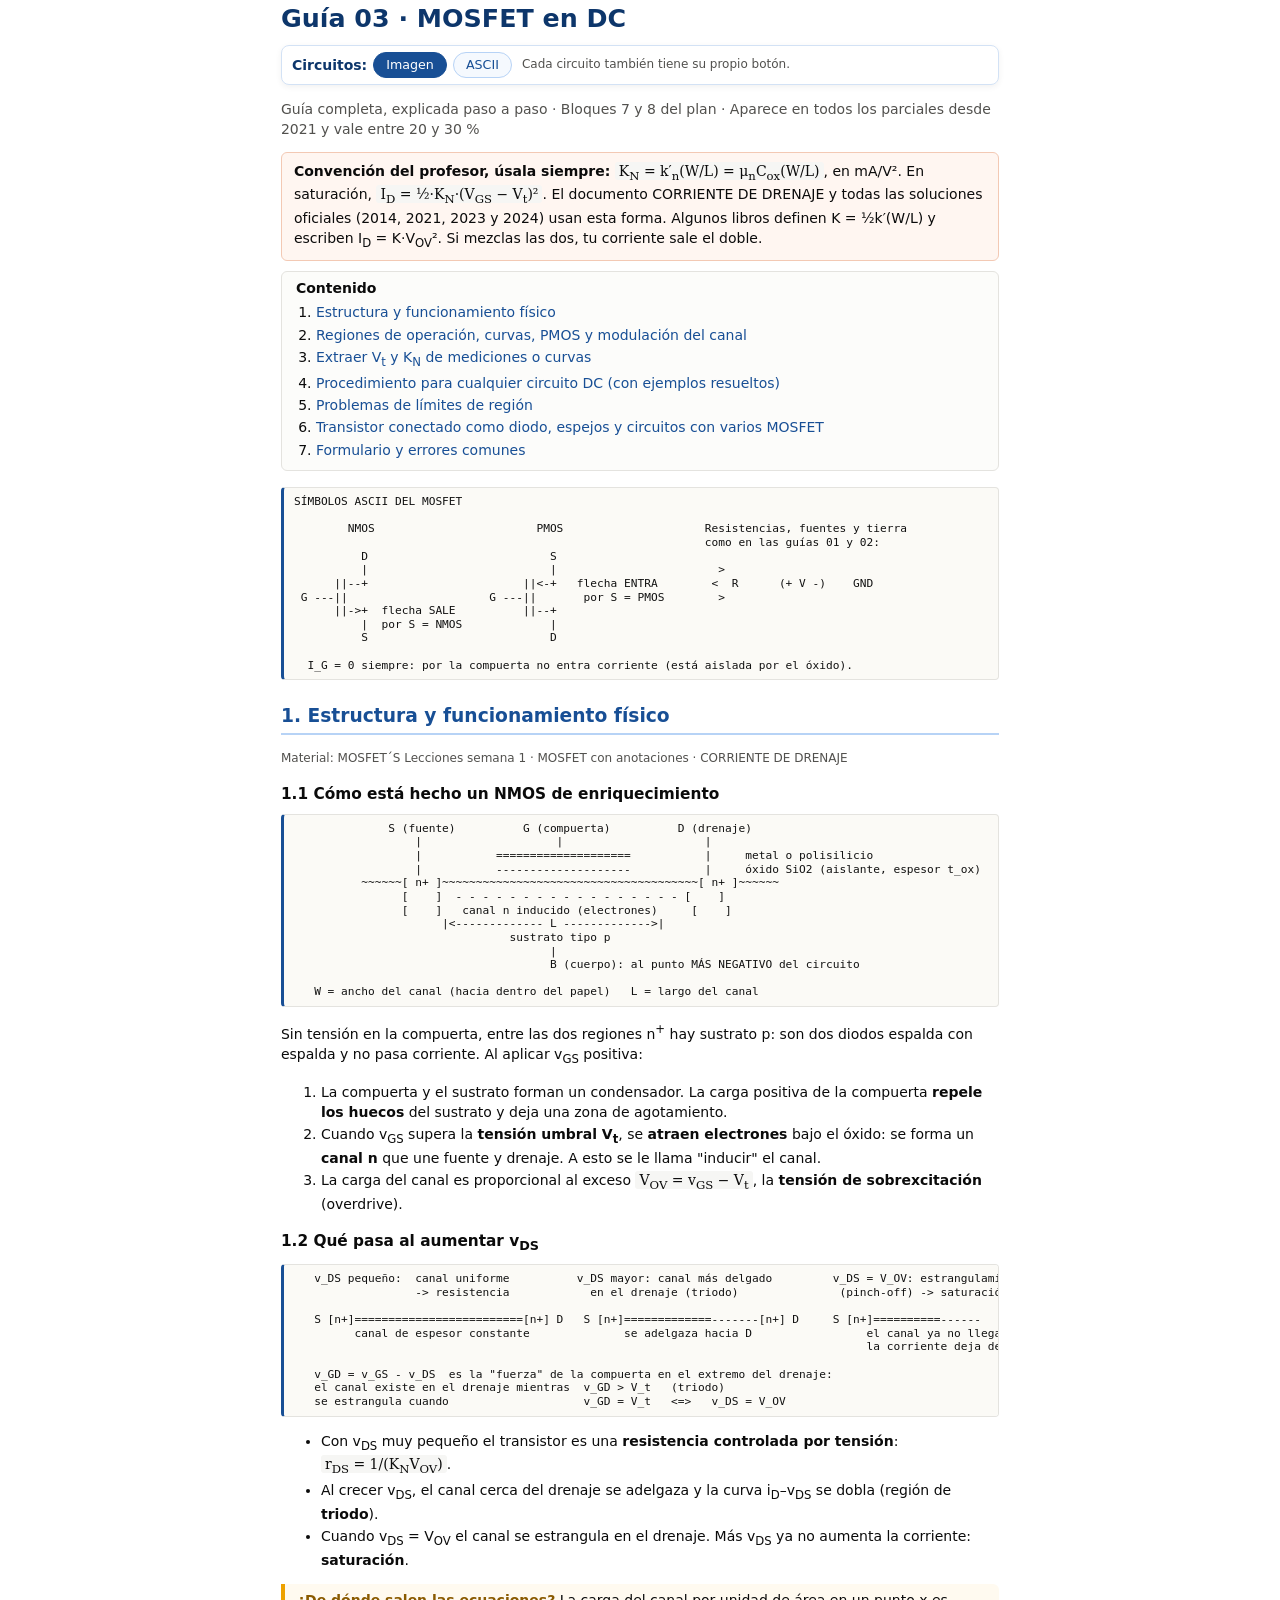
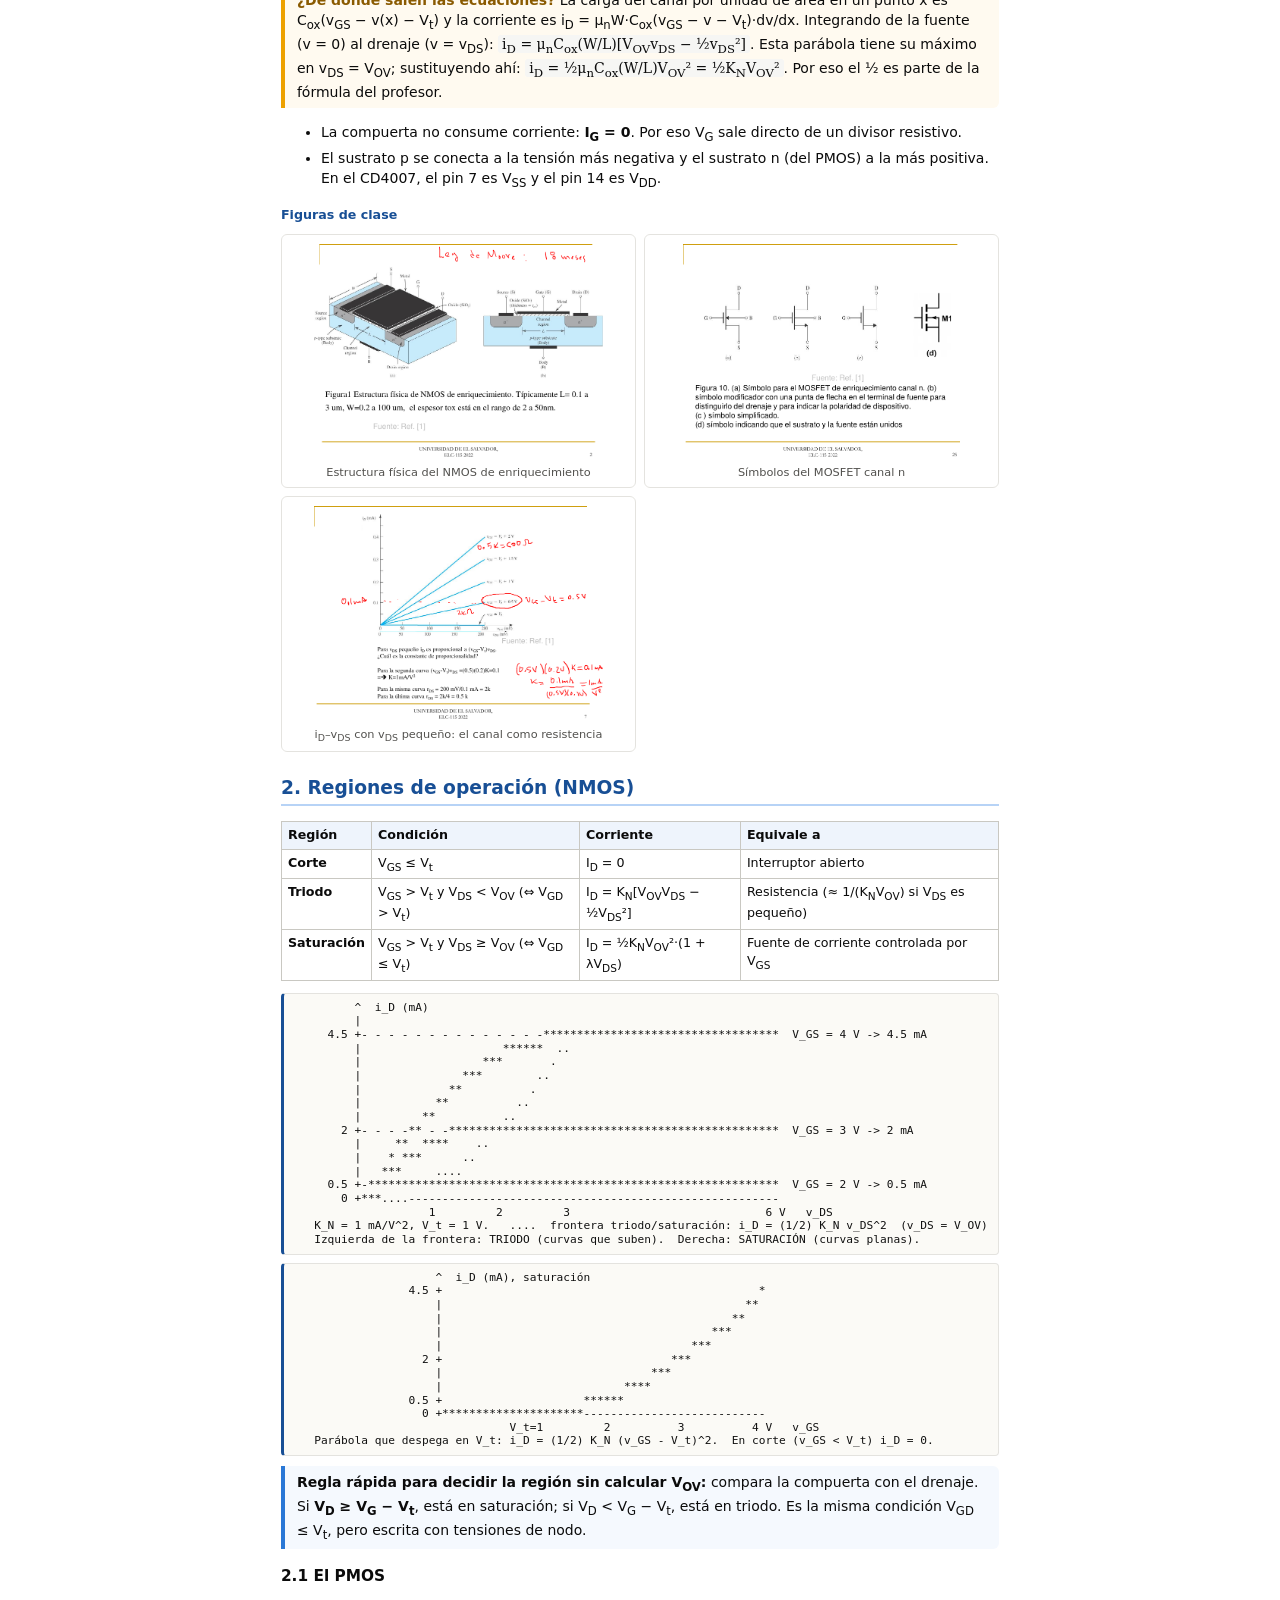
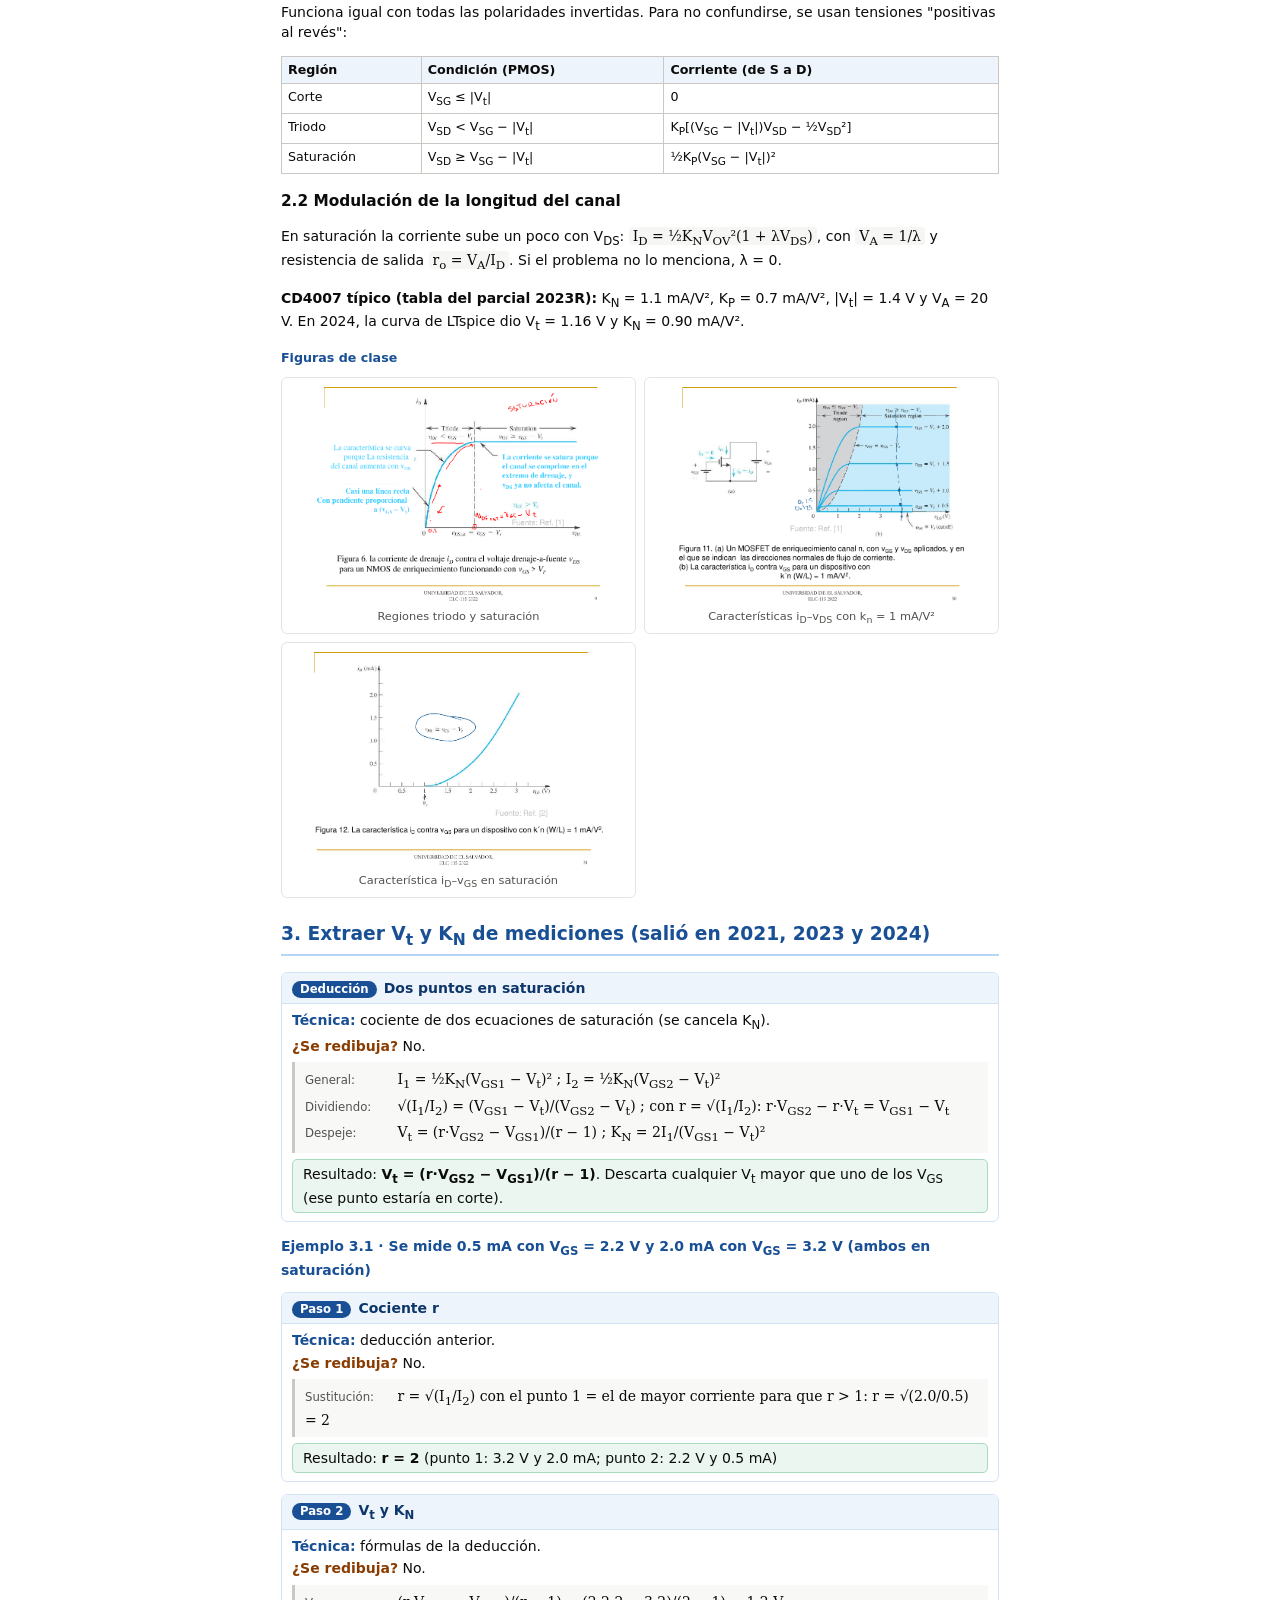
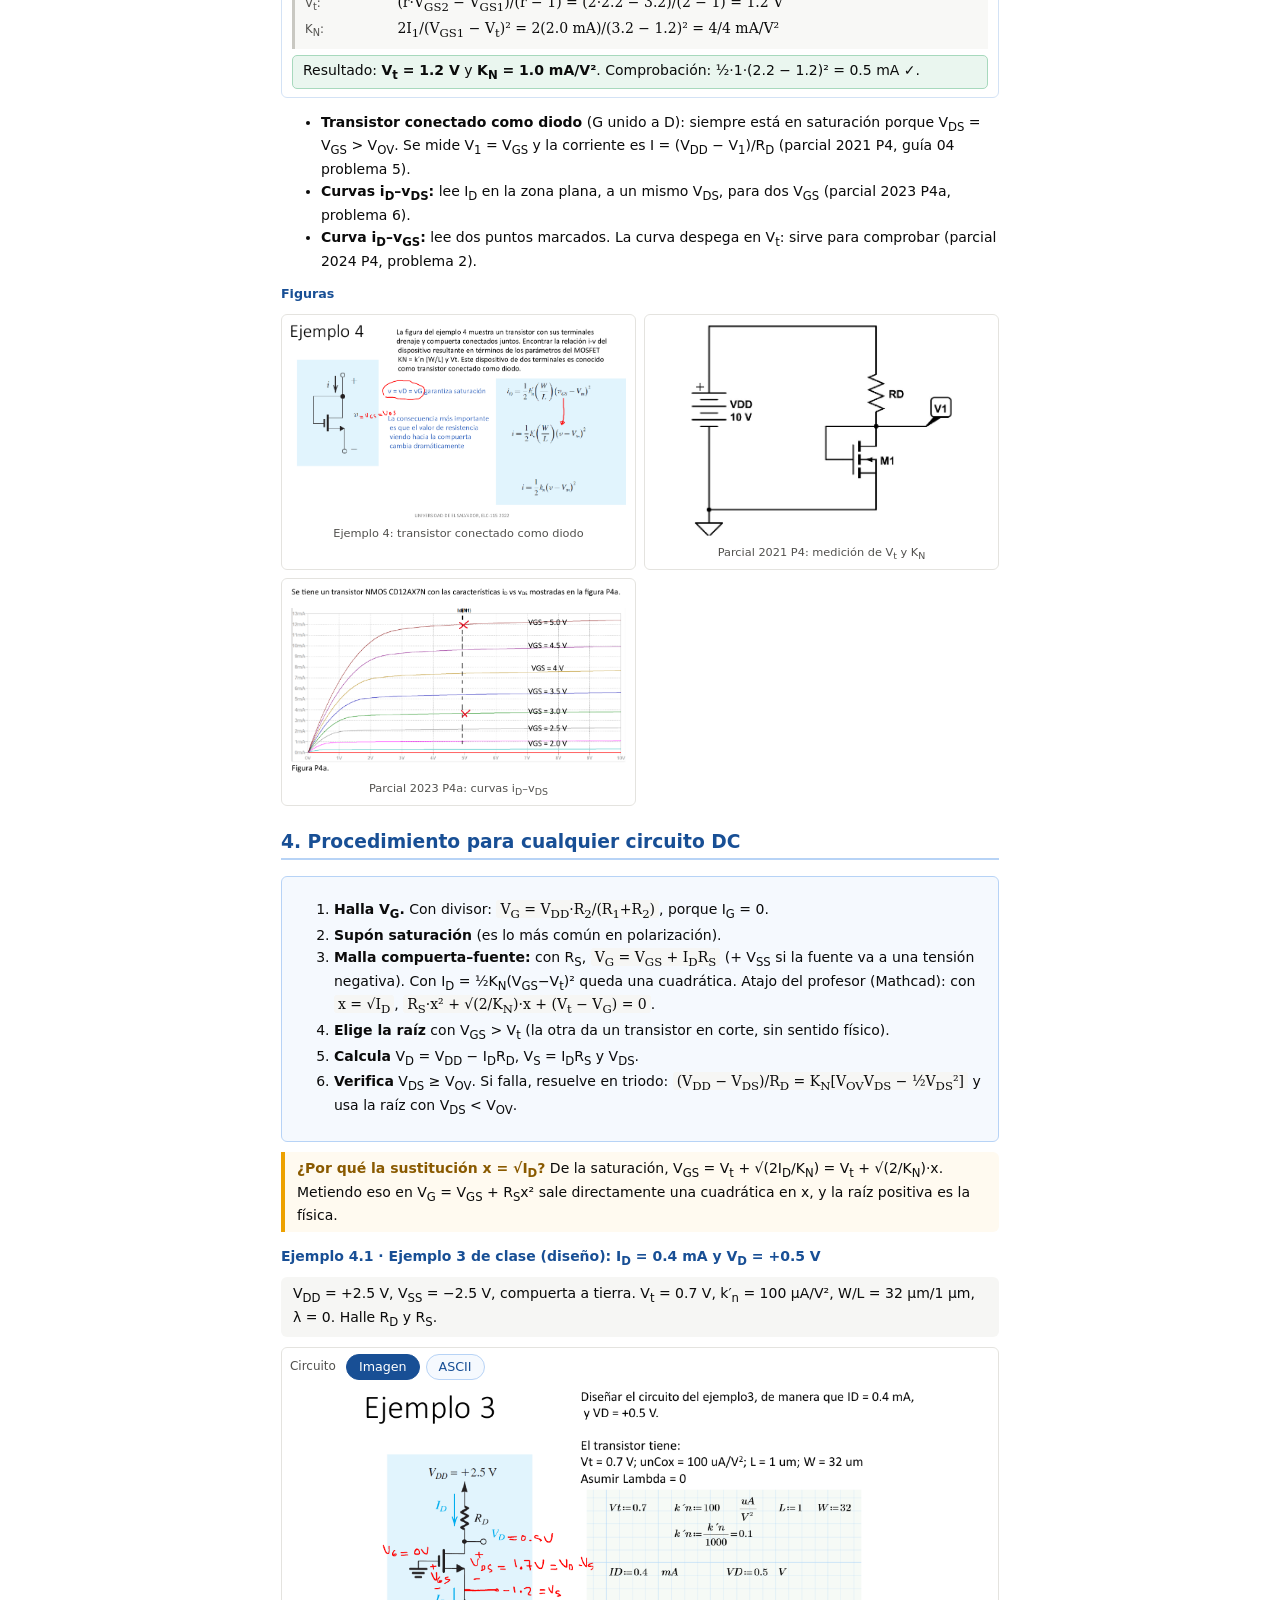
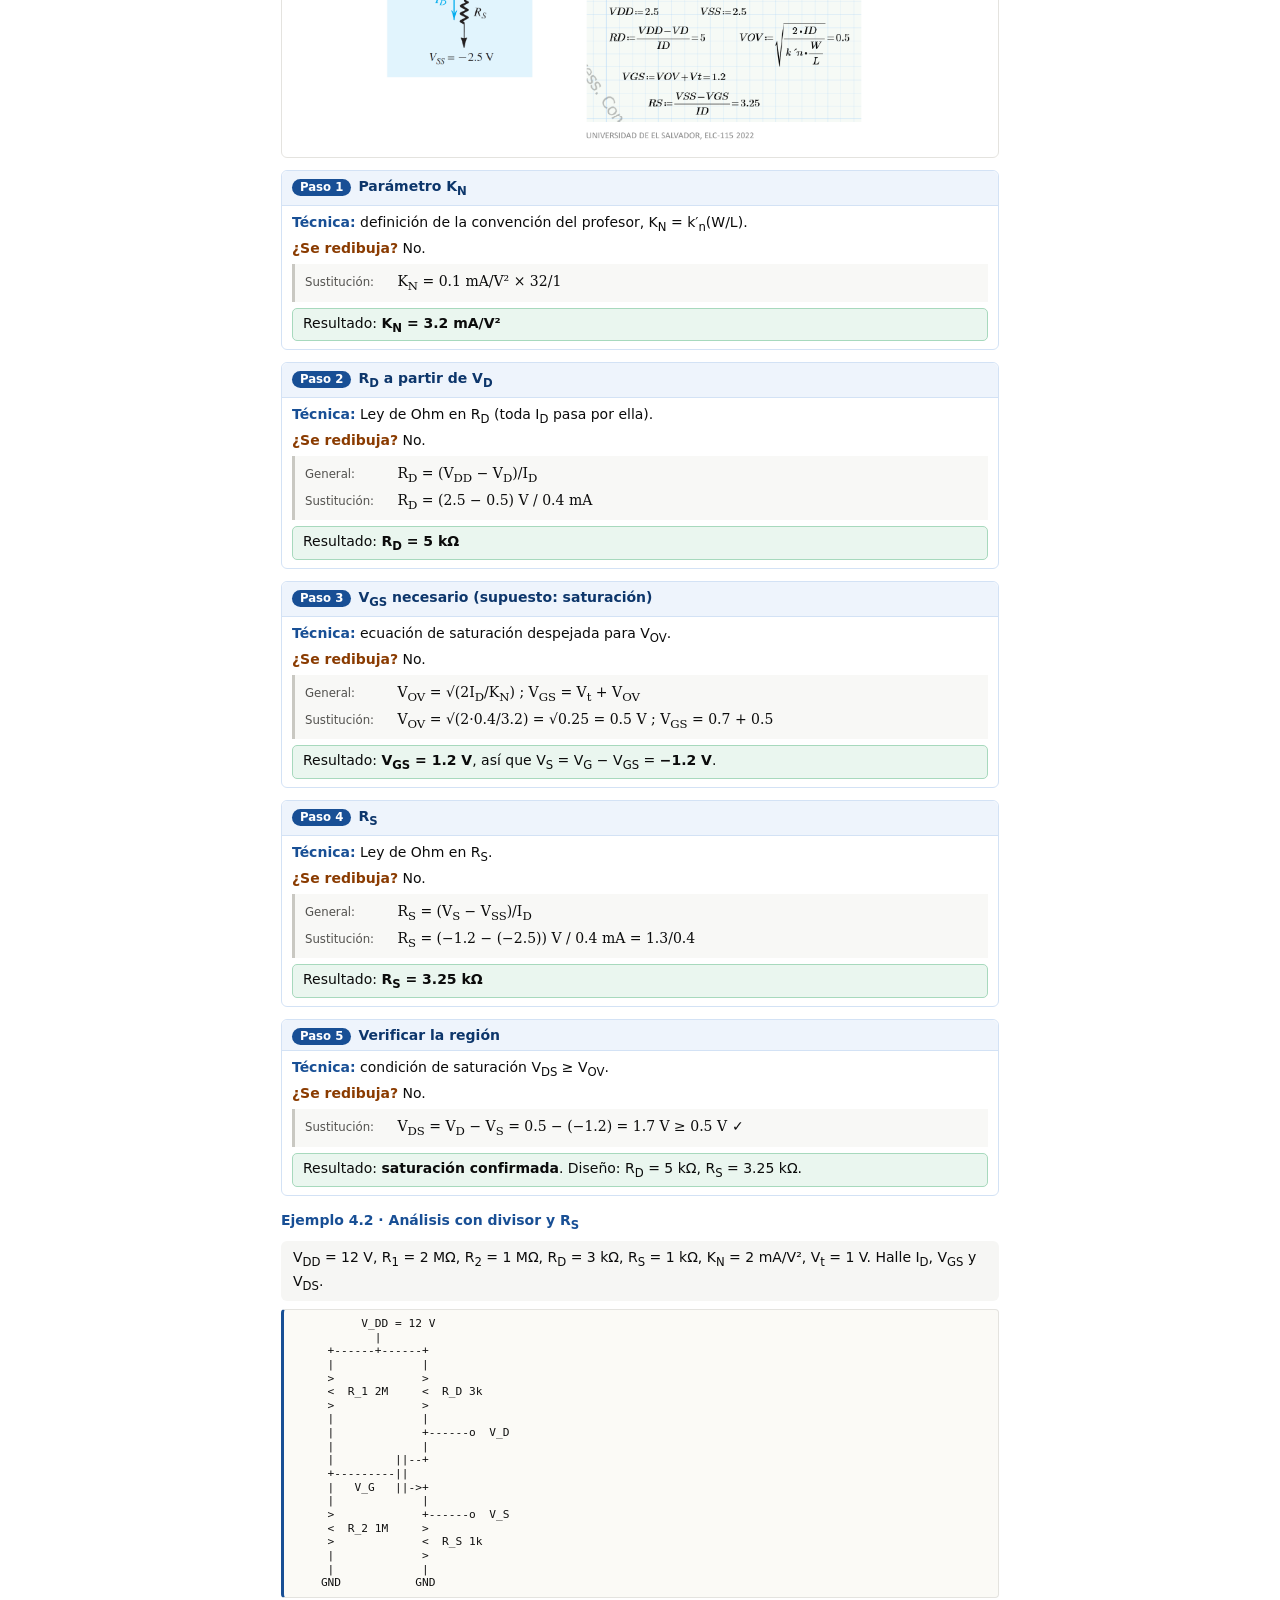
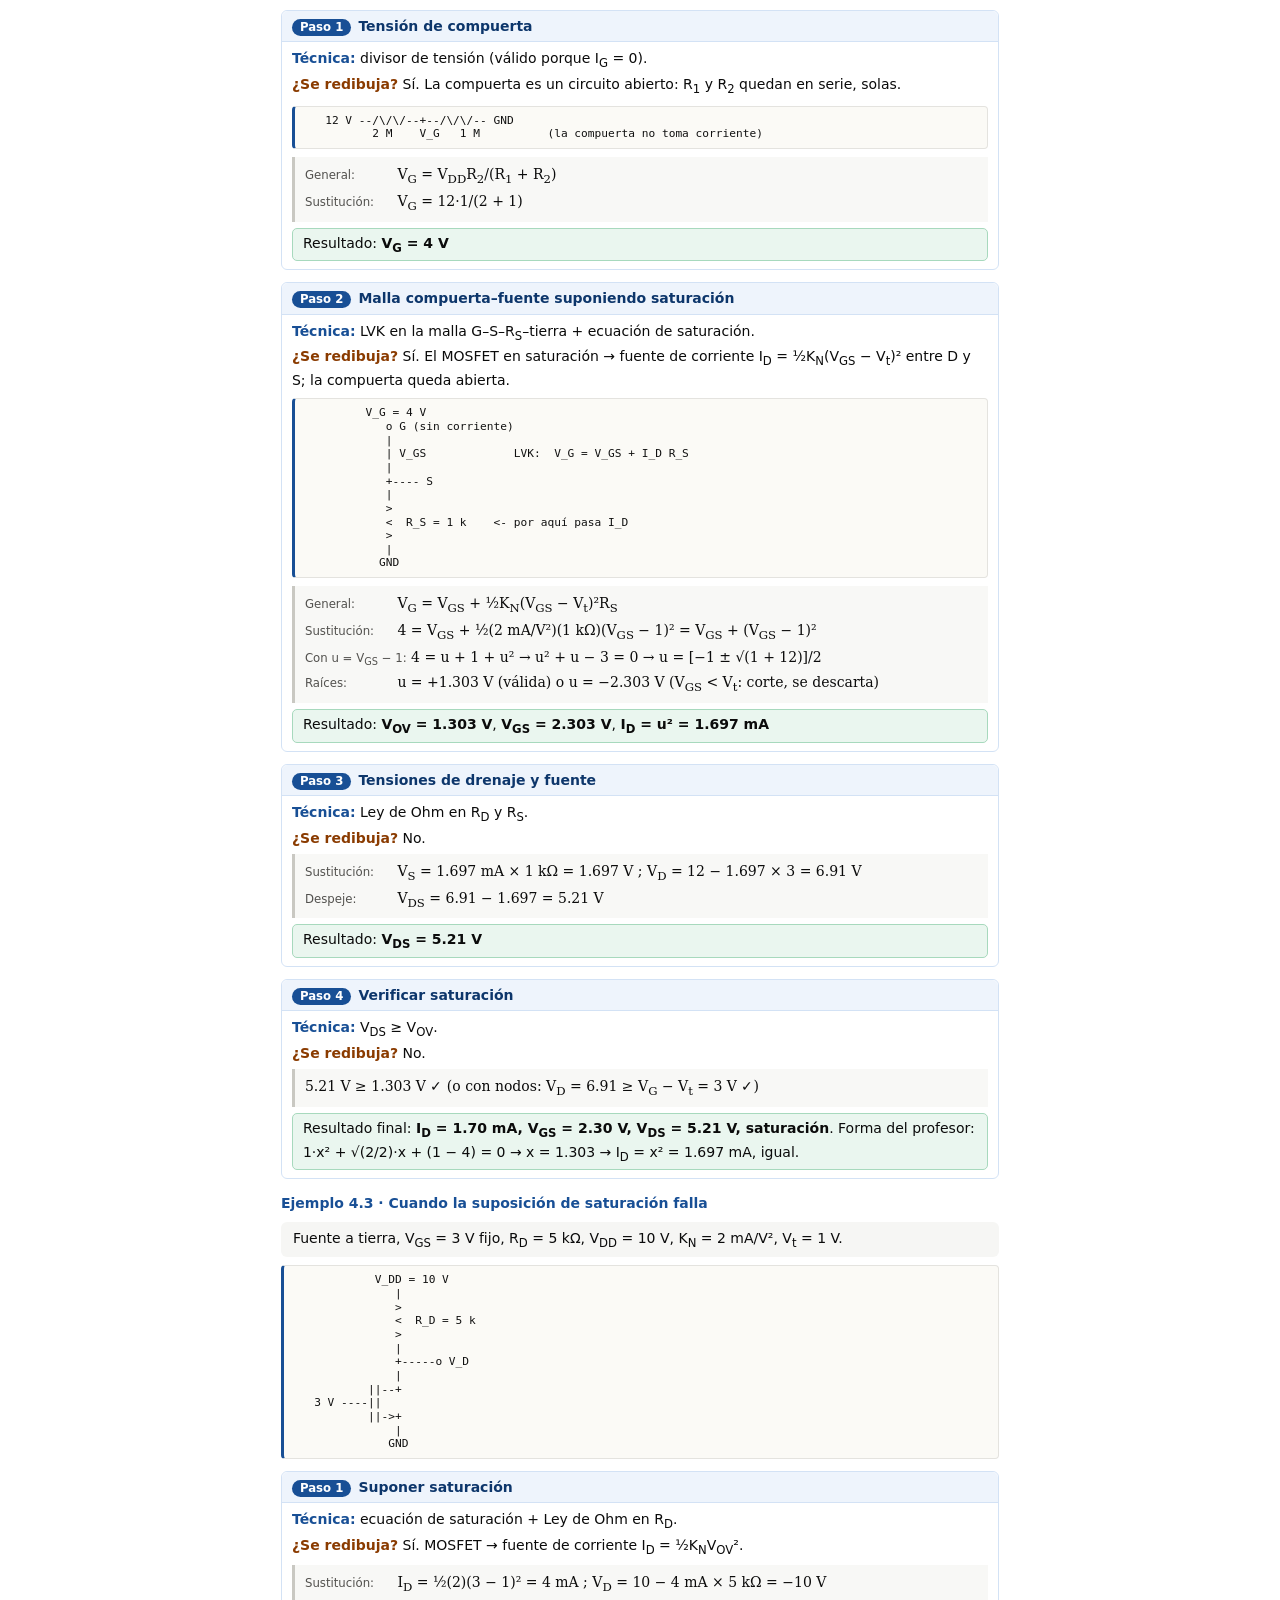
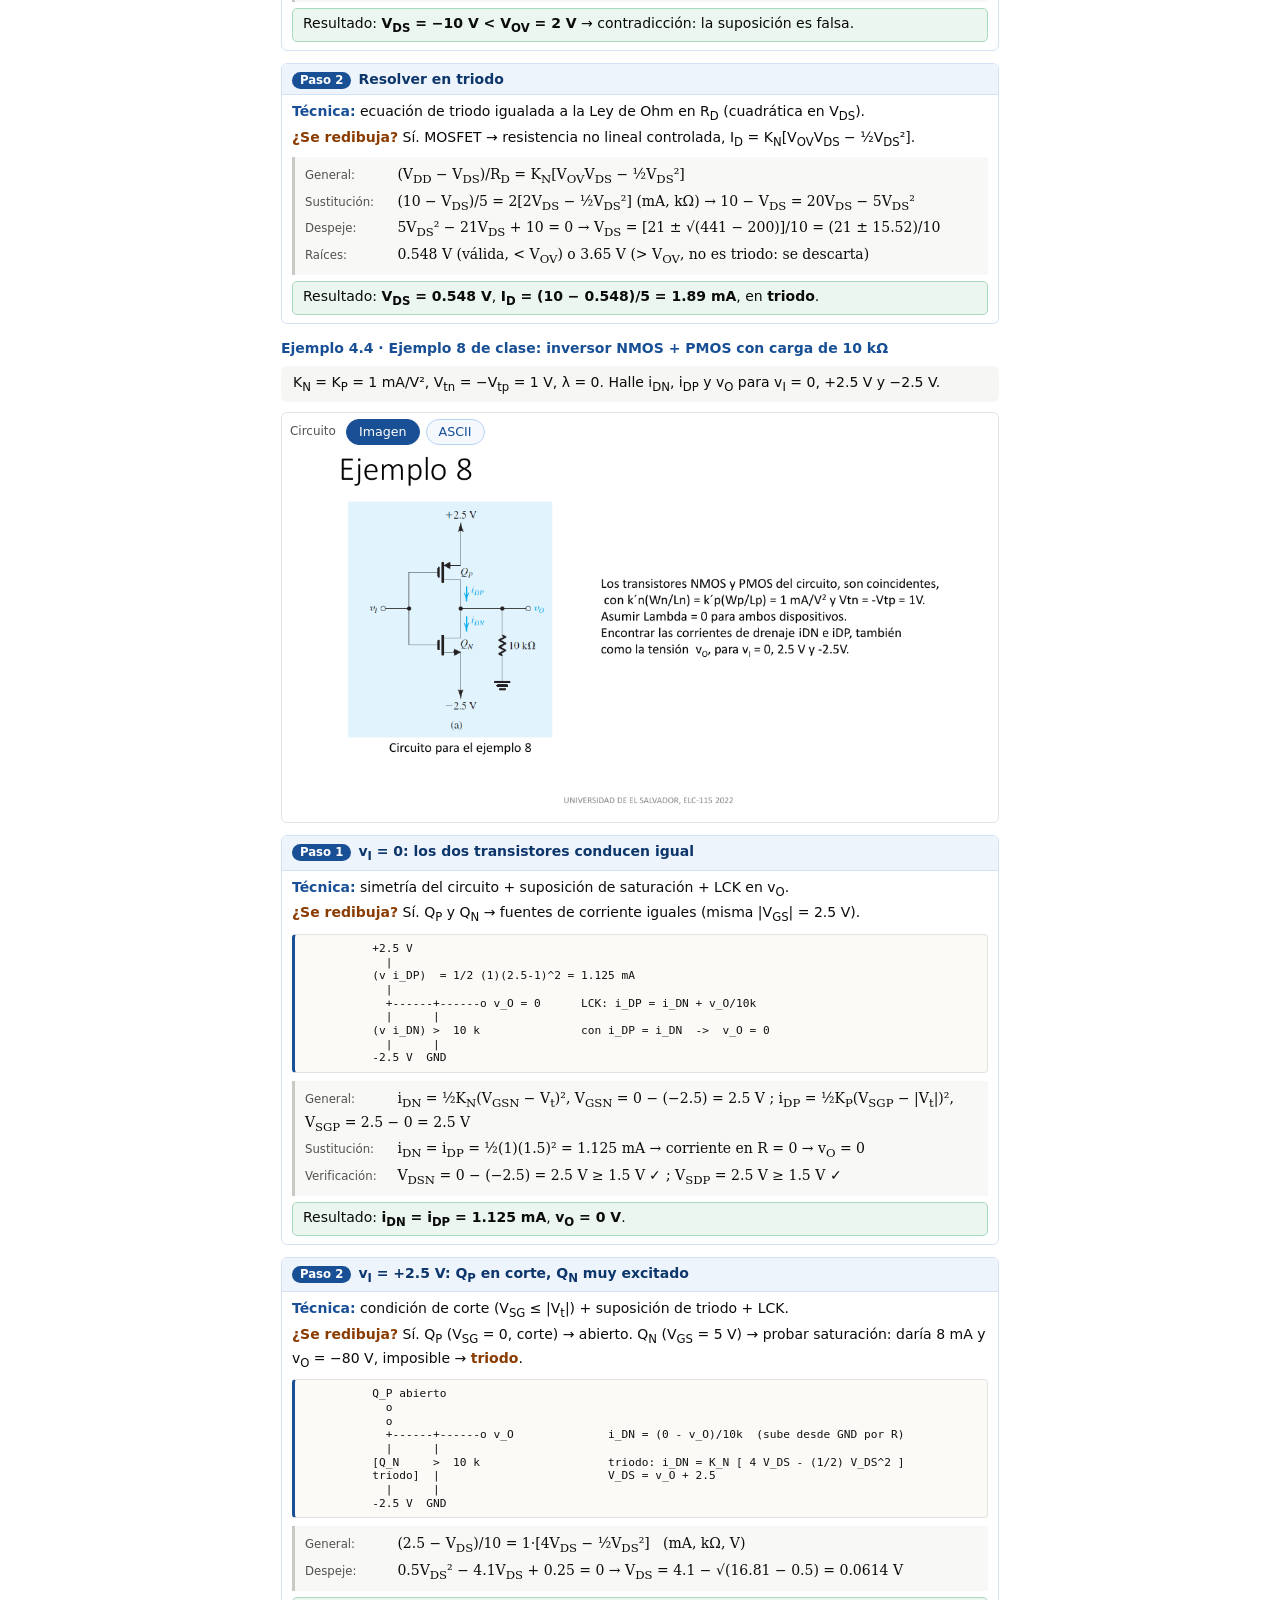
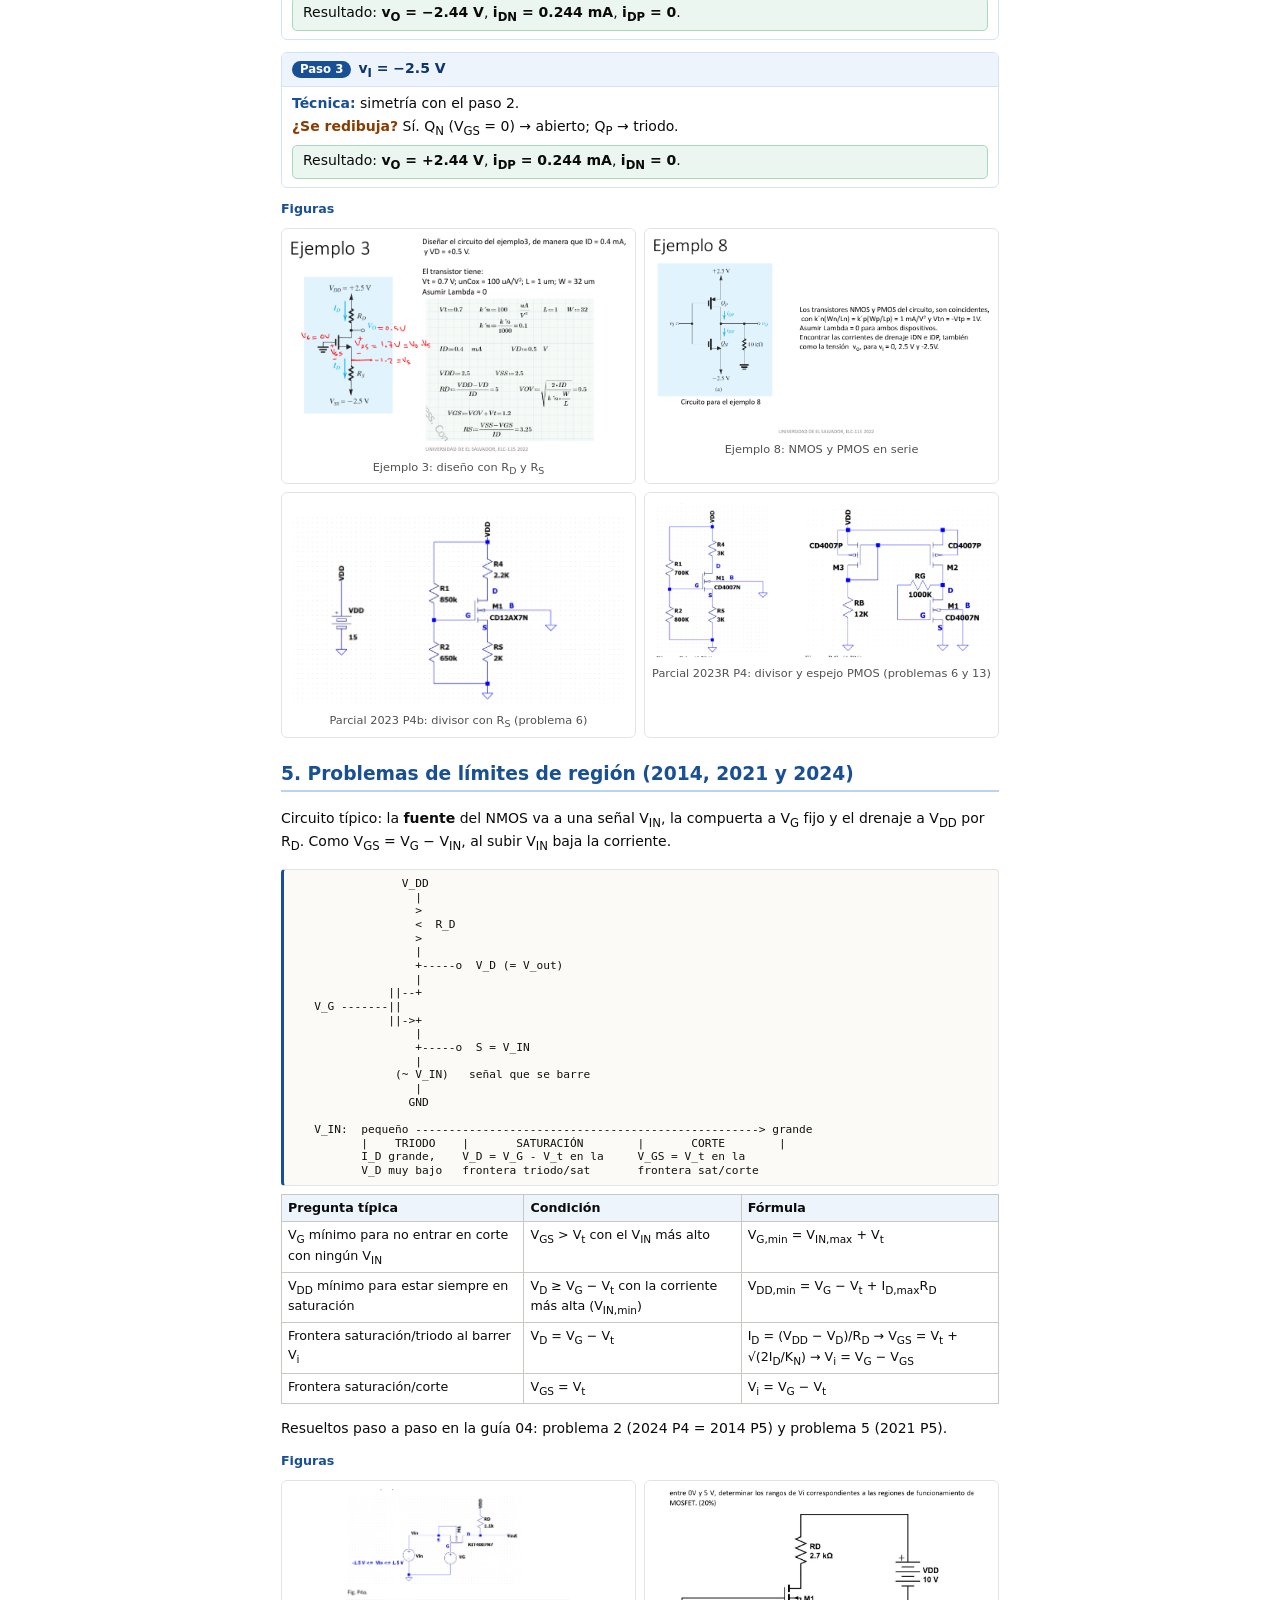
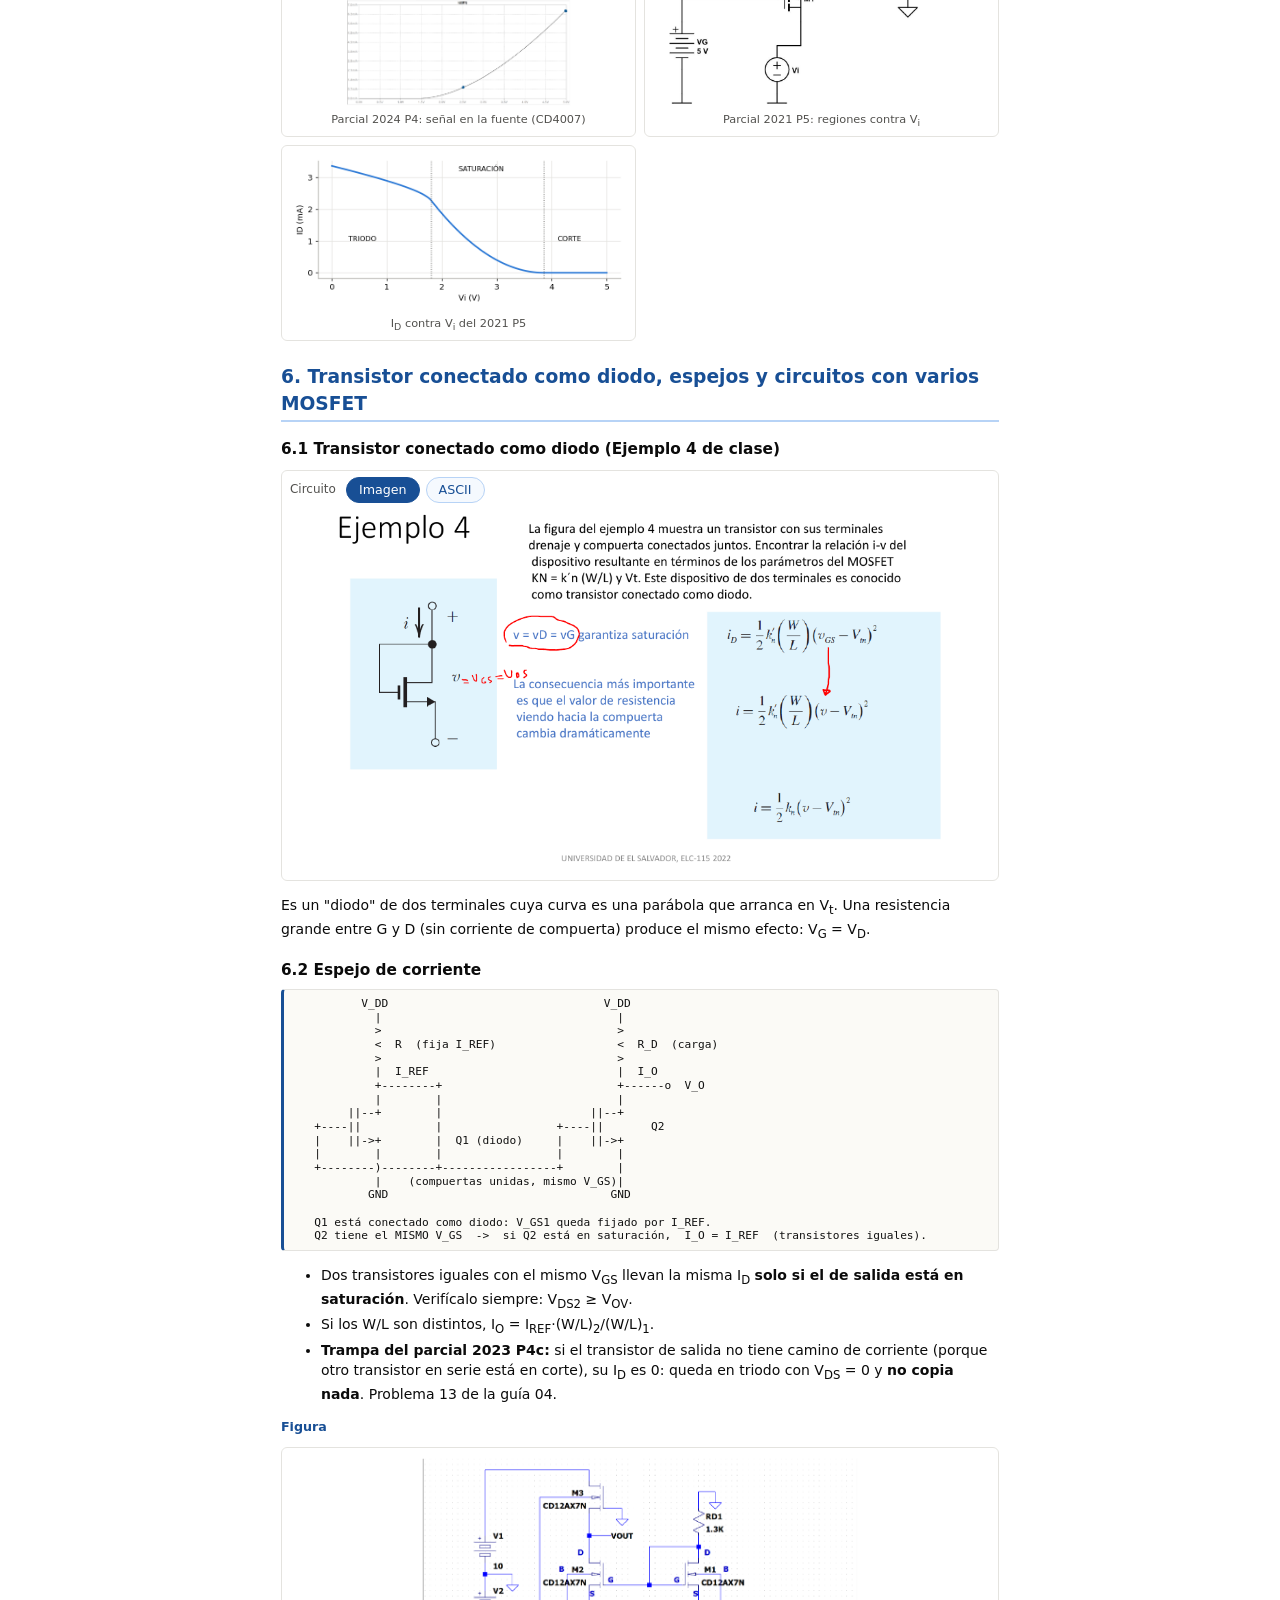
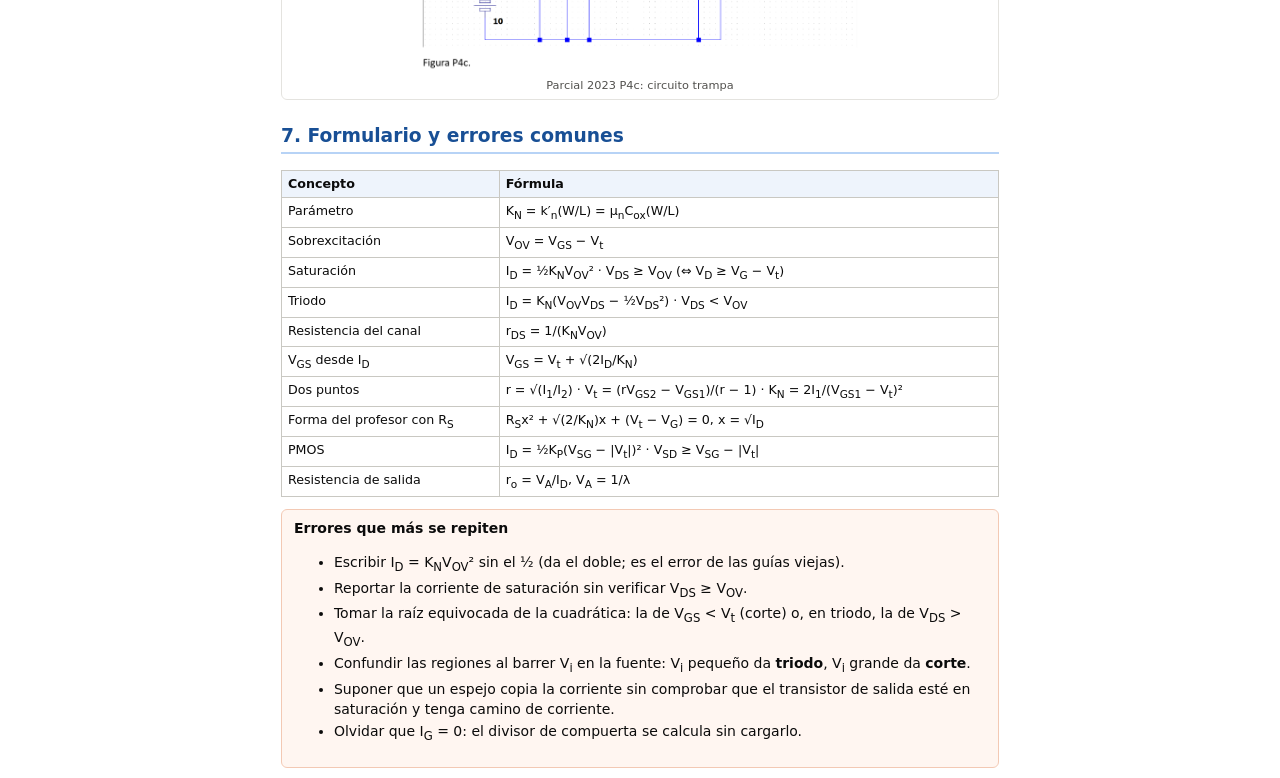
<file: 00_Guias_de_Estudio/03_Guia_MOSFET.html>
<!doctype html><html lang="es"><head><meta charset="utf-8"><title>Guía 03 · MOSFET en DC</title><link rel="stylesheet" href="estilo.css"></head><body>
<h1>Guía 03 · MOSFET en DC</h1>
<div class="modo-bar" role="group" aria-label="Cómo ver los circuitos"><span>Circuitos:</span><button type="button" data-set="img">Imagen</button><button type="button" data-set="ascii">ASCII</button><span class="modo-nota">Cada circuito también tiene su propio botón.</span></div>
<p class="sub">Guía completa, explicada paso a paso · Bloques 7 y 8 del plan · Aparece en todos los parciales desde 2021 y vale entre 20 y 30 %</p>

<div class="warn"><b>Convención del profesor, úsala siempre:</b> <span class="f">K<sub>N</sub> = k′<sub>n</sub>(W/L) = μ<sub>n</sub>C<sub>ox</sub>(W/L)</span>, en mA/V². En saturación, <span class="f">I<sub>D</sub> = ½·K<sub>N</sub>·(V<sub>GS</sub> − V<sub>t</sub>)²</span>. El documento CORRIENTE DE DRENAJE y todas las soluciones oficiales (2014, 2021, 2023 y 2024) usan esta forma. Algunos libros definen K = ½k′(W/L) y escriben I<sub>D</sub> = K·V<sub>OV</sub>². Si mezclas las dos, tu corriente sale el doble.</div>

<div class="toc"><b>Contenido</b>
<ol>
<li><a href="#s1">Estructura y funcionamiento físico</a></li>
<li><a href="#s2">Regiones de operación, curvas, PMOS y modulación del canal</a></li>
<li><a href="#s3">Extraer V<sub>t</sub> y K<sub>N</sub> de mediciones o curvas</a></li>
<li><a href="#s4">Procedimiento para cualquier circuito DC (con ejemplos resueltos)</a></li>
<li><a href="#s5">Problemas de límites de región</a></li>
<li><a href="#s6">Transistor conectado como diodo, espejos y circuitos con varios MOSFET</a></li>
<li><a href="#s7">Formulario y errores comunes</a></li>
</ol></div>

<pre class="ascii">SÍMBOLOS ASCII DEL MOSFET

        NMOS                        PMOS                     Resistencias, fuentes y tierra
                                                             como en las guías 01 y 02:
          D                           S
          |                           |                        &gt;
      ||--+                       ||&lt;-+   flecha ENTRA        &lt;  R      (+ V -)    GND
 G ---||                     G ---||       por S = PMOS        &gt;
      ||-&gt;+  flecha SALE          ||--+
          |  por S = NMOS             |
          S                           D

  I_G = 0 siempre: por la compuerta no entra corriente (está aislada por el óxido).</pre>

<!-- ==================================================================== -->
<h2 id="s1">1. Estructura y funcionamiento físico</h2>
<p class="small">Material: MOSFET´S Lecciones semana 1 · MOSFET con anotaciones · CORRIENTE DE DRENAJE</p>
<h3>1.1 Cómo está hecho un NMOS de enriquecimiento</h3>
<pre class="ascii">              S (fuente)          G (compuerta)          D (drenaje)
                  |                    |                     |
                  |           ====================           |     metal o polisilicio
                  |           --------------------           |     óxido SiO2 (aislante, espesor t_ox)
          ~~~~~~[ n+ ]~~~~~~~~~~~~~~~~~~~~~~~~~~~~~~~~~~~~~~[ n+ ]~~~~~~
                [    ]  - - - - - - - - - - - - - - - - - [    ]
                [    ]   canal n inducido (electrones)     [    ]
                      |&lt;------------- L -------------&gt;|
                                sustrato tipo p
                                      |
                                      B (cuerpo): al punto MÁS NEGATIVO del circuito

   W = ancho del canal (hacia dentro del papel)   L = largo del canal</pre>
<p>Sin tensión en la compuerta, entre las dos regiones n<sup>+</sup> hay sustrato p: son dos diodos espalda con espalda y no pasa corriente. Al aplicar v<sub>GS</sub> positiva:</p>
<ol>
<li>La compuerta y el sustrato forman un condensador. La carga positiva de la compuerta <b>repele los huecos</b> del sustrato y deja una zona de agotamiento.</li>
<li>Cuando v<sub>GS</sub> supera la <b>tensión umbral V<sub>t</sub></b>, se <b>atraen electrones</b> bajo el óxido: se forma un <b>canal n</b> que une fuente y drenaje. A esto se le llama "inducir" el canal.</li>
<li>La carga del canal es proporcional al exceso <span class="f">V<sub>OV</sub> = v<sub>GS</sub> − V<sub>t</sub></span>, la <b>tensión de sobrexcitación</b> (overdrive).</li>
</ol>
<h3>1.2 Qué pasa al aumentar v<sub>DS</sub></h3>
<pre class="ascii">   v_DS pequeño:  canal uniforme          v_DS mayor: canal más delgado         v_DS = V_OV: estrangulamiento
                  -&gt; resistencia            en el drenaje (triodo)               (pinch-off) -&gt; saturación

   S [n+]=========================[n+] D   S [n+]=============-------[n+] D     S [n+]==========------    [n+] D
         canal de espesor constante              se adelgaza hacia D                 el canal ya no llega a D:
                                                                                     la corriente deja de crecer

   v_GD = v_GS - v_DS  es la "fuerza" de la compuerta en el extremo del drenaje:
   el canal existe en el drenaje mientras  v_GD &gt; V_t   (triodo)
   se estrangula cuando                    v_GD = V_t   &lt;=&gt;   v_DS = V_OV</pre>
<ul>
<li>Con v<sub>DS</sub> muy pequeño el transistor es una <b>resistencia controlada por tensión</b>: <span class="f">r<sub>DS</sub> = 1/(K<sub>N</sub>V<sub>OV</sub>)</span>.</li>
<li>Al crecer v<sub>DS</sub>, el canal cerca del drenaje se adelgaza y la curva i<sub>D</sub>–v<sub>DS</sub> se dobla (región de <b>triodo</b>).</li>
<li>Cuando v<sub>DS</sub> = V<sub>OV</sub> el canal se estrangula en el drenaje. Más v<sub>DS</sub> ya no aumenta la corriente: <b>saturación</b>.</li>
</ul>
<div class="why"><b>¿De dónde salen las ecuaciones?</b> La carga del canal por unidad de área en un punto x es C<sub>ox</sub>(v<sub>GS</sub> − v(x) − V<sub>t</sub>) y la corriente es i<sub>D</sub> = μ<sub>n</sub>W·C<sub>ox</sub>(v<sub>GS</sub> − v − V<sub>t</sub>)·dv/dx. Integrando de la fuente (v = 0) al drenaje (v = v<sub>DS</sub>): <span class="f">i<sub>D</sub> = μ<sub>n</sub>C<sub>ox</sub>(W/L)[V<sub>OV</sub>v<sub>DS</sub> − ½v<sub>DS</sub>²]</span>. Esta parábola tiene su máximo en v<sub>DS</sub> = V<sub>OV</sub>; sustituyendo ahí: <span class="f">i<sub>D</sub> = ½μ<sub>n</sub>C<sub>ox</sub>(W/L)V<sub>OV</sub>² = ½K<sub>N</sub>V<sub>OV</sub>²</span>. Por eso el ½ es parte de la fórmula del profesor.</div>
<ul>
<li>La compuerta no consume corriente: <b>I<sub>G</sub> = 0</b>. Por eso V<sub>G</sub> sale directo de un divisor resistivo.</li>
<li>El sustrato p se conecta a la tensión más negativa y el sustrato n (del PMOS) a la más positiva. En el CD4007, el pin 7 es V<sub>SS</sub> y el pin 14 es V<sub>DD</sub>.</li>
</ul>
<p class="galt">Figuras de clase</p><div class="gal"><figure><img src="img/clase/nmos_estructura.png" alt="Estructura NMOS"><figcaption>Estructura física del NMOS de enriquecimiento</figcaption></figure><figure><img src="img/clase/mos_simbolos.png" alt="Símbolos"><figcaption>Símbolos del MOSFET canal n</figcaption></figure><figure><img src="img/clase/nmos_triodo_lineal.png" alt="Triodo lineal"><figcaption>i<sub>D</sub>–v<sub>DS</sub> con v<sub>DS</sub> pequeño: el canal como resistencia</figcaption></figure></div>

<!-- ==================================================================== -->
<h2 id="s2">2. Regiones de operación (NMOS)</h2>
<table>
<tr><th>Región</th><th>Condición</th><th>Corriente</th><th>Equivale a</th></tr>
<tr><td><b>Corte</b></td><td>V<sub>GS</sub> ≤ V<sub>t</sub></td><td>I<sub>D</sub> = 0</td><td>Interruptor abierto</td></tr>
<tr><td><b>Triodo</b></td><td>V<sub>GS</sub> &gt; V<sub>t</sub> y V<sub>DS</sub> &lt; V<sub>OV</sub> (⇔ V<sub>GD</sub> &gt; V<sub>t</sub>)</td><td>I<sub>D</sub> = K<sub>N</sub>[V<sub>OV</sub>V<sub>DS</sub> − ½V<sub>DS</sub>²]</td><td>Resistencia (≈ 1/(K<sub>N</sub>V<sub>OV</sub>) si V<sub>DS</sub> es pequeño)</td></tr>
<tr><td><b>Saturación</b></td><td>V<sub>GS</sub> &gt; V<sub>t</sub> y V<sub>DS</sub> ≥ V<sub>OV</sub> (⇔ V<sub>GD</sub> ≤ V<sub>t</sub>)</td><td>I<sub>D</sub> = ½K<sub>N</sub>V<sub>OV</sub>²·(1 + λV<sub>DS</sub>)</td><td>Fuente de corriente controlada por V<sub>GS</sub></td></tr>
</table>
<pre class="ascii">         ^  i_D (mA)
         |
     4.5 +- - - - - - - - - - - - - -***********************************  V_GS = 4 V -&gt; 4.5 mA
         |                     ******  ..
         |                  ***       .
         |               ***        ..
         |             **          .
         |           **          ..
         |         **          ..
       2 +- - - -** - -*************************************************  V_GS = 3 V -&gt; 2 mA
         |     **  ****    ..
         |    * ***      ..
         |   ***     ....
     0.5 +-*************************************************************  V_GS = 2 V -&gt; 0.5 mA
       0 +***....-------------------------------------------------------
                    1         2         3                             6 V   v_DS
   K_N = 1 mA/V^2, V_t = 1 V.   ....  frontera triodo/saturación: i_D = (1/2) K_N v_DS^2  (v_DS = V_OV)
   Izquierda de la frontera: TRIODO (curvas que suben).  Derecha: SATURACIÓN (curvas planas).</pre>
<pre class="ascii">                     ^  i_D (mA), saturación
                 4.5 +                                               *
                     |                                             **
                     |                                           **
                     |                                        ***
                     |                                     ***
                   2 +                                  ***
                     |                               ***
                     |                           ****
                 0.5 +                     ******
                   0 +*********************---------------------------
                                V_t=1         2          3          4 V   v_GS
   Parábola que despega en V_t: i_D = (1/2) K_N (v_GS - V_t)^2.  En corte (v_GS &lt; V_t) i_D = 0.</pre>
<div class="idea"><b>Regla rápida para decidir la región sin calcular V<sub>OV</sub>:</b> compara la compuerta con el drenaje. Si <b>V<sub>D</sub> ≥ V<sub>G</sub> − V<sub>t</sub></b>, está en saturación; si V<sub>D</sub> &lt; V<sub>G</sub> − V<sub>t</sub>, está en triodo. Es la misma condición V<sub>GD</sub> ≤ V<sub>t</sub>, pero escrita con tensiones de nodo.</div>
<h3>2.1 El PMOS</h3>
<p>Funciona igual con todas las polaridades invertidas. Para no confundirse, se usan tensiones "positivas al revés":</p>
<table>
<tr><th>Región</th><th>Condición (PMOS)</th><th>Corriente (de S a D)</th></tr>
<tr><td>Corte</td><td>V<sub>SG</sub> ≤ |V<sub>t</sub>|</td><td>0</td></tr>
<tr><td>Triodo</td><td>V<sub>SD</sub> &lt; V<sub>SG</sub> − |V<sub>t</sub>|</td><td>K<sub>P</sub>[(V<sub>SG</sub> − |V<sub>t</sub>|)V<sub>SD</sub> − ½V<sub>SD</sub>²]</td></tr>
<tr><td>Saturación</td><td>V<sub>SD</sub> ≥ V<sub>SG</sub> − |V<sub>t</sub>|</td><td>½K<sub>P</sub>(V<sub>SG</sub> − |V<sub>t</sub>|)²</td></tr>
</table>
<h3>2.2 Modulación de la longitud del canal</h3>
<p>En saturación la corriente sube un poco con V<sub>DS</sub>: <span class="f">I<sub>D</sub> = ½K<sub>N</sub>V<sub>OV</sub>²(1 + λV<sub>DS</sub>)</span>, con <span class="f">V<sub>A</sub> = 1/λ</span> y resistencia de salida <span class="f">r<sub>o</sub> = V<sub>A</sub>/I<sub>D</sub></span>. Si el problema no lo menciona, λ = 0.</p>
<p><b>CD4007 típico (tabla del parcial 2023R):</b> K<sub>N</sub> = 1.1 mA/V², K<sub>P</sub> = 0.7 mA/V², |V<sub>t</sub>| = 1.4 V y V<sub>A</sub> = 20 V. En 2024, la curva de LTspice dio V<sub>t</sub> = 1.16 V y K<sub>N</sub> = 0.90 mA/V².</p>
<p class="galt">Figuras de clase</p><div class="gal"><figure><img src="img/clase/nmos_regiones.png" alt="Regiones"><figcaption>Regiones triodo y saturación</figcaption></figure><figure><img src="img/clase/nmos_caracteristicas.png" alt="Características"><figcaption>Características i<sub>D</sub>–v<sub>DS</sub> con k<sub>n</sub> = 1 mA/V²</figcaption></figure><figure><img src="img/clase/nmos_id_vgs.png" alt="iD-vGS"><figcaption>Característica i<sub>D</sub>–v<sub>GS</sub> en saturación</figcaption></figure></div>

<!-- ==================================================================== -->
<h2 id="s3">3. Extraer V<sub>t</sub> y K<sub>N</sub> de mediciones (salió en 2021, 2023 y 2024)</h2>
<div class="paso"><div class="ph"><span class="pn">Deducción</span>Dos puntos en saturación</div>
<p class="tec"><b>Técnica:</b> cociente de dos ecuaciones de saturación (se cancela K<sub>N</sub>).</p>
<p class="red"><b>¿Se redibuja?</b> No.</p>
<div class="mat"><div><span class="lb">General:</span> I<sub>1</sub> = ½K<sub>N</sub>(V<sub>GS1</sub> − V<sub>t</sub>)² ; I<sub>2</sub> = ½K<sub>N</sub>(V<sub>GS2</sub> − V<sub>t</sub>)²</div>
<div><span class="lb">Dividiendo:</span> √(I<sub>1</sub>/I<sub>2</sub>) = (V<sub>GS1</sub> − V<sub>t</sub>)/(V<sub>GS2</sub> − V<sub>t</sub>) ; con r = √(I<sub>1</sub>/I<sub>2</sub>): r·V<sub>GS2</sub> − r·V<sub>t</sub> = V<sub>GS1</sub> − V<sub>t</sub></div>
<div><span class="lb">Despeje:</span> V<sub>t</sub> = (r·V<sub>GS2</sub> − V<sub>GS1</sub>)/(r − 1) ; K<sub>N</sub> = 2I<sub>1</sub>/(V<sub>GS1</sub> − V<sub>t</sub>)²</div></div>
<p class="res">Resultado: <b>V<sub>t</sub> = (r·V<sub>GS2</sub> − V<sub>GS1</sub>)/(r − 1)</b>. Descarta cualquier V<sub>t</sub> mayor que uno de los V<sub>GS</sub> (ese punto estaría en corte).</p></div>
<h4>Ejemplo 3.1 · Se mide 0.5 mA con V<sub>GS</sub> = 2.2 V y 2.0 mA con V<sub>GS</sub> = 3.2 V (ambos en saturación)</h4>
<div class="paso"><div class="ph"><span class="pn">Paso 1</span>Cociente r</div>
<p class="tec"><b>Técnica:</b> deducción anterior.</p>
<p class="red"><b>¿Se redibuja?</b> No.</p>
<div class="mat"><div><span class="lb">Sustitución:</span> r = √(I<sub>1</sub>/I<sub>2</sub>) con el punto 1 = el de mayor corriente para que r &gt; 1: r = √(2.0/0.5) = 2</div></div>
<p class="res">Resultado: <b>r = 2</b> (punto 1: 3.2 V y 2.0 mA; punto 2: 2.2 V y 0.5 mA)</p></div>
<div class="paso"><div class="ph"><span class="pn">Paso 2</span>V<sub>t</sub> y K<sub>N</sub></div>
<p class="tec"><b>Técnica:</b> fórmulas de la deducción.</p>
<p class="red"><b>¿Se redibuja?</b> No.</p>
<div class="mat"><div><span class="lb">V<sub>t</sub>:</span> (r·V<sub>GS2</sub> − V<sub>GS1</sub>)/(r − 1) = (2·2.2 − 3.2)/(2 − 1) = 1.2 V</div>
<div><span class="lb">K<sub>N</sub>:</span> 2I<sub>1</sub>/(V<sub>GS1</sub> − V<sub>t</sub>)² = 2(2.0 mA)/(3.2 − 1.2)² = 4/4 mA/V²</div></div>
<p class="res">Resultado: <b>V<sub>t</sub> = 1.2 V</b> y <b>K<sub>N</sub> = 1.0 mA/V²</b>. Comprobación: ½·1·(2.2 − 1.2)² = 0.5 mA ✓.</p></div>
<ul>
<li><b>Transistor conectado como diodo</b> (G unido a D): siempre está en saturación porque V<sub>DS</sub> = V<sub>GS</sub> &gt; V<sub>OV</sub>. Se mide V<sub>1</sub> = V<sub>GS</sub> y la corriente es I = (V<sub>DD</sub> − V<sub>1</sub>)/R<sub>D</sub> (parcial 2021 P4, guía 04 problema 5).</li>
<li><b>Curvas i<sub>D</sub>–v<sub>DS</sub>:</b> lee I<sub>D</sub> en la zona plana, a un mismo V<sub>DS</sub>, para dos V<sub>GS</sub> (parcial 2023 P4a, problema 6).</li>
<li><b>Curva i<sub>D</sub>–v<sub>GS</sub>:</b> lee dos puntos marcados. La curva despega en V<sub>t</sub>: sirve para comprobar (parcial 2024 P4, problema 2).</li>
</ul>
<p class="galt">Figuras</p><div class="gal"><figure><img src="img/clase/mos_ej4_diodo.png" alt="Ejemplo 4"><figcaption>Ejemplo 4: transistor conectado como diodo</figcaption></figure><figure><img src="img/f21_p4.png" alt="2021 P4"><figcaption>Parcial 2021 P4: medición de V<sub>t</sub> y K<sub>N</sub></figcaption></figure><figure><img src="img/f23_p4a.png" alt="2023 P4a"><figcaption>Parcial 2023 P4a: curvas i<sub>D</sub>–v<sub>DS</sub></figcaption></figure></div>

<!-- ==================================================================== -->
<h2 id="s4">4. Procedimiento para cualquier circuito DC</h2>
<div class="box"><ol>
<li><b>Halla V<sub>G</sub>.</b> Con divisor: <span class="f">V<sub>G</sub> = V<sub>DD</sub>·R<sub>2</sub>/(R<sub>1</sub>+R<sub>2</sub>)</span>, porque I<sub>G</sub> = 0.</li>
<li><b>Supón saturación</b> (es lo más común en polarización).</li>
<li><b>Malla compuerta–fuente:</b> con R<sub>S</sub>, <span class="f">V<sub>G</sub> = V<sub>GS</sub> + I<sub>D</sub>R<sub>S</sub></span> (+ V<sub>SS</sub> si la fuente va a una tensión negativa). Con I<sub>D</sub> = ½K<sub>N</sub>(V<sub>GS</sub>−V<sub>t</sub>)² queda una cuadrática. Atajo del profesor (Mathcad): con <span class="f">x = √I<sub>D</sub></span>, <span class="f">R<sub>S</sub>·x² + √(2/K<sub>N</sub>)·x + (V<sub>t</sub> − V<sub>G</sub>) = 0</span>.</li>
<li><b>Elige la raíz</b> con V<sub>GS</sub> &gt; V<sub>t</sub> (la otra da un transistor en corte, sin sentido físico).</li>
<li><b>Calcula</b> V<sub>D</sub> = V<sub>DD</sub> − I<sub>D</sub>R<sub>D</sub>, V<sub>S</sub> = I<sub>D</sub>R<sub>S</sub> y V<sub>DS</sub>.</li>
<li><b>Verifica</b> V<sub>DS</sub> ≥ V<sub>OV</sub>. Si falla, resuelve en triodo: <span class="f">(V<sub>DD</sub> − V<sub>DS</sub>)/R<sub>D</sub> = K<sub>N</sub>[V<sub>OV</sub>V<sub>DS</sub> − ½V<sub>DS</sub>²]</span> y usa la raíz con V<sub>DS</sub> &lt; V<sub>OV</sub>.</li>
</ol></div>
<div class="why"><b>¿Por qué la sustitución x = √I<sub>D</sub>?</b> De la saturación, V<sub>GS</sub> = V<sub>t</sub> + √(2I<sub>D</sub>/K<sub>N</sub>) = V<sub>t</sub> + √(2/K<sub>N</sub>)·x. Metiendo eso en V<sub>G</sub> = V<sub>GS</sub> + R<sub>S</sub>x² sale directamente una cuadrática en x, y la raíz positiva es la física.</div>

<h4>Ejemplo 4.1 · Ejemplo 3 de clase (diseño): I<sub>D</sub> = 0.4 mA y V<sub>D</sub> = +0.5 V</h4>
<p class="enun">V<sub>DD</sub> = +2.5 V, V<sub>SS</sub> = −2.5 V, compuerta a tierra. V<sub>t</sub> = 0.7 V, k′<sub>n</sub> = 100 µA/V², W/L = 32 µm/1 µm, λ = 0. Halle R<sub>D</sub> y R<sub>S</sub>.</p>
<figure class="dual" data-v="img"><div class="dual-bar"><span>Circuito</span><button type="button" data-v="img" aria-pressed="true">Imagen</button><button type="button" data-v="ascii" aria-pressed="false">ASCII</button></div><div class="dual-img"><img src="img/clase/mos_ej3.png" alt="Circuito original"></div><pre class="ascii">               +2.5 V  (V_DD)
                  |
                  &gt;
                  &lt;  R_D      I_D = 0.4 mA
                  &gt;
                  |
                  +--------o  V_D = +0.5 V
                  |
              ||--+
   GND -------||           V_G = 0 V
              ||-&gt;+
                  |
                  +--------o  V_S
                  |
                  &gt;
                  &lt;  R_S
                  &gt;
                  |
               -2.5 V  (V_SS)</pre></figure>
<div class="paso"><div class="ph"><span class="pn">Paso 1</span>Parámetro K<sub>N</sub></div>
<p class="tec"><b>Técnica:</b> definición de la convención del profesor, K<sub>N</sub> = k′<sub>n</sub>(W/L).</p>
<p class="red"><b>¿Se redibuja?</b> No.</p>
<div class="mat"><div><span class="lb">Sustitución:</span> K<sub>N</sub> = 0.1 mA/V² × 32/1</div></div>
<p class="res">Resultado: <b>K<sub>N</sub> = 3.2 mA/V²</b></p></div>
<div class="paso"><div class="ph"><span class="pn">Paso 2</span>R<sub>D</sub> a partir de V<sub>D</sub></div>
<p class="tec"><b>Técnica:</b> Ley de Ohm en R<sub>D</sub> (toda I<sub>D</sub> pasa por ella).</p>
<p class="red"><b>¿Se redibuja?</b> No.</p>
<div class="mat"><div><span class="lb">General:</span> R<sub>D</sub> = (V<sub>DD</sub> − V<sub>D</sub>)/I<sub>D</sub></div>
<div><span class="lb">Sustitución:</span> R<sub>D</sub> = (2.5 − 0.5) V / 0.4 mA</div></div>
<p class="res">Resultado: <b>R<sub>D</sub> = 5 kΩ</b></p></div>
<div class="paso"><div class="ph"><span class="pn">Paso 3</span>V<sub>GS</sub> necesario (supuesto: saturación)</div>
<p class="tec"><b>Técnica:</b> ecuación de saturación despejada para V<sub>OV</sub>.</p>
<p class="red"><b>¿Se redibuja?</b> No.</p>
<div class="mat"><div><span class="lb">General:</span> V<sub>OV</sub> = √(2I<sub>D</sub>/K<sub>N</sub>) ; V<sub>GS</sub> = V<sub>t</sub> + V<sub>OV</sub></div>
<div><span class="lb">Sustitución:</span> V<sub>OV</sub> = √(2·0.4/3.2) = √0.25 = 0.5 V ; V<sub>GS</sub> = 0.7 + 0.5</div></div>
<p class="res">Resultado: <b>V<sub>GS</sub> = 1.2 V</b>, así que V<sub>S</sub> = V<sub>G</sub> − V<sub>GS</sub> = <b>−1.2 V</b>.</p></div>
<div class="paso"><div class="ph"><span class="pn">Paso 4</span>R<sub>S</sub></div>
<p class="tec"><b>Técnica:</b> Ley de Ohm en R<sub>S</sub>.</p>
<p class="red"><b>¿Se redibuja?</b> No.</p>
<div class="mat"><div><span class="lb">General:</span> R<sub>S</sub> = (V<sub>S</sub> − V<sub>SS</sub>)/I<sub>D</sub></div>
<div><span class="lb">Sustitución:</span> R<sub>S</sub> = (−1.2 − (−2.5)) V / 0.4 mA = 1.3/0.4</div></div>
<p class="res">Resultado: <b>R<sub>S</sub> = 3.25 kΩ</b></p></div>
<div class="paso"><div class="ph"><span class="pn">Paso 5</span>Verificar la región</div>
<p class="tec"><b>Técnica:</b> condición de saturación V<sub>DS</sub> ≥ V<sub>OV</sub>.</p>
<p class="red"><b>¿Se redibuja?</b> No.</p>
<div class="mat"><div><span class="lb">Sustitución:</span> V<sub>DS</sub> = V<sub>D</sub> − V<sub>S</sub> = 0.5 − (−1.2) = 1.7 V ≥ 0.5 V ✓</div></div>
<p class="res">Resultado: <b>saturación confirmada</b>. Diseño: R<sub>D</sub> = 5 kΩ, R<sub>S</sub> = 3.25 kΩ.</p></div>

<h4>Ejemplo 4.2 · Análisis con divisor y R<sub>S</sub></h4>
<p class="enun">V<sub>DD</sub> = 12 V, R<sub>1</sub> = 2 MΩ, R<sub>2</sub> = 1 MΩ, R<sub>D</sub> = 3 kΩ, R<sub>S</sub> = 1 kΩ, K<sub>N</sub> = 2 mA/V², V<sub>t</sub> = 1 V. Halle I<sub>D</sub>, V<sub>GS</sub> y V<sub>DS</sub>.</p>
<pre class="ascii">          V_DD = 12 V
            |
     +------+------+
     |             |
     &gt;             &gt;
     &lt;  R_1 2M     &lt;  R_D 3k
     &gt;             &gt;
     |             |
     |             +------o  V_D
     |             |
     |         ||--+
     +---------||
     |   V_G   ||-&gt;+
     |             |
     &gt;             +------o  V_S
     &lt;  R_2 1M     &gt;
     &gt;             &lt;  R_S 1k
     |             &gt;
     |             |
    GND           GND</pre>
<div class="paso"><div class="ph"><span class="pn">Paso 1</span>Tensión de compuerta</div>
<p class="tec"><b>Técnica:</b> divisor de tensión (válido porque I<sub>G</sub> = 0).</p>
<p class="red"><b>¿Se redibuja?</b> Sí. La compuerta es un circuito abierto: R<sub>1</sub> y R<sub>2</sub> quedan en serie, solas.</p>
<pre class="ascii">   12 V --/\/\/--+--/\/\/-- GND
          2 M    V_G   1 M          (la compuerta no toma corriente)</pre>
<div class="mat"><div><span class="lb">General:</span> V<sub>G</sub> = V<sub>DD</sub>R<sub>2</sub>/(R<sub>1</sub> + R<sub>2</sub>)</div>
<div><span class="lb">Sustitución:</span> V<sub>G</sub> = 12·1/(2 + 1)</div></div>
<p class="res">Resultado: <b>V<sub>G</sub> = 4 V</b></p></div>
<div class="paso"><div class="ph"><span class="pn">Paso 2</span>Malla compuerta–fuente suponiendo saturación</div>
<p class="tec"><b>Técnica:</b> LVK en la malla G–S–R<sub>S</sub>–tierra + ecuación de saturación.</p>
<p class="red"><b>¿Se redibuja?</b> Sí. El MOSFET en saturación → fuente de corriente I<sub>D</sub> = ½K<sub>N</sub>(V<sub>GS</sub> − V<sub>t</sub>)² entre D y S; la compuerta queda abierta.</p>
<pre class="ascii">         V_G = 4 V
            o G (sin corriente)
            |
            | V_GS             LVK:  V_G = V_GS + I_D R_S
            |
            +---- S
            |
            &gt;
            &lt;  R_S = 1 k    &lt;- por aquí pasa I_D
            &gt;
            |
           GND</pre>
<div class="mat"><div><span class="lb">General:</span> V<sub>G</sub> = V<sub>GS</sub> + ½K<sub>N</sub>(V<sub>GS</sub> − V<sub>t</sub>)²R<sub>S</sub></div>
<div><span class="lb">Sustitución:</span> 4 = V<sub>GS</sub> + ½(2 mA/V²)(1 kΩ)(V<sub>GS</sub> − 1)² = V<sub>GS</sub> + (V<sub>GS</sub> − 1)²</div>
<div><span class="lb">Con u = V<sub>GS</sub> − 1:</span> 4 = u + 1 + u² → u² + u − 3 = 0 → u = [−1 ± √(1 + 12)]/2</div>
<div><span class="lb">Raíces:</span> u = +1.303 V (válida) o u = −2.303 V (V<sub>GS</sub> &lt; V<sub>t</sub>: corte, se descarta)</div></div>
<p class="res">Resultado: <b>V<sub>OV</sub> = 1.303 V</b>, <b>V<sub>GS</sub> = 2.303 V</b>, <b>I<sub>D</sub> = u² = 1.697 mA</b></p></div>
<div class="paso"><div class="ph"><span class="pn">Paso 3</span>Tensiones de drenaje y fuente</div>
<p class="tec"><b>Técnica:</b> Ley de Ohm en R<sub>D</sub> y R<sub>S</sub>.</p>
<p class="red"><b>¿Se redibuja?</b> No.</p>
<div class="mat"><div><span class="lb">Sustitución:</span> V<sub>S</sub> = 1.697 mA × 1 kΩ = 1.697 V ; V<sub>D</sub> = 12 − 1.697 × 3 = 6.91 V</div>
<div><span class="lb">Despeje:</span> V<sub>DS</sub> = 6.91 − 1.697 = 5.21 V</div></div>
<p class="res">Resultado: <b>V<sub>DS</sub> = 5.21 V</b></p></div>
<div class="paso"><div class="ph"><span class="pn">Paso 4</span>Verificar saturación</div>
<p class="tec"><b>Técnica:</b> V<sub>DS</sub> ≥ V<sub>OV</sub>.</p>
<p class="red"><b>¿Se redibuja?</b> No.</p>
<div class="mat"><div>5.21 V ≥ 1.303 V ✓ (o con nodos: V<sub>D</sub> = 6.91 ≥ V<sub>G</sub> − V<sub>t</sub> = 3 V ✓)</div></div>
<p class="res">Resultado final: <b>I<sub>D</sub> = 1.70 mA, V<sub>GS</sub> = 2.30 V, V<sub>DS</sub> = 5.21 V, saturación</b>. Forma del profesor: 1·x² + √(2/2)·x + (1 − 4) = 0 → x = 1.303 → I<sub>D</sub> = x² = 1.697 mA, igual.</p></div>

<h4>Ejemplo 4.3 · Cuando la suposición de saturación falla</h4>
<p class="enun">Fuente a tierra, V<sub>GS</sub> = 3 V fijo, R<sub>D</sub> = 5 kΩ, V<sub>DD</sub> = 10 V, K<sub>N</sub> = 2 mA/V², V<sub>t</sub> = 1 V.</p>
<pre class="ascii">            V_DD = 10 V
               |
               &gt;
               &lt;  R_D = 5 k
               &gt;
               |
               +-----o V_D
               |
           ||--+
   3 V ----||
           ||-&gt;+
               |
              GND</pre>
<div class="paso"><div class="ph"><span class="pn">Paso 1</span>Suponer saturación</div>
<p class="tec"><b>Técnica:</b> ecuación de saturación + Ley de Ohm en R<sub>D</sub>.</p>
<p class="red"><b>¿Se redibuja?</b> Sí. MOSFET → fuente de corriente I<sub>D</sub> = ½K<sub>N</sub>V<sub>OV</sub>².</p>
<div class="mat"><div><span class="lb">Sustitución:</span> I<sub>D</sub> = ½(2)(3 − 1)² = 4 mA ; V<sub>D</sub> = 10 − 4 mA × 5 kΩ = −10 V</div></div>
<p class="res">Resultado: <b>V<sub>DS</sub> = −10 V &lt; V<sub>OV</sub> = 2 V</b> → contradicción: la suposición es falsa.</p></div>
<div class="paso"><div class="ph"><span class="pn">Paso 2</span>Resolver en triodo</div>
<p class="tec"><b>Técnica:</b> ecuación de triodo igualada a la Ley de Ohm en R<sub>D</sub> (cuadrática en V<sub>DS</sub>).</p>
<p class="red"><b>¿Se redibuja?</b> Sí. MOSFET → resistencia no lineal controlada, I<sub>D</sub> = K<sub>N</sub>[V<sub>OV</sub>V<sub>DS</sub> − ½V<sub>DS</sub>²].</p>
<div class="mat"><div><span class="lb">General:</span> (V<sub>DD</sub> − V<sub>DS</sub>)/R<sub>D</sub> = K<sub>N</sub>[V<sub>OV</sub>V<sub>DS</sub> − ½V<sub>DS</sub>²]</div>
<div><span class="lb">Sustitución:</span> (10 − V<sub>DS</sub>)/5 = 2[2V<sub>DS</sub> − ½V<sub>DS</sub>²] (mA, kΩ) → 10 − V<sub>DS</sub> = 20V<sub>DS</sub> − 5V<sub>DS</sub>²</div>
<div><span class="lb">Despeje:</span> 5V<sub>DS</sub>² − 21V<sub>DS</sub> + 10 = 0 → V<sub>DS</sub> = [21 ± √(441 − 200)]/10 = (21 ± 15.52)/10</div>
<div><span class="lb">Raíces:</span> 0.548 V (válida, &lt; V<sub>OV</sub>) o 3.65 V (&gt; V<sub>OV</sub>, no es triodo: se descarta)</div></div>
<p class="res">Resultado: <b>V<sub>DS</sub> = 0.548 V</b>, <b>I<sub>D</sub> = (10 − 0.548)/5 = 1.89 mA</b>, en <b>triodo</b>.</p></div>

<h4>Ejemplo 4.4 · Ejemplo 8 de clase: inversor NMOS + PMOS con carga de 10 kΩ</h4>
<p class="enun">K<sub>N</sub> = K<sub>P</sub> = 1 mA/V², V<sub>tn</sub> = −V<sub>tp</sub> = 1 V, λ = 0. Halle i<sub>DN</sub>, i<sub>DP</sub> y v<sub>O</sub> para v<sub>I</sub> = 0, +2.5 V y −2.5 V.</p>
<figure class="dual" data-v="img"><div class="dual-bar"><span>Circuito</span><button type="button" data-v="img" aria-pressed="true">Imagen</button><button type="button" data-v="ascii" aria-pressed="false">ASCII</button></div><div class="dual-img"><img src="img/clase/mos_ej8.png" alt="Circuito original"></div><pre class="ascii">                     +2.5 V
                       |    S
                   ||&lt;-+
          +--------||        Q_P
          |        ||--+
          |            |    D        i_DP
  v_I o---+            +-----------+--------o  v_O
          |            |    D      |
          |        ||--+           &gt;
          +--------||        Q_N   &lt;  10 k
                   ||-&gt;+           &gt;
                       |    S      |
                     -2.5 V       GND</pre></figure>
<div class="paso"><div class="ph"><span class="pn">Paso 1</span>v<sub>I</sub> = 0: los dos transistores conducen igual</div>
<p class="tec"><b>Técnica:</b> simetría del circuito + suposición de saturación + LCK en v<sub>O</sub>.</p>
<p class="red"><b>¿Se redibuja?</b> Sí. Q<sub>P</sub> y Q<sub>N</sub> → fuentes de corriente iguales (misma |V<sub>GS</sub>| = 2.5 V).</p>
<pre class="ascii">          +2.5 V
            |
          (v i_DP)  = 1/2 (1)(2.5-1)^2 = 1.125 mA
            |
            +------+------o v_O = 0      LCK: i_DP = i_DN + v_O/10k
            |      |
          (v i_DN) &gt;  10 k               con i_DP = i_DN  -&gt;  v_O = 0
            |      |
          -2.5 V  GND</pre>
<div class="mat"><div><span class="lb">General:</span> i<sub>DN</sub> = ½K<sub>N</sub>(V<sub>GSN</sub> − V<sub>t</sub>)², V<sub>GSN</sub> = 0 − (−2.5) = 2.5 V ; i<sub>DP</sub> = ½K<sub>P</sub>(V<sub>SGP</sub> − |V<sub>t</sub>|)², V<sub>SGP</sub> = 2.5 − 0 = 2.5 V</div>
<div><span class="lb">Sustitución:</span> i<sub>DN</sub> = i<sub>DP</sub> = ½(1)(1.5)² = 1.125 mA → corriente en R = 0 → v<sub>O</sub> = 0</div>
<div><span class="lb">Verificación:</span> V<sub>DSN</sub> = 0 − (−2.5) = 2.5 V ≥ 1.5 V ✓ ; V<sub>SDP</sub> = 2.5 V ≥ 1.5 V ✓</div></div>
<p class="res">Resultado: <b>i<sub>DN</sub> = i<sub>DP</sub> = 1.125 mA</b>, <b>v<sub>O</sub> = 0 V</b>.</p></div>
<div class="paso"><div class="ph"><span class="pn">Paso 2</span>v<sub>I</sub> = +2.5 V: Q<sub>P</sub> en corte, Q<sub>N</sub> muy excitado</div>
<p class="tec"><b>Técnica:</b> condición de corte (V<sub>SG</sub> ≤ |V<sub>t</sub>|) + suposición de triodo + LCK.</p>
<p class="red"><b>¿Se redibuja?</b> Sí. Q<sub>P</sub> (V<sub>SG</sub> = 0, corte) → abierto. Q<sub>N</sub> (V<sub>GS</sub> = 5 V) → probar saturación: daría 8 mA y v<sub>O</sub> = −80 V, imposible → <b>triodo</b>.</p>
<pre class="ascii">          Q_P abierto
            o
            o
            +------+------o v_O              i_DN = (0 - v_O)/10k  (sube desde GND por R)
            |      |
          [Q_N     &gt;  10 k                   triodo: i_DN = K_N [ 4 V_DS - (1/2) V_DS^2 ]
          triodo]  |                         V_DS = v_O + 2.5
            |      |
          -2.5 V  GND</pre>
<div class="mat"><div><span class="lb">General:</span> (2.5 − V<sub>DS</sub>)/10 = 1·[4V<sub>DS</sub> − ½V<sub>DS</sub>²] &nbsp; (mA, kΩ, V)</div>
<div><span class="lb">Despeje:</span> 0.5V<sub>DS</sub>² − 4.1V<sub>DS</sub> + 0.25 = 0 → V<sub>DS</sub> = 4.1 − √(16.81 − 0.5) = 0.0614 V</div></div>
<p class="res">Resultado: <b>v<sub>O</sub> = −2.44 V</b>, <b>i<sub>DN</sub> = 0.244 mA</b>, <b>i<sub>DP</sub> = 0</b>.</p></div>
<div class="paso"><div class="ph"><span class="pn">Paso 3</span>v<sub>I</sub> = −2.5 V</div>
<p class="tec"><b>Técnica:</b> simetría con el paso 2.</p>
<p class="red"><b>¿Se redibuja?</b> Sí. Q<sub>N</sub> (V<sub>GS</sub> = 0) → abierto; Q<sub>P</sub> → triodo.</p>
<p class="res">Resultado: <b>v<sub>O</sub> = +2.44 V</b>, <b>i<sub>DP</sub> = 0.244 mA</b>, <b>i<sub>DN</sub> = 0</b>.</p></div>
<p class="galt">Figuras</p><div class="gal"><figure><img src="img/clase/mos_ej3.png" alt="Ejemplo 3"><figcaption>Ejemplo 3: diseño con R<sub>D</sub> y R<sub>S</sub></figcaption></figure><figure><img src="img/clase/mos_ej8.png" alt="Ejemplo 8"><figcaption>Ejemplo 8: NMOS y PMOS en serie</figcaption></figure><figure><img src="img/f23_p4b.png" alt="2023 P4b"><figcaption>Parcial 2023 P4b: divisor con R<sub>S</sub> (problema 6)</figcaption></figure><figure><img src="img/f23r_p4.png" alt="2023R P4"><figcaption>Parcial 2023R P4: divisor y espejo PMOS (problemas 6 y 13)</figcaption></figure></div>

<!-- ==================================================================== -->
<h2 id="s5">5. Problemas de límites de región (2014, 2021 y 2024)</h2>
<p>Circuito típico: la <b>fuente</b> del NMOS va a una señal V<sub>IN</sub>, la compuerta a V<sub>G</sub> fijo y el drenaje a V<sub>DD</sub> por R<sub>D</sub>. Como V<sub>GS</sub> = V<sub>G</sub> − V<sub>IN</sub>, al subir V<sub>IN</sub> baja la corriente.</p>
<pre class="ascii">                V_DD
                  |
                  &gt;
                  &lt;  R_D
                  &gt;
                  |
                  +-----o  V_D (= V_out)
                  |
              ||--+
   V_G -------||
              ||-&gt;+
                  |
                  +-----o  S = V_IN
                  |
               (~ V_IN)   señal que se barre
                  |
                 GND

   V_IN:  pequeño ---------------------------------------------------&gt; grande
          |    TRIODO    |       SATURACIÓN        |       CORTE        |
          I_D grande,    V_D = V_G - V_t en la     V_GS = V_t en la
          V_D muy bajo   frontera triodo/sat       frontera sat/corte</pre>
<table>
<tr><th>Pregunta típica</th><th>Condición</th><th>Fórmula</th></tr>
<tr><td>V<sub>G</sub> mínimo para no entrar en corte con ningún V<sub>IN</sub></td><td>V<sub>GS</sub> &gt; V<sub>t</sub> con el V<sub>IN</sub> más alto</td><td>V<sub>G,min</sub> = V<sub>IN,max</sub> + V<sub>t</sub></td></tr>
<tr><td>V<sub>DD</sub> mínimo para estar siempre en saturación</td><td>V<sub>D</sub> ≥ V<sub>G</sub> − V<sub>t</sub> con la corriente más alta (V<sub>IN,min</sub>)</td><td>V<sub>DD,min</sub> = V<sub>G</sub> − V<sub>t</sub> + I<sub>D,max</sub>R<sub>D</sub></td></tr>
<tr><td>Frontera saturación/triodo al barrer V<sub>i</sub></td><td>V<sub>D</sub> = V<sub>G</sub> − V<sub>t</sub></td><td>I<sub>D</sub> = (V<sub>DD</sub> − V<sub>D</sub>)/R<sub>D</sub> → V<sub>GS</sub> = V<sub>t</sub> + √(2I<sub>D</sub>/K<sub>N</sub>) → V<sub>i</sub> = V<sub>G</sub> − V<sub>GS</sub></td></tr>
<tr><td>Frontera saturación/corte</td><td>V<sub>GS</sub> = V<sub>t</sub></td><td>V<sub>i</sub> = V<sub>G</sub> − V<sub>t</sub></td></tr>
</table>
<p>Resueltos paso a paso en la guía 04: problema 2 (2024 P4 = 2014 P5) y problema 5 (2021 P5).</p>
<p class="galt">Figuras</p><div class="gal"><figure><img src="img/f24_p4.png" alt="2024 P4"><figcaption>Parcial 2024 P4: señal en la fuente (CD4007)</figcaption></figure><figure><img src="img/f21_p5.png" alt="2021 P5"><figcaption>Parcial 2021 P5: regiones contra V<sub>i</sub></figcaption></figure><figure><img src="img/g21_p5.png" alt="ID vs Vi"><figcaption>I<sub>D</sub> contra V<sub>i</sub> del 2021 P5</figcaption></figure></div>

<!-- ==================================================================== -->
<h2 id="s6">6. Transistor conectado como diodo, espejos y circuitos con varios MOSFET</h2>
<h3>6.1 Transistor conectado como diodo (Ejemplo 4 de clase)</h3>
<figure class="dual" data-v="img"><div class="dual-bar"><span>Circuito</span><button type="button" data-v="img" aria-pressed="true">Imagen</button><button type="button" data-v="ascii" aria-pressed="false">ASCII</button></div><div class="dual-img"><img src="img/clase/mos_ej4_diodo.png" alt="Circuito original"></div><pre class="ascii">              o  +          v = v_GS = v_DS
              |  | i
              |  v
       +------+  D
       |      |
       |  ||--+           Como v_DS = v_GS  &gt;  v_GS - V_t = V_OV,
       +--||              SIEMPRE está en saturación (si conduce):
          ||-&gt;+
              |  S               i = (1/2) K_N (v - V_t)^2
              o  -</pre></figure>
<p>Es un "diodo" de dos terminales cuya curva es una parábola que arranca en V<sub>t</sub>. Una resistencia grande entre G y D (sin corriente de compuerta) produce el mismo efecto: V<sub>G</sub> = V<sub>D</sub>.</p>
<h3>6.2 Espejo de corriente</h3>
<pre class="ascii">          V_DD                                V_DD
            |                                   |
            &gt;                                   &gt;
            &lt;  R  (fija I_REF)                  &lt;  R_D  (carga)
            &gt;                                   &gt;
            |  I_REF                            |  I_O
            +--------+                          +------o  V_O
            |        |                          |
        ||--+        |                      ||--+
   +----||           |                 +----||       Q2
   |    ||-&gt;+        |  Q1 (diodo)     |    ||-&gt;+
   |        |        |                 |        |
   +--------)--------+-----------------+        |
            |    (compuertas unidas, mismo V_GS)|
           GND                                 GND

   Q1 está conectado como diodo: V_GS1 queda fijado por I_REF.
   Q2 tiene el MISMO V_GS  -&gt;  si Q2 está en saturación,  I_O = I_REF  (transistores iguales).</pre>
<ul>
<li>Dos transistores iguales con el mismo V<sub>GS</sub> llevan la misma I<sub>D</sub> <b>solo si el de salida está en saturación</b>. Verifícalo siempre: V<sub>DS2</sub> ≥ V<sub>OV</sub>.</li>
<li>Si los W/L son distintos, I<sub>O</sub> = I<sub>REF</sub>·(W/L)<sub>2</sub>/(W/L)<sub>1</sub>.</li>
<li><b>Trampa del parcial 2023 P4c:</b> si el transistor de salida no tiene camino de corriente (porque otro transistor en serie está en corte), su I<sub>D</sub> es 0: queda en triodo con V<sub>DS</sub> = 0 y <b>no copia nada</b>. Problema 13 de la guía 04.</li>
</ul>
<p class="galt">Figura</p><div class="gal"><figure><img src="img/f23_p4c.png" alt="2023 P4c"><figcaption>Parcial 2023 P4c: circuito trampa</figcaption></figure></div>

<!-- ==================================================================== -->
<h2 id="s7">7. Formulario y errores comunes</h2>
<table>
<tr><th>Concepto</th><th>Fórmula</th></tr>
<tr><td>Parámetro</td><td>K<sub>N</sub> = k′<sub>n</sub>(W/L) = μ<sub>n</sub>C<sub>ox</sub>(W/L)</td></tr>
<tr><td>Sobrexcitación</td><td>V<sub>OV</sub> = V<sub>GS</sub> − V<sub>t</sub></td></tr>
<tr><td>Saturación</td><td>I<sub>D</sub> = ½K<sub>N</sub>V<sub>OV</sub>² · V<sub>DS</sub> ≥ V<sub>OV</sub> (⇔ V<sub>D</sub> ≥ V<sub>G</sub> − V<sub>t</sub>)</td></tr>
<tr><td>Triodo</td><td>I<sub>D</sub> = K<sub>N</sub>(V<sub>OV</sub>V<sub>DS</sub> − ½V<sub>DS</sub>²) · V<sub>DS</sub> &lt; V<sub>OV</sub></td></tr>
<tr><td>Resistencia del canal</td><td>r<sub>DS</sub> = 1/(K<sub>N</sub>V<sub>OV</sub>)</td></tr>
<tr><td>V<sub>GS</sub> desde I<sub>D</sub></td><td>V<sub>GS</sub> = V<sub>t</sub> + √(2I<sub>D</sub>/K<sub>N</sub>)</td></tr>
<tr><td>Dos puntos</td><td>r = √(I<sub>1</sub>/I<sub>2</sub>) · V<sub>t</sub> = (rV<sub>GS2</sub> − V<sub>GS1</sub>)/(r − 1) · K<sub>N</sub> = 2I<sub>1</sub>/(V<sub>GS1</sub> − V<sub>t</sub>)²</td></tr>
<tr><td>Forma del profesor con R<sub>S</sub></td><td>R<sub>S</sub>x² + √(2/K<sub>N</sub>)x + (V<sub>t</sub> − V<sub>G</sub>) = 0, x = √I<sub>D</sub></td></tr>
<tr><td>PMOS</td><td>I<sub>D</sub> = ½K<sub>P</sub>(V<sub>SG</sub> − |V<sub>t</sub>|)² · V<sub>SD</sub> ≥ V<sub>SG</sub> − |V<sub>t</sub>|</td></tr>
<tr><td>Resistencia de salida</td><td>r<sub>o</sub> = V<sub>A</sub>/I<sub>D</sub>, V<sub>A</sub> = 1/λ</td></tr>
</table>
<div class="warn"><b>Errores que más se repiten</b>
<ul>
<li>Escribir I<sub>D</sub> = K<sub>N</sub>V<sub>OV</sub>² sin el ½ (da el doble; es el error de las guías viejas).</li>
<li>Reportar la corriente de saturación sin verificar V<sub>DS</sub> ≥ V<sub>OV</sub>.</li>
<li>Tomar la raíz equivocada de la cuadrática: la de V<sub>GS</sub> &lt; V<sub>t</sub> (corte) o, en triodo, la de V<sub>DS</sub> &gt; V<sub>OV</sub>.</li>
<li>Confundir las regiones al barrer V<sub>i</sub> en la fuente: V<sub>i</sub> pequeño da <b>triodo</b>, V<sub>i</sub> grande da <b>corte</b>.</li>
<li>Suponer que un espejo copia la corriente sin comprobar que el transistor de salida esté en saturación y tenga camino de corriente.</li>
<li>Olvidar que I<sub>G</sub> = 0: el divisor de compuerta se calcula sin cargarlo.</li>
</ul></div>
<script>
(function () {
  var KEY = "elc115-modo-circuito";
  function set(fig, v) {
    fig.setAttribute("data-v", v);
    fig.querySelectorAll(".dual-bar button").forEach(function (b) { b.setAttribute("aria-pressed", b.dataset.v === v); });
  }
  function global(v) {
    document.querySelectorAll("figure.dual").forEach(function (f) { set(f, v); });
    document.querySelectorAll(".modo-bar button").forEach(function (b) { b.setAttribute("aria-pressed", b.dataset.set === v); });
    try { localStorage.setItem(KEY, v); } catch (e) {}
  }
  var inicial = "img";
  try { inicial = localStorage.getItem(KEY) || "img"; } catch (e) {}
  global(inicial);
  document.addEventListener("click", function (e) {
    var b = e.target.closest("button");
    if (!b) return;
    if (b.dataset.set) global(b.dataset.set);
    else if (b.dataset.v) set(b.closest("figure.dual"), b.dataset.v);
  });
})();
</script>
</body></html>
</file>
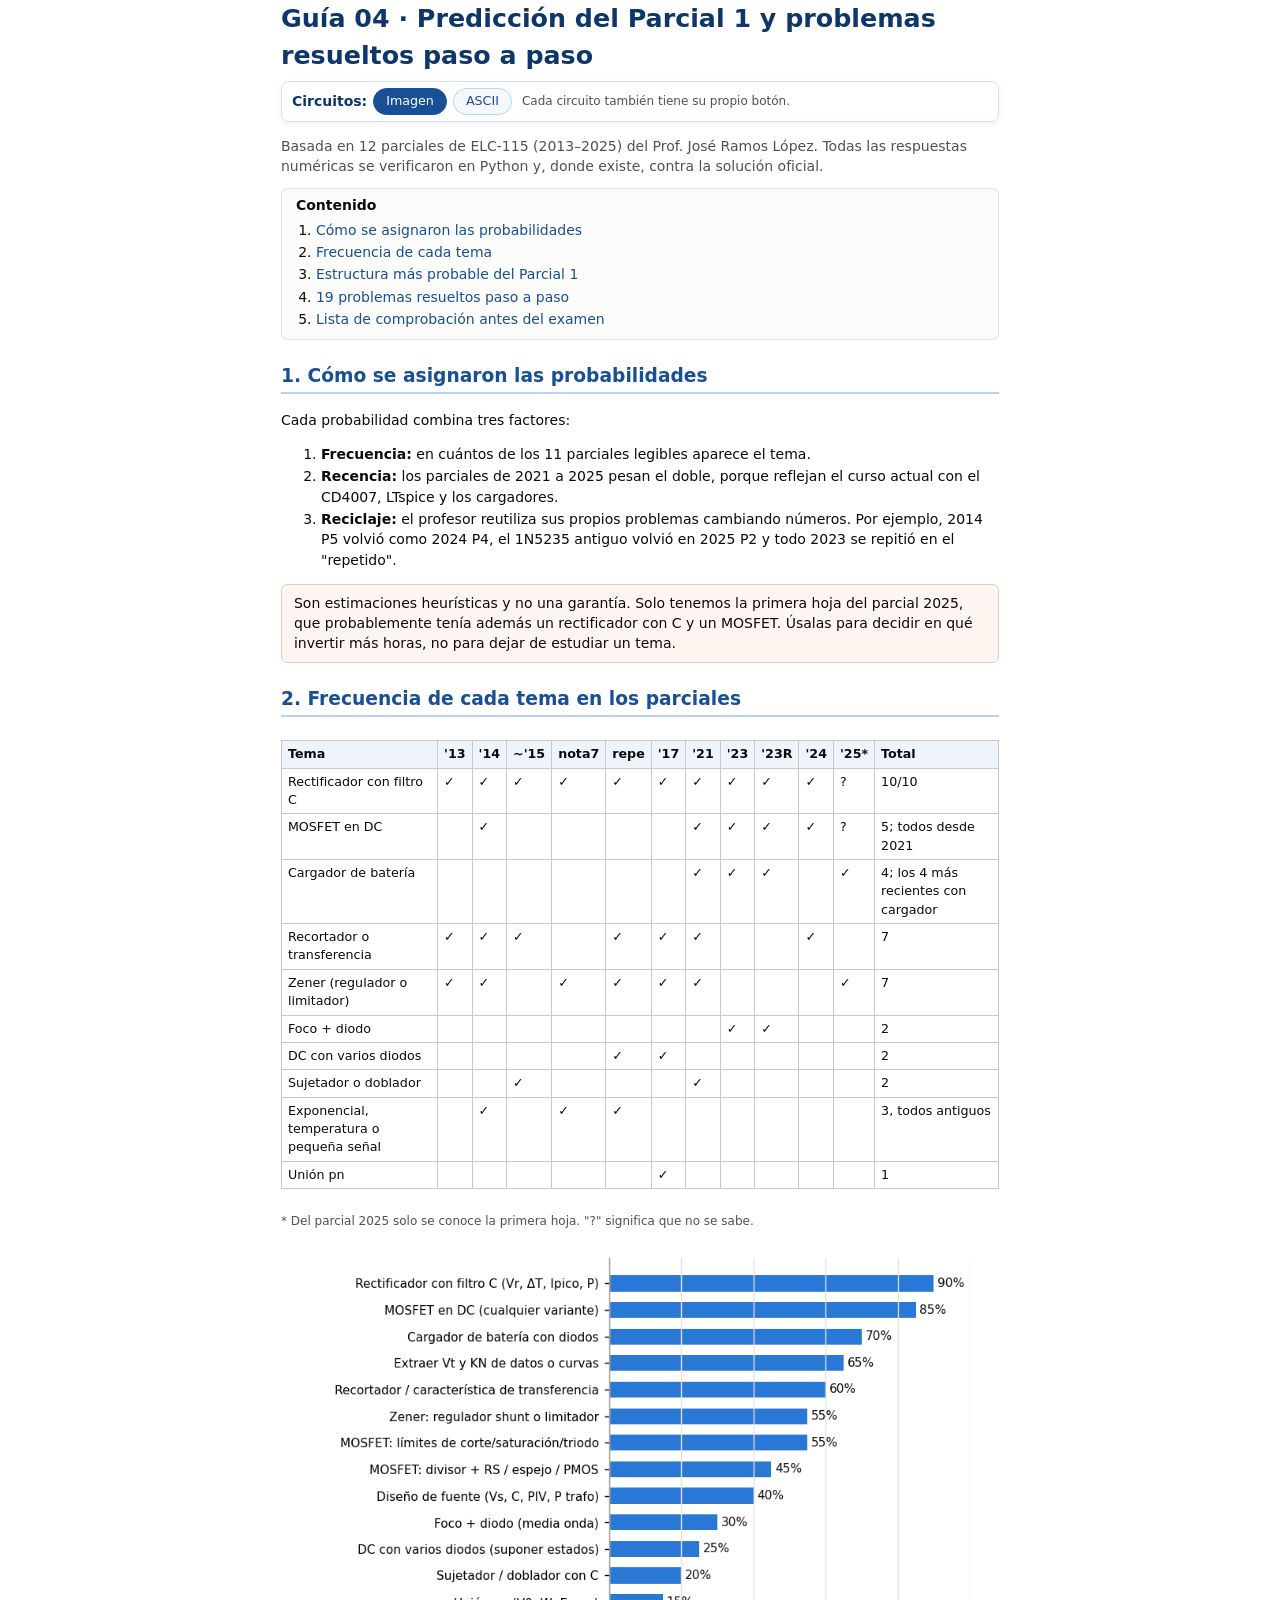
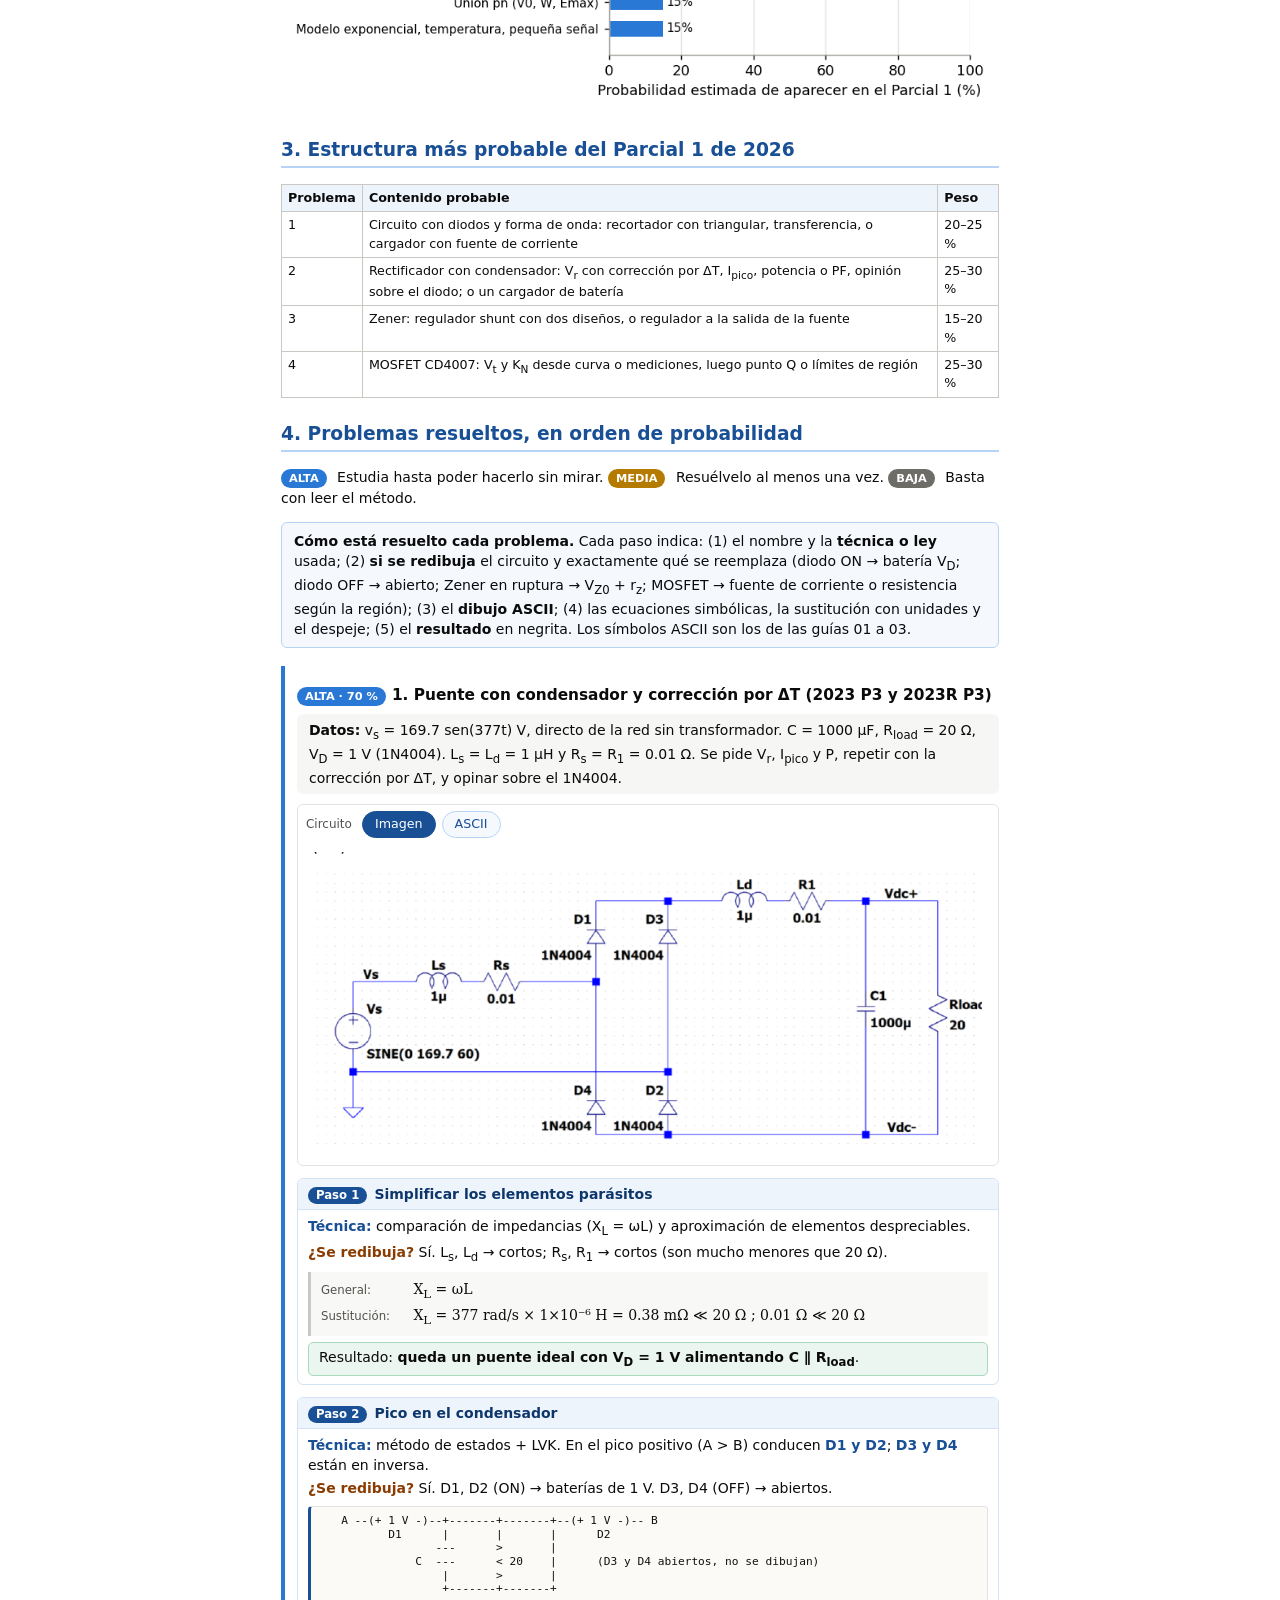
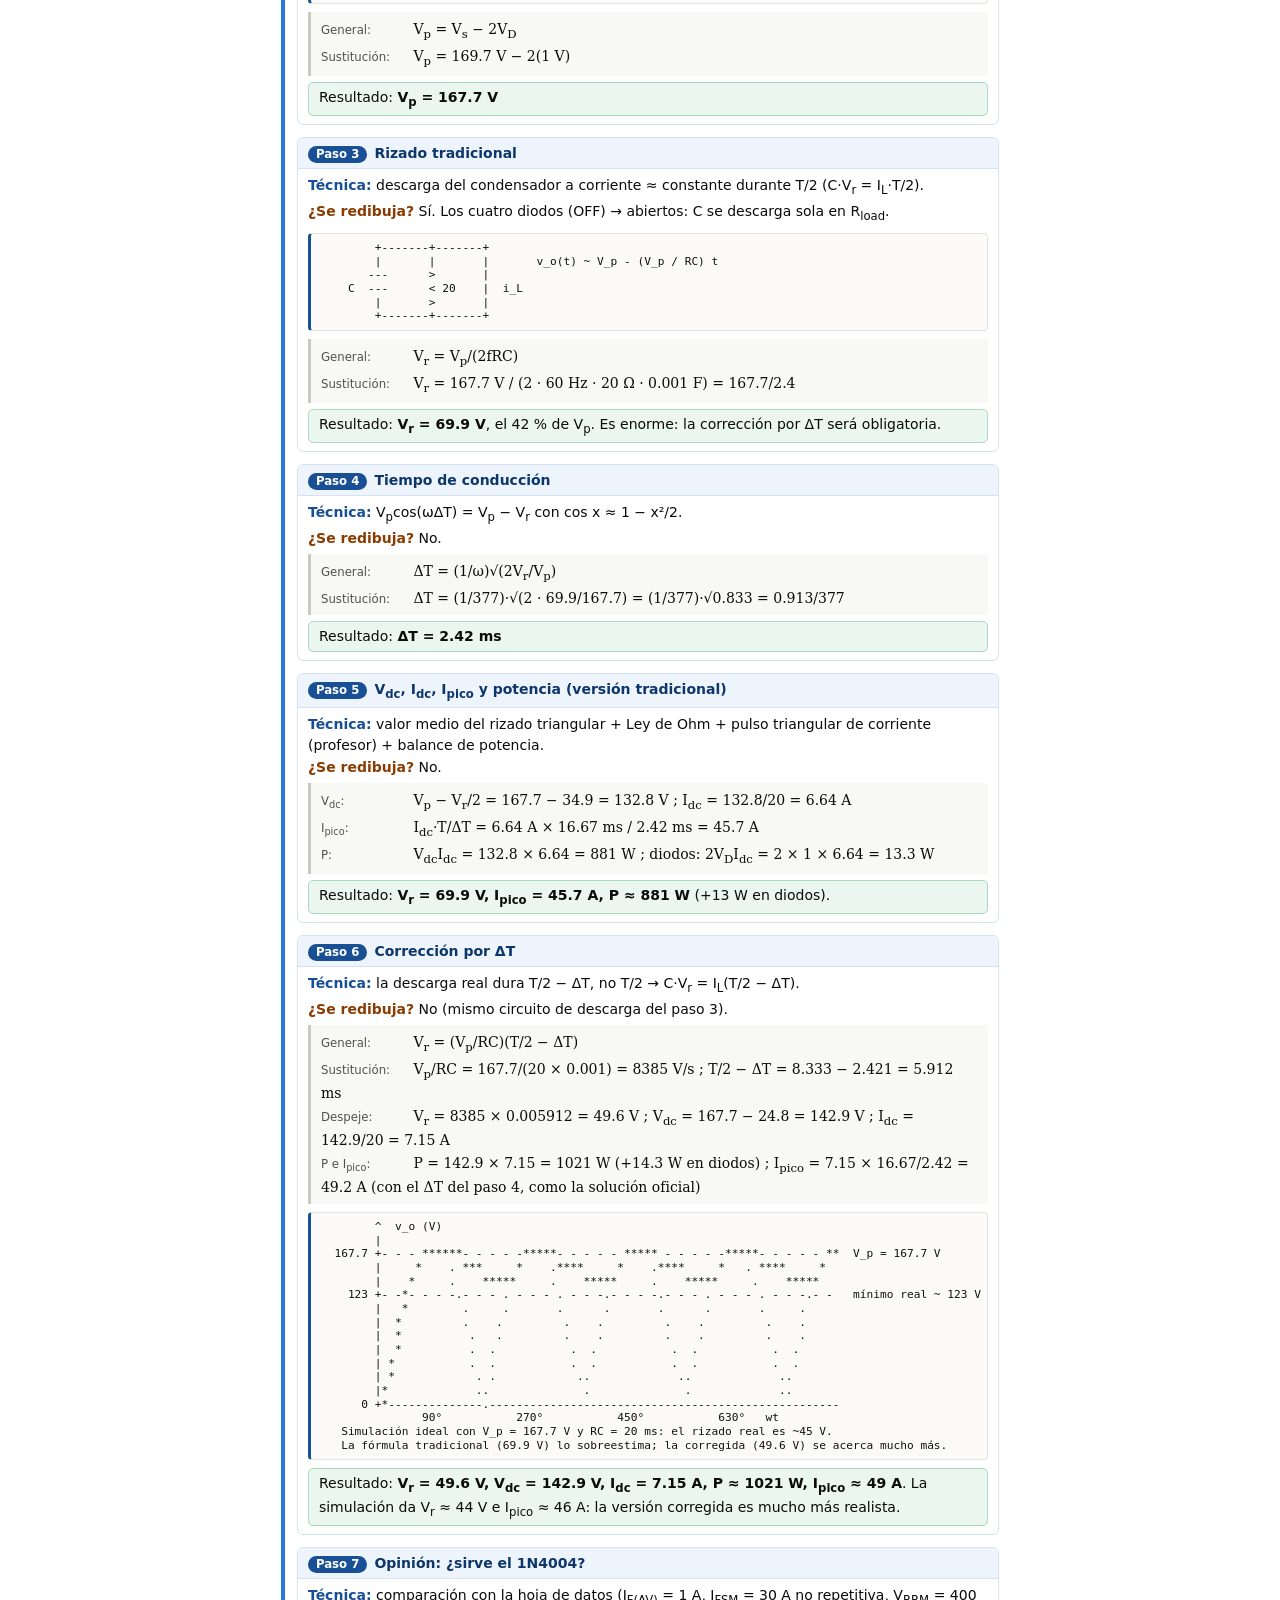
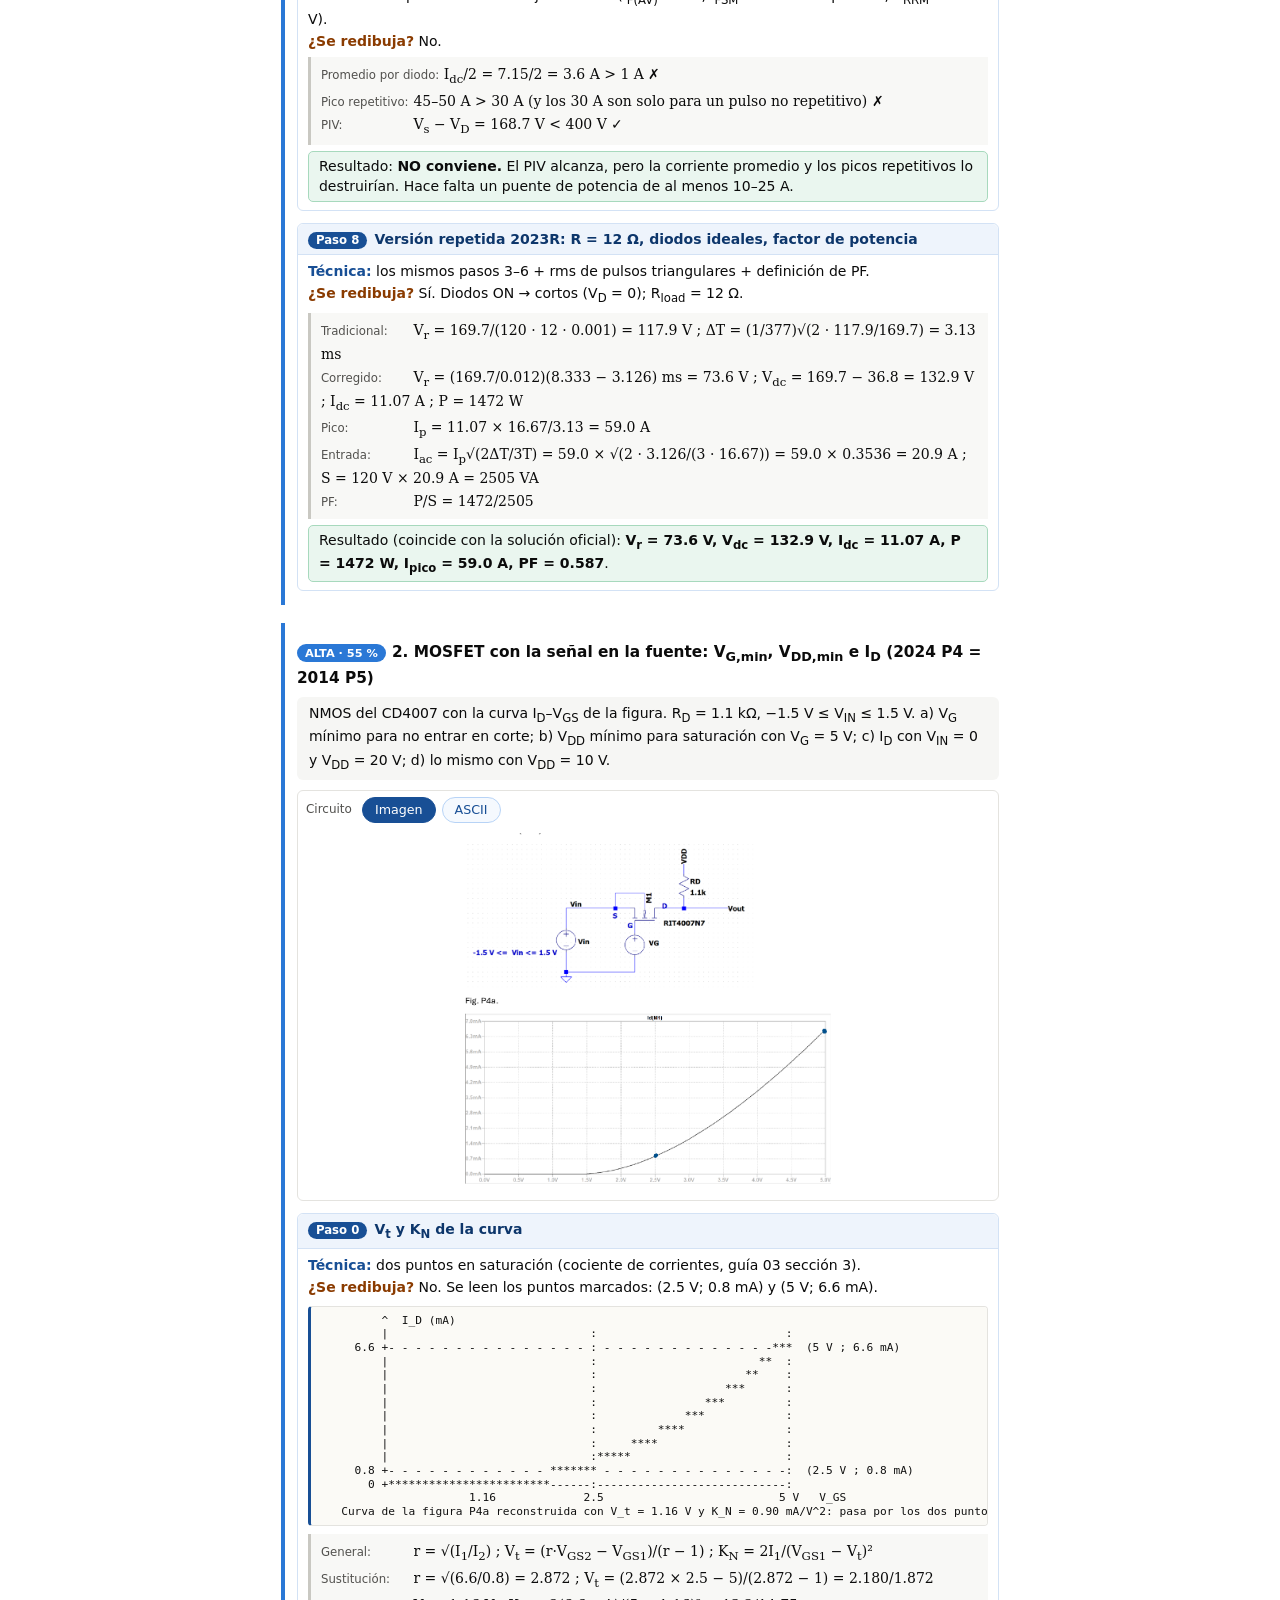
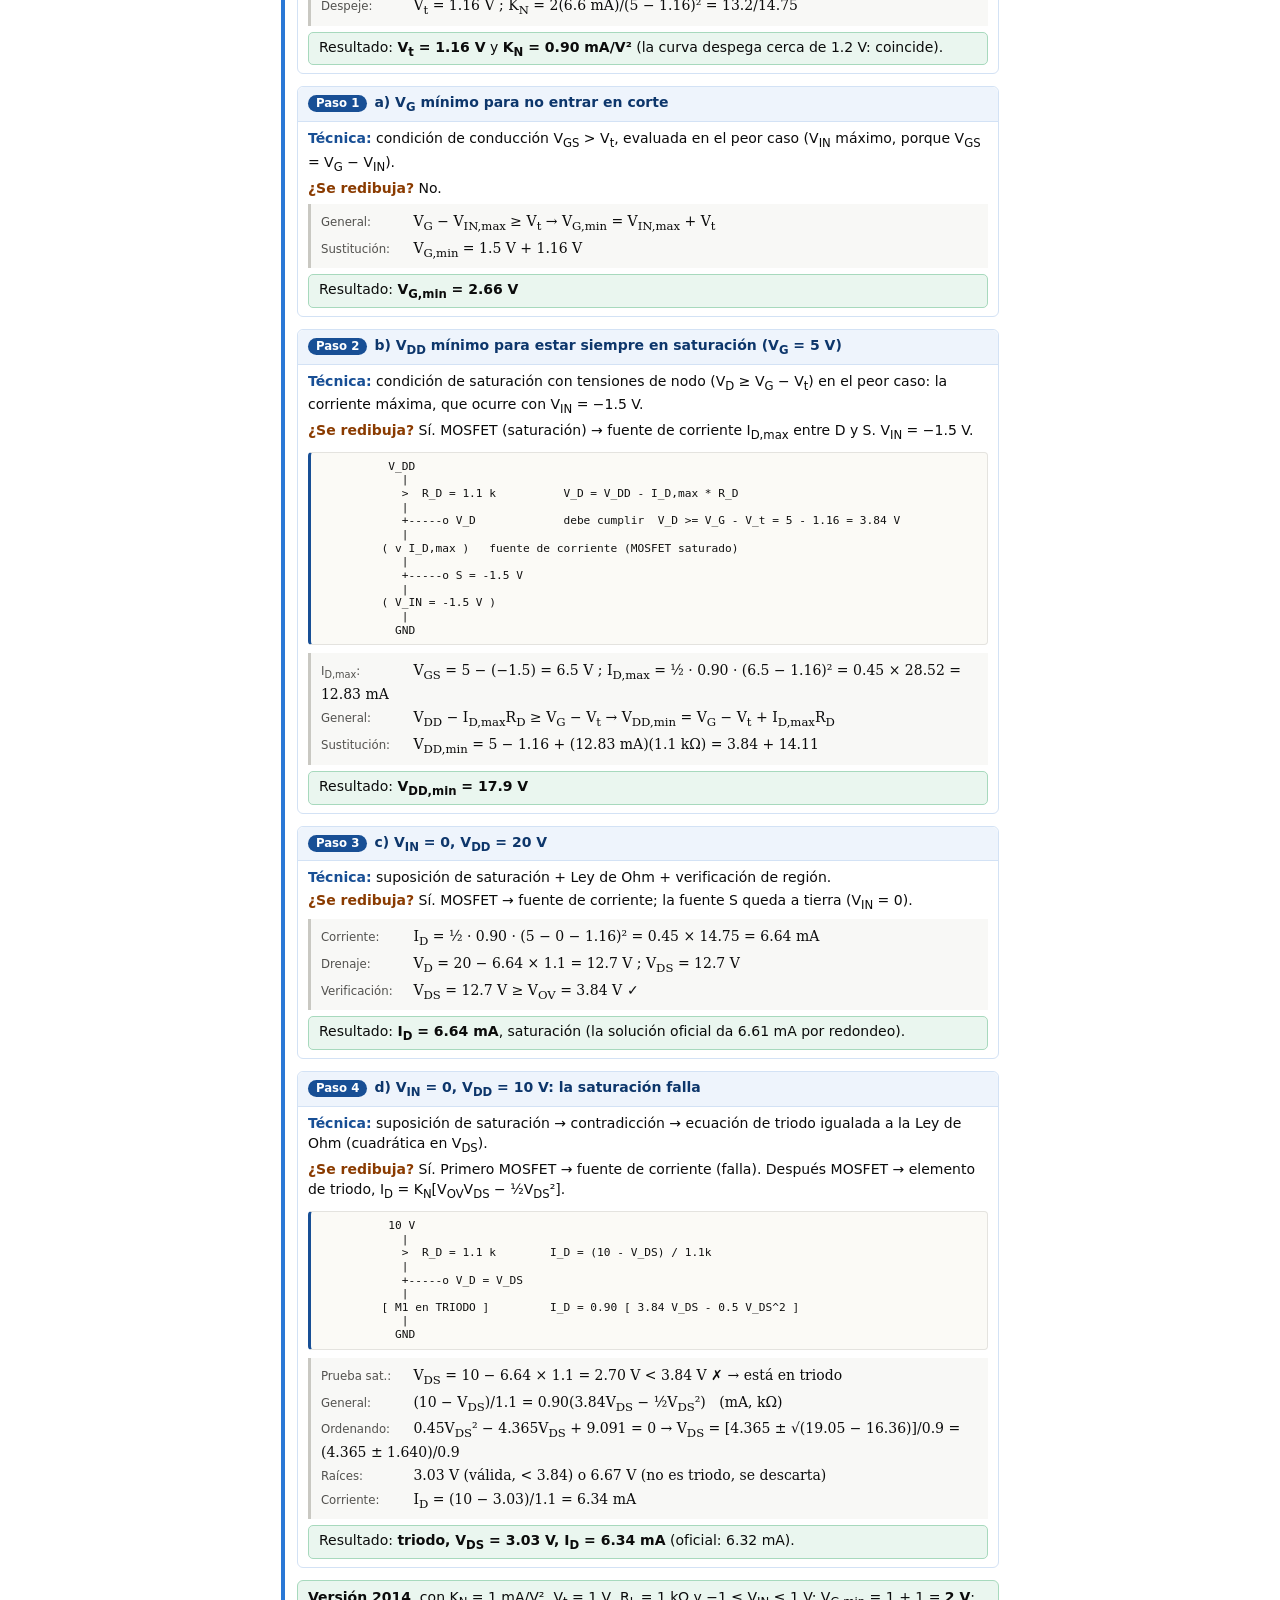
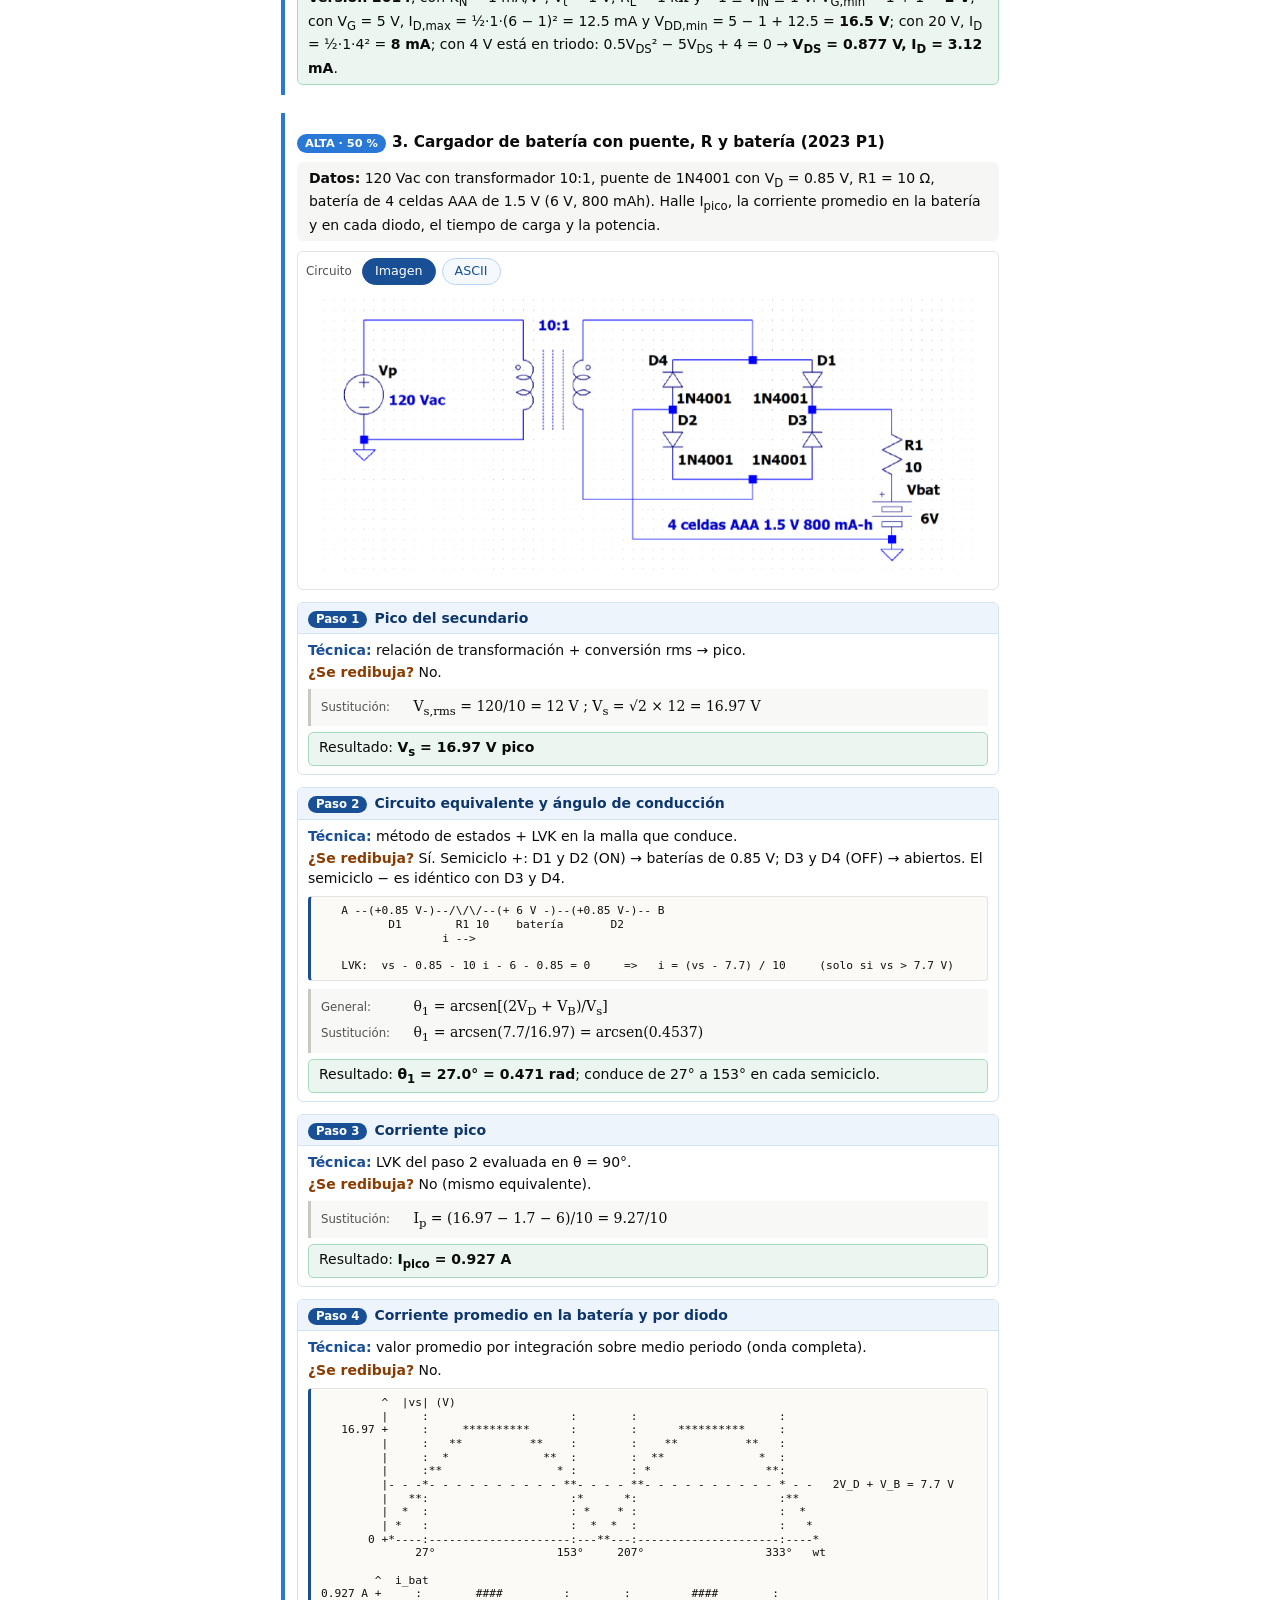
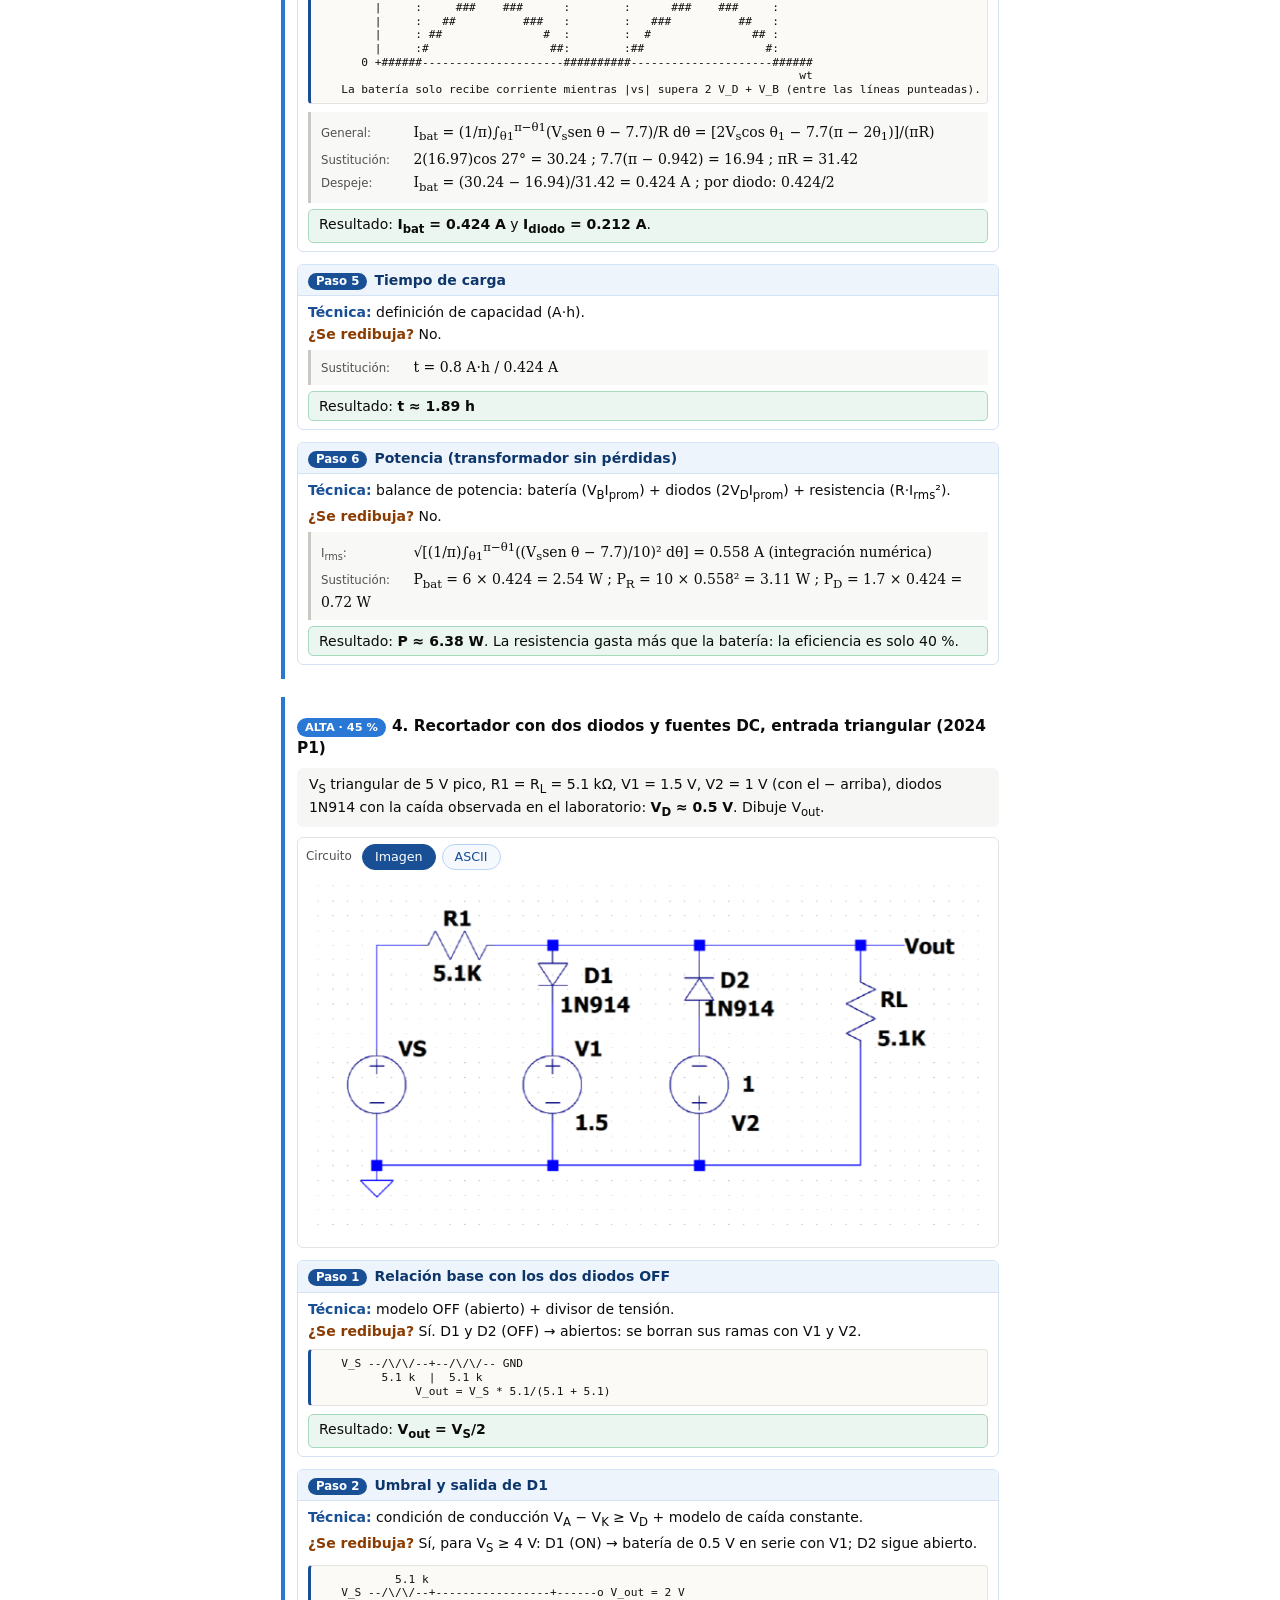
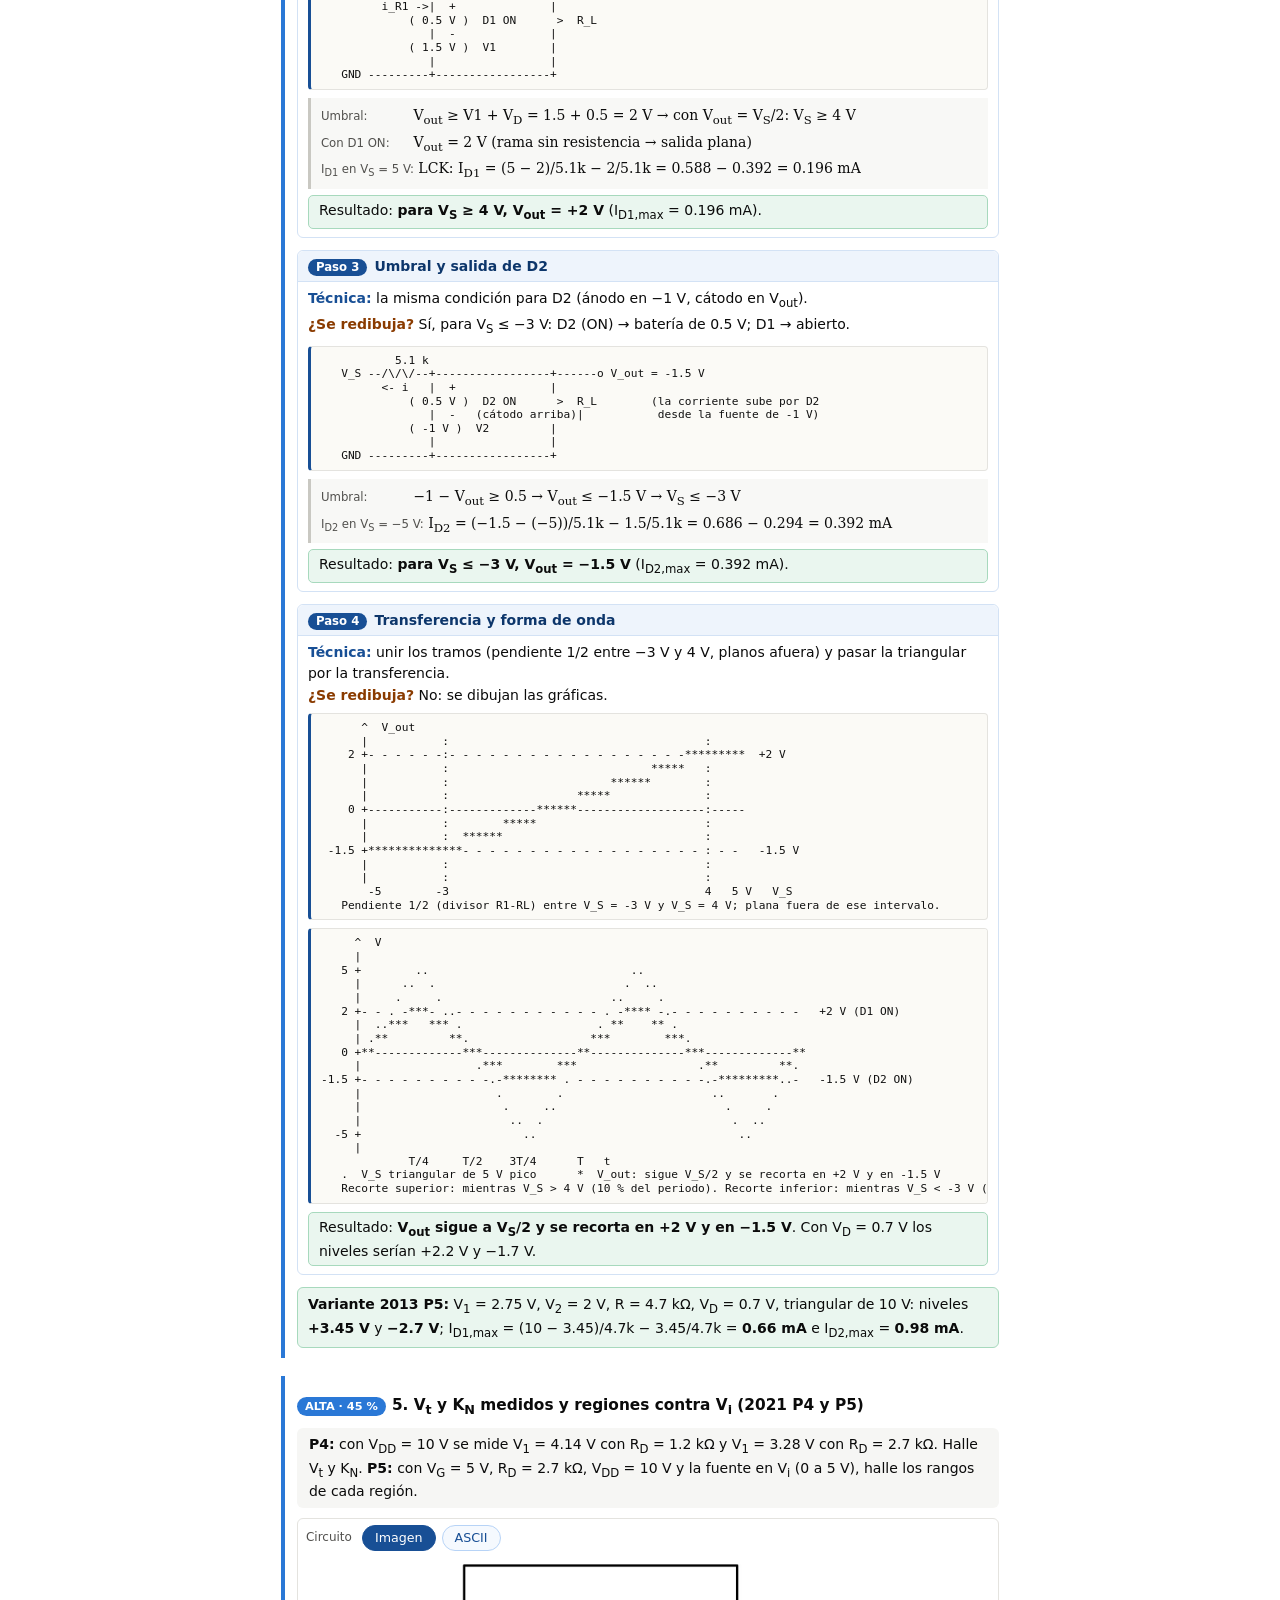
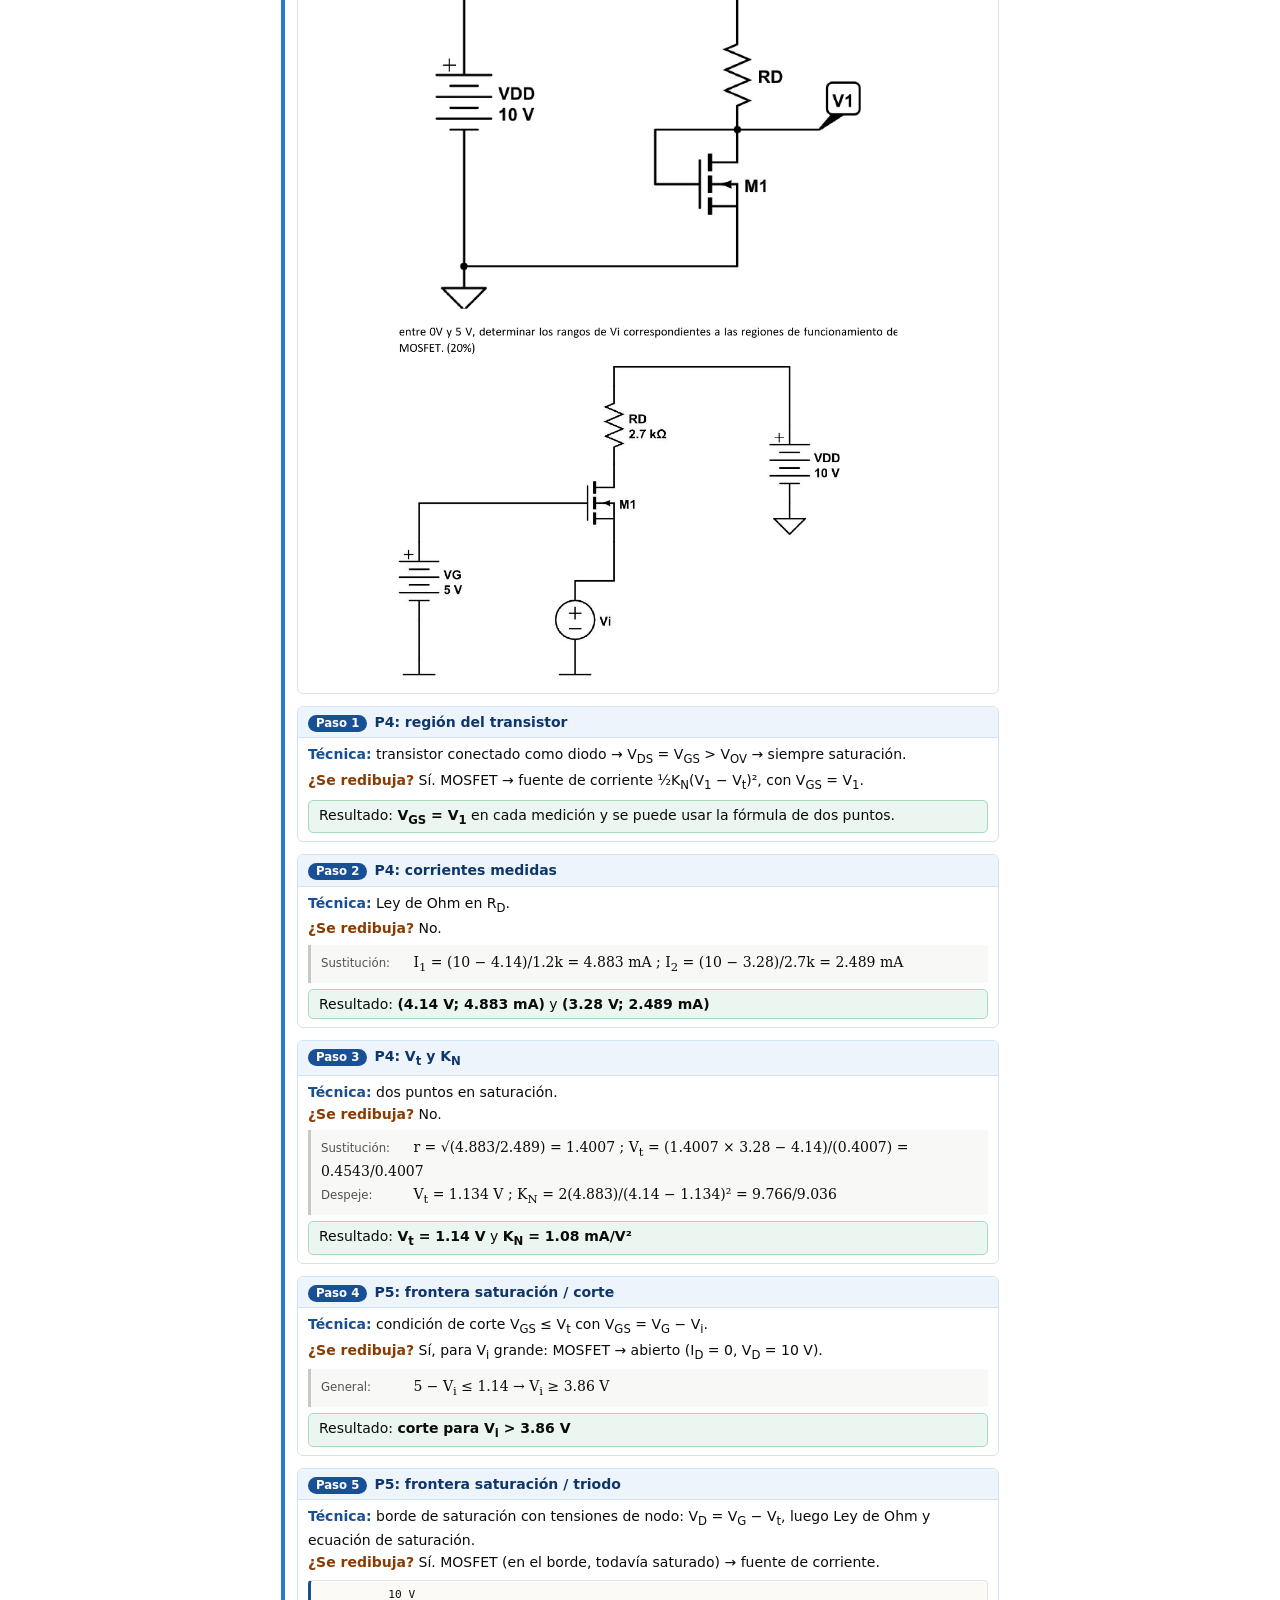
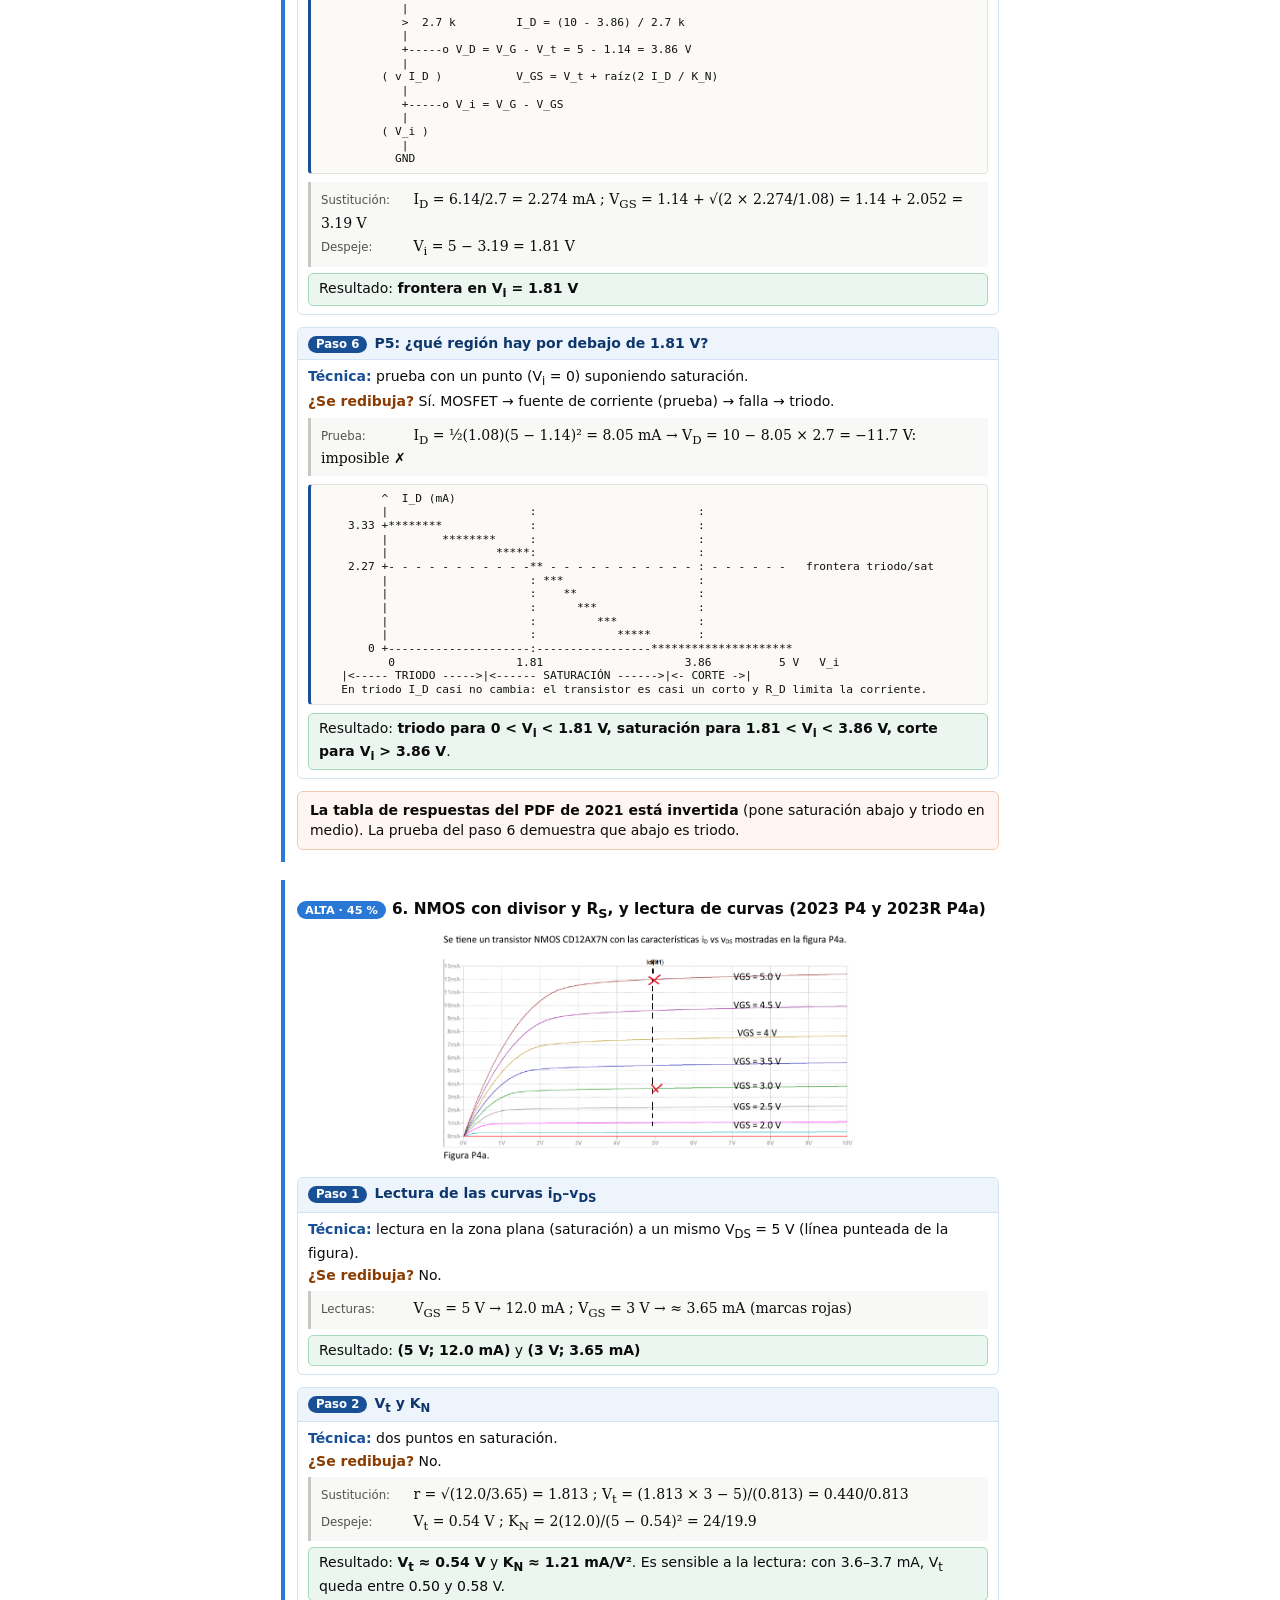
<file: 00_Guias_de_Estudio/04_Prediccion_y_Problemas_Resueltos.html>
<!doctype html><html lang="es"><head><meta charset="utf-8"><title>Guía 04 · Predicción y problemas resueltos</title><link rel="stylesheet" href="estilo.css"></head><body>
<h1>Guía 04 · Predicción del Parcial 1 y problemas resueltos paso a paso</h1>
<div class="modo-bar" role="group" aria-label="Cómo ver los circuitos"><span>Circuitos:</span><button type="button" data-set="img">Imagen</button><button type="button" data-set="ascii">ASCII</button><span class="modo-nota">Cada circuito también tiene su propio botón.</span></div>
<p class="sub">Basada en 12 parciales de ELC-115 (2013–2025) del Prof. José Ramos López. Todas las respuestas numéricas se verificaron en Python y, donde existe, contra la solución oficial.</p>

<div class="toc"><b>Contenido</b>
<ol>
<li><a href="#s1">Cómo se asignaron las probabilidades</a></li>
<li><a href="#s2">Frecuencia de cada tema</a></li>
<li><a href="#s3">Estructura más probable del Parcial 1</a></li>
<li><a href="#s4">19 problemas resueltos paso a paso</a></li>
<li><a href="#s5">Lista de comprobación antes del examen</a></li>
</ol></div>

<h2 id="s1">1. Cómo se asignaron las probabilidades</h2>
<p>Cada probabilidad combina tres factores:</p>
<ol>
<li><b>Frecuencia:</b> en cuántos de los 11 parciales legibles aparece el tema.</li>
<li><b>Recencia:</b> los parciales de 2021 a 2025 pesan el doble, porque reflejan el curso actual con el CD4007, LTspice y los cargadores.</li>
<li><b>Reciclaje:</b> el profesor reutiliza sus propios problemas cambiando números. Por ejemplo, 2014 P5 volvió como 2024 P4, el 1N5235 antiguo volvió en 2025 P2 y todo 2023 se repitió en el "repetido".</li>
</ol>
<div class="warn">Son estimaciones heurísticas y no una garantía. Solo tenemos la primera hoja del parcial 2025, que probablemente tenía además un rectificador con C y un MOSFET. Úsalas para decidir en qué invertir más horas, no para dejar de estudiar un tema.</div>

<h2 id="s2">2. Frecuencia de cada tema en los parciales</h2>
<div style="overflow-x:auto"><table>
<tr><th>Tema</th><th>'13</th><th>'14</th><th>~'15</th><th>nota7</th><th>repe</th><th>'17</th><th>'21</th><th>'23</th><th>'23R</th><th>'24</th><th>'25*</th><th>Total</th></tr>
<tr><td>Rectificador con filtro C</td><td>✓</td><td>✓</td><td>✓</td><td>✓</td><td>✓</td><td>✓</td><td>✓</td><td>✓</td><td>✓</td><td>✓</td><td>?</td><td>10/10</td></tr>
<tr><td>MOSFET en DC</td><td></td><td>✓</td><td></td><td></td><td></td><td></td><td>✓</td><td>✓</td><td>✓</td><td>✓</td><td>?</td><td>5; todos desde 2021</td></tr>
<tr><td>Cargador de batería</td><td></td><td></td><td></td><td></td><td></td><td></td><td>✓</td><td>✓</td><td>✓</td><td></td><td>✓</td><td>4; los 4 más recientes con cargador</td></tr>
<tr><td>Recortador o transferencia</td><td>✓</td><td>✓</td><td>✓</td><td></td><td>✓</td><td>✓</td><td>✓</td><td></td><td></td><td>✓</td><td></td><td>7</td></tr>
<tr><td>Zener (regulador o limitador)</td><td>✓</td><td>✓</td><td></td><td>✓</td><td>✓</td><td>✓</td><td>✓</td><td></td><td></td><td></td><td>✓</td><td>7</td></tr>
<tr><td>Foco + diodo</td><td></td><td></td><td></td><td></td><td></td><td></td><td></td><td>✓</td><td>✓</td><td></td><td></td><td>2</td></tr>
<tr><td>DC con varios diodos</td><td></td><td></td><td></td><td></td><td>✓</td><td>✓</td><td></td><td></td><td></td><td></td><td></td><td>2</td></tr>
<tr><td>Sujetador o doblador</td><td></td><td></td><td>✓</td><td></td><td></td><td></td><td>✓</td><td></td><td></td><td></td><td></td><td>2</td></tr>
<tr><td>Exponencial, temperatura o pequeña señal</td><td></td><td>✓</td><td></td><td>✓</td><td>✓</td><td></td><td></td><td></td><td></td><td></td><td></td><td>3, todos antiguos</td></tr>
<tr><td>Unión pn</td><td></td><td></td><td></td><td></td><td></td><td>✓</td><td></td><td></td><td></td><td></td><td></td><td>1</td></tr>
</table></div>
<p class="small">* Del parcial 2025 solo se conoce la primera hoja. "?" significa que no se sabe.</p>
<img src="img/g_prob.png" alt="Probabilidad estimada por tema">

<h2 id="s3">3. Estructura más probable del Parcial 1 de 2026</h2>
<table>
<tr><th>Problema</th><th>Contenido probable</th><th>Peso</th></tr>
<tr><td>1</td><td>Circuito con diodos y forma de onda: recortador con triangular, transferencia, o cargador con fuente de corriente</td><td>20–25 %</td></tr>
<tr><td>2</td><td>Rectificador con condensador: V<sub>r</sub> con corrección por ΔT, I<sub>pico</sub>, potencia o PF, opinión sobre el diodo; o un cargador de batería</td><td>25–30 %</td></tr>
<tr><td>3</td><td>Zener: regulador shunt con dos diseños, o regulador a la salida de la fuente</td><td>15–20 %</td></tr>
<tr><td>4</td><td>MOSFET CD4007: V<sub>t</sub> y K<sub>N</sub> desde curva o mediciones, luego punto Q o límites de región</td><td>25–30 %</td></tr>
</table>

<h2 id="s4">4. Problemas resueltos, en orden de probabilidad</h2>
<p><span class="tag">ALTA</span> Estudia hasta poder hacerlo sin mirar. <span class="tag media">MEDIA</span> Resuélvelo al menos una vez. <span class="tag baja">BAJA</span> Basta con leer el método.</p>
<div class="box"><b>Cómo está resuelto cada problema.</b> Cada paso indica: (1) el nombre y la <b>técnica o ley</b> usada; (2) <b>si se redibuja</b> el circuito y exactamente qué se reemplaza (diodo ON → batería V<sub>D</sub>; diodo OFF → abierto; Zener en ruptura → V<sub>Z0</sub> + r<sub>z</sub>; MOSFET → fuente de corriente o resistencia según la región); (3) el <b>dibujo ASCII</b>; (4) las ecuaciones simbólicas, la sustitución con unidades y el despeje; (5) el <b>resultado</b> en negrita. Los símbolos ASCII son los de las guías 01 a 03.</div>

<!-- ============ 1 ============ -->
<div id="p1" class="prob alta"><div class="keep"><h3><span class="tag">ALTA · 70 %</span>1. Puente con condensador y corrección por ΔT (2023 P3 y 2023R P3)</h3>
</div>
<p class="enun"><b>Datos:</b> v<sub>s</sub> = 169.7 sen(377t) V, directo de la red sin transformador. C = 1000 µF, R<sub>load</sub> = 20 Ω, V<sub>D</sub> = 1 V (1N4004). L<sub>s</sub> = L<sub>d</sub> = 1 µH y R<sub>s</sub> = R<sub>1</sub> = 0.01 Ω. Se pide V<sub>r</sub>, I<sub>pico</sub> y P, repetir con la corrección por ΔT, y opinar sobre el 1N4004.</p>
<figure class="dual" data-v="img"><div class="dual-bar"><span>Circuito</span><button type="button" data-v="img" aria-pressed="true">Imagen</button><button type="button" data-v="ascii" aria-pressed="false">ASCII</button></div><div class="dual-img"><img src="img/f23_p3.png" alt="Circuito original"></div><pre class="ascii">                     +--------------+-------------+--(Ld 1uH)--/\/\/--+--------+------o Vdc+
                     |              |                          R1 0.01 |        |
                    ---            ---                                ---       &gt;
                 D1 / \         D3 / \                                ---  C1   &lt;  R_load
                     |              |                                  | 1000uF &gt;  20 ohm
    +--(Ls)--/\/\/---+ A            |                                  |        |
    |   1uH   Rs     |              |                                  |        |
  (~ Vs)  0.01      ---             |                                  |        |
  169.7 V         D4 / \            |                                  |        |
  pico, 60 Hz        |              |                                  |        |
    +-------B--------)--------------+ B                                |        |
   GND               |              |                                  |        |
                     |             ---                                 |        |
                     |          D2 / \                                 |        |
                     |              |                                  |        |
                     +--------------+----------------------------------+--------+------o Vdc-</pre></figure>
<div class="paso"><div class="ph"><span class="pn">Paso 1</span>Simplificar los elementos parásitos</div>
<p class="tec"><b>Técnica:</b> comparación de impedancias (X<sub>L</sub> = ωL) y aproximación de elementos despreciables.</p>
<p class="red"><b>¿Se redibuja?</b> Sí. L<sub>s</sub>, L<sub>d</sub> → cortos; R<sub>s</sub>, R<sub>1</sub> → cortos (son mucho menores que 20 Ω).</p>
<div class="mat"><div><span class="lb">General:</span> X<sub>L</sub> = ωL</div>
<div><span class="lb">Sustitución:</span> X<sub>L</sub> = 377 rad/s × 1×10⁻⁶ H = 0.38 mΩ ≪ 20 Ω ; 0.01 Ω ≪ 20 Ω</div></div>
<p class="res">Resultado: <b>queda un puente ideal con V<sub>D</sub> = 1 V alimentando C ∥ R<sub>load</sub></b>.</p></div>
<div class="paso"><div class="ph"><span class="pn">Paso 2</span>Pico en el condensador</div>
<p class="tec"><b>Técnica:</b> método de estados + LVK. En el pico positivo (A &gt; B) conducen <b>D1 y D2</b>; <b>D3 y D4</b> están en inversa.</p>
<p class="red"><b>¿Se redibuja?</b> Sí. D1, D2 (ON) → baterías de 1 V. D3, D4 (OFF) → abiertos.</p>
<pre class="ascii">   A --(+ 1 V -)--+-------+-------+--(+ 1 V -)-- B
          D1      |       |       |      D2
                 ---      &gt;       |
              C  ---      &lt; 20    |      (D3 y D4 abiertos, no se dibujan)
                  |       &gt;       |
                  +-------+-------+</pre>
<div class="mat"><div><span class="lb">General:</span> V<sub>p</sub> = V<sub>s</sub> − 2V<sub>D</sub></div>
<div><span class="lb">Sustitución:</span> V<sub>p</sub> = 169.7 V − 2(1 V)</div></div>
<p class="res">Resultado: <b>V<sub>p</sub> = 167.7 V</b></p></div>
<div class="paso"><div class="ph"><span class="pn">Paso 3</span>Rizado tradicional</div>
<p class="tec"><b>Técnica:</b> descarga del condensador a corriente ≈ constante durante T/2 (C·V<sub>r</sub> = I<sub>L</sub>·T/2).</p>
<p class="red"><b>¿Se redibuja?</b> Sí. Los cuatro diodos (OFF) → abiertos: C se descarga sola en R<sub>load</sub>.</p>
<pre class="ascii">        +-------+-------+
        |       |       |       v_o(t) ~ V_p - (V_p / RC) t
       ---      &gt;       |
    C  ---      &lt; 20    |  i_L
        |       &gt;       |
        +-------+-------+</pre>
<div class="mat"><div><span class="lb">General:</span> V<sub>r</sub> = V<sub>p</sub>/(2fRC)</div>
<div><span class="lb">Sustitución:</span> V<sub>r</sub> = 167.7 V / (2 · 60 Hz · 20 Ω · 0.001 F) = 167.7/2.4</div></div>
<p class="res">Resultado: <b>V<sub>r</sub> = 69.9 V</b>, el 42 % de V<sub>p</sub>. Es enorme: la corrección por ΔT será obligatoria.</p></div>
<div class="paso"><div class="ph"><span class="pn">Paso 4</span>Tiempo de conducción</div>
<p class="tec"><b>Técnica:</b> V<sub>p</sub>cos(ωΔT) = V<sub>p</sub> − V<sub>r</sub> con cos x ≈ 1 − x²/2.</p>
<p class="red"><b>¿Se redibuja?</b> No.</p>
<div class="mat"><div><span class="lb">General:</span> ΔT = (1/ω)√(2V<sub>r</sub>/V<sub>p</sub>)</div>
<div><span class="lb">Sustitución:</span> ΔT = (1/377)·√(2 · 69.9/167.7) = (1/377)·√0.833 = 0.913/377</div></div>
<p class="res">Resultado: <b>ΔT = 2.42 ms</b></p></div>
<div class="paso"><div class="ph"><span class="pn">Paso 5</span>V<sub>dc</sub>, I<sub>dc</sub>, I<sub>pico</sub> y potencia (versión tradicional)</div>
<p class="tec"><b>Técnica:</b> valor medio del rizado triangular + Ley de Ohm + pulso triangular de corriente (profesor) + balance de potencia.</p>
<p class="red"><b>¿Se redibuja?</b> No.</p>
<div class="mat"><div><span class="lb">V<sub>dc</sub>:</span> V<sub>p</sub> − V<sub>r</sub>/2 = 167.7 − 34.9 = 132.8 V ; I<sub>dc</sub> = 132.8/20 = 6.64 A</div>
<div><span class="lb">I<sub>pico</sub>:</span> I<sub>dc</sub>·T/ΔT = 6.64 A × 16.67 ms / 2.42 ms = 45.7 A</div>
<div><span class="lb">P:</span> V<sub>dc</sub>I<sub>dc</sub> = 132.8 × 6.64 = 881 W ; diodos: 2V<sub>D</sub>I<sub>dc</sub> = 2 × 1 × 6.64 = 13.3 W</div></div>
<p class="res">Resultado: <b>V<sub>r</sub> = 69.9 V, I<sub>pico</sub> = 45.7 A, P ≈ 881 W</b> (+13 W en diodos).</p></div>
<div class="paso"><div class="ph"><span class="pn">Paso 6</span>Corrección por ΔT</div>
<p class="tec"><b>Técnica:</b> la descarga real dura T/2 − ΔT, no T/2 → C·V<sub>r</sub> = I<sub>L</sub>(T/2 − ΔT).</p>
<p class="red"><b>¿Se redibuja?</b> No (mismo circuito de descarga del paso 3).</p>
<div class="mat"><div><span class="lb">General:</span> V<sub>r</sub> = (V<sub>p</sub>/RC)(T/2 − ΔT)</div>
<div><span class="lb">Sustitución:</span> V<sub>p</sub>/RC = 167.7/(20 × 0.001) = 8385 V/s ; T/2 − ΔT = 8.333 − 2.421 = 5.912 ms</div>
<div><span class="lb">Despeje:</span> V<sub>r</sub> = 8385 × 0.005912 = 49.6 V ; V<sub>dc</sub> = 167.7 − 24.8 = 142.9 V ; I<sub>dc</sub> = 142.9/20 = 7.15 A</div>
<div><span class="lb">P e I<sub>pico</sub>:</span> P = 142.9 × 7.15 = 1021 W (+14.3 W en diodos) ; I<sub>pico</sub> = 7.15 × 16.67/2.42 = 49.2 A (con el ΔT del paso 4, como la solución oficial)</div></div>
<pre class="ascii">        ^  v_o (V)
        |
  167.7 +- - - ******- - - - -*****- - - - - ***** - - - - -*****- - - - - **  V_p = 167.7 V
        |     *    . ***     *    .****     *    .****     *   . ****     *
        |    *     .    *****     .    *****     .    *****     .    *****
    123 +- -*- - - -.- - - . - - - . - - -.- - - -.- - - . - - - . - - -.- -   mínimo real ~ 123 V
        |   *        .     .       .      .       .      .       .     .
        |  *         .    .         .    .         .    .         .    .
        |  *          .   .         .    .         .    .         .    .
        |  *          .  .           .  .           .  .           .  .
        | *           .  .           .  .           .  .           .  .
        | *            . .            ..             ..             ..
        |*             ..              .              .             ..
      0 +*--------------.----------------------------------------------------
               90°           270°           450°           630°   wt
   Simulación ideal con V_p = 167.7 V y RC = 20 ms: el rizado real es ~45 V.
   La fórmula tradicional (69.9 V) lo sobreestima; la corregida (49.6 V) se acerca mucho más.</pre>
<p class="res">Resultado: <b>V<sub>r</sub> = 49.6 V, V<sub>dc</sub> = 142.9 V, I<sub>dc</sub> = 7.15 A, P ≈ 1021 W, I<sub>pico</sub> ≈ 49 A</b>. La simulación da V<sub>r</sub> ≈ 44 V e I<sub>pico</sub> ≈ 46 A: la versión corregida es mucho más realista.</p></div>
<div class="paso"><div class="ph"><span class="pn">Paso 7</span>Opinión: ¿sirve el 1N4004?</div>
<p class="tec"><b>Técnica:</b> comparación con la hoja de datos (I<sub>F(AV)</sub> = 1 A, I<sub>FSM</sub> = 30 A no repetitiva, V<sub>RRM</sub> = 400 V).</p>
<p class="red"><b>¿Se redibuja?</b> No.</p>
<div class="mat"><div><span class="lb">Promedio por diodo:</span> I<sub>dc</sub>/2 = 7.15/2 = 3.6 A &gt; 1 A ✗</div>
<div><span class="lb">Pico repetitivo:</span> 45–50 A &gt; 30 A (y los 30 A son solo para un pulso no repetitivo) ✗</div>
<div><span class="lb">PIV:</span> V<sub>s</sub> − V<sub>D</sub> = 168.7 V &lt; 400 V ✓</div></div>
<p class="res">Resultado: <b>NO conviene.</b> El PIV alcanza, pero la corriente promedio y los picos repetitivos lo destruirían. Hace falta un puente de potencia de al menos 10–25 A.</p></div>
<div class="paso"><div class="ph"><span class="pn">Paso 8</span>Versión repetida 2023R: R = 12 Ω, diodos ideales, factor de potencia</div>
<p class="tec"><b>Técnica:</b> los mismos pasos 3–6 + rms de pulsos triangulares + definición de PF.</p>
<p class="red"><b>¿Se redibuja?</b> Sí. Diodos ON → cortos (V<sub>D</sub> = 0); R<sub>load</sub> = 12 Ω.</p>
<div class="mat"><div><span class="lb">Tradicional:</span> V<sub>r</sub> = 169.7/(120 · 12 · 0.001) = 117.9 V ; ΔT = (1/377)√(2 · 117.9/169.7) = 3.13 ms</div>
<div><span class="lb">Corregido:</span> V<sub>r</sub> = (169.7/0.012)(8.333 − 3.126) ms = 73.6 V ; V<sub>dc</sub> = 169.7 − 36.8 = 132.9 V ; I<sub>dc</sub> = 11.07 A ; P = 1472 W</div>
<div><span class="lb">Pico:</span> I<sub>p</sub> = 11.07 × 16.67/3.13 = 59.0 A</div>
<div><span class="lb">Entrada:</span> I<sub>ac</sub> = I<sub>p</sub>√(2ΔT/3T) = 59.0 × √(2 · 3.126/(3 · 16.67)) = 59.0 × 0.3536 = 20.9 A ; S = 120 V × 20.9 A = 2505 VA</div>
<div><span class="lb">PF:</span> P/S = 1472/2505</div></div>
<p class="res">Resultado (coincide con la solución oficial): <b>V<sub>r</sub> = 73.6 V, V<sub>dc</sub> = 132.9 V, I<sub>dc</sub> = 11.07 A, P = 1472 W, I<sub>pico</sub> = 59.0 A, PF = 0.587</b>.</p></div></div>

<!-- ============ 2 ============ -->
<div id="p2" class="prob alta"><div class="keep"><h3><span class="tag">ALTA · 55 %</span>2. MOSFET con la señal en la fuente: V<sub>G,min</sub>, V<sub>DD,min</sub> e I<sub>D</sub> (2024 P4 = 2014 P5)</h3>
</div>
<p class="enun">NMOS del CD4007 con la curva I<sub>D</sub>–V<sub>GS</sub> de la figura. R<sub>D</sub> = 1.1 kΩ, −1.5 V ≤ V<sub>IN</sub> ≤ 1.5 V. a) V<sub>G</sub> mínimo para no entrar en corte; b) V<sub>DD</sub> mínimo para saturación con V<sub>G</sub> = 5 V; c) I<sub>D</sub> con V<sub>IN</sub> = 0 y V<sub>DD</sub> = 20 V; d) lo mismo con V<sub>DD</sub> = 10 V.</p>
<figure class="dual" data-v="img"><div class="dual-bar"><span>Circuito</span><button type="button" data-v="img" aria-pressed="true">Imagen</button><button type="button" data-v="ascii" aria-pressed="false">ASCII</button></div><div class="dual-img"><img src="img/f24_p4.png" alt="Circuito original"></div><pre class="ascii">                                 V_DD
                                   |
                                   &gt;
                                   &lt;  R_D = 1.1 k
                                   &gt;
                                   |
                                   +---------o V_out
                                   |  D
                               ||--+
                   G  +--------||         M1 (CD4007 NMOS, sustrato unido a S)
                      |        ||-&gt;+
                      |            |  S
                      |            +-------------+
                      |  +                       |  +
                   (  V_G  )                  ( V_IN )   -1.5 V ... +1.5 V
                      |  -                       |  -
                      |                          |
                     GND ----------------------- GND</pre></figure>
<div class="paso"><div class="ph"><span class="pn">Paso 0</span>V<sub>t</sub> y K<sub>N</sub> de la curva</div>
<p class="tec"><b>Técnica:</b> dos puntos en saturación (cociente de corrientes, guía 03 sección 3).</p>
<p class="red"><b>¿Se redibuja?</b> No. Se leen los puntos marcados: (2.5 V; 0.8 mA) y (5 V; 6.6 mA).</p>
<pre class="ascii">         ^  I_D (mA)
         |                              :                            :
     6.6 +- - - - - - - - - - - - - - - : - - - - - - - - - - - - -***  (5 V ; 6.6 mA)
         |                              :                        **  :
         |                              :                      **    :
         |                              :                   ***      :
         |                              :                ***         :
         |                              :             ***            :
         |                              :         ****               :
         |                              :     ****                   :
         |                              :*****                       :
     0.8 +- - - - - - - - - - - - ******* - - - - - - - - - - - - - -:  (2.5 V ; 0.8 mA)
       0 +************************------:----------------------------:
                      1.16             2.5                          5 V   V_GS
   Curva de la figura P4a reconstruida con V_t = 1.16 V y K_N = 0.90 mA/V^2: pasa por los dos puntos marcados.</pre>
<div class="mat"><div><span class="lb">General:</span> r = √(I<sub>1</sub>/I<sub>2</sub>) ; V<sub>t</sub> = (r·V<sub>GS2</sub> − V<sub>GS1</sub>)/(r − 1) ; K<sub>N</sub> = 2I<sub>1</sub>/(V<sub>GS1</sub> − V<sub>t</sub>)²</div>
<div><span class="lb">Sustitución:</span> r = √(6.6/0.8) = 2.872 ; V<sub>t</sub> = (2.872 × 2.5 − 5)/(2.872 − 1) = 2.180/1.872</div>
<div><span class="lb">Despeje:</span> V<sub>t</sub> = 1.16 V ; K<sub>N</sub> = 2(6.6 mA)/(5 − 1.16)² = 13.2/14.75</div></div>
<p class="res">Resultado: <b>V<sub>t</sub> = 1.16 V</b> y <b>K<sub>N</sub> = 0.90 mA/V²</b> (la curva despega cerca de 1.2 V: coincide).</p></div>
<div class="paso"><div class="ph"><span class="pn">Paso 1</span>a) V<sub>G</sub> mínimo para no entrar en corte</div>
<p class="tec"><b>Técnica:</b> condición de conducción V<sub>GS</sub> &gt; V<sub>t</sub>, evaluada en el peor caso (V<sub>IN</sub> máximo, porque V<sub>GS</sub> = V<sub>G</sub> − V<sub>IN</sub>).</p>
<p class="red"><b>¿Se redibuja?</b> No.</p>
<div class="mat"><div><span class="lb">General:</span> V<sub>G</sub> − V<sub>IN,max</sub> ≥ V<sub>t</sub> → V<sub>G,min</sub> = V<sub>IN,max</sub> + V<sub>t</sub></div>
<div><span class="lb">Sustitución:</span> V<sub>G,min</sub> = 1.5 V + 1.16 V</div></div>
<p class="res">Resultado: <b>V<sub>G,min</sub> = 2.66 V</b></p></div>
<div class="paso"><div class="ph"><span class="pn">Paso 2</span>b) V<sub>DD</sub> mínimo para estar siempre en saturación (V<sub>G</sub> = 5 V)</div>
<p class="tec"><b>Técnica:</b> condición de saturación con tensiones de nodo (V<sub>D</sub> ≥ V<sub>G</sub> − V<sub>t</sub>) en el peor caso: la corriente máxima, que ocurre con V<sub>IN</sub> = −1.5 V.</p>
<p class="red"><b>¿Se redibuja?</b> Sí. MOSFET (saturación) → fuente de corriente I<sub>D,max</sub> entre D y S. V<sub>IN</sub> = −1.5 V.</p>
<pre class="ascii">          V_DD
            |
            &gt;  R_D = 1.1 k          V_D = V_DD - I_D,max * R_D
            |
            +-----o V_D             debe cumplir  V_D &gt;= V_G - V_t = 5 - 1.16 = 3.84 V
            |
         ( v I_D,max )   fuente de corriente (MOSFET saturado)
            |
            +-----o S = -1.5 V
            |
         ( V_IN = -1.5 V )
            |
           GND</pre>
<div class="mat"><div><span class="lb">I<sub>D,max</sub>:</span> V<sub>GS</sub> = 5 − (−1.5) = 6.5 V ; I<sub>D,max</sub> = ½ · 0.90 · (6.5 − 1.16)² = 0.45 × 28.52 = 12.83 mA</div>
<div><span class="lb">General:</span> V<sub>DD</sub> − I<sub>D,max</sub>R<sub>D</sub> ≥ V<sub>G</sub> − V<sub>t</sub> → V<sub>DD,min</sub> = V<sub>G</sub> − V<sub>t</sub> + I<sub>D,max</sub>R<sub>D</sub></div>
<div><span class="lb">Sustitución:</span> V<sub>DD,min</sub> = 5 − 1.16 + (12.83 mA)(1.1 kΩ) = 3.84 + 14.11</div></div>
<p class="res">Resultado: <b>V<sub>DD,min</sub> = 17.9 V</b></p></div>
<div class="paso"><div class="ph"><span class="pn">Paso 3</span>c) V<sub>IN</sub> = 0, V<sub>DD</sub> = 20 V</div>
<p class="tec"><b>Técnica:</b> suposición de saturación + Ley de Ohm + verificación de región.</p>
<p class="red"><b>¿Se redibuja?</b> Sí. MOSFET → fuente de corriente; la fuente S queda a tierra (V<sub>IN</sub> = 0).</p>
<div class="mat"><div><span class="lb">Corriente:</span> I<sub>D</sub> = ½ · 0.90 · (5 − 0 − 1.16)² = 0.45 × 14.75 = 6.64 mA</div>
<div><span class="lb">Drenaje:</span> V<sub>D</sub> = 20 − 6.64 × 1.1 = 12.7 V ; V<sub>DS</sub> = 12.7 V</div>
<div><span class="lb">Verificación:</span> V<sub>DS</sub> = 12.7 V ≥ V<sub>OV</sub> = 3.84 V ✓</div></div>
<p class="res">Resultado: <b>I<sub>D</sub> = 6.64 mA</b>, saturación (la solución oficial da 6.61 mA por redondeo).</p></div>
<div class="paso"><div class="ph"><span class="pn">Paso 4</span>d) V<sub>IN</sub> = 0, V<sub>DD</sub> = 10 V: la saturación falla</div>
<p class="tec"><b>Técnica:</b> suposición de saturación → contradicción → ecuación de triodo igualada a la Ley de Ohm (cuadrática en V<sub>DS</sub>).</p>
<p class="red"><b>¿Se redibuja?</b> Sí. Primero MOSFET → fuente de corriente (falla). Después MOSFET → elemento de triodo, I<sub>D</sub> = K<sub>N</sub>[V<sub>OV</sub>V<sub>DS</sub> − ½V<sub>DS</sub>²].</p>
<pre class="ascii">          10 V
            |
            &gt;  R_D = 1.1 k        I_D = (10 - V_DS) / 1.1k
            |
            +-----o V_D = V_DS
            |
         [ M1 en TRIODO ]         I_D = 0.90 [ 3.84 V_DS - 0.5 V_DS^2 ]
            |
           GND</pre>
<div class="mat"><div><span class="lb">Prueba sat.:</span> V<sub>DS</sub> = 10 − 6.64 × 1.1 = 2.70 V &lt; 3.84 V ✗ → está en triodo</div>
<div><span class="lb">General:</span> (10 − V<sub>DS</sub>)/1.1 = 0.90(3.84V<sub>DS</sub> − ½V<sub>DS</sub>²) &nbsp; (mA, kΩ)</div>
<div><span class="lb">Ordenando:</span> 0.45V<sub>DS</sub>² − 4.365V<sub>DS</sub> + 9.091 = 0 → V<sub>DS</sub> = [4.365 ± √(19.05 − 16.36)]/0.9 = (4.365 ± 1.640)/0.9</div>
<div><span class="lb">Raíces:</span> 3.03 V (válida, &lt; 3.84) o 6.67 V (no es triodo, se descarta)</div>
<div><span class="lb">Corriente:</span> I<sub>D</sub> = (10 − 3.03)/1.1 = 6.34 mA</div></div>
<p class="res">Resultado: <b>triodo, V<sub>DS</sub> = 3.03 V, I<sub>D</sub> = 6.34 mA</b> (oficial: 6.32 mA).</p></div>
<div class="ans"><b>Versión 2014</b>, con K<sub>N</sub> = 1 mA/V², V<sub>t</sub> = 1 V, R<sub>L</sub> = 1 kΩ y −1 ≤ V<sub>IN</sub> ≤ 1 V: V<sub>G,min</sub> = 1 + 1 = <b>2 V</b>; con V<sub>G</sub> = 5 V, I<sub>D,max</sub> = ½·1·(6 − 1)² = 12.5 mA y V<sub>DD,min</sub> = 5 − 1 + 12.5 = <b>16.5 V</b>; con 20 V, I<sub>D</sub> = ½·1·4² = <b>8 mA</b>; con 4 V está en triodo: 0.5V<sub>DS</sub>² − 5V<sub>DS</sub> + 4 = 0 → <b>V<sub>DS</sub> = 0.877 V, I<sub>D</sub> = 3.12 mA</b>.</div></div>

<!-- ============ 3 ============ -->
<div id="p3" class="prob alta"><div class="keep"><h3><span class="tag">ALTA · 50 %</span>3. Cargador de batería con puente, R y batería (2023 P1)</h3>
</div>
<p class="enun"><b>Datos:</b> 120 Vac con transformador 10:1, puente de 1N4001 con V<sub>D</sub> = 0.85 V, R1 = 10 Ω, batería de 4 celdas AAA de 1.5 V (6 V, 800 mAh). Halle I<sub>pico</sub>, la corriente promedio en la batería y en cada diodo, el tiempo de carga y la potencia.</p>
<figure class="dual" data-v="img"><div class="dual-bar"><span>Circuito</span><button type="button" data-v="img" aria-pressed="true">Imagen</button><button type="button" data-v="ascii" aria-pressed="false">ASCII</button></div><div class="dual-img"><img src="img/f23_p1.png" alt="Circuito original"></div><pre class="ascii">           10:1
   +----+       +----+
   |    )|     |(    |
 (~ 120 )|     |(    |  secundario: 12 Vrms = 16.97 V pico, terminales A y B
   Vac  )|     |(    |
   |    )|     |(    |
   +----+       +----+
                 A   B

                  +---------------+---------------+   riel +
                  |               |               |
                 ---             ---              &gt;
              D1 / \          D3 / \              &lt;  R1 = 10 ohm
                  |               |               &gt;
     +-----A------+               |               |  +
     |            |               |            ( 6 V )  batería: 4 celdas AAA, 800 mAh
  (~ vs)         ---              |               |  -
  16.97 V     D4 / \              |               |
  pico            |               |               |
     +-----B------)---------------+               |
                  |               |               |
                  |              ---              |
                  |           D2 / \              |
                  |               |               |
                  +---------------+---------------+   riel -

   Igual que en la figura: semiciclo + -&gt; conducen D1 y D2 ; semiciclo - -&gt; conducen D3 y D4.</pre></figure>
<div class="paso"><div class="ph"><span class="pn">Paso 1</span>Pico del secundario</div>
<p class="tec"><b>Técnica:</b> relación de transformación + conversión rms → pico.</p>
<p class="red"><b>¿Se redibuja?</b> No.</p>
<div class="mat"><div><span class="lb">Sustitución:</span> V<sub>s,rms</sub> = 120/10 = 12 V ; V<sub>s</sub> = √2 × 12 = 16.97 V</div></div>
<p class="res">Resultado: <b>V<sub>s</sub> = 16.97 V pico</b></p></div>
<div class="paso"><div class="ph"><span class="pn">Paso 2</span>Circuito equivalente y ángulo de conducción</div>
<p class="tec"><b>Técnica:</b> método de estados + LVK en la malla que conduce.</p>
<p class="red"><b>¿Se redibuja?</b> Sí. Semiciclo +: D1 y D2 (ON) → baterías de 0.85 V; D3 y D4 (OFF) → abiertos. El semiciclo − es idéntico con D3 y D4.</p>
<pre class="ascii">   A --(+0.85 V-)--/\/\/--(+ 6 V -)--(+0.85 V-)-- B
          D1        R1 10    batería       D2
                  i --&gt;

   LVK:  vs - 0.85 - 10 i - 6 - 0.85 = 0     =&gt;   i = (vs - 7.7) / 10     (solo si vs &gt; 7.7 V)</pre>
<div class="mat"><div><span class="lb">General:</span> θ<sub>1</sub> = arcsen[(2V<sub>D</sub> + V<sub>B</sub>)/V<sub>s</sub>]</div>
<div><span class="lb">Sustitución:</span> θ<sub>1</sub> = arcsen(7.7/16.97) = arcsen(0.4537)</div></div>
<p class="res">Resultado: <b>θ<sub>1</sub> = 27.0° = 0.471 rad</b>; conduce de 27° a 153° en cada semiciclo.</p></div>
<div class="paso"><div class="ph"><span class="pn">Paso 3</span>Corriente pico</div>
<p class="tec"><b>Técnica:</b> LVK del paso 2 evaluada en θ = 90°.</p>
<p class="red"><b>¿Se redibuja?</b> No (mismo equivalente).</p>
<div class="mat"><div><span class="lb">Sustitución:</span> I<sub>p</sub> = (16.97 − 1.7 − 6)/10 = 9.27/10</div></div>
<p class="res">Resultado: <b>I<sub>pico</sub> = 0.927 A</b></p></div>
<div class="paso"><div class="ph"><span class="pn">Paso 4</span>Corriente promedio en la batería y por diodo</div>
<p class="tec"><b>Técnica:</b> valor promedio por integración sobre medio periodo (onda completa).</p>
<p class="red"><b>¿Se redibuja?</b> No.</p>
<pre class="ascii">         ^  |vs| (V)
         |     :                     :        :                     :
   16.97 +     :     **********      :        :      **********     :
         |     :   **          **    :        :    **          **   :
         |     :  *              **  :        :  **              *  :
         |     :**                 * :        : *                 **:
         |- - -*- - - - - - - - - - **- - - - **- - - - - - - - - - * - -   2V_D + V_B = 7.7 V
         |   **:                     :*      *:                     :**
         |  *  :                     : *    * :                     :  *
         | *   :                     :  *  *  :                     :   *
       0 +*----:---------------------:---**---:---------------------:----*
              27°                  153°     207°                  333°   wt

        ^  i_bat
0.927 A +     :        ####         :        :         ####        :
        |     :     ###    ###      :        :      ###    ###     :
        |     :   ##          ###   :        :   ###          ##   :
        |     : ##               #  :        :  #               ## :
        |     :#                  ##:        :##                  #:
      0 +######---------------------##########---------------------######
                                                                       wt
   La batería solo recibe corriente mientras |vs| supera 2 V_D + V_B (entre las líneas punteadas).</pre>
<div class="mat"><div><span class="lb">General:</span> I<sub>bat</sub> = (1/π)∫<sub>θ1</sub><sup>π−θ1</sup>(V<sub>s</sub>sen θ − 7.7)/R dθ = [2V<sub>s</sub>cos θ<sub>1</sub> − 7.7(π − 2θ<sub>1</sub>)]/(πR)</div>
<div><span class="lb">Sustitución:</span> 2(16.97)cos 27° = 30.24 ; 7.7(π − 0.942) = 16.94 ; πR = 31.42</div>
<div><span class="lb">Despeje:</span> I<sub>bat</sub> = (30.24 − 16.94)/31.42 = 0.424 A ; por diodo: 0.424/2</div></div>
<p class="res">Resultado: <b>I<sub>bat</sub> = 0.424 A</b> y <b>I<sub>diodo</sub> = 0.212 A</b>.</p></div>
<div class="paso"><div class="ph"><span class="pn">Paso 5</span>Tiempo de carga</div>
<p class="tec"><b>Técnica:</b> definición de capacidad (A·h).</p>
<p class="red"><b>¿Se redibuja?</b> No.</p>
<div class="mat"><div><span class="lb">Sustitución:</span> t = 0.8 A·h / 0.424 A</div></div>
<p class="res">Resultado: <b>t ≈ 1.89 h</b></p></div>
<div class="paso"><div class="ph"><span class="pn">Paso 6</span>Potencia (transformador sin pérdidas)</div>
<p class="tec"><b>Técnica:</b> balance de potencia: batería (V<sub>B</sub>I<sub>prom</sub>) + diodos (2V<sub>D</sub>I<sub>prom</sub>) + resistencia (R·I<sub>rms</sub>²).</p>
<p class="red"><b>¿Se redibuja?</b> No.</p>
<div class="mat"><div><span class="lb">I<sub>rms</sub>:</span> √[(1/π)∫<sub>θ1</sub><sup>π−θ1</sup>((V<sub>s</sub>sen θ − 7.7)/10)² dθ] = 0.558 A (integración numérica)</div>
<div><span class="lb">Sustitución:</span> P<sub>bat</sub> = 6 × 0.424 = 2.54 W ; P<sub>R</sub> = 10 × 0.558² = 3.11 W ; P<sub>D</sub> = 1.7 × 0.424 = 0.72 W</div></div>
<p class="res">Resultado: <b>P ≈ 6.38 W</b>. La resistencia gasta más que la batería: la eficiencia es solo 40 %.</p></div></div>

<!-- ============ 4 ============ -->
<div id="p4" class="prob alta"><div class="keep"><h3><span class="tag">ALTA · 45 %</span>4. Recortador con dos diodos y fuentes DC, entrada triangular (2024 P1)</h3>
</div>
<p class="enun">V<sub>S</sub> triangular de 5 V pico, R1 = R<sub>L</sub> = 5.1 kΩ, V1 = 1.5 V, V2 = 1 V (con el − arriba), diodos 1N914 con la caída observada en el laboratorio: <b>V<sub>D</sub> ≈ 0.5 V</b>. Dibuje V<sub>out</sub>.</p>
<figure class="dual" data-v="img"><div class="dual-bar"><span>Circuito</span><button type="button" data-v="img" aria-pressed="true">Imagen</button><button type="button" data-v="ascii" aria-pressed="false">ASCII</button></div><div class="dual-img"><img src="img/f24_p1.png" alt="Circuito original"></div><pre class="ascii">           R1 = 5.1 k
   +------/\/\/------+----------------+----------------+------o V_out
   |                 |                |                |
   |                \ /  D1          ---  D2           &gt;
 (~ V_S)            ---              / \               &lt;  R_L = 5.1 k
 triangular          |                |                &gt;
 5 V pico            |  +             |  -             |
                  ( 1.5 V )  V1    ( 1 V )  V2         |
                     |  -             |  +             |
   +-----------------+----------------+----------------+------ GND

   D1: ánodo en V_out, cátodo en +1.5 V.     D2: cátodo en V_out, ánodo en -1 V.</pre></figure>
<div class="paso"><div class="ph"><span class="pn">Paso 1</span>Relación base con los dos diodos OFF</div>
<p class="tec"><b>Técnica:</b> modelo OFF (abierto) + divisor de tensión.</p>
<p class="red"><b>¿Se redibuja?</b> Sí. D1 y D2 (OFF) → abiertos: se borran sus ramas con V1 y V2.</p>
<pre class="ascii">   V_S --/\/\/--+--/\/\/-- GND
         5.1 k  |  5.1 k
              V_out = V_S * 5.1/(5.1 + 5.1)</pre>
<p class="res">Resultado: <b>V<sub>out</sub> = V<sub>S</sub>/2</b></p></div>
<div class="paso"><div class="ph"><span class="pn">Paso 2</span>Umbral y salida de D1</div>
<p class="tec"><b>Técnica:</b> condición de conducción V<sub>A</sub> − V<sub>K</sub> ≥ V<sub>D</sub> + modelo de caída constante.</p>
<p class="red"><b>¿Se redibuja?</b> Sí, para V<sub>S</sub> ≥ 4 V: D1 (ON) → batería de 0.5 V en serie con V1; D2 sigue abierto.</p>
<pre class="ascii">           5.1 k
   V_S --/\/\/--+-----------------+------o V_out = 2 V
         i_R1 -&gt;|  +              |
             ( 0.5 V )  D1 ON      &gt;  R_L
                |  -              |
             ( 1.5 V )  V1        |
                |                 |
   GND ---------+-----------------+</pre>
<div class="mat"><div><span class="lb">Umbral:</span> V<sub>out</sub> ≥ V1 + V<sub>D</sub> = 1.5 + 0.5 = 2 V → con V<sub>out</sub> = V<sub>S</sub>/2: V<sub>S</sub> ≥ 4 V</div>
<div><span class="lb">Con D1 ON:</span> V<sub>out</sub> = 2 V (rama sin resistencia → salida plana)</div>
<div><span class="lb">I<sub>D1</sub> en V<sub>S</sub> = 5 V:</span> LCK: I<sub>D1</sub> = (5 − 2)/5.1k − 2/5.1k = 0.588 − 0.392 = 0.196 mA</div></div>
<p class="res">Resultado: <b>para V<sub>S</sub> ≥ 4 V, V<sub>out</sub> = +2 V</b> (I<sub>D1,max</sub> = 0.196 mA).</p></div>
<div class="paso"><div class="ph"><span class="pn">Paso 3</span>Umbral y salida de D2</div>
<p class="tec"><b>Técnica:</b> la misma condición para D2 (ánodo en −1 V, cátodo en V<sub>out</sub>).</p>
<p class="red"><b>¿Se redibuja?</b> Sí, para V<sub>S</sub> ≤ −3 V: D2 (ON) → batería de 0.5 V; D1 → abierto.</p>
<pre class="ascii">           5.1 k
   V_S --/\/\/--+-----------------+------o V_out = -1.5 V
         &lt;- i   |  +              |
             ( 0.5 V )  D2 ON      &gt;  R_L        (la corriente sube por D2
                |  -   (cátodo arriba)|           desde la fuente de -1 V)
             ( -1 V )  V2         |
                |                 |
   GND ---------+-----------------+</pre>
<div class="mat"><div><span class="lb">Umbral:</span> −1 − V<sub>out</sub> ≥ 0.5 → V<sub>out</sub> ≤ −1.5 V → V<sub>S</sub> ≤ −3 V</div>
<div><span class="lb">I<sub>D2</sub> en V<sub>S</sub> = −5 V:</span> I<sub>D2</sub> = (−1.5 − (−5))/5.1k − 1.5/5.1k = 0.686 − 0.294 = 0.392 mA</div></div>
<p class="res">Resultado: <b>para V<sub>S</sub> ≤ −3 V, V<sub>out</sub> = −1.5 V</b> (I<sub>D2,max</sub> = 0.392 mA).</p></div>
<div class="paso"><div class="ph"><span class="pn">Paso 4</span>Transferencia y forma de onda</div>
<p class="tec"><b>Técnica:</b> unir los tramos (pendiente 1/2 entre −3 V y 4 V, planos afuera) y pasar la triangular por la transferencia.</p>
<p class="red"><b>¿Se redibuja?</b> No: se dibujan las gráficas.</p>
<pre class="ascii">      ^  V_out
      |           :                                      :
    2 +- - - - - -:- - - - - - - - - - - - - - - - - -*********  +2 V
      |           :                              *****   :
      |           :                        ******        :
      |           :                   *****              :
    0 +-----------:-------------******-------------------:-----
      |           :        *****                         :
      |           :  ******                              :
 -1.5 +**************- - - - - - - - - - - - - - - - - - : - -   -1.5 V
      |           :                                      :
      |           :                                      :
       -5        -3                                      4   5 V   V_S
   Pendiente 1/2 (divisor R1-RL) entre V_S = -3 V y V_S = 4 V; plana fuera de ese intervalo.</pre>
<pre class="ascii">     ^  V
     |
   5 +        ..                              ..
     |      ..  .                            .  ..
     |     .     .                         ..     .
   2 +- - . -***- ..- - - - - - - - - - - . -**** -.- - - - - - - - - -   +2 V (D1 ON)
     |  ..***   *** .                    . **    ** .
     | .**         **.                  ***        ***.
   0 +**-------------***--------------**--------------***-------------**
     |                 .***        ***                  .**         **.
-1.5 +- - - - - - - - - -.-******** . - - - - - - - - - -.-*********..-   -1.5 V (D2 ON)
     |                    .        .                      ..       .
     |                     .     ..                         .     .
     |                      ..  .                            .  ..
  -5 +                        ..                              ..
     |
             T/4     T/2    3T/4      T   t
   .  V_S triangular de 5 V pico      *  V_out: sigue V_S/2 y se recorta en +2 V y en -1.5 V
   Recorte superior: mientras V_S &gt; 4 V (10 % del periodo). Recorte inferior: mientras V_S &lt; -3 V (20 %).</pre>
<p class="res">Resultado: <b>V<sub>out</sub> sigue a V<sub>S</sub>/2 y se recorta en +2 V y en −1.5 V</b>. Con V<sub>D</sub> = 0.7 V los niveles serían +2.2 V y −1.7 V.</p></div>
<div class="ans"><b>Variante 2013 P5:</b> V<sub>1</sub> = 2.75 V, V<sub>2</sub> = 2 V, R = 4.7 kΩ, V<sub>D</sub> = 0.7 V, triangular de 10 V: niveles <b>+3.45 V</b> y <b>−2.7 V</b>; I<sub>D1,max</sub> = (10 − 3.45)/4.7k − 3.45/4.7k = <b>0.66 mA</b> e I<sub>D2,max</sub> = <b>0.98 mA</b>.</div></div>

<!-- ============ 5 ============ -->
<div id="p5" class="prob alta"><div class="keep"><h3><span class="tag">ALTA · 45 %</span>5. V<sub>t</sub> y K<sub>N</sub> medidos y regiones contra V<sub>i</sub> (2021 P4 y P5)</h3>
</div>
<p class="enun"><b>P4:</b> con V<sub>DD</sub> = 10 V se mide V<sub>1</sub> = 4.14 V con R<sub>D</sub> = 1.2 kΩ y V<sub>1</sub> = 3.28 V con R<sub>D</sub> = 2.7 kΩ. Halle V<sub>t</sub> y K<sub>N</sub>. <b>P5:</b> con V<sub>G</sub> = 5 V, R<sub>D</sub> = 2.7 kΩ, V<sub>DD</sub> = 10 V y la fuente en V<sub>i</sub> (0 a 5 V), halle los rangos de cada región.</p>
<figure class="dual" data-v="img"><div class="dual-bar"><span>Circuito</span><button type="button" data-v="img" aria-pressed="true">Imagen</button><button type="button" data-v="ascii" aria-pressed="false">ASCII</button></div><div class="dual-img"><img src="img/f21_p4.png" alt="Circuito original"><img src="img/f21_p5.png" alt="Circuito original"></div><pre class="ascii">   P4:        V_DD = 10 V                     P5:           V_DD = 10 V
                  |                                             |
                  &gt;                                             &gt;
                  &lt;  R_D                                        &lt;  R_D = 2.7 k
                  &gt;                                             &gt;
                  |                                             |
           +------+------o V_1                                  +-----o V_D
           |      |  D                                          |
           |  ||--+                                         ||--+
           +--||         M1 (G unido a D)          V_G = 5 V --||
              ||-&gt;+                                         ||-&gt;+
                  |  S                                          |  S
                 GND                                         ( V_i )  0 ... 5 V
                                                                |
                                                               GND</pre></figure>
<div class="paso"><div class="ph"><span class="pn">Paso 1</span>P4: región del transistor</div>
<p class="tec"><b>Técnica:</b> transistor conectado como diodo → V<sub>DS</sub> = V<sub>GS</sub> &gt; V<sub>OV</sub> → siempre saturación.</p>
<p class="red"><b>¿Se redibuja?</b> Sí. MOSFET → fuente de corriente ½K<sub>N</sub>(V<sub>1</sub> − V<sub>t</sub>)², con V<sub>GS</sub> = V<sub>1</sub>.</p>
<p class="res">Resultado: <b>V<sub>GS</sub> = V<sub>1</sub></b> en cada medición y se puede usar la fórmula de dos puntos.</p></div>
<div class="paso"><div class="ph"><span class="pn">Paso 2</span>P4: corrientes medidas</div>
<p class="tec"><b>Técnica:</b> Ley de Ohm en R<sub>D</sub>.</p>
<p class="red"><b>¿Se redibuja?</b> No.</p>
<div class="mat"><div><span class="lb">Sustitución:</span> I<sub>1</sub> = (10 − 4.14)/1.2k = 4.883 mA ; I<sub>2</sub> = (10 − 3.28)/2.7k = 2.489 mA</div></div>
<p class="res">Resultado: <b>(4.14 V; 4.883 mA)</b> y <b>(3.28 V; 2.489 mA)</b></p></div>
<div class="paso"><div class="ph"><span class="pn">Paso 3</span>P4: V<sub>t</sub> y K<sub>N</sub></div>
<p class="tec"><b>Técnica:</b> dos puntos en saturación.</p>
<p class="red"><b>¿Se redibuja?</b> No.</p>
<div class="mat"><div><span class="lb">Sustitución:</span> r = √(4.883/2.489) = 1.4007 ; V<sub>t</sub> = (1.4007 × 3.28 − 4.14)/(0.4007) = 0.4543/0.4007</div>
<div><span class="lb">Despeje:</span> V<sub>t</sub> = 1.134 V ; K<sub>N</sub> = 2(4.883)/(4.14 − 1.134)² = 9.766/9.036</div></div>
<p class="res">Resultado: <b>V<sub>t</sub> = 1.14 V</b> y <b>K<sub>N</sub> = 1.08 mA/V²</b></p></div>
<div class="paso"><div class="ph"><span class="pn">Paso 4</span>P5: frontera saturación / corte</div>
<p class="tec"><b>Técnica:</b> condición de corte V<sub>GS</sub> ≤ V<sub>t</sub> con V<sub>GS</sub> = V<sub>G</sub> − V<sub>i</sub>.</p>
<p class="red"><b>¿Se redibuja?</b> Sí, para V<sub>i</sub> grande: MOSFET → abierto (I<sub>D</sub> = 0, V<sub>D</sub> = 10 V).</p>
<div class="mat"><div><span class="lb">General:</span> 5 − V<sub>i</sub> ≤ 1.14 → V<sub>i</sub> ≥ 3.86 V</div></div>
<p class="res">Resultado: <b>corte para V<sub>i</sub> &gt; 3.86 V</b></p></div>
<div class="paso"><div class="ph"><span class="pn">Paso 5</span>P5: frontera saturación / triodo</div>
<p class="tec"><b>Técnica:</b> borde de saturación con tensiones de nodo: V<sub>D</sub> = V<sub>G</sub> − V<sub>t</sub>, luego Ley de Ohm y ecuación de saturación.</p>
<p class="red"><b>¿Se redibuja?</b> Sí. MOSFET (en el borde, todavía saturado) → fuente de corriente.</p>
<pre class="ascii">          10 V
            |
            &gt;  2.7 k         I_D = (10 - 3.86) / 2.7 k
            |
            +-----o V_D = V_G - V_t = 5 - 1.14 = 3.86 V
            |
         ( v I_D )           V_GS = V_t + raíz(2 I_D / K_N)
            |
            +-----o V_i = V_G - V_GS
            |
         ( V_i )
            |
           GND</pre>
<div class="mat"><div><span class="lb">Sustitución:</span> I<sub>D</sub> = 6.14/2.7 = 2.274 mA ; V<sub>GS</sub> = 1.14 + √(2 × 2.274/1.08) = 1.14 + 2.052 = 3.19 V</div>
<div><span class="lb">Despeje:</span> V<sub>i</sub> = 5 − 3.19 = 1.81 V</div></div>
<p class="res">Resultado: <b>frontera en V<sub>i</sub> = 1.81 V</b></p></div>
<div class="paso"><div class="ph"><span class="pn">Paso 6</span>P5: ¿qué región hay por debajo de 1.81 V?</div>
<p class="tec"><b>Técnica:</b> prueba con un punto (V<sub>i</sub> = 0) suponiendo saturación.</p>
<p class="red"><b>¿Se redibuja?</b> Sí. MOSFET → fuente de corriente (prueba) → falla → triodo.</p>
<div class="mat"><div><span class="lb">Prueba:</span> I<sub>D</sub> = ½(1.08)(5 − 1.14)² = 8.05 mA → V<sub>D</sub> = 10 − 8.05 × 2.7 = −11.7 V: imposible ✗</div></div>
<pre class="ascii">         ^  I_D (mA)
         |                     :                        :
    3.33 +********             :                        :
         |        ********     :                        :
         |                *****:                        :
    2.27 +- - - - - - - - - - -** - - - - - - - - - - - : - - - - - -   frontera triodo/sat
         |                     : ***                    :
         |                     :    **                  :
         |                     :      ***               :
         |                     :         ***            :
         |                     :            *****       :
       0 +---------------------:-----------------*********************
          0                  1.81                     3.86          5 V   V_i
   |&lt;----- TRIODO -----&gt;|&lt;------ SATURACIÓN ------&gt;|&lt;- CORTE -&gt;|
   En triodo I_D casi no cambia: el transistor es casi un corto y R_D limita la corriente.</pre>
<p class="res">Resultado: <b>triodo para 0 &lt; V<sub>i</sub> &lt; 1.81 V, saturación para 1.81 &lt; V<sub>i</sub> &lt; 3.86 V, corte para V<sub>i</sub> &gt; 3.86 V</b>.</p></div>
<div class="warn"><b>La tabla de respuestas del PDF de 2021 está invertida</b> (pone saturación abajo y triodo en medio). La prueba del paso 6 demuestra que abajo es triodo.</div></div>

<!-- ============ 6 ============ -->
<div id="p6" class="prob alta"><div class="keep"><h3><span class="tag">ALTA · 45 %</span>6. NMOS con divisor y R<sub>S</sub>, y lectura de curvas (2023 P4 y 2023R P4a)</h3>
<img class="fig" src="img/f23_p4a.png" alt="Figura 2023 P4a"></div>
<div class="paso"><div class="ph"><span class="pn">Paso 1</span>Lectura de las curvas i<sub>D</sub>–v<sub>DS</sub></div>
<p class="tec"><b>Técnica:</b> lectura en la zona plana (saturación) a un mismo V<sub>DS</sub> = 5 V (línea punteada de la figura).</p>
<p class="red"><b>¿Se redibuja?</b> No.</p>
<div class="mat"><div><span class="lb">Lecturas:</span> V<sub>GS</sub> = 5 V → 12.0 mA ; V<sub>GS</sub> = 3 V → ≈ 3.65 mA (marcas rojas)</div></div>
<p class="res">Resultado: <b>(5 V; 12.0 mA)</b> y <b>(3 V; 3.65 mA)</b></p></div>
<div class="paso"><div class="ph"><span class="pn">Paso 2</span>V<sub>t</sub> y K<sub>N</sub></div>
<p class="tec"><b>Técnica:</b> dos puntos en saturación.</p>
<p class="red"><b>¿Se redibuja?</b> No.</p>
<div class="mat"><div><span class="lb">Sustitución:</span> r = √(12.0/3.65) = 1.813 ; V<sub>t</sub> = (1.813 × 3 − 5)/(0.813) = 0.440/0.813</div>
<div><span class="lb">Despeje:</span> V<sub>t</sub> = 0.54 V ; K<sub>N</sub> = 2(12.0)/(5 − 0.54)² = 24/19.9</div></div>
<p class="res">Resultado: <b>V<sub>t</sub> ≈ 0.54 V</b> y <b>K<sub>N</sub> ≈ 1.21 mA/V²</b>. Es sensible a la lectura: con 3.6–3.7 mA, V<sub>t</sub> queda entre 0.50 y 0.58 V.</p></div>

<figure class="dual" data-v="img"><div class="dual-bar"><span>Circuito</span><button type="button" data-v="img" aria-pressed="true">Imagen</button><button type="button" data-v="ascii" aria-pressed="false">ASCII</button></div><div class="dual-img"><img src="img/f23_p4b.png" alt="Circuito original"></div><pre class="ascii">          V_DD = 15 V
            |
     +------+------+
     |             |
     &gt;             &gt;
     &lt;  R1 850k    &lt;  R4 = R_D = 2.2 k
     &gt;             &gt;
     |             |
     |             +------o D
     |             |
     |         ||--+
     +---------||         M1
     |    G    ||-&gt;+      (sustrato B a GND)
     |             |
     &gt;             +------o S
     &lt;  R2 650k    &gt;
     &gt;             &lt;  R_S = 2 k
     |             &gt;
     |             |
    GND           GND</pre></figure>
<div class="paso"><div class="ph"><span class="pn">Paso 3</span>Tensión de compuerta</div>
<p class="tec"><b>Técnica:</b> divisor de tensión (I<sub>G</sub> = 0).</p>
<p class="red"><b>¿Se redibuja?</b> Sí. Compuerta → abierta: R1 y R2 en serie.</p>
<div class="mat"><div><span class="lb">Sustitución:</span> V<sub>G</sub> = 15 × 650/(850 + 650) = 15 × 0.4333</div></div>
<p class="res">Resultado: <b>V<sub>G</sub> = 6.5 V</b></p></div>
<div class="paso"><div class="ph"><span class="pn">Paso 4</span>Malla compuerta–fuente (suponiendo saturación)</div>
<p class="tec"><b>Técnica:</b> LVK G–S–R<sub>S</sub> + ecuación de saturación → cuadrática.</p>
<p class="red"><b>¿Se redibuja?</b> Sí. MOSFET → fuente de corriente ½K<sub>N</sub>(V<sub>GS</sub> − V<sub>t</sub>)².</p>
<pre class="ascii">   V_G = 6.5 V o---( V_GS )---+ S
                              |
                              &gt;  R_S = 2 k   (lleva I_D)
                              |
                             GND           6.5 = V_GS + I_D (2 k)</pre>
<div class="mat"><div><span class="lb">General:</span> 6.5 = V<sub>GS</sub> + 2 kΩ · ½ · 1.21 mA/V² · (V<sub>GS</sub> − 0.54)² = V<sub>GS</sub> + 1.21(V<sub>GS</sub> − 0.54)²</div>
<div><span class="lb">Con u = V<sub>OV</sub>:</span> 1.21u² + u − 5.96 = 0 → u = [−1 + √(1 + 28.85)]/2.42 = (−1 + 5.463)/2.42</div>
<div><span class="lb">Despeje:</span> u = 1.844 V ; V<sub>GS</sub> = 2.384 V ; I<sub>D</sub> = ½ · 1.21 · 1.844² = 2.06 mA</div></div>
<p class="res">Resultado: <b>V<sub>GS</sub> = 2.39 V</b>, <b>I<sub>D</sub> = 2.06 mA</b></p></div>
<div class="paso"><div class="ph"><span class="pn">Paso 5</span>V<sub>DS</sub> y verificación</div>
<p class="tec"><b>Técnica:</b> LVK en la malla de salida + condición de saturación.</p>
<p class="red"><b>¿Se redibuja?</b> No.</p>
<div class="mat"><div><span class="lb">Sustitución:</span> V<sub>DS</sub> = 15 − I<sub>D</sub>(R<sub>D</sub> + R<sub>S</sub>) = 15 − 2.06 × 4.2 = 6.36 V</div>
<div><span class="lb">Verificación:</span> 6.36 V ≥ V<sub>OV</sub> = 1.84 V ✓</div></div>
<p class="res">Resultado: <b>V<sub>DS</sub> = 6.36 V, saturación</b>.</p></div>
<div class="ans"><b>2023R P4a</b> (CD4007 típico, K<sub>N</sub> = 1.1 mA/V², V<sub>t</sub> = 1.4 V, 700 k/800 k, R<sub>D</sub> = R<sub>S</sub> = 3 kΩ, V<sub>DD</sub> = 15 V): V<sub>G</sub> = 15 × 800/1500 = 8 V. En la forma del profesor, 3x² + √(2/1.1)·x + (1.4 − 8) = 0 → 3x² + 1.348x − 6.6 = 0 → x = 1.275 → <b>I<sub>D</sub> = x² = 1.627 mA</b>, <b>V<sub>GS</sub> = 1.4 + √(2 × 1.627/1.1) = 3.12 V</b>, <b>V<sub>DS</sub> = 15 − 1.627 × 6 = 5.24 V</b> ≥ 1.72 V ✓.</div></div>

<!-- ============ 7 ============ -->
<div id="p7" class="prob media"><div class="keep"><h3><span class="tag media">MEDIA · 40 %</span>7. Diseño de una fuente con puente (2017 P2)</h3>
</div>
<p class="enun"><b>Especificación:</b> V<sub>L</sub> = 12 V, rizado de 1 %, I<sub>L</sub> = 2 A, V<sub>D</sub> = 1 V, 60 Hz. Halle la tensión del transformador, C, el PIV, la corriente pico repetitiva y la potencia del transformador.</p>
<figure class="dual" data-v="img"><div class="dual-bar"><span>Circuito</span><button type="button" data-v="img" aria-pressed="true">Imagen</button><button type="button" data-v="ascii" aria-pressed="false">ASCII</button></div><div class="dual-img"><img src="img/f17_p2.png" alt="Circuito original"></div><pre class="ascii">   (~ V_linea) ==XFMR== V_s --&gt; [ puente D1..D4 ] --+----------+------o V_L = 12 V
                                                    |          |
                                                   ---         &gt;
                                                   ---  C      &lt;  R_L   (I_L = 2 A)
                                                    |          &gt;
                                            GND ----+----------+</pre></figure>
<div class="paso"><div class="ph"><span class="pn">Paso 1</span>Rizado permitido</div>
<p class="tec"><b>Técnica:</b> especificación porcentual.</p>
<p class="red"><b>¿Se redibuja?</b> No.</p>
<div class="mat"><div><span class="lb">Sustitución:</span> V<sub>r</sub> = 0.01 × 12 V</div></div>
<p class="res">Resultado: <b>V<sub>r</sub> = 0.12 V</b></p></div>
<div class="paso"><div class="ph"><span class="pn">Paso 2</span>Tensión del secundario</div>
<p class="tec"><b>Técnica:</b> LVK en el pico con un par de diodos ON.</p>
<p class="red"><b>¿Se redibuja?</b> Sí. Par ON → dos baterías de 1 V; par OFF → abierto.</p>
<pre class="ascii">   A --(+1V-)-- V_L = 12 V --(+1V-)-- B        V_s,pico = 12 + 2(1) = 14 V</pre>
<div class="mat"><div><span class="lb">Sustitución:</span> V<sub>s,pico</sub> = V<sub>L</sub> + 2V<sub>D</sub> = 14 V ; V<sub>s,rms</sub> = 14/√2</div></div>
<p class="res">Resultado: <b>transformador de 9.9 Vrms</b> (14 V pico).</p></div>
<div class="paso"><div class="ph"><span class="pn">Paso 3</span>Condensador</div>
<p class="tec"><b>Técnica:</b> descarga a corriente constante: C·V<sub>r</sub> = I<sub>L</sub>·T/2.</p>
<p class="red"><b>¿Se redibuja?</b> Sí. Diodos OFF → C descargándose en R<sub>L</sub>.</p>
<div class="mat"><div><span class="lb">Sustitución:</span> C = I<sub>L</sub>/(2fV<sub>r</sub>) = 2 A/(120 Hz × 0.12 V)</div></div>
<p class="res">Resultado: <b>C = 138 889 µF</b> (≈ 0.139 F)</p></div>
<div class="paso"><div class="ph"><span class="pn">Paso 4</span>PIV y corriente pico repetitiva</div>
<p class="tec"><b>Técnica:</b> LVK con un par OFF + fórmula de Sedra sin el "+1" (así la usa el profesor).</p>
<p class="red"><b>¿Se redibuja?</b> No.</p>
<div class="mat"><div><span class="lb">PIV:</span> V<sub>s,pico</sub> − V<sub>D</sub> = 14 − 1 = 13 V</div>
<div><span class="lb">I<sub>pico</sub>:</span> I<sub>L</sub>·2π√(V<sub>L</sub>/2V<sub>r</sub>) = 2 × 2π × √(12/0.24) = 2 × 6.283 × 7.071</div></div>
<p class="res">Resultado: <b>PIV = 13 V</b>, <b>I<sub>pico</sub> = 88.9 A</b> (con el "+1": 90.9 A).</p></div>
<div class="paso"><div class="ph"><span class="pn">Paso 5</span>Potencia del transformador</div>
<p class="tec"><b>Técnica:</b> estimación del profesor, P ≈ V<sub>s,pico</sub>·I<sub>L</sub>.</p>
<p class="red"><b>¿Se redibuja?</b> No.</p>
<p class="res">Resultado: <b>P<sub>trafo</sub> ≈ 14 × 2 = 28 W</b></p></div>
<div class="ans"><b>Versión 2:</b> para 15 V y 1 A: V<sub>r</sub> = 0.15 V, V<sub>s,pico</sub> = 17 V → <b>12 Vrms</b>, C = 1/(120 × 0.15) = <b>55 555 µF</b>, PIV = <b>16 V</b>, I<sub>pico</sub> = 1 × 2π√(15/0.3) = <b>44.4 A</b>, P = <b>17 W</b>.</div></div>

<!-- ============ 8 ============ -->
<div id="p8" class="prob media"><div class="keep"><h3><span class="tag media">MEDIA · 40 %</span>8. Cargador con condensador: elegir V<sub>s</sub> y calcular la eficiencia (2023R P1)</h3></div>
<p class="enun"><b>Datos:</b> puente con V<sub>D</sub> = 1.25 V, C = 5000 µF, R = 10 Ω, batería de 12 V y 50 Ah. El tiempo de carga debe ser de unas 24 h. ¿Transformador de 12 V o de 24 V?</p>
<pre class="ascii">   (~ V_s) --&gt; [ puente ] --+-----------+--/\/\/--+
                            |           |   R 10  |  +
                           ---          |      ( 12 V )  batería 50 Ah
                           ---  5000 uF |         |  -
                            |           |         |
                   riel - --+-----------+---------+</pre>
<div class="paso"><div class="ph"><span class="pn">Paso 1</span>Probar V<sub>s</sub> = 12 Vrms</div>
<p class="tec"><b>Técnica:</b> fuente filtrada con carga R + batería: I<sub>dc</sub> = (V<sub>C</sub> − V<sub>B</sub>)/R, rizado V<sub>r</sub> = I<sub>dc</sub>/(2fC), corrección V<sub>dc</sub> = V<sub>C</sub> − V<sub>r</sub>/2.</p>
<p class="red"><b>¿Se redibuja?</b> Sí. Par ON → 2 × 1.25 V; el condensador se ve como una fuente de V<sub>C</sub> que alimenta R + batería.</p>
<pre class="ascii">   ( V_C ) --/\/\/--(+ 12 V -)--+        I_dc = (V_C - 12) / 10
     |        R 10               |
     +---------------------------+</pre>
<div class="mat"><div><span class="lb">Sustitución:</span> V<sub>C</sub> = 16.97 − 2.5 = 14.47 V ; I = (14.47 − 12)/10 = 0.247 A ; V<sub>r</sub> = 0.247/(120 × 0.005) = 0.41 V</div>
<div><span class="lb">Corrección:</span> V<sub>dc</sub> = 14.47 − 0.21 = 14.26 V ; I<sub>dc</sub> = 0.226 A ; t = 50/0.226 = 221 h</div></div>
<p class="res">Resultado: <b>con 12 V tarda ≈ 220 h: no sirve</b>.</p></div>
<div class="paso"><div class="ph"><span class="pn">Paso 2</span>Probar V<sub>s</sub> = 24 Vrms</div>
<p class="tec"><b>Técnica:</b> la misma que el paso 1.</p>
<p class="red"><b>¿Se redibuja?</b> No (mismo equivalente).</p>
<div class="mat"><div><span class="lb">Primera estimación:</span> V<sub>C</sub> = 33.94 − 2.5 = 31.44 V ; I = (31.44 − 12)/10 = 1.944 A ; V<sub>r</sub> = 1.944/0.6 = 3.24 V</div>
<div><span class="lb">Corrección:</span> V<sub>dc</sub> = 31.44 − 1.62 = 29.82 V ; I<sub>dc</sub> = (29.82 − 12)/10 = 1.78 A ; t = 50/1.78 = 28 h</div></div>
<p class="res">Resultado: <b>se elige 24 V</b>: I<sub>dc</sub> = 1.78 A y unas 28 h.</p></div>
<div class="paso"><div class="ph"><span class="pn">Paso 3</span>Corrientes en los diodos</div>
<p class="tec"><b>Técnica:</b> reparto en el puente (cada par conduce medio ciclo) + pulso triangular (profesor).</p>
<p class="red"><b>¿Se redibuja?</b> No.</p>
<div class="mat"><div><span class="lb">Promedio:</span> 1.78/2 = 0.89 A por diodo</div>
<div><span class="lb">ΔT (oficial):</span> con V<sub>r</sub> = 1.78/0.6 = 2.97 V y el pico del secundario 33.94 V: ΔT = (1/377)√(2 × 2.97/33.94) = 1.11 ms</div>
<div><span class="lb">Pico:</span> I<sub>pico</sub> = 1.78 × 16.67/1.11 = 26.8 A</div></div>
<p class="res">Resultado: <b>0.89 A promedio por diodo</b> e <b>I<sub>pico</sub> ≈ 26.8 A</b> (usando V<sub>p</sub> = 31.44 V saldría 24.7 A; di cuál usas).</p></div>
<div class="paso"><div class="ph"><span class="pn">Paso 4</span>Potencia y eficiencia</div>
<p class="tec"><b>Técnica:</b> balance de potencia; η = potencia útil (batería)/potencia de entrada.</p>
<p class="red"><b>¿Se redibuja?</b> No.</p>
<div class="mat"><div><span class="lb">Entrada:</span> P = V<sub>dc</sub>I<sub>dc</sub> + 2V<sub>D</sub>I<sub>dc</sub> = 29.82 × 1.78 + 2.5 × 1.78 = 53.1 + 4.5</div>
<div><span class="lb">Útil:</span> 12 × 1.78 = 21.4 W</div></div>
<p class="res">Resultado: <b>P = 57.6 W</b> y <b>η = 21.4/57.6 = 37 %</b>. El resto se pierde en R y en los diodos.</p></div></div>

<!-- ============ 9 ============ -->
<div id="p9" class="prob media"><div class="keep"><h3><span class="tag media">MEDIA · 35 %</span>9. Cargador con fuente de corriente (2025 P1, Sedra P4.10)</h3>
</div>
<p class="enun">I = 60 mA, v<sub>i</sub> senoidal de 12 V pico, V<sub>D</sub> = 0.7 V, batería de 6 V. Halle la forma de i<sub>B</sub>, su pico y su promedio; repita si el pico baja 10 %.</p>
<figure class="dual" data-v="img"><div class="dual-bar"><span>Circuito</span><button type="button" data-v="img" aria-pressed="true">Imagen</button><button type="button" data-v="ascii" aria-pressed="false">ASCII</button></div><div class="dual-img"><img src="img/f25_p1.png" alt="Circuito original"></div><pre class="ascii">                     (^ I = 60 mA)   empuja corriente hacia el nodo X
                          |
   v_i o-------|&lt;---------X---------&gt;|--------+------o v_O
                  D1                   D2      |  i_B --&gt;
             (cátodo en v_i)                  |  +
                                           ( 6 V )  batería B
                                              |  -
                                             GND</pre></figure>
<div class="paso"><div class="ph"><span class="pn">Paso 1</span>Caso v<sub>i</sub> &lt; 6 V: conduce D1</div>
<p class="tec"><b>Técnica:</b> método de estados + LCK en X (la corriente de la fuente debe salir por algún diodo).</p>
<p class="red"><b>¿Se redibuja?</b> Sí. D1 (ON) → batería de 0.7 V; D2 (OFF) → abierto.</p>
<pre class="ascii">                (^ 60 mA)
                    |
   v_i o--(-0.7 V+)-X        o   o-----+ 6 V      V_X = v_i + 0.7
            D1 ON         D2 abierto   |           D2: V_X - 6 = v_i - 5.3 &lt; 0.7  si v_i &lt; 6 V  ✓</pre>
<p class="res">Resultado: <b>i<sub>B</sub> = 0</b> mientras v<sub>i</sub> &lt; 6 V (toda la corriente vuelve por D1 hacia la fuente v<sub>i</sub>).</p></div>
<div class="paso"><div class="ph"><span class="pn">Paso 2</span>Caso v<sub>i</sub> &gt; 6 V: conduce D2</div>
<p class="tec"><b>Técnica:</b> método de estados + LCK en X.</p>
<p class="red"><b>¿Se redibuja?</b> Sí. D2 (ON) → batería de 0.7 V; D1 (OFF) → abierto.</p>
<pre class="ascii">                (^ 60 mA)
                    |
   v_i o----o   o---X--(+0.7 V-)--+ 6 V        V_X = 6.7 V
        D1 abierto       D2 ON    |  i_B = 60 mA     D1: 6.7 - v_i &lt; 0.7  si v_i &gt; 6 V  ✓</pre>
<p class="res">Resultado: <b>i<sub>B</sub> = I = 60 mA</b> mientras v<sub>i</sub> &gt; 6 V. Como los dos diodos tienen la misma caída, el umbral es exactamente v<sub>i</sub> = V<sub>B</sub>.</p></div>
<div class="paso"><div class="ph"><span class="pn">Paso 3</span>Intervalo, pico y promedio</div>
<p class="tec"><b>Técnica:</b> ángulos de cruce con arcsen + promedio de un pulso rectangular.</p>
<p class="red"><b>¿Se redibuja?</b> No.</p>
<pre class="ascii">        ^  v_i (V)
     12 +   :   ***    :                    :    **    :
        |   : **   **  :                    : ***  *** :
        |   **       **:                    :*        *:
      6 +- *:- - - - - * - - - - - - - - - -*- - - - - **- - - - - - - - -   V_B = 6 V
        | * :          :*                  *:          : *
      0 +*--:----------:-*---------------**-:----------:--*---------------*
        |   :          :  *             *   :          :   *             *
        |   :          :   **          *    :          :    *           *
        |   :          :     *        *     :          :     **       **
        |   :          :      ***  ***      :          :       **   **
    -12 +   :          :         **         :          :         ***
           30°       150°                 390°       510°   wt

      ^  i_B
      |   :          :                    :          :
60 mA +   ###########:                    :###########
      |   #         #:                    :#         #
      |  #:          #                    #          :#
    0 +###:----------######################----------:###################
                                                                       wt
   i_B es un pulso RECTANGULAR de 60 mA (lo fija la fuente) durante 1/3 del ciclo: promedio 20 mA.</pre>
<div class="mat"><div><span class="lb">Cruce:</span> 12 sen θ = 6 → θ = 30° y 150° → 120° de 360° = 1/3 del ciclo</div>
<div><span class="lb">Promedio:</span> i<sub>B,prom</sub> = 60 mA × 1/3</div></div>
<p class="res">Resultado: <b>i<sub>B,pico</sub> = 60 mA</b> e <b>i<sub>B,prom</sub> = 20 mA</b>.</p></div>
<div class="paso"><div class="ph"><span class="pn">Paso 4</span>Pico de entrada 10 % menor (10.8 V)</div>
<p class="tec"><b>Técnica:</b> la misma que el paso 3.</p>
<p class="red"><b>¿Se redibuja?</b> No.</p>
<div class="mat"><div><span class="lb">Cruce:</span> arcsen(6/10.8) = 33.75° → conduce de 33.75° a 146.25° = 112.5°/360° = 31.25 %</div></div>
<p class="res">Resultado: <b>pico 60 mA</b> (lo fija la fuente) y <b>promedio 18.75 mA</b>.</p></div></div>

<!-- ============ 10 ============ -->
<div id="p10" class="prob media"><div class="keep"><h3><span class="tag media">MEDIA · 35 %</span>10. Dos diseños de regulador shunt con el 1N5235 (2025 P2 y parcial "nota 7" P3)</h3></div>
<p class="enun"><b>Zener 1N5235:</b> V<sub>Z</sub> = 6.8 V, r<sub>z</sub> = 5 Ω a 20 mA y r<sub>z</sub> = 750 Ω a 0.25 mA. Alimentación 10 ± 1 V, sin carga. Diseño 1: I<sub>Z</sub> = 20 mA. Diseño 2: I<sub>Z</sub> = 0.25 mA. Halle R y la regulación de línea de cada uno.</p>
<pre class="ascii">              R
   V_S o----/\/\/----+------o V_O          Modelo en ruptura:        |
   10 +/- 1 V   I_Z  |                                             &gt;  r_z
                    -z-   1N5235                                    |  +
                    / \                                          ( V_Z0 )
                     |                                              |  -
   GND o-------------+</pre>
<div class="paso"><div class="ph"><span class="pn">Paso 1</span>V<sub>Z0</sub></div>
<p class="tec"><b>Técnica:</b> modelo lineal por tramos del Zener.</p>
<p class="red"><b>¿Se redibuja?</b> No.</p>
<div class="mat"><div><span class="lb">Sustitución:</span> V<sub>Z0</sub> = 6.8 − (0.020 A)(5 Ω) = 6.7 V</div></div>
<p class="res">Resultado: <b>V<sub>Z0</sub> = 6.7 V</b></p></div>
<div class="paso"><div class="ph"><span class="pn">Paso 2</span>Diseño 1 (I<sub>Z</sub> = 20 mA)</div>
<p class="tec"><b>Técnica:</b> LVK en la malla única (sin carga) + Ley de Ohm en R.</p>
<p class="red"><b>¿Se redibuja?</b> Sí. DZ → 6.7 V + 5 Ω (en 20 mA, V<sub>Z</sub> = 6.8 V).</p>
<pre class="ascii">   10 V o---/\/\/---+---o V_O = 6.8 V
             R      &gt;  5 ohm
            20 mA   |  +
                 ( 6.7 V )
                    |  -
   GND o------------+</pre>
<div class="mat"><div><span class="lb">R:</span> (10 − 6.8)/0.020 = 160 Ω</div>
<div><span class="lb">Línea:</span> r<sub>z</sub>/(R + r<sub>z</sub>) = 5/165 = 0.0303</div></div>
<p class="res">Resultado: <b>R = 160 Ω</b>, regulación <b>30.3 mV/V</b> → la salida varía <b>±30 mV</b>.</p></div>
<div class="paso"><div class="ph"><span class="pn">Paso 3</span>Diseño 2 (I<sub>Z</sub> = 0.25 mA)</div>
<p class="tec"><b>Técnica:</b> la misma, con la r<sub>z</sub> de ese punto de operación (750 Ω).</p>
<p class="red"><b>¿Se redibuja?</b> Sí. DZ → ≈ 6.7 V con r<sub>z</sub> = 750 Ω.</p>
<div class="mat"><div><span class="lb">R:</span> (10 − 6.7)/0.25 mA = 13.2 kΩ</div>
<div><span class="lb">Línea:</span> 750/(13 200 + 750) = 0.0538</div></div>
<p class="res">Resultado: <b>R = 13.2 kΩ</b>, regulación <b>53.8 mV/V</b> → <b>±54 mV</b>.</p></div>
<div class="paso"><div class="ph"><span class="pn">Paso 4</span>Comparación (lo que pide el "¿cuál es mejor?")</div>
<p class="tec"><b>Técnica:</b> criterio de ingeniería: consumo contra regulación.</p>
<p class="red"><b>¿Se redibuja?</b> No.</p>
<p class="res">Resultado: <b>el diseño de baja corriente consume 80 veces menos pero regula casi el doble de mal</b>, porque en el codo r<sub>z</sub> es mucho mayor.</p></div>
<div class="ans">Con 9.5 V, como en el parcial antiguo: diseño 1 → <b>135 Ω y 35.7 mV/V</b>; diseño 2 → <b>11.2 kΩ y 62.8 mV/V</b>.</div></div>

<!-- ============ 11 ============ -->
<div id="p11" class="prob media"><div class="keep"><h3><span class="tag media">MEDIA · 35 %</span>11. Tabla de la fuente del laboratorio y rediseño por hueco de tensión (2024 P2 y P3)</h3>
</div>
<figure class="dual" data-v="img"><div class="dual-bar"><span>Circuito</span><button type="button" data-v="img" aria-pressed="true">Imagen</button><button type="button" data-v="ascii" aria-pressed="false">ASCII</button></div><div class="dual-img"><img src="img/f24_p2.png" alt="Circuito original"></div><pre class="ascii">   (~ vp) --R2 0.1-- L1 ==== L2/L3 ---&gt; vs1, vs2 ---&gt; [ D1..D4, 1N4001 ] --+-------+------o V_out
                                                                           |       |
                                                                          ---      &gt;
                                                                          ---  CF  &lt;  RL
                                                                           |       &gt;
                                                                   GND ----+-------+
   Lo único que necesita el análisis es el pico que llega al condensador: V_p = 17.07 V
   (transformador del laboratorio 1 menos dos caídas de diodo, según la tabla oficial).</pre></figure>
<div class="paso"><div class="ph"><span class="pn">Paso 1</span>Tabla de V<sub>dc</sub>, V<sub>r</sub> y P</div>
<p class="tec"><b>Técnica:</b> fórmulas de rizado de onda completa aplicadas a cada combinación.</p>
<p class="red"><b>¿Se redibuja?</b> Sí, conceptualmente: en cada caso, diodos OFF → C descargándose en R<sub>L</sub>.</p>
<div class="mat"><div><span class="lb">General:</span> V<sub>r</sub> = V<sub>p</sub>/(120·R·C) ; V<sub>dc</sub> = V<sub>p</sub> − V<sub>r</sub>/2 ; P = V<sub>dc</sub>²/R</div>
<div><span class="lb">Ejemplo:</span> 100 Ω y 470 µF: V<sub>r</sub> = 17.07/(120 × 100 × 470×10⁻⁶) = 3.03 V ; V<sub>dc</sub> = 17.07 − 1.51 = 15.55 V ; P = 15.55²/100 = 2.42 W</div></div>
<table><tr><th>R<sub>L</sub></th><th>C</th><th>V<sub>dc</sub></th><th>V<sub>r</sub></th><th>P</th></tr>
<tr><td>100 Ω</td><td>470 µF</td><td>15.55 V</td><td>3.03 V</td><td>2.42 W</td></tr>
<tr><td>100 Ω</td><td>1000 µF</td><td>16.36 V</td><td>1.42 V</td><td>2.68 W</td></tr>
<tr><td>1000 Ω</td><td>470 µF</td><td>16.92 V</td><td>0.30 V</td><td>0.29 W</td></tr>
<tr><td>1000 Ω</td><td>1000 µF</td><td>17.00 V</td><td>0.14 V</td><td>0.29 W</td></tr></table>
<p class="res">Resultado: <b>tabla oficial reproducida</b>. Más C o más R → menos rizado.</p></div>
<div class="paso"><div class="ph"><span class="pn">Paso 2</span>Hueco de 100 ms: nuevo condensador</div>
<p class="tec"><b>Técnica:</b> conservación de carga: durante el hueco no hay recarga, C·ΔV = I<sub>L</sub>·Δt.</p>
<p class="red"><b>¿Se redibuja?</b> Sí. Red ausente → todos los diodos abiertos: C sola alimenta R<sub>L</sub> = 100 Ω durante 100 ms.</p>
<pre class="ascii">        +-------+-------+
        |       |       |      I_L = 16.36 V / 100 ohm = 0.164 A
       ---      &gt;       |      caída permitida: el mismo V_r = 1.42 V
   CF  ---      &lt; 100   |
        |       &gt;       |      C = I_L * Δt / V_r
        +-------+-------+</pre>
<div class="mat"><div><span class="lb">Sustitución:</span> C = 0.164 A × 0.1 s / 1.42 V = 0.0115 F</div></div>
<p class="res">Resultado: <b>C ≈ 12 000 µF</b> (valor comercial).</p></div>
<div class="paso"><div class="ph"><span class="pn">Paso 3</span>Consecuencia: corriente pico en operación normal</div>
<p class="tec"><b>Técnica:</b> rizado, ΔT y pulso triangular con el nuevo C.</p>
<p class="red"><b>¿Se redibuja?</b> No.</p>
<div class="mat"><div><span class="lb">Rizado:</span> V<sub>r</sub> = 17.07/(120 × 100 × 0.012) = 0.119 V ; ΔT = (1/377)√(2 × 0.119/17.07) = 0.31 ms</div>
<div><span class="lb">Pico:</span> I<sub>L</sub> ≈ 17.0/100 = 0.170 A ; I<sub>pico</sub> ≈ 0.170 × 16.67/0.31 ≈ 9.1 A (Sedra: 9.2 A)</div></div>
<p class="res">Resultado: <b>I<sub>pico</sub> ≈ 9.1–9.5 A</b> (oficial: 9.48 A). Más C → ΔT más corto → pico mucho mayor: el 1N4001 (30 A no repetitivos) queda al límite.</p></div></div>

<!-- ============ 12 ============ -->
<div id="p12" class="prob media"><div class="keep"><h3><span class="tag media">MEDIA · 30 %</span>12. Transferencia de un puente de diodos con Zener, modelo lineal por tramos (2017 P3 y repe P4)</h3>
</div>
<p class="enun">Diodos: V<sub>D0</sub> = 0.65 V, r<sub>D</sub> = 30 Ω. Zener D5: 6.8 V a 37 mA, r<sub>z</sub> = 3.5 Ω. R1 = 1 kΩ. Trace v<sub>o</sub> contra v<sub>i</sub> para |v<sub>i</sub>| ≤ 10 V.</p>
<figure class="dual" data-v="img"><div class="dual-bar"><span>Circuito</span><button type="button" data-v="img" aria-pressed="true">Imagen</button><button type="button" data-v="ascii" aria-pressed="false">ASCII</button></div><div class="dual-img"><img src="img/f17_p3.png" alt="Circuito original"></div><pre class="ascii">              R1 = 1 k
   v_i o-----/\/\/-----+-----------o v_o
                       |
            +----------+----------+
            |                     |
           ---                   \ /
        D4 / \                   ---  D1
            |                     |
            +-------&gt;|Z-----------+        D5 (Zener): ánodo a la izquierda,
            |        D5           |        cátodo a la derecha
           \ /                   ---
        D2 ---                D3 / \
            |                     |
            +----------+----------+
                       |
                      GND</pre></figure>
<div class="paso"><div class="ph"><span class="pn">Paso 1</span>Parámetros del modelo del Zener</div>
<p class="tec"><b>Técnica:</b> modelo lineal por tramos, V<sub>Z0</sub> = V<sub>ZT</sub> − I<sub>ZT</sub>r<sub>z</sub>.</p>
<p class="red"><b>¿Se redibuja?</b> No.</p>
<div class="mat"><div><span class="lb">Sustitución:</span> V<sub>Z0</sub> = 6.8 − 0.037 × 3.5 = 6.67 V</div></div>
<p class="res">Resultado: <b>V<sub>Z0</sub> = 6.67 V</b></p></div>
<div class="paso"><div class="ph"><span class="pn">Paso 2</span>Región I: todos apagados</div>
<p class="tec"><b>Técnica:</b> método de estados: cualquier camino del nodo v<sub>o</sub> a tierra atraviesa dos diodos y el Zener, así que no conduce mientras |v<sub>o</sub>| &lt; 2V<sub>D0</sub> + V<sub>Z0</sub>.</p>
<p class="red"><b>¿Se redibuja?</b> Sí. Todo el puente → abierto.</p>
<pre class="ascii">   v_i o---/\/\/---+---o v_o = v_i      (sin corriente en R1)
                   o
             puente abierto</pre>
<div class="mat"><div><span class="lb">Umbral:</span> 2V<sub>D0</sub> + V<sub>Z0</sub> = 2(0.65) + 6.67 = 7.97 V</div></div>
<p class="res">Resultado: <b>v<sub>o</sub> = v<sub>i</sub></b> para <b>|v<sub>i</sub>| &lt; 7.97 V</b></p></div>
<div class="paso"><div class="ph"><span class="pn">Paso 3</span>Región II: v<sub>i</sub> &gt; 7.97 V (conducen D1, D5 y D2)</div>
<p class="tec"><b>Técnica:</b> modelo lineal por tramos de los tres elementos en serie + divisor de tensión (o superposición).</p>
<p class="red"><b>¿Se redibuja?</b> Sí. D1 → 0.65 V + 30 Ω; D5 (en ruptura) → 6.67 V + 3.5 Ω; D2 → 0.65 V + 30 Ω. D3 y D4 (OFF) → abiertos.</p>
<pre class="ascii">   v_i o---/\/\/---+---o v_o
           R1 1k   |
                   &gt;  30 + 3.5 + 30 = 63.5 ohm        (r_D1 + r_z + r_D2)
                   |  +
               ( 7.97 V )                              (0.65 + 6.67 + 0.65)
                   |  -
                  GND</pre>
<div class="mat"><div><span class="lb">General:</span> v<sub>o</sub> = 7.97 + (v<sub>i</sub> − 7.97)·63.5/(1000 + 63.5)</div>
<div><span class="lb">Pendiente:</span> 63.5/1063.5 = 0.0597 = 1/16.75</div>
<div><span class="lb">En v<sub>i</sub> = 10 V:</span> v<sub>o</sub> = 7.97 + 2.03/16.75 = 8.09 V ; forma equivalente: v<sub>o</sub> = 7.495 + v<sub>i</sub>/16.75</div></div>
<p class="res">Resultado: <b>pendiente 1/16.75, v<sub>o</sub>(10 V) = 8.09 V</b></p></div>
<div class="paso"><div class="ph"><span class="pn">Paso 4</span>Región III: v<sub>i</sub> &lt; −7.97 V (conducen D3, D5 y D4)</div>
<p class="tec"><b>Técnica:</b> el mismo análisis por simetría.</p>
<p class="red"><b>¿Se redibuja?</b> Sí. D3, D4 → 0.65 V + 30 Ω; D5 → 6.67 V + 3.5 Ω <b>en el mismo sentido que antes</b> (la corriente entra por su cátodo, a la derecha); D1 y D2 → abiertos.</p>
<p class="res">Resultado: <b>v<sub>o</sub> = −7.97 + (v<sub>i</sub> + 7.97)/16.75</b>; v<sub>o</sub>(−10 V) = −8.09 V. La transferencia es simétrica.</p></div>
<pre class="ascii">      ^  v_o
      |          :                                      :
 7.97 +- - - - - : - - - - - - - - - - - - - - - - - - ************  +7.97 V
      |          :                                 **** :
      |          :                             ****     :
      |          :                         ****         :
      |          :                     ****             :
    0 +----------:-----------------****-----------------:----------
      |          :             ****                     :
      |          :         ****                         :
      |          :     ****                             :
      |          : ****                                 :
-7.97 +************- - - - - - - - - - - - - - - - - - -:- - - - -   -7.97 V
      |          :                                      :
               -7.97                 0                7.97      12 V   v_i
   Región I (|v_i| &lt; 7.97 V): pendiente 1.   Regiones II y III: pendiente 1/16.75 (casi plana).</pre>
<div class="ans"><b>Versión 2:</b> Zener de 5.6 V a 45 mA con r<sub>z</sub> = 5 Ω → V<sub>Z0</sub> = 5.375 V, quiebre en <b>±6.675 V</b>, pendiente <b>1/16.38</b>. <b>Versión repe:</b> V<sub>D</sub> = 0.65 V, V<sub>Z</sub> = 5.1 V y r<sub>z</sub> = r<sub>D</sub> = 0 → salida plana en <b>±6.4 V</b>.</div></div>

<!-- ============ 13 ============ -->
<div id="p13" class="prob media"><div class="keep"><h3><span class="tag media">MEDIA · 30 %</span>13. Espejo PMOS y circuito trampa (2023R P4b y 2023 P4c)</h3>
</div>
<p class="enun"><b>2023R P4b:</b> CD4007 (K<sub>P</sub> = 0.7 mA/V², K<sub>N</sub> = 1.1 mA/V², |V<sub>t</sub>| = 1.4 V), V<sub>DD</sub> = 15 V, R<sub>B</sub> = 12 kΩ, R<sub>G</sub> = 1000 kΩ. Halle I<sub>D1</sub> y V<sub>GS1</sub> = V<sub>DS1</sub>.</p>
<figure class="dual" data-v="img"><div class="dual-bar"><span>Circuito</span><button type="button" data-v="img" aria-pressed="true">Imagen</button><button type="button" data-v="ascii" aria-pressed="false">ASCII</button></div><div class="dual-img"><img src="img/f23r_p4.png" alt="Circuito original"></div><pre class="ascii">                           V_DD = 15 V
          +--------------------+--------------------+
          |  S                                      |  S
      ||&lt;-+                                     ||&lt;-+
  +---||        M3 (PMOS)              +--------||        M2 (PMOS)
  |   ||--+                            |        ||--+
  |       |  D                         |            |  D
  +-------+----------------------------+            |
          |    (G3 = D3 = G2)                       +-------+
          &gt;                                         |       |
          &lt;  R_B = 12 k                             &gt;       |  D1
          &gt;                                         &lt;  R_G  |
          |                                         &gt;  1 M  |
         GND                                        |   ||--+
                                                    +---||        M1 (NMOS)
                                                   G1   ||-&gt;+
                                                            |  S
                                                           GND</pre></figure>
<div class="paso"><div class="ph"><span class="pn">Paso 1</span>M3: PMOS conectado como diodo</div>
<p class="tec"><b>Técnica:</b> transistor con G unido a D → saturación; LVK en V<sub>DD</sub> → M3 → R<sub>B</sub> → tierra.</p>
<p class="red"><b>¿Se redibuja?</b> Sí. M3 → elemento de dos terminales con I = ½K<sub>P</sub>(V<sub>SG3</sub> − 1.4)².</p>
<pre class="ascii">   15 V ---[ M3 diodo: V_SG3 ]---+---/\/\/--- GND        (15 - V_SG3)/12k = (1/2)(0.7m)(V_SG3 - 1.4)^2
                                 |   R_B 12k
                            G2 = D3</pre>
<div class="mat"><div><span class="lb">Con u = V<sub>SG3</sub> − 1.4:</span> (13.6 − u)/12 = 0.35u² → 4.2u² + u − 13.6 = 0</div>
<div><span class="lb">Despeje:</span> u = [−1 + √(1 + 228.5)]/8.4 = (−1 + 15.15)/8.4 = 1.684 V → V<sub>SG3</sub> = 3.08 V</div>
<div><span class="lb">Corriente:</span> I<sub>D3</sub> = (15 − 3.08)/12 = 0.993 mA</div></div>
<p class="res">Resultado: <b>V<sub>SG3</sub> = 3.08 V</b>, <b>I<sub>D3</sub> = 0.993 mA</b></p></div>
<div class="paso"><div class="ph"><span class="pn">Paso 2</span>M2 copia la corriente</div>
<p class="tec"><b>Técnica:</b> espejo de corriente (mismo V<sub>SG</sub>, transistores iguales), válido si M2 satura.</p>
<p class="red"><b>¿Se redibuja?</b> Sí. M2 → fuente de corriente de 0.993 mA que entra al nodo D1.</p>
<p class="res">Resultado: <b>I<sub>D2</sub> = I<sub>D1</sub> = 0.993 mA</b> (se verifica en el paso 4).</p></div>
<div class="paso"><div class="ph"><span class="pn">Paso 3</span>M1 con R<sub>G</sub> entre D y G</div>
<p class="tec"><b>Técnica:</b> I<sub>G</sub> = 0 → R<sub>G</sub> no cae tensión → V<sub>G1</sub> = V<sub>D1</sub> → conectado como diodo → saturación.</p>
<p class="red"><b>¿Se redibuja?</b> Sí. R<sub>G</sub> → cable (sin corriente); M1 → "diodo MOSFET".</p>
<div class="mat"><div><span class="lb">General:</span> V<sub>GS1</sub> = V<sub>t</sub> + √(2I<sub>D</sub>/K<sub>N</sub>)</div>
<div><span class="lb">Sustitución:</span> V<sub>GS1</sub> = 1.4 + √(2 × 0.993/1.1) = 1.4 + 1.344</div></div>
<p class="res">Resultado: <b>V<sub>GS1</sub> = V<sub>DS1</sub> = 2.74 V</b></p></div>
<div class="paso"><div class="ph"><span class="pn">Paso 4</span>Verificar que M2 esté saturado</div>
<p class="tec"><b>Técnica:</b> condición PMOS V<sub>SD</sub> ≥ V<sub>SG</sub> − |V<sub>t</sub>|.</p>
<p class="red"><b>¿Se redibuja?</b> No.</p>
<div class="mat"><div><span class="lb">Sustitución:</span> V<sub>SD2</sub> = 15 − 2.74 = 12.26 V ≥ 3.08 − 1.4 = 1.68 V ✓</div></div>
<p class="res">Resultado: <b>el espejo funciona</b>; las respuestas coinciden con la solución oficial.</p></div>

<p class="enun"><b>2023 P4c:</b> V1 = V2 = 10 V (±10 V respecto de tierra), R<sub>D1</sub> = 1.3 kΩ, transistores del problema 6 (V<sub>t</sub> = 0.54 V, K<sub>N</sub> = 1.21 mA/V²). Halle V<sub>OUT</sub>.</p>
<figure class="dual" data-v="img"><div class="dual-bar"><span>Circuito</span><button type="button" data-v="img" aria-pressed="true">Imagen</button><button type="button" data-v="ascii" aria-pressed="false">ASCII</button></div><div class="dual-img"><img src="img/f23_p4c.png" alt="Circuito original"></div><pre class="ascii">                    +10 V (V1)                                GND
                        |  D                                   |
                    ||--+                                      &gt;
   -10 V -----------||        M3                               &lt;  R_D1 = 1.3 k
   (compuerta)      ||-&gt;+                                      &gt;
                        |  S                                   |
                        +------o V_OUT             +-----------+  D1
                        |  D                       |           |
                    ||--+                          |       ||--+
              +-----||        M2                   +-------||        M1
              |     ||-&gt;+                          |       ||-&gt;+
              |         |  S                       |           |  S
              |       -10 V (V2)                   |         -10 V
              |                                    |
              +------------------------------------+   (G1 = D1 = G2)</pre></figure>
<div class="paso"><div class="ph"><span class="pn">Paso 5</span>M3 está en corte</div>
<p class="tec"><b>Técnica:</b> condición de corte: su compuerta está en −10 V, el potencial más bajo del circuito, así que V<sub>GS3</sub> ≤ 0 &lt; V<sub>t</sub> sea cual sea su fuente.</p>
<p class="red"><b>¿Se redibuja?</b> Sí. M3 → <b>circuito abierto</b>: el drenaje de M2 queda sin camino de corriente.</p>
<p class="res">Resultado: <b>I<sub>D3</sub> = 0 → I<sub>D2</sub> = 0</b></p></div>
<div class="paso"><div class="ph"><span class="pn">Paso 6</span>M1 (conectado como diodo)</div>
<p class="tec"><b>Técnica:</b> LVK GND → R<sub>D1</sub> → M1 → −10 V + saturación.</p>
<p class="red"><b>¿Se redibuja?</b> Sí. M1 → diodo MOSFET en serie con 1.3 kΩ entre 0 V y −10 V.</p>
<div class="mat"><div><span class="lb">General:</span> 10 = V<sub>GS1</sub> + 1.3 kΩ · ½ · 1.21 · (V<sub>GS1</sub> − 0.54)²</div>
<div><span class="lb">Despeje:</span> 0.7865(V<sub>GS1</sub> − 0.54)² + V<sub>GS1</sub> − 10 = 0 → V<sub>GS1</sub> = 3.43 V ; I<sub>D1</sub> = (10 − 3.43)/1.3 = 5.05 mA</div></div>
<p class="res">Resultado: <b>I<sub>D1</sub> = 5.05 mA, V<sub>GS1</sub> = 3.43 V</b></p></div>
<div class="paso"><div class="ph"><span class="pn">Paso 7</span>M2 y V<sub>OUT</sub>: la trampa</div>
<p class="tec"><b>Técnica:</b> un espejo solo copia si el transistor de salida puede conducir; con I<sub>D</sub> = 0 y V<sub>GS</sub> &gt; V<sub>t</sub>, la única solución es triodo con V<sub>DS</sub> = 0.</p>
<p class="red"><b>¿Se redibuja?</b> Sí. M2 → resistencia de triodo sin corriente (no cae tensión).</p>
<p class="res">Resultado: <b>V<sub>OUT</sub> = V<sub>S2</sub> = −10 V</b>. Aunque M2 "espeja" a M1, no copia los 5.05 mA.</p></div></div>

<!-- ============ 14 ============ -->
<div id="p14" class="prob media"><div class="keep"><h3><span class="tag media">MEDIA · 30 %</span>14. Foco incandescente con diodo "ahorrador" (2023 P2 y 2023R P2)</h3>
</div>
<figure class="dual" data-v="img"><div class="dual-bar"><span>Circuito</span><button type="button" data-v="img" aria-pressed="true">Imagen</button><button type="button" data-v="ascii" aria-pressed="false">ASCII</button></div><div class="dual-img"><img src="img/f23_p2.png" alt="Circuito original"></div><pre class="ascii">                 D1 (1N4004)
   +-------------&gt;|------------+
   |                           |
 (~ 120 Vac)                   &gt;
   |                           &lt;  R = lámpara de 100 W @ 120 Vac
   |                           &gt;
   |                           |
   +---------------------------+
  GND</pre></figure>
<div class="paso"><div class="ph"><span class="pn">Paso 1</span>Resistencia de la lámpara</div>
<p class="tec"><b>Técnica:</b> potencia nominal P = V<sub>rms</sub>²/R.</p>
<p class="red"><b>¿Se redibuja?</b> Sí. Lámpara → resistencia R fija (aproximación).</p>
<div class="mat"><div><span class="lb">Sustitución:</span> R = 120²/100 = 144 Ω</div></div>
<p class="res">Resultado: <b>R = 144 Ω</b></p></div>
<div class="paso"><div class="ph"><span class="pn">Paso 2</span>Corrientes con media onda ideal</div>
<p class="tec"><b>Técnica:</b> rectificador de media onda: semiciclo + → D corto; semiciclo − → D abierto.</p>
<p class="red"><b>¿Se redibuja?</b> Sí, en dos estados (ON: la lámpara ve v<sub>s</sub>; OFF: no hay corriente).</p>
<div class="mat"><div><span class="lb">Pico:</span> I<sub>p</sub> = 169.7/144 = 1.18 A</div>
<div><span class="lb">Promedio y rms:</span> I<sub>prom</sub> = I<sub>p</sub>/π = 0.375 A ; I<sub>rms</sub> = I<sub>p</sub>/2 = 0.589 A</div>
<div><span class="lb">Potencia:</span> P = R·I<sub>rms</sub>² = 144 × 0.589² = 50 W</div></div>
<p class="res">Resultado: <b>P = 50 W</b>, la mitad de la nominal.</p></div>
<div class="paso"><div class="ph"><span class="pn">Paso 3</span>¿Cuál es el problema?</div>
<p class="tec"><b>Técnica:</b> criterio de ingeniería.</p>
<p class="red"><b>¿Se redibuja?</b> No.</p>
<p class="res">Resultado: <b>no ahorra "gratis"</b>: la lámpara recibe la mitad de la energía y da mucha menos luz (la eficacia luminosa cae más que la potencia porque el filamento está más frío), parpadea a 60 Hz, inyecta componente DC a la red, y R no es constante (el filamento frío tiene menos resistencia), así que el cálculo es aproximado.</p></div>
<div class="ans"><b>Foco de 60 W (2023R):</b> R = 240 Ω, I<sub>p</sub> = <b>0.707 A</b>, I<sub>prom</sub> = <b>0.225 A</b>, I<sub>rms</sub> = <b>0.354 A</b>.</div></div>

<!-- ============ 15 ============ -->
<div id="p15" class="prob media"><div class="keep"><h3><span class="tag media">MEDIA · 30 %</span>15. Transferencia con ramas resistivas y entrada triangular (2021 P1)</h3>
</div>
<p class="enun">V<sub>D</sub> = 0.6 V, R1 = 500 Ω, rama de D1 con V3 = 1.5 V y R2 = 750 Ω, rama de D2 con R3 = 250 Ω. Trace V<sub>o</sub> contra V<sub>i</sub> para −10 ≤ V<sub>i</sub> ≤ 10 V.</p>
<figure class="dual" data-v="img"><div class="dual-bar"><span>Circuito</span><button type="button" data-v="img" aria-pressed="true">Imagen</button><button type="button" data-v="ascii" aria-pressed="false">ASCII</button></div><div class="dual-img"><img src="img/f21_p1.png" alt="Circuito original"></div><pre class="ascii">            R1 = 500
   +-------/\/\/-------+-----------------+------o + V_o
   |                   |                 |
   |                  \ /  D1            ---  D2    (D2: cátodo arriba en V_o)
 (~ V_i)              ---                / \
   |                   |  +               |
   |                ( 1.5 V )  V3         |
   |                   |  -               |
   |                   &gt;                  &gt;
   |                   &lt;  R2 = 750        &lt;  R3 = 250
   |                   &gt;                  &gt;
   |                   |                  |
   +-------------------+------------------+------o - (GND)</pre></figure>
<div class="paso"><div class="ph"><span class="pn">Paso 1</span>Ambos diodos apagados</div>
<p class="tec"><b>Técnica:</b> modelo OFF + Ley de Ohm (sin corriente en R1).</p>
<p class="red"><b>¿Se redibuja?</b> Sí. D1 y D2 → abiertos.</p>
<div class="mat"><div><span class="lb">Umbrales:</span> D1 conduce si V<sub>o</sub> ≥ 1.5 + 0.6 = 2.1 V ; D2 conduce si 0 − V<sub>o</sub> ≥ 0.6 → V<sub>o</sub> ≤ −0.6 V</div></div>
<p class="res">Resultado: <b>V<sub>o</sub> = V<sub>i</sub></b> para <b>−0.6 V &lt; V<sub>i</sub> &lt; 2.1 V</b></p></div>
<div class="paso"><div class="ph"><span class="pn">Paso 2</span>V<sub>i</sub> &gt; 2.1 V: conduce D1</div>
<p class="tec"><b>Técnica:</b> caída constante + LCK en el nodo de salida (o divisor con superposición).</p>
<p class="red"><b>¿Se redibuja?</b> Sí. D1 → batería de 0.6 V (queda en serie con 1.5 V y 750 Ω: total 2.1 V + 750 Ω); D2 → abierto.</p>
<pre class="ascii">   V_i --/\/\/--+--o V_o
         500    |
                &gt;  750
                |  +
             ( 2.1 V )
                |  -
               GND</pre>
<div class="mat"><div><span class="lb">LCK:</span> (V<sub>i</sub> − V<sub>o</sub>)/500 = (V<sub>o</sub> − 2.1)/750</div>
<div><span class="lb">Despeje:</span> V<sub>o</sub> = (750V<sub>i</sub> + 500 × 2.1)/1250 = 0.6V<sub>i</sub> + 0.84</div></div>
<p class="res">Resultado: <b>V<sub>o</sub> = 0.6V<sub>i</sub> + 0.84</b>; en 10 V, <b>6.84 V</b>.</p></div>
<div class="paso"><div class="ph"><span class="pn">Paso 3</span>V<sub>i</sub> &lt; −0.6 V: conduce D2</div>
<p class="tec"><b>Técnica:</b> caída constante + LCK.</p>
<p class="red"><b>¿Se redibuja?</b> Sí. D2 → batería de 0.6 V (cátodo arriba) en serie con 250 Ω; D1 → abierto.</p>
<pre class="ascii">   V_i --/\/\/--+--o V_o
         500    |  -
             ( 0.6 V )   (el + abajo: la corriente sube desde GND)
                |  +
                &gt;  250
               GND</pre>
<div class="mat"><div><span class="lb">LCK:</span> (V<sub>i</sub> − V<sub>o</sub>)/500 = (V<sub>o</sub> + 0.6)/250</div>
<div><span class="lb">Despeje:</span> 250V<sub>i</sub> − 250V<sub>o</sub> = 500V<sub>o</sub> + 300 → V<sub>o</sub> = V<sub>i</sub>/3 − 0.4</div></div>
<p class="res">Resultado: <b>V<sub>o</sub> = V<sub>i</sub>/3 − 0.4</b>; en −10 V, <b>−3.73 V</b>.</p></div>
<pre class="ascii">      ^  V_o
      |                            :       :
 6.84 +                            :       :                  *****
      |                            :       :             *****
      |                            :       :         ****
      |                            :       :    *****
  2.1 +                            :       *****
      |                            :    ***:
      |                            : ***   :
    0 +-------------------------*****------:-----------------------
      |                *********   :       :
      |       *********            :       :
-3.73 +*******                     :       :
      |                            :       :
       -10                       -0.6     2.1                   10 V   V_i
   Pendientes: 1/3 (D2 ON) | 1 (ambos OFF) | 0.6 (D1 ON).  Quiebres en V_i = -0.6 V y 2.1 V.</pre>
<div class="ans"><b>Variante 2014 P1</b> (R = 1 kΩ, rama D1 con 1 V y 1.5 kΩ, rama D2 con 0.5 kΩ, V<sub>D</sub> = 0.7 V): para V<sub>i</sub> &gt; 1.7 V, V<sub>o</sub> = 1.7 + (V<sub>i</sub> − 1.7)·1.5/2.5. <b>Ojo:</b> la solución oficial escribe "+1 V" al final, pero por continuidad debe ser +1.7 V. Para V<sub>i</sub> &lt; −0.7 V, V<sub>o</sub> = −0.7 + (V<sub>i</sub> + 0.7)/3.</div></div>

<!-- ============ 16 ============ -->
<div id="p16" class="prob baja"><div class="keep"><h3><span class="tag baja">BAJA · 25 %</span>16. Rizado de 4.5 % y 1.25 % en un puente con R = 1 kΩ (parcial "nota 7" P4)</h3></div>
<p class="enun">Transformador 12:1 (10 Vrms en el secundario), puente con V<sub>D</sub> = 0.7 V, R = 1 kΩ. Halle C, V<sub>o</sub>, la fracción de conducción e i<sub>D</sub> promedio y pico para rizado de 4.5 % y 1.25 %.</p>
<div class="paso"><div class="ph"><span class="pn">Paso 1</span>Pico en el condensador</div>
<p class="tec"><b>Técnica:</b> LVK con un par ON.</p>
<p class="red"><b>¿Se redibuja?</b> Sí. Par ON → 2 × 0.7 V.</p>
<div class="mat"><div><span class="lb">Sustitución:</span> V<sub>p</sub> = √2 × 10 − 1.4 = 12.74 V</div></div>
<p class="res">Resultado: <b>V<sub>p</sub> = 12.74 V</b></p></div>
<div class="paso"><div class="ph"><span class="pn">Paso 2</span>Tabla para ambos rizados</div>
<p class="tec"><b>Técnica:</b> C = V<sub>p</sub>/(2fRV<sub>r</sub>), V<sub>o</sub> = V<sub>p</sub> − V<sub>r</sub>/2, ωΔT = √(2V<sub>r</sub>/V<sub>p</sub>), fórmulas de Sedra.</p>
<p class="red"><b>¿Se redibuja?</b> Sí, para el rizado: diodos OFF → C descargándose en R.</p>
<div class="mat"><div><span class="lb">4.5 %:</span> V<sub>r</sub> = 0.573 V ; C = 12.74/(120 × 1000 × 0.573) = 185 µF ; √(V<sub>p</sub>/2V<sub>r</sub>) = 3.33 ; I<sub>L</sub> = 12.46 mA</div>
<div><span class="lb">1.25 %:</span> V<sub>r</sub> = 0.159 V ; C = 667 µF ; √(V<sub>p</sub>/2V<sub>r</sub>) = 6.32 ; I<sub>L</sub> = 12.66 mA</div></div>
<table><tr><th></th><th>V<sub>r</sub> = 4.5 %</th><th>V<sub>r</sub> = 1.25 %</th></tr>
<tr><td>C</td><td>185 µF</td><td>667 µF</td></tr>
<tr><td>V<sub>o</sub> promedio</td><td>12.45 V</td><td>12.66 V</td></tr>
<tr><td>Fracción de conducción ωΔT/2π</td><td>4.77 %</td><td>2.52 %</td></tr>
<tr><td>i<sub>D,prom</sub> (durante la conducción)</td><td>143 mA</td><td>264 mA</td></tr>
<tr><td>i<sub>D,pico</sub></td><td>273 mA</td><td>516 mA</td></tr></table>
<p class="res">Resultado: bajar el rizado de 4.5 % a 1.25 % exige 3.6 veces más C y casi <b>duplica el pico de corriente</b>.</p></div></div>

<!-- ============ 17 ============ -->
<div id="p17" class="prob baja"><div class="keep"><h3><span class="tag baja">BAJA · 20 %</span>17. Sujetador con diodo y Zener (2021 P3)</h3>
</div>
<p class="enun">v<sub>i</sub> de 10 Vrms (14.14 V pico) a 60 Hz, D1 con V<sub>D</sub> = 0.6 V, Zener D2 de 5.1 V. Halle v<sub>o</sub>(t) y su promedio.</p>
<figure class="dual" data-v="img"><div class="dual-bar"><span>Circuito</span><button type="button" data-v="img" aria-pressed="true">Imagen</button><button type="button" data-v="ascii" aria-pressed="false">ASCII</button></div><div class="dual-img"><img src="img/f21_p3.png" alt="Circuito original"></div><pre class="ascii">              C1
   +---------||---------+--------o V_o
   |      + v_C -       |
 (~ v_i)               \ /  D1   (ánodo arriba en V_o)
 10 Vrms               ---
   |                    |
   |                   -z-  D2   (Zener: cátodo arriba, en ruptura cuando conduce hacia abajo)
   |                   / \
   |                    |
   +--------------------+--------  GND</pre></figure>
<div class="paso"><div class="ph"><span class="pn">Paso 1</span>¿Cuándo conduce la rama D1 + Zener?</div>
<p class="tec"><b>Técnica:</b> método de estados: hacia abajo, D1 en directa (0.6 V) + Zener en ruptura (5.1 V); hacia arriba, D1 bloquea.</p>
<p class="red"><b>¿Se redibuja?</b> Sí. Rama ON → batería de 0.6 + 5.1 = 5.7 V; rama OFF → abierta.</p>
<pre class="ascii">   rama ON:   V_o ---(+ 0.6 V -)---(+ 5.1 V -)--- GND        =&gt;  V_o = 5.7 V
                        D1              D2 ruptura
   rama OFF:  V_o ---o    o--- GND        (para V_o &lt; 5.7 V; hacia abajo nunca conduce: D1 bloquea)</pre>
<p class="res">Resultado: <b>la rama solo conduce cuando V<sub>o</sub> intenta pasar de +5.7 V</b>.</p></div>
<div class="paso"><div class="ph"><span class="pn">Paso 2</span>Primer pico positivo: el condensador se carga</div>
<p class="tec"><b>Técnica:</b> LVK en la malla v<sub>i</sub> – C1 – rama ON.</p>
<p class="red"><b>¿Se redibuja?</b> Sí. Rama → batería de 5.7 V.</p>
<div class="mat"><div><span class="lb">LVK:</span> v<sub>C</sub> = v<sub>i,pico</sub> − 5.7 = 14.14 − 5.7</div></div>
<p class="res">Resultado: <b>v<sub>C</sub> = 8.44 V</b> (+ a la izquierda)</p></div>
<div class="paso"><div class="ph"><span class="pn">Paso 3</span>Régimen permanente</div>
<p class="tec"><b>Técnica:</b> rama OFF + condensador sin descarga = batería en serie.</p>
<p class="red"><b>¿Se redibuja?</b> Sí. Rama → abierta; C1 → batería de 8.44 V.</p>
<pre class="ascii">   (~ v_i) --(+ 8.44 V -)-- V_o        V_o = v_i - 8.44</pre>
<pre class="ascii">      ^  V
      |
 14.1 +      ......                          ......
      |    ..      .                        .      ..
      |   .         .                     ..         .
  5.7 +- **********- ..- - - - - - - - - . - ******- -.- - - - - - - - -   +5.7 V
      | *          *   .                .  **      **  .
    0 +*------------**--.--------------.--*----------*--.---------------.
      |               *  .            .  *            *  .            ..
      |                *  .          .  *              *  .          .
-8.44 +- - - - - - - - -*- . - - - ..- * - - - - - - - -*- ..- - - -.- -*  promedio -8.44 V
      |                  *  ...  ..   *                  *   ... ...  **
      |                   *    ..    *                    **    .    *
      |                    **      **                       *       *
      |                      ******                          *** ***
-22.6 +                                                         *
              90°            270°             450°            630°   wt
   .  v_i      *  v_o. En el primer pico la rama D1+Zener carga C a 8.44 V; después v_o = v_i - 8.44 V.</pre>
<p class="res">Resultado: <b>V<sub>o</sub> = v<sub>i</sub> − 8.44 V</b>, entre +5.7 V y −22.6 V; <b>V<sub>o,prom</sub> = −8.44 V</b>.</p></div></div>

<!-- ============ 18 ============ -->
<div id="p18" class="prob baja"><div class="keep"><h3><span class="tag baja">BAJA · 20 %</span>18. Tres diodos en DC (2017 P1)</h3>
</div>
<p class="enun">V<sub>CC</sub> = 20 V, V<sub>EE1</sub> = V<sub>EE2</sub> = 10 V (negativas respecto de tierra), R1 = R2 = R3 = 10 kΩ, 1N4148 con V<sub>D</sub> = 0.7 V. Halle las corrientes de los diodos y V<sub>1</sub>, V<sub>2</sub>, V<sub>3</sub>.</p>
<figure class="dual" data-v="img"><div class="dual-bar"><span>Circuito</span><button type="button" data-v="img" aria-pressed="true">Imagen</button><button type="button" data-v="ascii" aria-pressed="false">ASCII</button></div><div class="dual-img"><img src="img/f17_p1.png" alt="Circuito original"></div><pre class="ascii">            +20 V (VCC)
               |
               &gt;
               &lt;  R1 = 10 k
               &gt;
               |
               1 (V1)
               +----------------------+
               |                      |
              \ /  D1                \ /  D2
              ---                    ---
               |                      |
               2 (V2)                 3 (V3)-----------+
               |                      |                |
               &gt;                      &gt;               ---
               &lt;  R2 = 10 k           &lt;  R3 = 10 k    / \  D3  (ánodo en GND, cátodo en el nodo 3)
               &gt;                      &gt;                |
               |                      |               GND
            -10 V (VEE1)           -10 V (VEE2)</pre></figure>
<div class="paso"><div class="ph"><span class="pn">Paso 1</span>Suposición inicial: los tres conducen</div>
<p class="tec"><b>Técnica:</b> modelo de caída constante + LCK.</p>
<p class="red"><b>¿Se redibuja?</b> Sí. D1, D2, D3 → baterías de 0.7 V.</p>
<div class="mat"><div><span class="lb">D3 ON:</span> V<sub>3</sub> = 0 − 0.7 = −0.7 V → D2 ON: V<sub>1</sub> = V<sub>3</sub> + 0.7 = 0 V → V<sub>2</sub> = −0.7 V</div>
<div><span class="lb">Corrientes:</span> I<sub>R1</sub> = 20/10k = 2 mA ; I<sub>D1</sub> = I<sub>R2</sub> = (−0.7 + 10)/10k = 0.93 mA ; I<sub>D2</sub> = 2 − 0.93 = 1.07 mA</div>
<div><span class="lb">LCK en 3:</span> I<sub>D3</sub> = I<sub>R3</sub> − I<sub>D2</sub> = 0.93 − 1.07 = −0.14 mA</div></div>
<p class="res">Resultado: <b>I<sub>D3</sub> &lt; 0</b> → contradicción: <b>D3 está OFF</b>.</p></div>
<div class="paso"><div class="ph"><span class="pn">Paso 2</span>Nueva suposición: D1 y D2 ON, D3 OFF</div>
<p class="tec"><b>Técnica:</b> caída constante + LCK en el nodo 1.</p>
<p class="red"><b>¿Se redibuja?</b> Sí. D1, D2 → baterías de 0.7 V; D3 → abierto.</p>
<pre class="ascii">   +20 V --/\/\/--+ V1
            10k   |
          +-------+-------+
          |               |
       (+0.7-) D1      (+0.7-) D2
          |               |
          V2              V3        D3 abierto: o   o
          |               |
          &gt;  10k          &gt;  10k
          |               |
        -10 V           -10 V

   Las dos ramas son iguales:  I_D1 = I_D2 = (V1 - 0.7 + 10)/10k</pre>
<div class="mat"><div><span class="lb">LCK en 1:</span> (20 − V<sub>1</sub>)/10 = 2(V<sub>1</sub> + 9.3)/10</div>
<div><span class="lb">Despeje:</span> 20 − V<sub>1</sub> = 2V<sub>1</sub> + 18.6 → V<sub>1</sub> = 0.467 V ; V<sub>2</sub> = V<sub>3</sub> = −0.233 V ; I<sub>D1</sub> = I<sub>D2</sub> = 9.767/10 = 0.977 mA</div></div>
<p class="res">Resultado: <b>V<sub>1</sub> = 0.467 V, V<sub>2</sub> = V<sub>3</sub> = −0.233 V, I<sub>D1</sub> = I<sub>D2</sub> = 0.976 mA</b></p></div>
<div class="paso"><div class="ph"><span class="pn">Paso 3</span>Verificación</div>
<p class="tec"><b>Técnica:</b> condiciones de consistencia.</p>
<p class="red"><b>¿Se redibuja?</b> No.</p>
<div class="mat"><div><span class="lb">D1, D2:</span> 0.976 mA &gt; 0 ✓ ; <span class="lb">D3:</span> V<sub>A</sub> − V<sub>K</sub> = 0 − (−0.233) = 0.233 V &lt; 0.7 V ✓ OFF</div>
<div><span class="lb">LCK:</span> I<sub>R1</sub> = (20 − 0.467)/10k = 1.953 mA = 0.976 + 0.976 ✓</div></div>
<p class="res">Resultado: <b>solución confirmada</b> (coincide con la oficial).</p></div>
<div class="ans"><b>Versión 2:</b> D1 y D3 conducen y D2 está apagado: I<sub>D1</sub> = 1.215 mA, I<sub>D3</sub> = 0.93 mA, V<sub>1</sub> = −2.15 V, V<sub>2</sub> = −2.85 V, V<sub>3</sub> = −0.7 V. Se resuelve con el mismo método.</div></div>

<!-- ============ 19 ============ -->
<div id="p19" class="prob baja"><div class="keep"><h3><span class="tag baja">BAJA · 15 %</span>19. Unión pn (2017 P4 y el corto)</h3></div>
<p><b>2017 P4</b> está resuelto paso a paso en la <b>guía 01, ejemplo 1.2</b>: V<sub>0</sub> = <b>0.728 V</b>, W = <b>0.32 µm</b>, E<sub>max</sub> = <b>45.2 kV/cm</b> (con 10¹⁸/10¹⁷: 0.843 V, 0.110 µm, 154 kV/cm).</p>
<div class="paso"><div class="ph"><span class="pn">Resumen</span>Direcciones y efecto de la polarización</div>
<p class="tec"><b>Técnica:</b> equilibrio difusión = deriva en la unión.</p>
<p class="red"><b>¿Se redibuja?</b> No hay circuito; se usa el dibujo de la unión.</p>
<pre class="ascii">        p                |                n
   difusión de huecos    |   ------&gt;
   difusión de electrones|   &lt;------
   deriva de electrones  |   ------&gt;
   deriva de huecos      |   &lt;------
                  campo E:   &lt;======   (de n hacia p)</pre>
<p class="res">Resultado: en <b>directa</b> la difusión aumenta, la deriva se mantiene y el total aumenta; en <b>inversa</b> la difusión disminuye, la deriva se mantiene y el total queda en −I<sub>S</sub>.</p></div>
<p><b>Corto de unión pn</b> (resultados verificados): minoritarios 1.445×10⁴ cm⁻³; J<sub>dif</sub> = 750 A/cm², compensada por un campo de unos 248 V/cm usando la n promedio; τ = L²/D = 14.8 µs; con 10¹⁶/10¹⁸: n<sub>p</sub> = 2.25×10⁴ cm⁻³, p<sub>n</sub> = 225 cm⁻³, V<sub>bi</sub> ≈ 0.81 V y W ≈ 0.33 µm. Las fórmulas están en la guía 01, secciones 1.2 a 1.4.</p></div>

<h2 id="s5">5. Lista de comprobación antes del examen</h2>
<ul class="chk">
<li>Sé calcular V<sub>r</sub>, ΔT, la corrección de V<sub>r</sub> por T/2 − ΔT, I<sub>pico</sub> por ambas vías, P, I<sub>ac</sub> y PF.</li>
<li>Sé decir qué par de diodos del puente conduce en cada semiciclo y dibujar el equivalente.</li>
<li>Sé integrar la corriente de un cargador con batería: θ<sub>1</sub>, promedio, rms, tiempo de carga y eficiencia.</li>
<li>Sé trazar una transferencia con 2 diodos y fuentes, y convertirla en v<sub>o</sub>(t) para una onda triangular o senoidal.</li>
<li>Sé diseñar R de un regulador Zener y calcular la regulación de línea y de carga.</li>
<li>Sé obtener V<sub>t</sub> y K<sub>N</sub> de dos puntos, de una curva o de un transistor conectado como diodo.</li>
<li>Sé resolver un NMOS con divisor y R<sub>S</sub>, y verificar la región.</li>
<li>Sé resolver el triodo cuando falla la hipótesis de saturación.</li>
<li>Sé encontrar los límites de V<sub>i</sub> para corte, saturación y triodo, y V<sub>DD,min</sub>.</li>
<li>Sé justificar con criterio de ingeniería: capacidad del diodo, eficiencia, "¿cuál es el problema?".</li>
<li>Llevo calculadora con resolución de cuadráticas y funciones trigonométricas en radianes.</li>
</ul>
<script>
(function () {
  var KEY = "elc115-modo-circuito";
  function set(fig, v) {
    fig.setAttribute("data-v", v);
    fig.querySelectorAll(".dual-bar button").forEach(function (b) { b.setAttribute("aria-pressed", b.dataset.v === v); });
  }
  function global(v) {
    document.querySelectorAll("figure.dual").forEach(function (f) { set(f, v); });
    document.querySelectorAll(".modo-bar button").forEach(function (b) { b.setAttribute("aria-pressed", b.dataset.set === v); });
    try { localStorage.setItem(KEY, v); } catch (e) {}
  }
  var inicial = "img";
  try { inicial = localStorage.getItem(KEY) || "img"; } catch (e) {}
  global(inicial);
  document.addEventListener("click", function (e) {
    var b = e.target.closest("button");
    if (!b) return;
    if (b.dataset.set) global(b.dataset.set);
    else if (b.dataset.v) set(b.closest("figure.dual"), b.dataset.v);
  });
})();
</script>
</body></html>
</file>
<file: 00_Guias_de_Estudio/estilo.css>
@page { size: letter; margin: 16mm 15mm 16mm 15mm; }
body { font-family: "DejaVu Sans", "Liberation Sans", Arial, sans-serif; font-size: 10.5pt; line-height: 1.45; color: #0b0b0b; background: #fff; margin: 0 auto; max-width: 190mm; padding: 0 4mm; }
h1 { font-size: 19pt; margin: 0 0 4px; color: #0d366b; }
h2 { font-size: 14pt; color: #184f95; border-bottom: 2px solid #b7d3f6; padding-bottom: 3px; margin-top: 22px; page-break-after: avoid; }
h3 { font-size: 11.5pt; color: #0b0b0b; margin: 16px 0 6px; page-break-after: avoid; }
.sub { color: #52514e; margin: 0 0 12px; }
table { border-collapse: collapse; width: 100%; margin: 8px 0 12px; font-size: 9.5pt; page-break-inside: avoid; }
th, td { border: 1px solid #c9c8c2; padding: 4px 6px; vertical-align: top; text-align: left; }
th { background: #eef4fc; }
.box { border: 1px solid #b7d3f6; background: #f5f9fe; border-radius: 6px; padding: 8px 12px; margin: 10px 0; page-break-inside: avoid; }
.warn { border: 1px solid #f3c9b4; background: #fff6f1; border-radius: 6px; padding: 8px 12px; margin: 10px 0; page-break-inside: avoid; }
.f { font-family: "DejaVu Serif", Georgia, serif; background: #f6f6f4; padding: 1px 4px; border-radius: 3px; white-space: nowrap; }
.eq { font-family: "DejaVu Serif", Georgia, serif; display: block; margin: 5px 0 5px 18px; }
.prob { border-left: 4px solid #2a78d6; padding: 2px 0 2px 12px; margin: 18px 0; }
.prob.alta { border-color: #2a78d6; } .prob.media { border-color: #eda100; } .prob.baja { border-color: #9a9993; }
.tag { display: inline-block; font-size: 8.5pt; font-weight: bold; padding: 1px 8px; border-radius: 10px; color: #fff; background: #2a78d6; margin-right: 6px; }
.tag.media { background: #b57b00; } .tag.baja { background: #6d6c67; }
.ans { background: #eaf6ef; border: 1px solid #a7d9bd; border-radius: 6px; padding: 6px 10px; margin: 8px 0; page-break-inside: avoid; }
img { max-width: 100%; display: block; margin: 8px auto; }
img.fig { max-height: 62mm; }
.small { font-size: 9pt; color: #52514e; }
ol li, ul li { margin: 2px 0; }
.chk li { list-style: "☐  "; }
.pb { page-break-before: always; }
.keep { break-inside: avoid; page-break-inside: avoid; }
h2 { break-after: avoid; }
.gal { display: grid; grid-template-columns: repeat(auto-fit, minmax(72mm, 1fr)); gap: 8px; margin: 10px 0 14px; }
.gal figure { margin: 0; border: 1px solid #e4e3df; border-radius: 6px; padding: 6px; background: #fff; break-inside: avoid; page-break-inside: avoid; }
.gal img { max-height: 58mm; margin: 0 auto; }
.gal figcaption { font-size: 8.5pt; color: #52514e; text-align: center; margin-top: 4px; }
.galt { font-size: 9.5pt; font-weight: bold; color: #184f95; margin: 12px 0 0; break-after: avoid; }
/* ---- guía completa: pasos, ASCII y cajas pedagógicas ---- */
pre.ascii { font-family: "DejaVu Sans Mono", "Liberation Mono", Consolas, monospace; font-size: 8.4pt; line-height: 1.22; background: #fbfaf6; color: #111; border: 1px solid #e4e3df; border-left: 3px solid #184f95; border-radius: 4px; padding: 7px 10px; margin: 8px 0; overflow-x: auto; white-space: pre; break-inside: avoid; page-break-inside: avoid; }
.paso { border: 1px solid #d3e2f5; border-radius: 6px; margin: 12px 0; padding: 0 0 6px; background: #fff; }
.paso .ph { background: #eef4fc; padding: 5px 10px; font-weight: bold; color: #0d366b; border-bottom: 1px solid #d3e2f5; border-radius: 6px 6px 0 0; break-after: avoid; page-break-after: avoid; }
.paso .pn { display: inline-block; background: #184f95; color: #fff; border-radius: 10px; padding: 0 8px; margin-right: 7px; font-size: 8.8pt; }
.paso > p, .paso > pre, .paso > ul, .paso > ol, .paso > .mat, .paso > table { margin-left: 10px; margin-right: 10px; }
.paso > table { width: calc(100% - 20px); }
.tec { margin: 6px 10px 2px; } .tec b { color: #184f95; }
.red { margin: 2px 10px 4px; } .red b { color: #8a3b00; }
.mat { font-family: "DejaVu Serif", Georgia, serif; background: #f8f8f6; border-left: 3px solid #c9c8c2; padding: 4px 10px; margin: 6px 10px; }
.mat > div { margin: 3px 0; }
.mat .lb { font-family: "DejaVu Sans", Arial, sans-serif; font-size: 8.8pt; color: #52514e; display: inline-block; min-width: 88px; }
.res { background: #eaf6ef; border: 1px solid #a7d9bd; border-radius: 5px; padding: 4px 10px; margin: 6px 10px 2px; }
.why { border-left: 4px solid #eda100; background: #fffaf0; padding: 6px 12px; margin: 10px 0; border-radius: 0 6px 6px 0; }
.why > b:first-child { color: #8a5a00; }
.idea { border-left: 4px solid #2a78d6; background: #f5f9fe; padding: 6px 12px; margin: 10px 0; border-radius: 0 6px 6px 0; }
.toc { border: 1px solid #e4e3df; border-radius: 6px; padding: 6px 14px; margin: 10px 0 16px; background: #fcfcfa; }
.toc ol { margin: 4px 0; padding-left: 20px; } .toc a { color: #184f95; text-decoration: none; }
.enun { background: #f6f6f4; border-radius: 6px; padding: 6px 12px; margin: 8px 0; }
h4 { font-size: 10.5pt; color: #184f95; margin: 14px 0 4px; break-after: avoid; page-break-after: avoid; }
/* ---- circuitos: imagen real o ASCII ---- */
.modo-bar { position: sticky; top: 0; z-index: 5; display: flex; flex-wrap: wrap; align-items: center; gap: 6px; background: #fff; border: 1px solid #d3e2f5; border-radius: 8px; padding: 6px 10px; margin: 8px 0 14px; box-shadow: 0 2px 6px rgba(0,0,0,.06); }
.modo-bar span { font-weight: bold; color: #0d366b; }
.modo-bar .modo-nota { font-weight: normal; color: #52514e; font-size: 9pt; margin-left: 4px; }
.modo-bar button, .dual-bar button { font: inherit; font-size: 9.5pt; border: 1px solid #b7d3f6; background: #f5f9fe; color: #184f95; border-radius: 14px; padding: 3px 12px; cursor: pointer; }
.modo-bar button[aria-pressed="true"], .dual-bar button[aria-pressed="true"] { background: #184f95; color: #fff; border-color: #184f95; }
figure.dual { margin: 10px 0; border: 1px solid #e4e3df; border-radius: 6px; padding: 6px 8px; background: #fff; }
.dual-bar { display: flex; align-items: center; gap: 6px; margin-bottom: 4px; }
.dual-bar span { font-size: 9pt; color: #52514e; margin-right: 4px; }
.dual-img img { max-height: 95mm; margin: 6px auto; }
figure.dual pre.ascii { margin: 4px 0 0; }
figure.dual[data-v="img"] pre.ascii { display: none; }
figure.dual[data-v="ascii"] .dual-img { display: none; }
@media print {
  .modo-bar, .dual-bar { display: none; }
  figure.dual .dual-img, figure.dual pre.ascii { display: block !important; }
}
</file>
